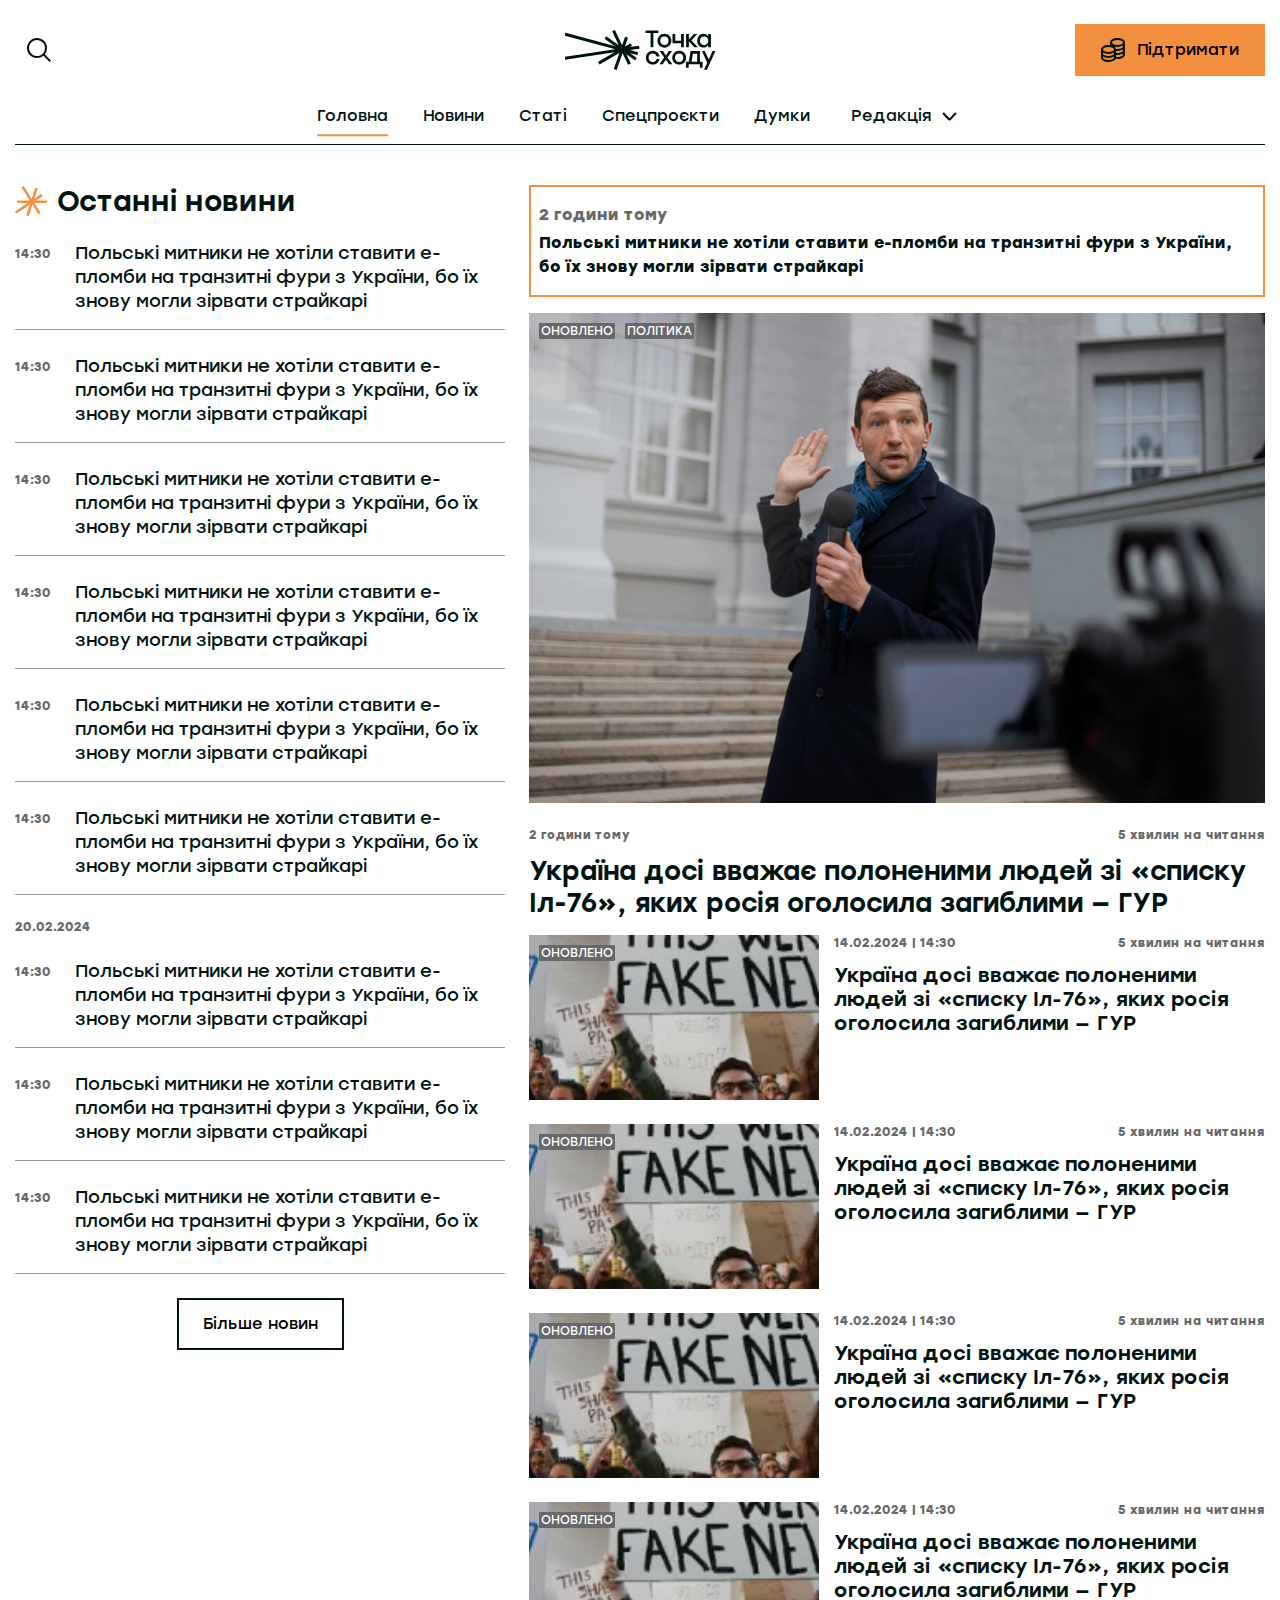
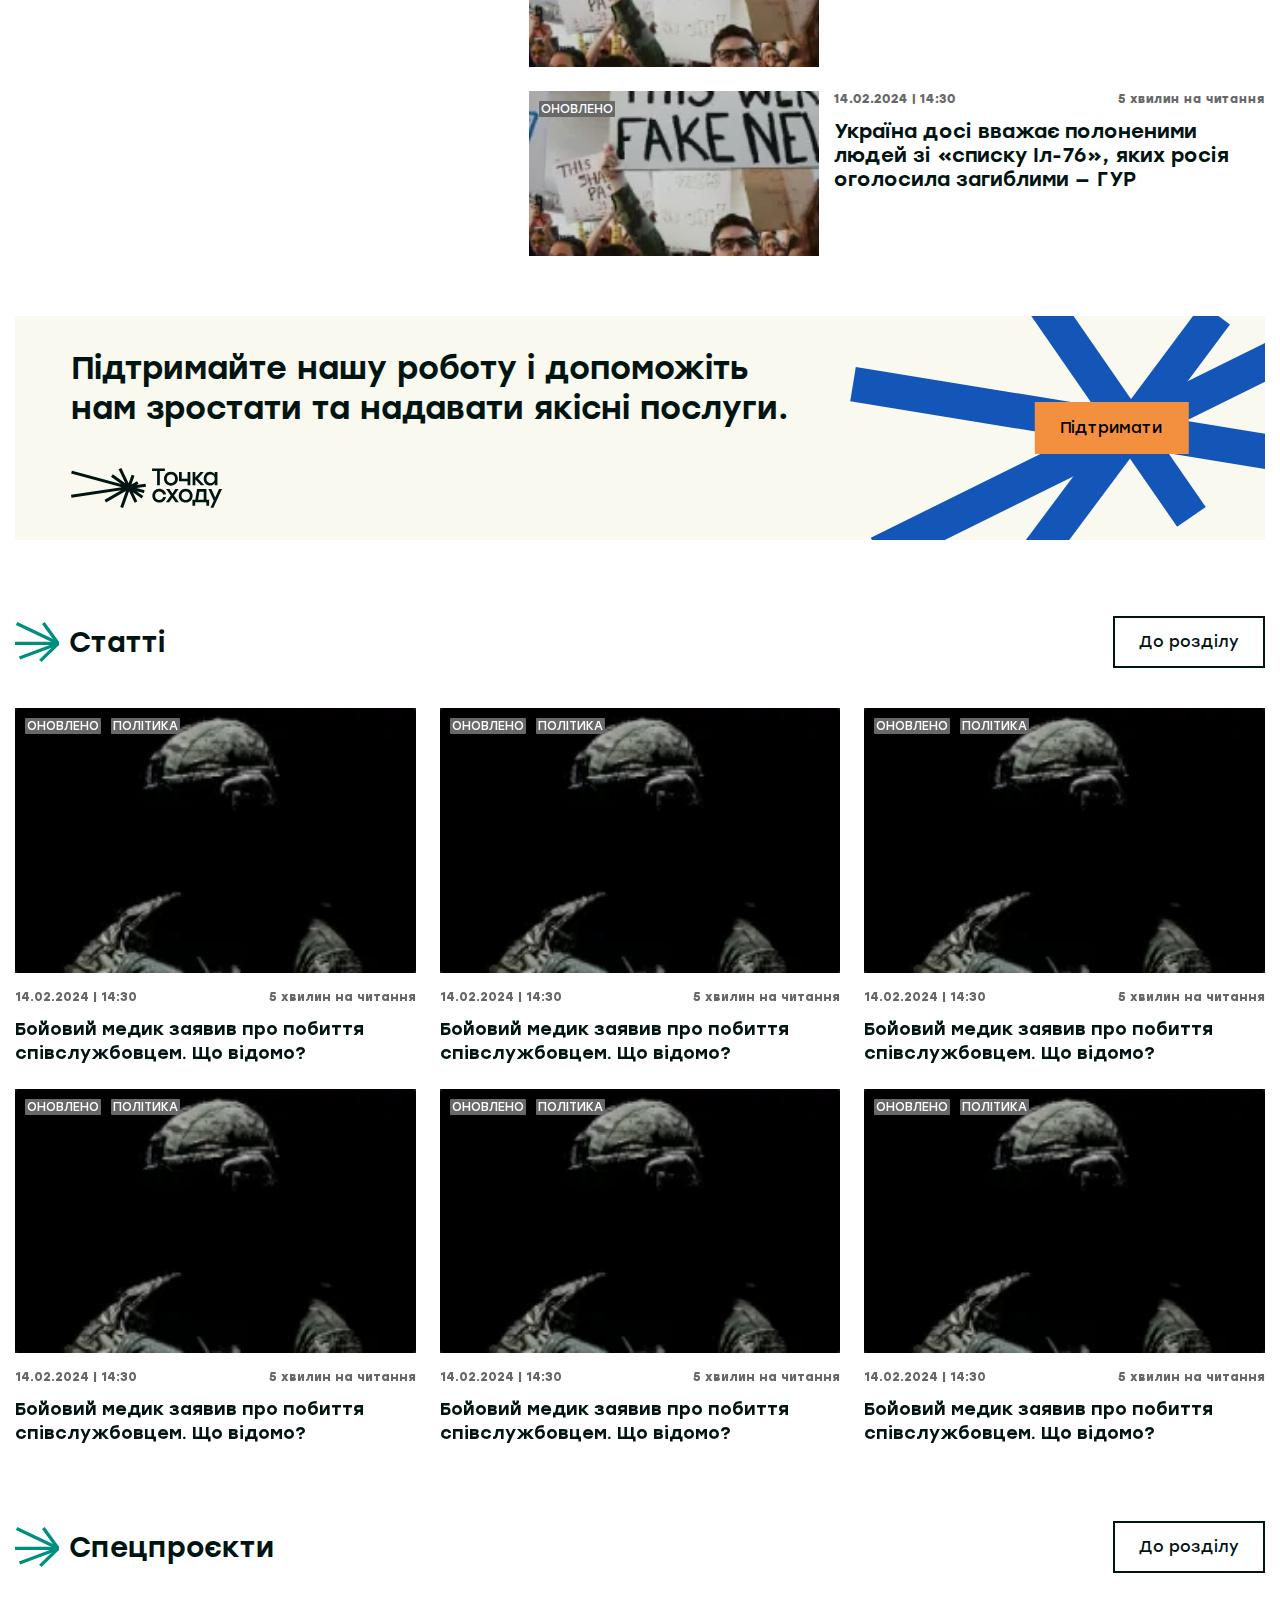
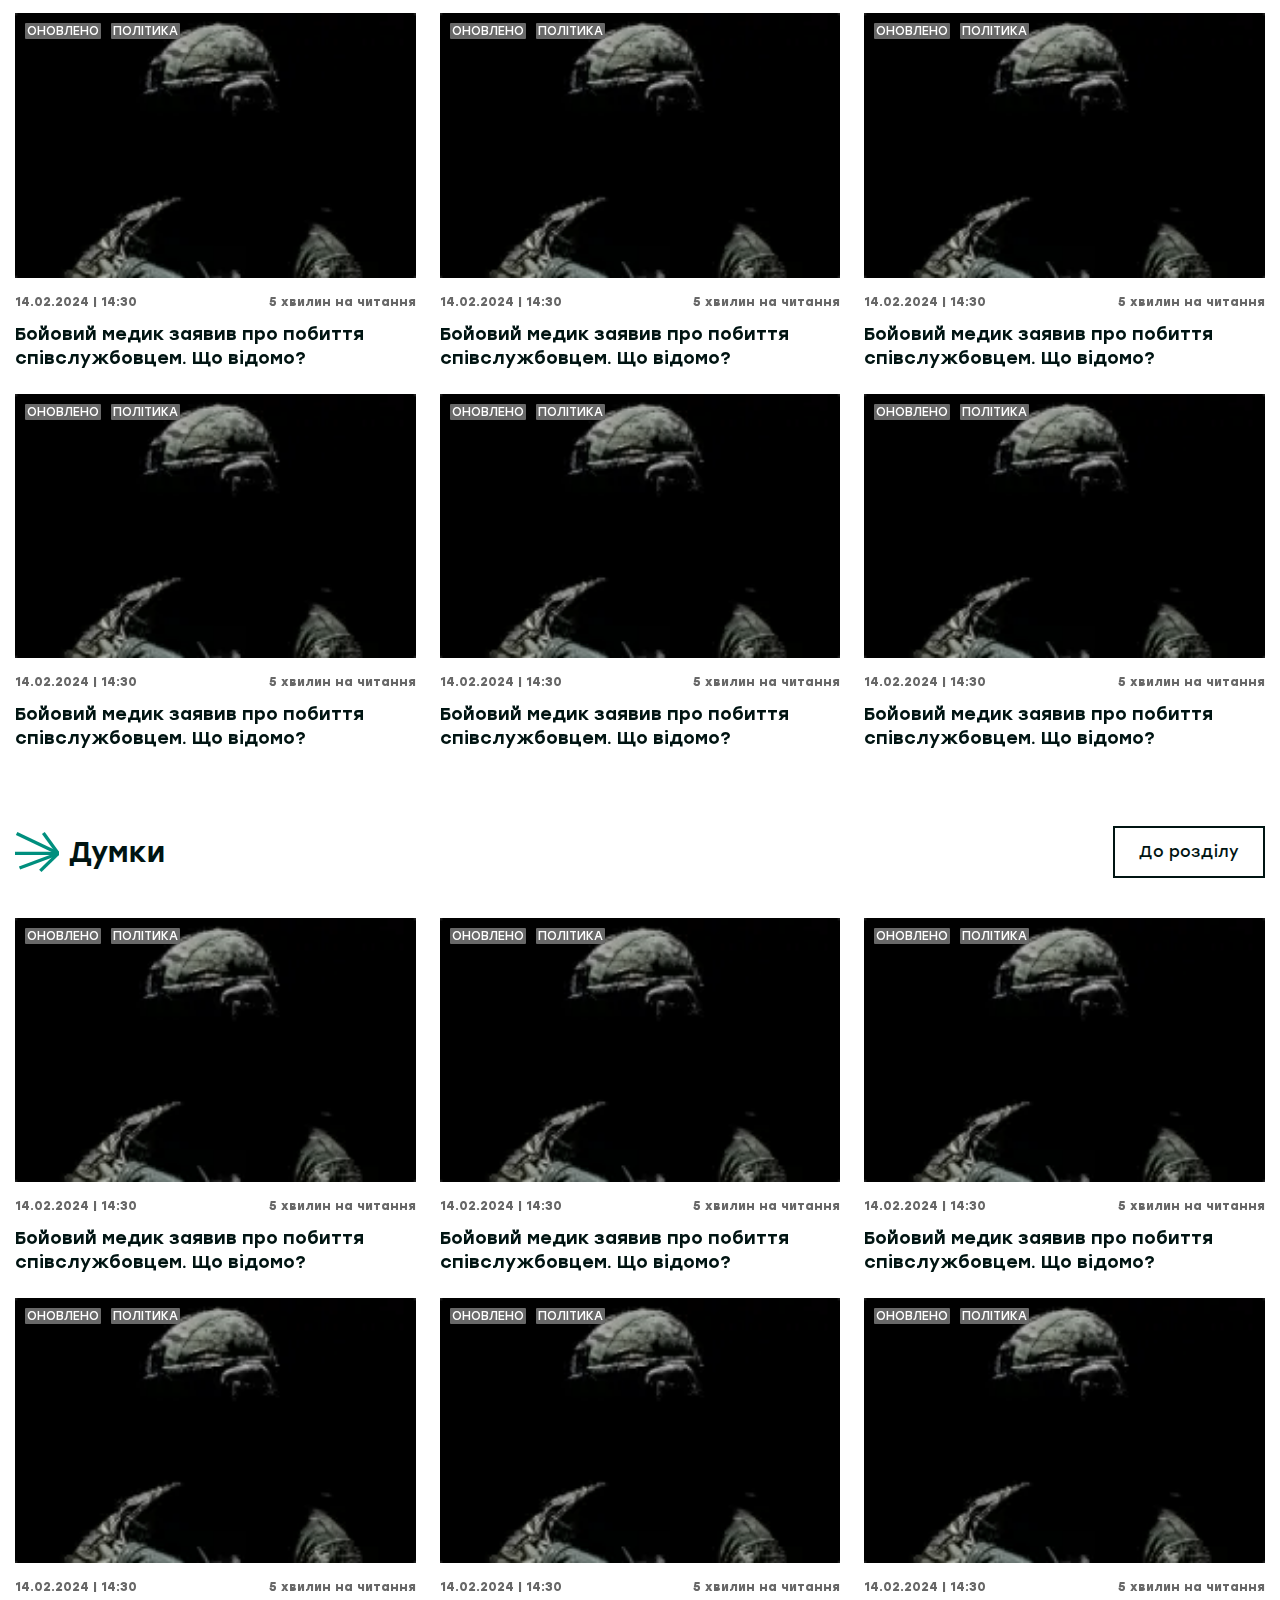
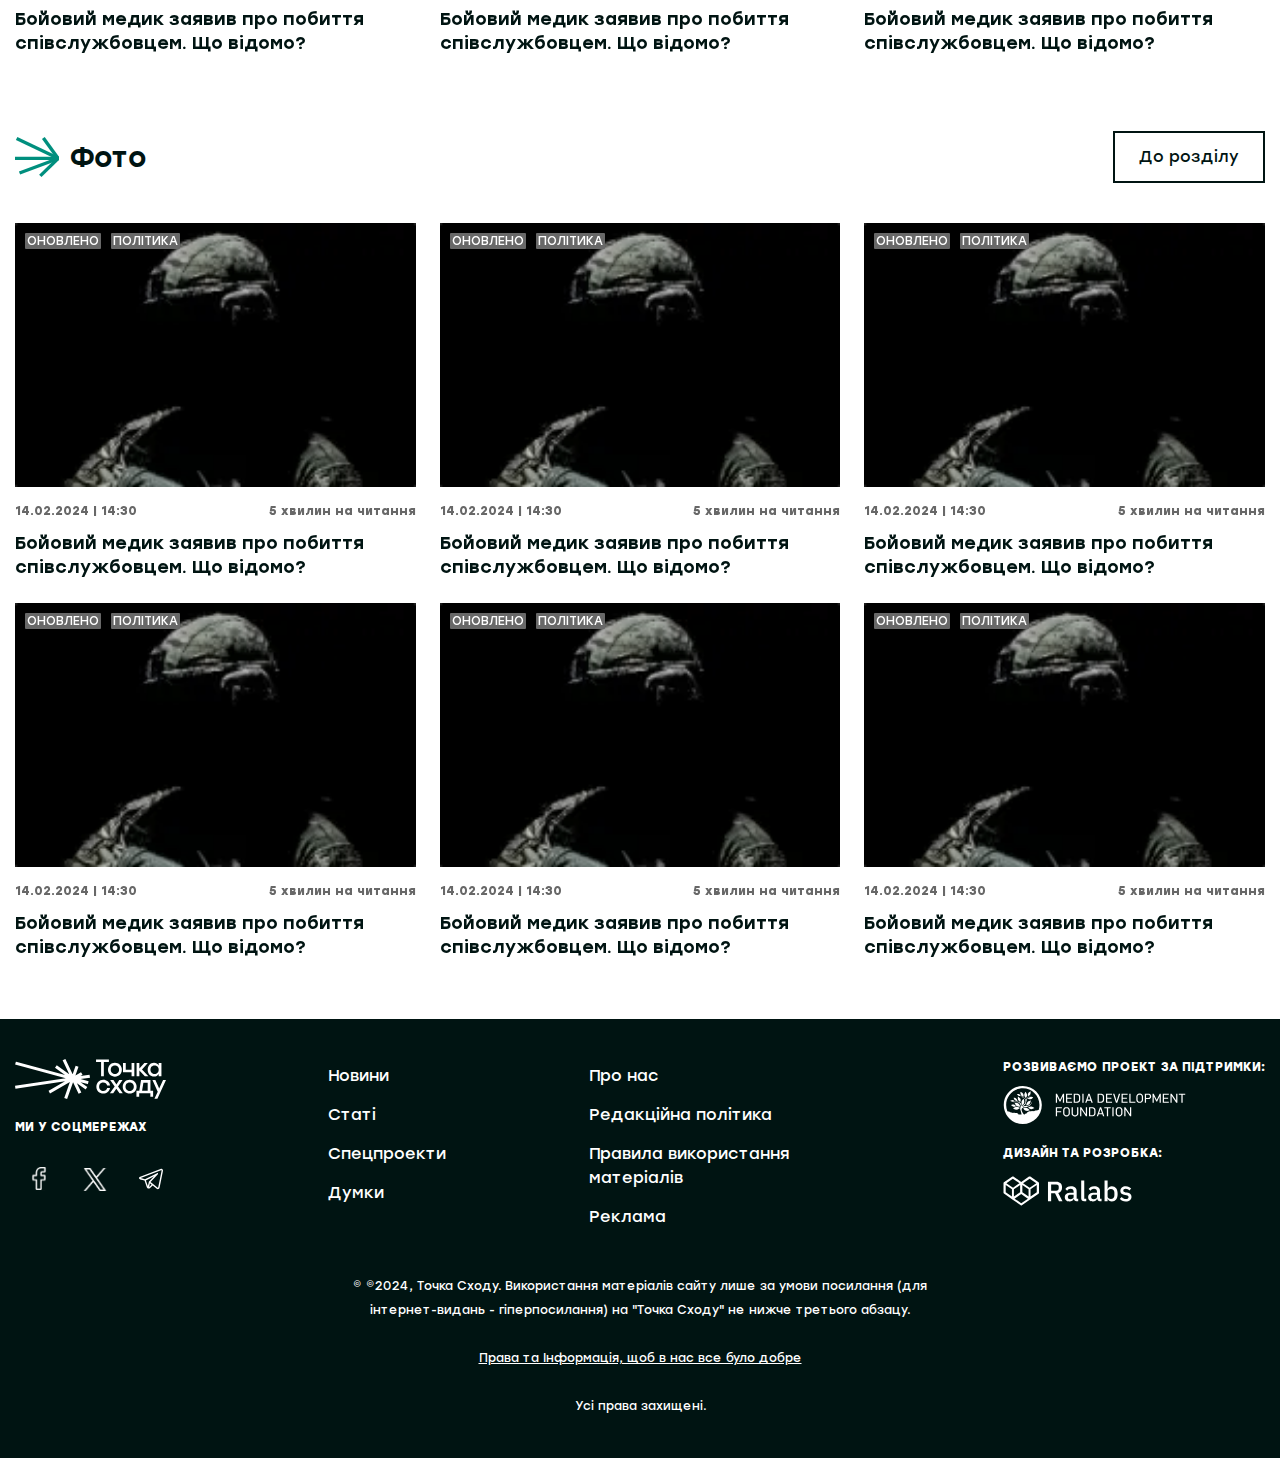
<file: index.html>
<!doctype html>
<html lang="uk">
<head>
  <style>html { opacity: 0; }</style>
  <meta charset="UTF-8">
  <meta http-equiv="X-UA-Compatible" content="IE=edge">
  <meta name="viewport" content="width=device-width,initial-scale=1">
  <title>Головна</title>

  <link rel="shortcut icon" href="favicon.ico" type="image/x-icon">
  <link rel="stylesheet" href="css/main.min.css?_v=20240411181711">

  <script defer="defer" src="js/main.min.js?_v=20240411181711"></script>
</head>

<body class="homepage">

<header class="header">
  <div class="container">
    <div class="header__row">
      <input type="checkbox" id="mobile-menu">
      <label class="menu-hamburger" for="mobile-menu">
        <span class="menu-hamburger__line"></span>
      </label>

      <div class="mobile-menu">
        <div class="mobile-menu__wrapper">
          <form class="mobile-search-bar" action="./search.html">
    <div class="mobile-search-bar__input">
        <span class="icon icon-search">
        </span>
        <label for="search" hidden="hidden">Пошук</label>
        <input type="search" name="search" id="search" placeholder="Пошук" required>
    </div>
</form>
          <nav class="mobile-navigation">
            <ul class="menu__list">
              <li class="menu__item menu__item--active">
                <a href="/" class="menu__link">Головна</a>
              </li>
              <li class="menu__item">
                <a href="./news.html" class="menu__link">Новини</a>
              </li>
              <li class="menu__item">
                <a href="./articles.html" class="menu__link">Статі</a>
              </li>
              <li class="menu__item">
                <a href="./special-projects.html" class="menu__link">Спецпроєкти</a>
              </li>
              <li class="menu__item">
                <a href="./expert-articles.html" class="menu__link">Думки</a>
              </li>
              <li class="menu__item">
                <a href="#" class="menu__link">
                  Редакція
                </a>
              </li>
              <li class="menu__item">
                <a href="./about-us.html" class="menu__link">Про Нас</a>
              </li>
              <li class="menu__item">
                <a href="./editor-policy.html" class="menu__link">Політика Редагування</a>
              </li>
              <li class="menu__item">
                <a href="./usage-policy.html" class="menu__link">Правила використання матеріалів</a>
              </li>
            </ul>
          </nav>
          <ul class="social-media">
            <li class="social-media__item">
              <a class="social-media__link" href="#" title="Facebook">
                <span class="icon icon-facebook"></span>
              </a>
            </li>
            <li class="social-media__item">
              <a class="social-media__link" href="#" title="Twitter">
                <span class="icon icon-twitter"></span>
              </a>
            </li>
            <li class="social-media__item">
              <a class="social-media__link" href="#" title="Telegram">
                <span class="icon icon-telegram"></span>
              </a>
            </li>
          </ul>
        </div>
      </div>

      <form class="search-bar" action="./search.html">
    <button type="button" class="search-bar__btn-open">
        <span class="icon icon-search">
        </span>
    </button>
    <div class="search-bar__input">
        <label for="search" hidden="hidden">Пошук</label>
        <input type="search" name="search" id="search" required>
        <button type="button" class="search-bar__btn-close">
            &#x2715;
        </button>
    </div>
</form>

      <a href="/" class="logo header__logo">
        <img src="./images/logo.svg" alt="">
      </a>

      <div class="header__buttons">
        <button id="donation-btn" class="button button--primary" title="Підтримати">
          <span class="icon icon-donation"></span>
          <span class="text">Підтримати</span>
        </button>
      </div>
    </div>

    <div class="header__row">
      <nav class="main-navigation">
    <ul class="menu__list">
        <li class="menu__item menu__item--active">
            <a href="/" class="menu__link">Головна</a>
        </li>
        <li class="menu__item">
            <a href="./news.html" class="menu__link">Новини</a>
        </li>
        <li class="menu__item">
            <a href="./articles.html" class="menu__link">Статі</a>
        </li>
        <li class="menu__item">
            <a href="./special-projects.html" class="menu__link">Спецпроєкти</a>
        </li>
        <li class="menu__item">
            <a href="./expert-articles.html" class="menu__link">Думки</a>
        </li>
        <li class="menu__item menu-dropdown">
            <a href="#" class="menu-dropdown__button menu-dropdown__button--icon-append">
                Редакція
                <span class="icon icon-arrow-down"></span>
            </a>
            <ul class="menu-dropdown__content">
                <li>
                    <a href="./about-us.html">Про Нас</a>
                </li>
                <li>
                    <a href="./editor-policy.html">Політика Редагування</a>
                </li>
                <li>
                    <a href="./usage-policy.html">Правила використання матеріалів</a>
                </li>
            </ul>
        </li>
    </ul>
</nav>
    </div>
  </div>
</header>

<main class="page">
    <div data-observ></div>
    <section class="home-articles">
        <div class="container">
            <aside class="recent-news">
    <header class="recent-news__header">
        <img src="./images/logo-yellow.svg" alt="Логотип">
        <h2 class="recent-news__heading">
            Останні новини
        </h2>
    </header>

    <div class="article-time-rows">
        
            <article class="article-time-row">
    <a href="./post-page.html" class="article-time-row__box">
        <div class="article-time-row__header">
            <time datetime="14:30">14:30</time>
        </div>
        <header class="article-time-row__wrapper">
            <h3 class="article-time-row__title" title="Title">
                Польські митники не хотіли ставити е-пломби на транзитні фури з України, бо їх знову могли зірвати страйкарі
            </h3>
        </header>
    </a>
</article>

        
            <article class="article-time-row">
    <a href="./post-page.html" class="article-time-row__box">
        <div class="article-time-row__header">
            <time datetime="14:30">14:30</time>
        </div>
        <header class="article-time-row__wrapper">
            <h3 class="article-time-row__title" title="Title">
                Польські митники не хотіли ставити е-пломби на транзитні фури з України, бо їх знову могли зірвати страйкарі
            </h3>
        </header>
    </a>
</article>

        
            <article class="article-time-row">
    <a href="./post-page.html" class="article-time-row__box">
        <div class="article-time-row__header">
            <time datetime="14:30">14:30</time>
        </div>
        <header class="article-time-row__wrapper">
            <h3 class="article-time-row__title" title="Title">
                Польські митники не хотіли ставити е-пломби на транзитні фури з України, бо їх знову могли зірвати страйкарі
            </h3>
        </header>
    </a>
</article>

        
            <article class="article-time-row">
    <a href="./post-page.html" class="article-time-row__box">
        <div class="article-time-row__header">
            <time datetime="14:30">14:30</time>
        </div>
        <header class="article-time-row__wrapper">
            <h3 class="article-time-row__title" title="Title">
                Польські митники не хотіли ставити е-пломби на транзитні фури з України, бо їх знову могли зірвати страйкарі
            </h3>
        </header>
    </a>
</article>

        
            <article class="article-time-row">
    <a href="./post-page.html" class="article-time-row__box">
        <div class="article-time-row__header">
            <time datetime="14:30">14:30</time>
        </div>
        <header class="article-time-row__wrapper">
            <h3 class="article-time-row__title" title="Title">
                Польські митники не хотіли ставити е-пломби на транзитні фури з України, бо їх знову могли зірвати страйкарі
            </h3>
        </header>
    </a>
</article>

        
            <article class="article-time-row">
    <a href="./post-page.html" class="article-time-row__box">
        <div class="article-time-row__header">
            <time datetime="14:30">14:30</time>
        </div>
        <header class="article-time-row__wrapper">
            <h3 class="article-time-row__title" title="Title">
                Польські митники не хотіли ставити е-пломби на транзитні фури з України, бо їх знову могли зірвати страйкарі
            </h3>
        </header>
    </a>
</article>

        

        <time datetime="2024-02-20">20.02.2024</time>

        
            <article class="article-time-row">
    <a href="./post-page.html" class="article-time-row__box">
        <div class="article-time-row__header">
            <time datetime="14:30">14:30</time>
        </div>
        <header class="article-time-row__wrapper">
            <h3 class="article-time-row__title" title="Title">
                Польські митники не хотіли ставити е-пломби на транзитні фури з України, бо їх знову могли зірвати страйкарі
            </h3>
        </header>
    </a>
</article>

        
            <article class="article-time-row">
    <a href="./post-page.html" class="article-time-row__box">
        <div class="article-time-row__header">
            <time datetime="14:30">14:30</time>
        </div>
        <header class="article-time-row__wrapper">
            <h3 class="article-time-row__title" title="Title">
                Польські митники не хотіли ставити е-пломби на транзитні фури з України, бо їх знову могли зірвати страйкарі
            </h3>
        </header>
    </a>
</article>

        
            <article class="article-time-row">
    <a href="./post-page.html" class="article-time-row__box">
        <div class="article-time-row__header">
            <time datetime="14:30">14:30</time>
        </div>
        <header class="article-time-row__wrapper">
            <h3 class="article-time-row__title" title="Title">
                Польські митники не хотіли ставити е-пломби на транзитні фури з України, бо їх знову могли зірвати страйкарі
            </h3>
        </header>
    </a>
</article>

        
    </div>

    <button class="button button--secondary">
        Більше новин
    </button>
</aside>
            <div class="main-articles">
                <article class="article-excerpt">
    <a class="article-excerpt__box" href="#" title="Польські митники не хотіли ставити е-пломби на транзитні фури з України, бо їх знову могли зірвати страйкарі">
        <div class="article-excerpt__header">
            <time>2 години тому</time>
        </div>
        <h3 class="article-excerpt__title">
            Польські митники не хотіли ставити е-пломби на транзитні фури з України, бо їх знову могли зірвати страйкарі
        </h3>
    </a>
</article>


                <article class="article-card article-card--featured mb-4">
                    <div class="article-card__tags">
                        <span class="article-card__tag">Оновлено</span>
                        <span class="article-card__tag">Політика</span>
                    </div>
                    <div class="article-card__image">
                        <picture><source srcset="./images/placeholders/article-card-featured.webp" type="image/webp"><img src="./images/placeholders/article-card-featured.jpeg" alt="Article Card Image Featured"></picture>
                    </div>
                    <header class="article-card__heading">
                        <div class="article-card__timestamps">
                            <time datetime="2024-02-14 14:30">2 години тому</time>
                            <span class="reading-time">
                                5 хвилин на читання
                            </span>
                        </div>
                        <a href="./post-page.html" class="article-card__title" title="Title">
                            Україна досі вважає полоненими людей зі «списку Іл-76», яких росія оголосила загиблими — ГУР
                        </a>
                    </header>
                </article>

                <div class="article-rows">
                    
                        <article>
    <a href="./post-page.html" class="article-row article-row--with-image" title="Україна досі вважає полоненими людей зі «списку Іл-76», яких росія оголосила загиблими — ГУР">
        <div class="article-row__tags">
            <span class="article-card__tag--important article-row__tag">Оновлено</span>
        </div>
        <div class="article-row__image">
            <picture><source srcset="./images/placeholders/article-row.webp" type="image/webp"><img class="" src="./images/placeholders/article-row.png" alt="Article Row"></picture>
        </div>
        <header class="article-row__wrapper">
            <div class="article-row__header">
                <time datetime="2024-02-14 14:30">14.02.2024 | 14:30</time>
                <span class="reading-time">
                    5 хвилин на читання
                </span>
            </div>
            <h3 class="article-row__title">
                Україна досі вважає полоненими людей зі «списку Іл-76», яких росія оголосила загиблими — ГУР
            </h3>
        </header>
    </a>
</article>
                    
                        <article>
    <a href="./post-page.html" class="article-row article-row--with-image" title="Україна досі вважає полоненими людей зі «списку Іл-76», яких росія оголосила загиблими — ГУР">
        <div class="article-row__tags">
            <span class="article-card__tag--important article-row__tag">Оновлено</span>
        </div>
        <div class="article-row__image">
            <picture><source srcset="./images/placeholders/article-row.webp" type="image/webp"><img class="" src="./images/placeholders/article-row.png" alt="Article Row"></picture>
        </div>
        <header class="article-row__wrapper">
            <div class="article-row__header">
                <time datetime="2024-02-14 14:30">14.02.2024 | 14:30</time>
                <span class="reading-time">
                    5 хвилин на читання
                </span>
            </div>
            <h3 class="article-row__title">
                Україна досі вважає полоненими людей зі «списку Іл-76», яких росія оголосила загиблими — ГУР
            </h3>
        </header>
    </a>
</article>
                    
                        <article>
    <a href="./post-page.html" class="article-row article-row--with-image" title="Україна досі вважає полоненими людей зі «списку Іл-76», яких росія оголосила загиблими — ГУР">
        <div class="article-row__tags">
            <span class="article-card__tag--important article-row__tag">Оновлено</span>
        </div>
        <div class="article-row__image">
            <picture><source srcset="./images/placeholders/article-row.webp" type="image/webp"><img class="" src="./images/placeholders/article-row.png" alt="Article Row"></picture>
        </div>
        <header class="article-row__wrapper">
            <div class="article-row__header">
                <time datetime="2024-02-14 14:30">14.02.2024 | 14:30</time>
                <span class="reading-time">
                    5 хвилин на читання
                </span>
            </div>
            <h3 class="article-row__title">
                Україна досі вважає полоненими людей зі «списку Іл-76», яких росія оголосила загиблими — ГУР
            </h3>
        </header>
    </a>
</article>
                    
                        <article>
    <a href="./post-page.html" class="article-row article-row--with-image" title="Україна досі вважає полоненими людей зі «списку Іл-76», яких росія оголосила загиблими — ГУР">
        <div class="article-row__tags">
            <span class="article-card__tag--important article-row__tag">Оновлено</span>
        </div>
        <div class="article-row__image">
            <picture><source srcset="./images/placeholders/article-row.webp" type="image/webp"><img class="" src="./images/placeholders/article-row.png" alt="Article Row"></picture>
        </div>
        <header class="article-row__wrapper">
            <div class="article-row__header">
                <time datetime="2024-02-14 14:30">14.02.2024 | 14:30</time>
                <span class="reading-time">
                    5 хвилин на читання
                </span>
            </div>
            <h3 class="article-row__title">
                Україна досі вважає полоненими людей зі «списку Іл-76», яких росія оголосила загиблими — ГУР
            </h3>
        </header>
    </a>
</article>
                    
                        <article>
    <a href="./post-page.html" class="article-row article-row--with-image" title="Україна досі вважає полоненими людей зі «списку Іл-76», яких росія оголосила загиблими — ГУР">
        <div class="article-row__tags">
            <span class="article-card__tag--important article-row__tag">Оновлено</span>
        </div>
        <div class="article-row__image">
            <picture><source srcset="./images/placeholders/article-row.webp" type="image/webp"><img class="" src="./images/placeholders/article-row.png" alt="Article Row"></picture>
        </div>
        <header class="article-row__wrapper">
            <div class="article-row__header">
                <time datetime="2024-02-14 14:30">14.02.2024 | 14:30</time>
                <span class="reading-time">
                    5 хвилин на читання
                </span>
            </div>
            <h3 class="article-row__title">
                Україна досі вважає полоненими людей зі «списку Іл-76», яких росія оголосила загиблими — ГУР
            </h3>
        </header>
    </a>
</article>
                    
                </div>
            </div>
        </div>
    </section>


    <section class="section adaptive-banner">
        <div class="container">
            <div class="banner">
    <h2 class="banner__heading">Підтримайте нашу роботу і допоможіть нам зростати та надавати якісні
        послуги.</h2>
    <img class="banner__logo" src="./images/logo.svg" alt="Logo">
    <button class="button button--primary banner__cta">
        Підтримати
    </button>
</div>
            <div class="side-banner">
    <h2 class="side-banner__heading">Підтримайте нашу роботу і допоможіть нам зростати та надавати якісні
        послуги.</h2>
    <img class="side-banner__logo" src="./images/logo.svg" alt="Logo">
    <button class="button button--primary side-banner__cta">
        Підтримати
    </button>
</div>
        </div>
    </section>

    <section class="section articles-category-slider" aria-labelledby="carousel-heading" data-slider="splide">
        <div class="container">
            <header class="articles-category__heading">
                <img src="./images/logo-half-green.svg" alt="Logo">
                <h2 class="articles-category__title like-h1">
                    Cтатті
                </h2>

                <a href="./articles.html" class="button button--secondary" title="Переглянути розділ">До розділу</a>
            </header>

            <div class="splide__track">
                <ul class="articles-category__grid articles-category__list splide-transform splide__list">
                    
                        <li class="splide__slide">
                            <article class="article">
    <a class="article-card" href="./post-page.html">
        <div class="article-card__tags">
            <span class="article-card__tag">Оновлено</span>
            <span class="article-card__tag">Політика</span>
        </div>
        <div class="article-card__image">
            <picture><source srcset="./images/placeholders/article-card.webp" type="image/webp"><img src="./images/placeholders/article-card.png" alt="Article Card Image"></picture>
        </div>
        <header class="article-card__heading">
            <div class="article-card__timestamps">
                <time datetime="2024-02-14 14:30">14.02.2024 | 14:30</time>
                <span class="reading-time">
                  5 хвилин на читання
                </span>
            </div>
            <h3 class="article-card__title" title="Title">
                Бойовий медик заявив про побиття співслужбовцем. Що відомо?
            </h3>
        </header>
    </a>
</article>
                        </li>
                    
                        <li class="splide__slide">
                            <article class="article">
    <a class="article-card" href="./post-page.html">
        <div class="article-card__tags">
            <span class="article-card__tag">Оновлено</span>
            <span class="article-card__tag">Політика</span>
        </div>
        <div class="article-card__image">
            <picture><source srcset="./images/placeholders/article-card.webp" type="image/webp"><img src="./images/placeholders/article-card.png" alt="Article Card Image"></picture>
        </div>
        <header class="article-card__heading">
            <div class="article-card__timestamps">
                <time datetime="2024-02-14 14:30">14.02.2024 | 14:30</time>
                <span class="reading-time">
                  5 хвилин на читання
                </span>
            </div>
            <h3 class="article-card__title" title="Title">
                Бойовий медик заявив про побиття співслужбовцем. Що відомо?
            </h3>
        </header>
    </a>
</article>
                        </li>
                    
                        <li class="splide__slide">
                            <article class="article">
    <a class="article-card" href="./post-page.html">
        <div class="article-card__tags">
            <span class="article-card__tag">Оновлено</span>
            <span class="article-card__tag">Політика</span>
        </div>
        <div class="article-card__image">
            <picture><source srcset="./images/placeholders/article-card.webp" type="image/webp"><img src="./images/placeholders/article-card.png" alt="Article Card Image"></picture>
        </div>
        <header class="article-card__heading">
            <div class="article-card__timestamps">
                <time datetime="2024-02-14 14:30">14.02.2024 | 14:30</time>
                <span class="reading-time">
                  5 хвилин на читання
                </span>
            </div>
            <h3 class="article-card__title" title="Title">
                Бойовий медик заявив про побиття співслужбовцем. Що відомо?
            </h3>
        </header>
    </a>
</article>
                        </li>
                    
                        <li class="splide__slide">
                            <article class="article">
    <a class="article-card" href="./post-page.html">
        <div class="article-card__tags">
            <span class="article-card__tag">Оновлено</span>
            <span class="article-card__tag">Політика</span>
        </div>
        <div class="article-card__image">
            <picture><source srcset="./images/placeholders/article-card.webp" type="image/webp"><img src="./images/placeholders/article-card.png" alt="Article Card Image"></picture>
        </div>
        <header class="article-card__heading">
            <div class="article-card__timestamps">
                <time datetime="2024-02-14 14:30">14.02.2024 | 14:30</time>
                <span class="reading-time">
                  5 хвилин на читання
                </span>
            </div>
            <h3 class="article-card__title" title="Title">
                Бойовий медик заявив про побиття співслужбовцем. Що відомо?
            </h3>
        </header>
    </a>
</article>
                        </li>
                    
                        <li class="splide__slide">
                            <article class="article">
    <a class="article-card" href="./post-page.html">
        <div class="article-card__tags">
            <span class="article-card__tag">Оновлено</span>
            <span class="article-card__tag">Політика</span>
        </div>
        <div class="article-card__image">
            <picture><source srcset="./images/placeholders/article-card.webp" type="image/webp"><img src="./images/placeholders/article-card.png" alt="Article Card Image"></picture>
        </div>
        <header class="article-card__heading">
            <div class="article-card__timestamps">
                <time datetime="2024-02-14 14:30">14.02.2024 | 14:30</time>
                <span class="reading-time">
                  5 хвилин на читання
                </span>
            </div>
            <h3 class="article-card__title" title="Title">
                Бойовий медик заявив про побиття співслужбовцем. Що відомо?
            </h3>
        </header>
    </a>
</article>
                        </li>
                    
                        <li class="splide__slide">
                            <article class="article">
    <a class="article-card" href="./post-page.html">
        <div class="article-card__tags">
            <span class="article-card__tag">Оновлено</span>
            <span class="article-card__tag">Політика</span>
        </div>
        <div class="article-card__image">
            <picture><source srcset="./images/placeholders/article-card.webp" type="image/webp"><img src="./images/placeholders/article-card.png" alt="Article Card Image"></picture>
        </div>
        <header class="article-card__heading">
            <div class="article-card__timestamps">
                <time datetime="2024-02-14 14:30">14.02.2024 | 14:30</time>
                <span class="reading-time">
                  5 хвилин на читання
                </span>
            </div>
            <h3 class="article-card__title" title="Title">
                Бойовий медик заявив про побиття співслужбовцем. Що відомо?
            </h3>
        </header>
    </a>
</article>
                        </li>
                    
                </ul>
            </div>

            <div class="articles-category__controls">
                <div class="splide__arrows">
                    <button class="splide__arrow splide__arrow--prev">
                        <i class="icon icon-arrow-left"></i>
                    </button>
                    <button class="splide__arrow splide__arrow--next">
                        <i class="icon icon-arrow-right"></i>
                    </button>
                </div>
            </div>
        </div>
    </section>

    <section class="section articles-category-slider" aria-labelledby="carousel-heading" data-slider="splide">
        <div class="container">
            <header class="articles-category__heading">
                <img src="./images/logo-half-green.svg" alt="Logo">

                <h2 class="articles-category__title like-h1">
                    Спецпроєкти
                </h2>

                <a href="./articles.html" class="button button--secondary" title="Переглянути розділ">До розділу</a>
            </header>

            <div class="splide__track">
                <ul class="articles-category__grid articles-category__list splide-transform splide__list">
                    
                    <li class="splide__slide">
                        <article class="article">
    <a class="article-card" href="./post-page.html">
        <div class="article-card__tags">
            <span class="article-card__tag">Оновлено</span>
            <span class="article-card__tag">Політика</span>
        </div>
        <div class="article-card__image">
            <picture><source srcset="./images/placeholders/article-card.webp" type="image/webp"><img src="./images/placeholders/article-card.png" alt="Article Card Image"></picture>
        </div>
        <header class="article-card__heading">
            <div class="article-card__timestamps">
                <time datetime="2024-02-14 14:30">14.02.2024 | 14:30</time>
                <span class="reading-time">
                  5 хвилин на читання
                </span>
            </div>
            <h3 class="article-card__title" title="Title">
                Бойовий медик заявив про побиття співслужбовцем. Що відомо?
            </h3>
        </header>
    </a>
</article>
                    </li>
                    
                    <li class="splide__slide">
                        <article class="article">
    <a class="article-card" href="./post-page.html">
        <div class="article-card__tags">
            <span class="article-card__tag">Оновлено</span>
            <span class="article-card__tag">Політика</span>
        </div>
        <div class="article-card__image">
            <picture><source srcset="./images/placeholders/article-card.webp" type="image/webp"><img src="./images/placeholders/article-card.png" alt="Article Card Image"></picture>
        </div>
        <header class="article-card__heading">
            <div class="article-card__timestamps">
                <time datetime="2024-02-14 14:30">14.02.2024 | 14:30</time>
                <span class="reading-time">
                  5 хвилин на читання
                </span>
            </div>
            <h3 class="article-card__title" title="Title">
                Бойовий медик заявив про побиття співслужбовцем. Що відомо?
            </h3>
        </header>
    </a>
</article>
                    </li>
                    
                    <li class="splide__slide">
                        <article class="article">
    <a class="article-card" href="./post-page.html">
        <div class="article-card__tags">
            <span class="article-card__tag">Оновлено</span>
            <span class="article-card__tag">Політика</span>
        </div>
        <div class="article-card__image">
            <picture><source srcset="./images/placeholders/article-card.webp" type="image/webp"><img src="./images/placeholders/article-card.png" alt="Article Card Image"></picture>
        </div>
        <header class="article-card__heading">
            <div class="article-card__timestamps">
                <time datetime="2024-02-14 14:30">14.02.2024 | 14:30</time>
                <span class="reading-time">
                  5 хвилин на читання
                </span>
            </div>
            <h3 class="article-card__title" title="Title">
                Бойовий медик заявив про побиття співслужбовцем. Що відомо?
            </h3>
        </header>
    </a>
</article>
                    </li>
                    
                    <li class="splide__slide">
                        <article class="article">
    <a class="article-card" href="./post-page.html">
        <div class="article-card__tags">
            <span class="article-card__tag">Оновлено</span>
            <span class="article-card__tag">Політика</span>
        </div>
        <div class="article-card__image">
            <picture><source srcset="./images/placeholders/article-card.webp" type="image/webp"><img src="./images/placeholders/article-card.png" alt="Article Card Image"></picture>
        </div>
        <header class="article-card__heading">
            <div class="article-card__timestamps">
                <time datetime="2024-02-14 14:30">14.02.2024 | 14:30</time>
                <span class="reading-time">
                  5 хвилин на читання
                </span>
            </div>
            <h3 class="article-card__title" title="Title">
                Бойовий медик заявив про побиття співслужбовцем. Що відомо?
            </h3>
        </header>
    </a>
</article>
                    </li>
                    
                    <li class="splide__slide">
                        <article class="article">
    <a class="article-card" href="./post-page.html">
        <div class="article-card__tags">
            <span class="article-card__tag">Оновлено</span>
            <span class="article-card__tag">Політика</span>
        </div>
        <div class="article-card__image">
            <picture><source srcset="./images/placeholders/article-card.webp" type="image/webp"><img src="./images/placeholders/article-card.png" alt="Article Card Image"></picture>
        </div>
        <header class="article-card__heading">
            <div class="article-card__timestamps">
                <time datetime="2024-02-14 14:30">14.02.2024 | 14:30</time>
                <span class="reading-time">
                  5 хвилин на читання
                </span>
            </div>
            <h3 class="article-card__title" title="Title">
                Бойовий медик заявив про побиття співслужбовцем. Що відомо?
            </h3>
        </header>
    </a>
</article>
                    </li>
                    
                    <li class="splide__slide">
                        <article class="article">
    <a class="article-card" href="./post-page.html">
        <div class="article-card__tags">
            <span class="article-card__tag">Оновлено</span>
            <span class="article-card__tag">Політика</span>
        </div>
        <div class="article-card__image">
            <picture><source srcset="./images/placeholders/article-card.webp" type="image/webp"><img src="./images/placeholders/article-card.png" alt="Article Card Image"></picture>
        </div>
        <header class="article-card__heading">
            <div class="article-card__timestamps">
                <time datetime="2024-02-14 14:30">14.02.2024 | 14:30</time>
                <span class="reading-time">
                  5 хвилин на читання
                </span>
            </div>
            <h3 class="article-card__title" title="Title">
                Бойовий медик заявив про побиття співслужбовцем. Що відомо?
            </h3>
        </header>
    </a>
</article>
                    </li>
                    
                </ul>
            </div>

            <div class="articles-category__controls">
                <div class="splide__arrows">
                    <button class="splide__arrow splide__arrow--prev">
                        <i class="icon icon-arrow-left"></i>
                    </button>
                    <button class="splide__arrow splide__arrow--next">
                        <i class="icon icon-arrow-right"></i>
                    </button>
                </div>
            </div>
        </div>
    </section>

    <section class="section articles-category-slider" aria-labelledby="carousel-heading" data-slider="splide">
        <div class="container">
            <header class="articles-category__heading">
                <img src="./images/logo-half-green.svg" alt="Logo">

                <h2 class="articles-category__title like-h1">
                    Думки
                </h2>

                <a href="./articles.html" class="button button--secondary" title="Переглянути розділ">До розділу</a>
            </header>

            <div class="splide__track">
                <ul class="articles-category__grid articles-category__list splide-transform splide__list">
                    
                        <li class="splide__slide">
                            <article class="article">
    <a class="article-card" href="./post-page.html">
        <div class="article-card__tags">
            <span class="article-card__tag">Оновлено</span>
            <span class="article-card__tag">Політика</span>
        </div>
        <div class="article-card__image">
            <picture><source srcset="./images/placeholders/article-card.webp" type="image/webp"><img src="./images/placeholders/article-card.png" alt="Article Card Image"></picture>
        </div>
        <header class="article-card__heading">
            <div class="article-card__timestamps">
                <time datetime="2024-02-14 14:30">14.02.2024 | 14:30</time>
                <span class="reading-time">
                  5 хвилин на читання
                </span>
            </div>
            <h3 class="article-card__title" title="Title">
                Бойовий медик заявив про побиття співслужбовцем. Що відомо?
            </h3>
        </header>
    </a>
</article>
                        </li>
                    
                        <li class="splide__slide">
                            <article class="article">
    <a class="article-card" href="./post-page.html">
        <div class="article-card__tags">
            <span class="article-card__tag">Оновлено</span>
            <span class="article-card__tag">Політика</span>
        </div>
        <div class="article-card__image">
            <picture><source srcset="./images/placeholders/article-card.webp" type="image/webp"><img src="./images/placeholders/article-card.png" alt="Article Card Image"></picture>
        </div>
        <header class="article-card__heading">
            <div class="article-card__timestamps">
                <time datetime="2024-02-14 14:30">14.02.2024 | 14:30</time>
                <span class="reading-time">
                  5 хвилин на читання
                </span>
            </div>
            <h3 class="article-card__title" title="Title">
                Бойовий медик заявив про побиття співслужбовцем. Що відомо?
            </h3>
        </header>
    </a>
</article>
                        </li>
                    
                        <li class="splide__slide">
                            <article class="article">
    <a class="article-card" href="./post-page.html">
        <div class="article-card__tags">
            <span class="article-card__tag">Оновлено</span>
            <span class="article-card__tag">Політика</span>
        </div>
        <div class="article-card__image">
            <picture><source srcset="./images/placeholders/article-card.webp" type="image/webp"><img src="./images/placeholders/article-card.png" alt="Article Card Image"></picture>
        </div>
        <header class="article-card__heading">
            <div class="article-card__timestamps">
                <time datetime="2024-02-14 14:30">14.02.2024 | 14:30</time>
                <span class="reading-time">
                  5 хвилин на читання
                </span>
            </div>
            <h3 class="article-card__title" title="Title">
                Бойовий медик заявив про побиття співслужбовцем. Що відомо?
            </h3>
        </header>
    </a>
</article>
                        </li>
                    
                        <li class="splide__slide">
                            <article class="article">
    <a class="article-card" href="./post-page.html">
        <div class="article-card__tags">
            <span class="article-card__tag">Оновлено</span>
            <span class="article-card__tag">Політика</span>
        </div>
        <div class="article-card__image">
            <picture><source srcset="./images/placeholders/article-card.webp" type="image/webp"><img src="./images/placeholders/article-card.png" alt="Article Card Image"></picture>
        </div>
        <header class="article-card__heading">
            <div class="article-card__timestamps">
                <time datetime="2024-02-14 14:30">14.02.2024 | 14:30</time>
                <span class="reading-time">
                  5 хвилин на читання
                </span>
            </div>
            <h3 class="article-card__title" title="Title">
                Бойовий медик заявив про побиття співслужбовцем. Що відомо?
            </h3>
        </header>
    </a>
</article>
                        </li>
                    
                        <li class="splide__slide">
                            <article class="article">
    <a class="article-card" href="./post-page.html">
        <div class="article-card__tags">
            <span class="article-card__tag">Оновлено</span>
            <span class="article-card__tag">Політика</span>
        </div>
        <div class="article-card__image">
            <picture><source srcset="./images/placeholders/article-card.webp" type="image/webp"><img src="./images/placeholders/article-card.png" alt="Article Card Image"></picture>
        </div>
        <header class="article-card__heading">
            <div class="article-card__timestamps">
                <time datetime="2024-02-14 14:30">14.02.2024 | 14:30</time>
                <span class="reading-time">
                  5 хвилин на читання
                </span>
            </div>
            <h3 class="article-card__title" title="Title">
                Бойовий медик заявив про побиття співслужбовцем. Що відомо?
            </h3>
        </header>
    </a>
</article>
                        </li>
                    
                        <li class="splide__slide">
                            <article class="article">
    <a class="article-card" href="./post-page.html">
        <div class="article-card__tags">
            <span class="article-card__tag">Оновлено</span>
            <span class="article-card__tag">Політика</span>
        </div>
        <div class="article-card__image">
            <picture><source srcset="./images/placeholders/article-card.webp" type="image/webp"><img src="./images/placeholders/article-card.png" alt="Article Card Image"></picture>
        </div>
        <header class="article-card__heading">
            <div class="article-card__timestamps">
                <time datetime="2024-02-14 14:30">14.02.2024 | 14:30</time>
                <span class="reading-time">
                  5 хвилин на читання
                </span>
            </div>
            <h3 class="article-card__title" title="Title">
                Бойовий медик заявив про побиття співслужбовцем. Що відомо?
            </h3>
        </header>
    </a>
</article>
                        </li>
                    
                </ul>
            </div>

            <div class="articles-category__controls">
                <div class="splide__arrows">
                    <button class="splide__arrow splide__arrow--prev">
                        <i class="icon icon-arrow-left"></i>
                    </button>
                    <button class="splide__arrow splide__arrow--next">
                        <i class="icon icon-arrow-right"></i>
                    </button>
                </div>
            </div>
        </div>
    </section>

    <section class="section articles-category-slider" aria-labelledby="carousel-heading" data-slider="splide">
        <div class="container">
            <header class="articles-category__heading">
                <img src="./images/logo-half-green.svg" alt="Logo">

                <h2 class="articles-category__title like-h1">
                    Фото
                </h2>

                <a href="./articles.html" class="button button--secondary" title="Переглянути розділ">До розділу</a>
            </header>

            <div class="splide__track">
                <ul class="articles-category__grid articles-category__list splide-transform splide__list">
                    
                        <li class="splide__slide">
                            <article class="article">
    <a class="article-card" href="./post-page.html">
        <div class="article-card__tags">
            <span class="article-card__tag">Оновлено</span>
            <span class="article-card__tag">Політика</span>
        </div>
        <div class="article-card__image">
            <picture><source srcset="./images/placeholders/article-card.webp" type="image/webp"><img src="./images/placeholders/article-card.png" alt="Article Card Image"></picture>
        </div>
        <header class="article-card__heading">
            <div class="article-card__timestamps">
                <time datetime="2024-02-14 14:30">14.02.2024 | 14:30</time>
                <span class="reading-time">
                  5 хвилин на читання
                </span>
            </div>
            <h3 class="article-card__title" title="Title">
                Бойовий медик заявив про побиття співслужбовцем. Що відомо?
            </h3>
        </header>
    </a>
</article>
                        </li>
                    
                        <li class="splide__slide">
                            <article class="article">
    <a class="article-card" href="./post-page.html">
        <div class="article-card__tags">
            <span class="article-card__tag">Оновлено</span>
            <span class="article-card__tag">Політика</span>
        </div>
        <div class="article-card__image">
            <picture><source srcset="./images/placeholders/article-card.webp" type="image/webp"><img src="./images/placeholders/article-card.png" alt="Article Card Image"></picture>
        </div>
        <header class="article-card__heading">
            <div class="article-card__timestamps">
                <time datetime="2024-02-14 14:30">14.02.2024 | 14:30</time>
                <span class="reading-time">
                  5 хвилин на читання
                </span>
            </div>
            <h3 class="article-card__title" title="Title">
                Бойовий медик заявив про побиття співслужбовцем. Що відомо?
            </h3>
        </header>
    </a>
</article>
                        </li>
                    
                        <li class="splide__slide">
                            <article class="article">
    <a class="article-card" href="./post-page.html">
        <div class="article-card__tags">
            <span class="article-card__tag">Оновлено</span>
            <span class="article-card__tag">Політика</span>
        </div>
        <div class="article-card__image">
            <picture><source srcset="./images/placeholders/article-card.webp" type="image/webp"><img src="./images/placeholders/article-card.png" alt="Article Card Image"></picture>
        </div>
        <header class="article-card__heading">
            <div class="article-card__timestamps">
                <time datetime="2024-02-14 14:30">14.02.2024 | 14:30</time>
                <span class="reading-time">
                  5 хвилин на читання
                </span>
            </div>
            <h3 class="article-card__title" title="Title">
                Бойовий медик заявив про побиття співслужбовцем. Що відомо?
            </h3>
        </header>
    </a>
</article>
                        </li>
                    
                        <li class="splide__slide">
                            <article class="article">
    <a class="article-card" href="./post-page.html">
        <div class="article-card__tags">
            <span class="article-card__tag">Оновлено</span>
            <span class="article-card__tag">Політика</span>
        </div>
        <div class="article-card__image">
            <picture><source srcset="./images/placeholders/article-card.webp" type="image/webp"><img src="./images/placeholders/article-card.png" alt="Article Card Image"></picture>
        </div>
        <header class="article-card__heading">
            <div class="article-card__timestamps">
                <time datetime="2024-02-14 14:30">14.02.2024 | 14:30</time>
                <span class="reading-time">
                  5 хвилин на читання
                </span>
            </div>
            <h3 class="article-card__title" title="Title">
                Бойовий медик заявив про побиття співслужбовцем. Що відомо?
            </h3>
        </header>
    </a>
</article>
                        </li>
                    
                        <li class="splide__slide">
                            <article class="article">
    <a class="article-card" href="./post-page.html">
        <div class="article-card__tags">
            <span class="article-card__tag">Оновлено</span>
            <span class="article-card__tag">Політика</span>
        </div>
        <div class="article-card__image">
            <picture><source srcset="./images/placeholders/article-card.webp" type="image/webp"><img src="./images/placeholders/article-card.png" alt="Article Card Image"></picture>
        </div>
        <header class="article-card__heading">
            <div class="article-card__timestamps">
                <time datetime="2024-02-14 14:30">14.02.2024 | 14:30</time>
                <span class="reading-time">
                  5 хвилин на читання
                </span>
            </div>
            <h3 class="article-card__title" title="Title">
                Бойовий медик заявив про побиття співслужбовцем. Що відомо?
            </h3>
        </header>
    </a>
</article>
                        </li>
                    
                        <li class="splide__slide">
                            <article class="article">
    <a class="article-card" href="./post-page.html">
        <div class="article-card__tags">
            <span class="article-card__tag">Оновлено</span>
            <span class="article-card__tag">Політика</span>
        </div>
        <div class="article-card__image">
            <picture><source srcset="./images/placeholders/article-card.webp" type="image/webp"><img src="./images/placeholders/article-card.png" alt="Article Card Image"></picture>
        </div>
        <header class="article-card__heading">
            <div class="article-card__timestamps">
                <time datetime="2024-02-14 14:30">14.02.2024 | 14:30</time>
                <span class="reading-time">
                  5 хвилин на читання
                </span>
            </div>
            <h3 class="article-card__title" title="Title">
                Бойовий медик заявив про побиття співслужбовцем. Що відомо?
            </h3>
        </header>
    </a>
</article>
                        </li>
                    
                </ul>
            </div>

            <div class="articles-category__controls">
                <div class="splide__arrows">
                    <button class="splide__arrow splide__arrow--prev">
                        <i class="icon icon-arrow-left"></i>
                    </button>
                    <button class="splide__arrow splide__arrow--next">
                        <i class="icon icon-arrow-right"></i>
                    </button>
                </div>
            </div>
        </div>
    </section>
</main>

<footer class="footer">
  <div class="container">
    <div class="footer__row">
      <div class="footer__info">
        <a href="/" class="link--with-image footer__logo logo">
          <img src="./images/footer-logo.svg" alt="Footer Logo">
        </a>
        <h6>
          <strong>Ми у соцмережах</strong>
        </h6>
        <ul class="social-media-list">
          <li class="social-media-list__item">
            <a class="social-media-list__link" href="#" title="Facebook">
              <span class="icon icon-facebook"></span>
            </a>
          </li>
          <li class="social-media-list__item">
            <a class="social-media-list__link" href="#" title="Twitter">
              <span class="icon icon-twitter"></span>
            </a>
          </li>
          <li class="social-media-list__item">
            <a class="social-media-list__link" href="#" title="Telegram">
              <span class="icon icon-telegram"></span>
            </a>
          </li>
        </ul>
      </div>
      <nav class="footer__navigation">
        <ul class="menu__list">
          <li class="menu__item">
            <a href="./news.html" class="menu__link">
              Новини
            </a>
          </li>
          <li class="menu__item">
            <a href="./articles.html" class="menu__link">
              Статі
            </a>
          </li>
          <li class="menu__item">
            <a href="./special-projects.html" class="menu__link">
              Спецпроекти
            </a>
          </li>
          <li class="menu__item">
            <a href="./expert-articles.html" class="menu__link">
              Думки
            </a>
          </li>
        </ul>

        <ul class="menu__list">
          <li class="menu__item">
            <a href="./about-us.html" class="menu__link">
              Про нас
            </a>
          </li>
          <li class="menu__item">
            <a href="./editor-policy.html" class="menu__link">
              Редакційна політика
            </a>
          </li>
          <li class="menu__item">
            <a href="./usage-policy.html" class="menu__link">
              Правила використання матеріалів
            </a>
          </li>
          <li class="menu__item">
            <a href="./advertising.html" class="menu__link">
              Реклама
            </a>
          </li>
        </ul>
      </nav>
      <div class="footer__info">
        <div class="footer__info-wrapper">
          <h6>
            <strong>Розвиваємо проект за підтримки:</strong>
          </h6>
          <a class="link--with-image" href="https://mediadevelopmentfoundation.org/">
            <img src="./images/media-dev-logo.svg" alt="Media Development Foundation">
          </a>
        </div>
        <div class="footer__info-wrapper creator--desktop">
          <h6>
            <strong>Дизайн та розробка:</strong>
          </h6>
          <a class="link--with-image" href="#">
            <img src="./images/ralabs-logo.svg" alt="Ralabs Logo">
          </a>
        </div>
      </div>
    </div>
    <div class="footer__rights">
      <p>
        &copy; ©2024, Точка Сходу. Використання матеріалів сайту лише за умови посилання (для інтернет-видань - гіперпосилання) на "Точка Сходу" не нижче третього абзацу.
        <br>
        <br>
        <a class="text-underline" href="#">
          Права та Інформація, щоб в нас все було добре
        </a>
        <br>
        <br>
        Усі права захищені.
      </p>
    </div>
    <div class="creator--mobile">
      <h6>
        <strong>Дизайн та розробка:</strong>
      </h6>
      <a class="link--with-image" href="#">
        <img src="./images/ralabs-logo.svg" alt="Ralabs Logo">
      </a>
    </div>
    </div>
  
</footer>

</body>
</html>
</file>
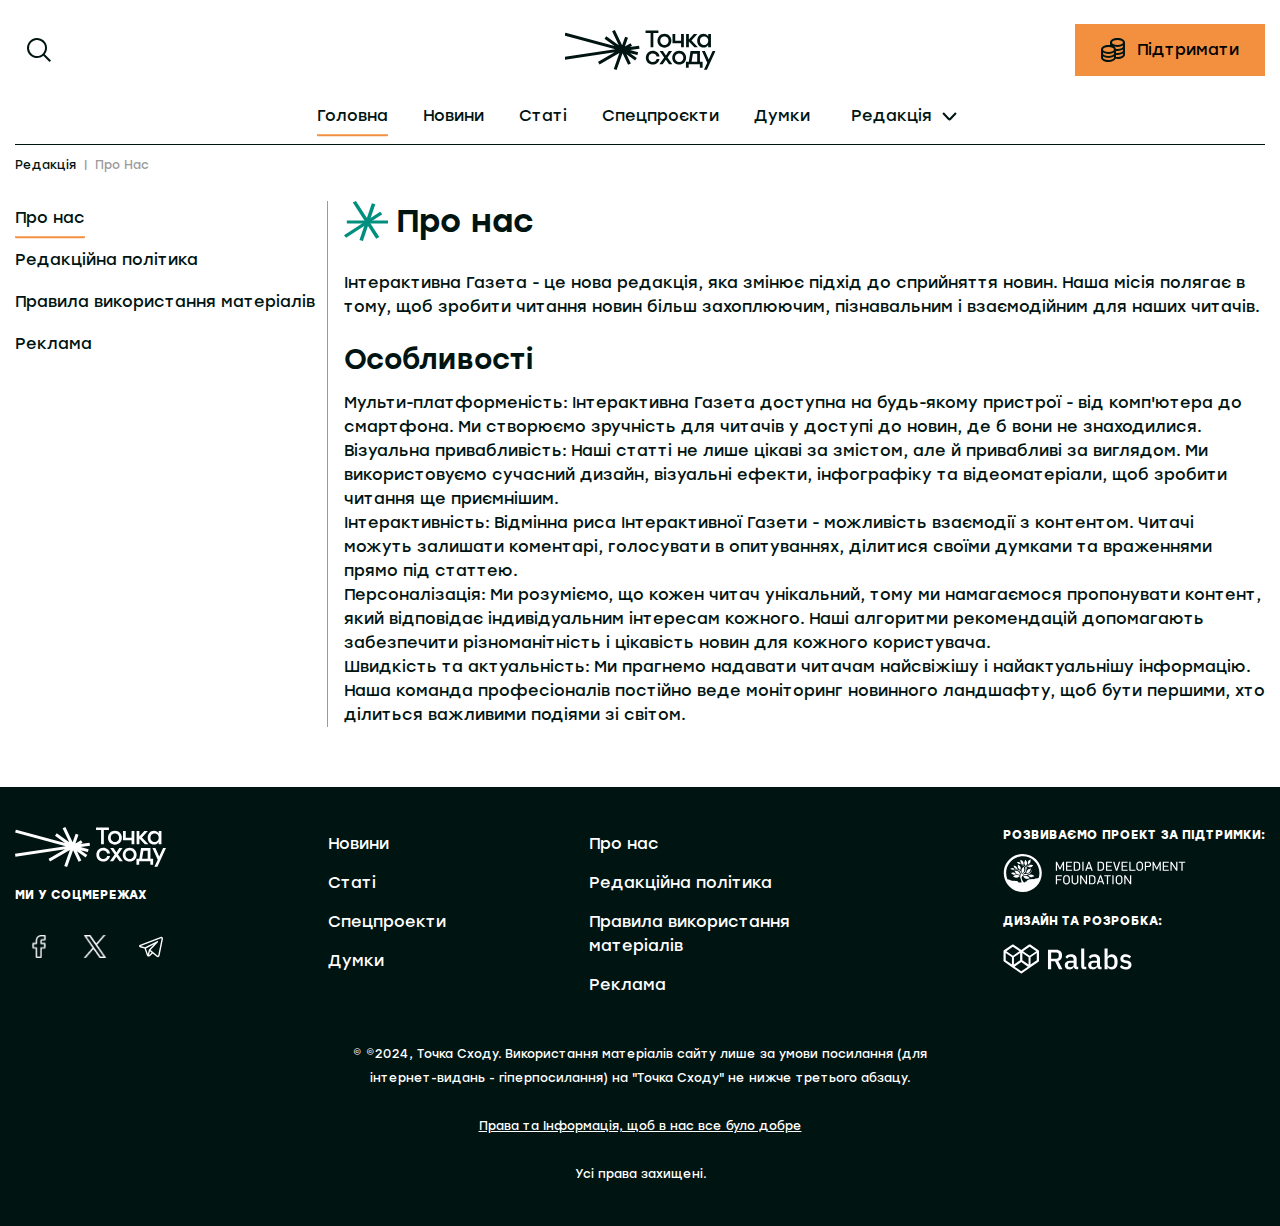
<file: about-us.html>
<!doctype html>
<html lang="uk">
<head>
  <style>html { opacity: 0; }</style>
  <meta charset="UTF-8">
  <meta http-equiv="X-UA-Compatible" content="IE=edge">
  <meta name="viewport" content="width=device-width,initial-scale=1">
  <title>Про нас</title>

  <link rel="shortcut icon" href="favicon.ico" type="image/x-icon">
  <link rel="stylesheet" href="css/main.min.css?_v=20240411181711">

  <script defer="defer" src="js/main.min.js?_v=20240411181711"></script>
</head>

<body>

<header class="header">
  <div class="container">
    <div class="header__row">
      <input type="checkbox" id="mobile-menu">
      <label class="menu-hamburger" for="mobile-menu">
        <span class="menu-hamburger__line"></span>
      </label>

      <div class="mobile-menu">
        <div class="mobile-menu__wrapper">
          <form class="mobile-search-bar" action="./search.html">
    <div class="mobile-search-bar__input">
        <span class="icon icon-search">
        </span>
        <label for="search" hidden="hidden">Пошук</label>
        <input type="search" name="search" id="search" placeholder="Пошук" required>
    </div>
</form>
          <nav class="mobile-navigation">
            <ul class="menu__list">
              <li class="menu__item menu__item--active">
                <a href="/" class="menu__link">Головна</a>
              </li>
              <li class="menu__item">
                <a href="./news.html" class="menu__link">Новини</a>
              </li>
              <li class="menu__item">
                <a href="./articles.html" class="menu__link">Статі</a>
              </li>
              <li class="menu__item">
                <a href="./special-projects.html" class="menu__link">Спецпроєкти</a>
              </li>
              <li class="menu__item">
                <a href="./expert-articles.html" class="menu__link">Думки</a>
              </li>
              <li class="menu__item">
                <a href="#" class="menu__link">
                  Редакція
                </a>
              </li>
              <li class="menu__item">
                <a href="./about-us.html" class="menu__link">Про Нас</a>
              </li>
              <li class="menu__item">
                <a href="./editor-policy.html" class="menu__link">Політика Редагування</a>
              </li>
              <li class="menu__item">
                <a href="./usage-policy.html" class="menu__link">Правила використання матеріалів</a>
              </li>
            </ul>
          </nav>
          <ul class="social-media">
            <li class="social-media__item">
              <a class="social-media__link" href="#" title="Facebook">
                <span class="icon icon-facebook"></span>
              </a>
            </li>
            <li class="social-media__item">
              <a class="social-media__link" href="#" title="Twitter">
                <span class="icon icon-twitter"></span>
              </a>
            </li>
            <li class="social-media__item">
              <a class="social-media__link" href="#" title="Telegram">
                <span class="icon icon-telegram"></span>
              </a>
            </li>
          </ul>
        </div>
      </div>

      <form class="search-bar" action="./search.html">
    <button type="button" class="search-bar__btn-open">
        <span class="icon icon-search">
        </span>
    </button>
    <div class="search-bar__input">
        <label for="search" hidden="hidden">Пошук</label>
        <input type="search" name="search" id="search" required>
        <button type="button" class="search-bar__btn-close">
            &#x2715;
        </button>
    </div>
</form>

      <a href="/" class="logo header__logo">
        <img src="./images/logo.svg" alt="">
      </a>

      <div class="header__buttons">
        <button id="donation-btn" class="button button--primary" title="Підтримати">
          <span class="icon icon-donation"></span>
          <span class="text">Підтримати</span>
        </button>
      </div>
    </div>

    <div class="header__row">
      <nav class="main-navigation">
    <ul class="menu__list">
        <li class="menu__item menu__item--active">
            <a href="/" class="menu__link">Головна</a>
        </li>
        <li class="menu__item">
            <a href="./news.html" class="menu__link">Новини</a>
        </li>
        <li class="menu__item">
            <a href="./articles.html" class="menu__link">Статі</a>
        </li>
        <li class="menu__item">
            <a href="./special-projects.html" class="menu__link">Спецпроєкти</a>
        </li>
        <li class="menu__item">
            <a href="./expert-articles.html" class="menu__link">Думки</a>
        </li>
        <li class="menu__item menu-dropdown">
            <a href="#" class="menu-dropdown__button menu-dropdown__button--icon-append">
                Редакція
                <span class="icon icon-arrow-down"></span>
            </a>
            <ul class="menu-dropdown__content">
                <li>
                    <a href="./about-us.html">Про Нас</a>
                </li>
                <li>
                    <a href="./editor-policy.html">Політика Редагування</a>
                </li>
                <li>
                    <a href="./usage-policy.html">Правила використання матеріалів</a>
                </li>
            </ul>
        </li>
    </ul>
</nav>
    </div>
  </div>
</header>

<main class="page simple-page">
    <div data-observ></div>
    <div class="container">
        <nav aria-label="breadcrumb">
            <ol class="breadcrumb">
                <li class="breadcrumb-item"><a href="#">Редакція</a></li>
                <li class="breadcrumb-item active" aria-current="page">Про Нас</li>
            </ol>
        </nav>
    </div>

    <div class="container simple-page__content">
        <aside class="sidebar-navigation">
    <nav>
        <ul class="sidebar-navigation__list">
            <li class="sidebar-navigation__item sidebar-navigation__item--active">
                <a class="sidebar-navigation__link" href="./about-us.html">Про нас</a>
            </li>
            <li class="sidebar-navigation__item">
                <a class="sidebar-navigation__link" href="./editor-policy.html">Редакційна політика</a>
            </li>
            <li class="sidebar-navigation__item">
                <a class="sidebar-navigation__link" href="./usage-policy.html">Правила використання матеріалів</a>
            </li>
            <li class="sidebar-navigation__item">
                <a class="sidebar-navigation__link" href="./advertising.html">Реклама</a>
            </li>
        </ul>
    </nav>
</aside>

        <section class="page__wrapper">
            <header class="page__header">
                <img src="./images/logo-green.svg" alt="Logo">
                <h1 class="page__heading">
                    Про нас
                </h1>
            </header>
            <div class="page__content">
                <p>
                    Інтерактивна Газета - це нова редакція, яка змінює підхід до сприйняття новин. Наша місія полягає в тому, щоб зробити читання новин більш захоплюючим, пізнавальним і взаємодійним для наших читачів.
                </p>

                <br>

                <h2>Особливості</h2>

                <ol type="1">
                    <li>
                        Мульти-платформеність: Інтерактивна Газета доступна на будь-якому пристрої - від комп'ютера до смартфона. Ми створюємо зручність для читачів у доступі до новин, де б вони не знаходилися.
                    </li>
                    <li>
                        Візуальна привабливість: Наші статті не лише цікаві за змістом, але й привабливі за виглядом. Ми використовуємо сучасний дизайн, візуальні ефекти, інфографіку та відеоматеріали, щоб зробити читання ще приємнішим.
                    </li>
                    <li>
                        Інтерактивність: Відмінна риса Інтерактивної Газети - можливість взаємодії з контентом. Читачі можуть залишати коментарі, голосувати в опитуваннях, ділитися своїми думками та враженнями прямо під статтею.
                    </li>
                    <li>
                        Персоналізація: Ми розуміємо, що кожен читач унікальний, тому ми намагаємося пропонувати контент, який відповідає індивідуальним інтересам кожного. Наші алгоритми рекомендацій допомагають забезпечити різноманітність і цікавість новин для кожного користувача.
                    </li>
                    <li>
                        Швидкість та актуальність: Ми прагнемо надавати читачам найсвіжішу і найактуальнішу інформацію. Наша команда професіоналів постійно веде моніторинг новинного ландшафту, щоб бути першими, хто ділиться важливими подіями зі світом.
                    </li>
                </ol>
            </div>
        </section>
    </div>
</main>

<footer class="footer">
  <div class="container">
    <div class="footer__row">
      <div class="footer__info">
        <a href="/" class="link--with-image footer__logo logo">
          <img src="./images/footer-logo.svg" alt="Footer Logo">
        </a>
        <h6>
          <strong>Ми у соцмережах</strong>
        </h6>
        <ul class="social-media-list">
          <li class="social-media-list__item">
            <a class="social-media-list__link" href="#" title="Facebook">
              <span class="icon icon-facebook"></span>
            </a>
          </li>
          <li class="social-media-list__item">
            <a class="social-media-list__link" href="#" title="Twitter">
              <span class="icon icon-twitter"></span>
            </a>
          </li>
          <li class="social-media-list__item">
            <a class="social-media-list__link" href="#" title="Telegram">
              <span class="icon icon-telegram"></span>
            </a>
          </li>
        </ul>
      </div>
      <nav class="footer__navigation">
        <ul class="menu__list">
          <li class="menu__item">
            <a href="./news.html" class="menu__link">
              Новини
            </a>
          </li>
          <li class="menu__item">
            <a href="./articles.html" class="menu__link">
              Статі
            </a>
          </li>
          <li class="menu__item">
            <a href="./special-projects.html" class="menu__link">
              Спецпроекти
            </a>
          </li>
          <li class="menu__item">
            <a href="./expert-articles.html" class="menu__link">
              Думки
            </a>
          </li>
        </ul>

        <ul class="menu__list">
          <li class="menu__item">
            <a href="./about-us.html" class="menu__link">
              Про нас
            </a>
          </li>
          <li class="menu__item">
            <a href="./editor-policy.html" class="menu__link">
              Редакційна політика
            </a>
          </li>
          <li class="menu__item">
            <a href="./usage-policy.html" class="menu__link">
              Правила використання матеріалів
            </a>
          </li>
          <li class="menu__item">
            <a href="./advertising.html" class="menu__link">
              Реклама
            </a>
          </li>
        </ul>
      </nav>
      <div class="footer__info">
        <div class="footer__info-wrapper">
          <h6>
            <strong>Розвиваємо проект за підтримки:</strong>
          </h6>
          <a class="link--with-image" href="https://mediadevelopmentfoundation.org/">
            <img src="./images/media-dev-logo.svg" alt="Media Development Foundation">
          </a>
        </div>
        <div class="footer__info-wrapper creator--desktop">
          <h6>
            <strong>Дизайн та розробка:</strong>
          </h6>
          <a class="link--with-image" href="#">
            <img src="./images/ralabs-logo.svg" alt="Ralabs Logo">
          </a>
        </div>
      </div>
    </div>
    <div class="footer__rights">
      <p>
        &copy; ©2024, Точка Сходу. Використання матеріалів сайту лише за умови посилання (для інтернет-видань - гіперпосилання) на "Точка Сходу" не нижче третього абзацу.
        <br>
        <br>
        <a class="text-underline" href="#">
          Права та Інформація, щоб в нас все було добре
        </a>
        <br>
        <br>
        Усі права захищені.
      </p>
    </div>
    <div class="creator--mobile">
      <h6>
        <strong>Дизайн та розробка:</strong>
      </h6>
      <a class="link--with-image" href="#">
        <img src="./images/ralabs-logo.svg" alt="Ralabs Logo">
      </a>
    </div>
    </div>
  
</footer>

</body>
</html>
</file>
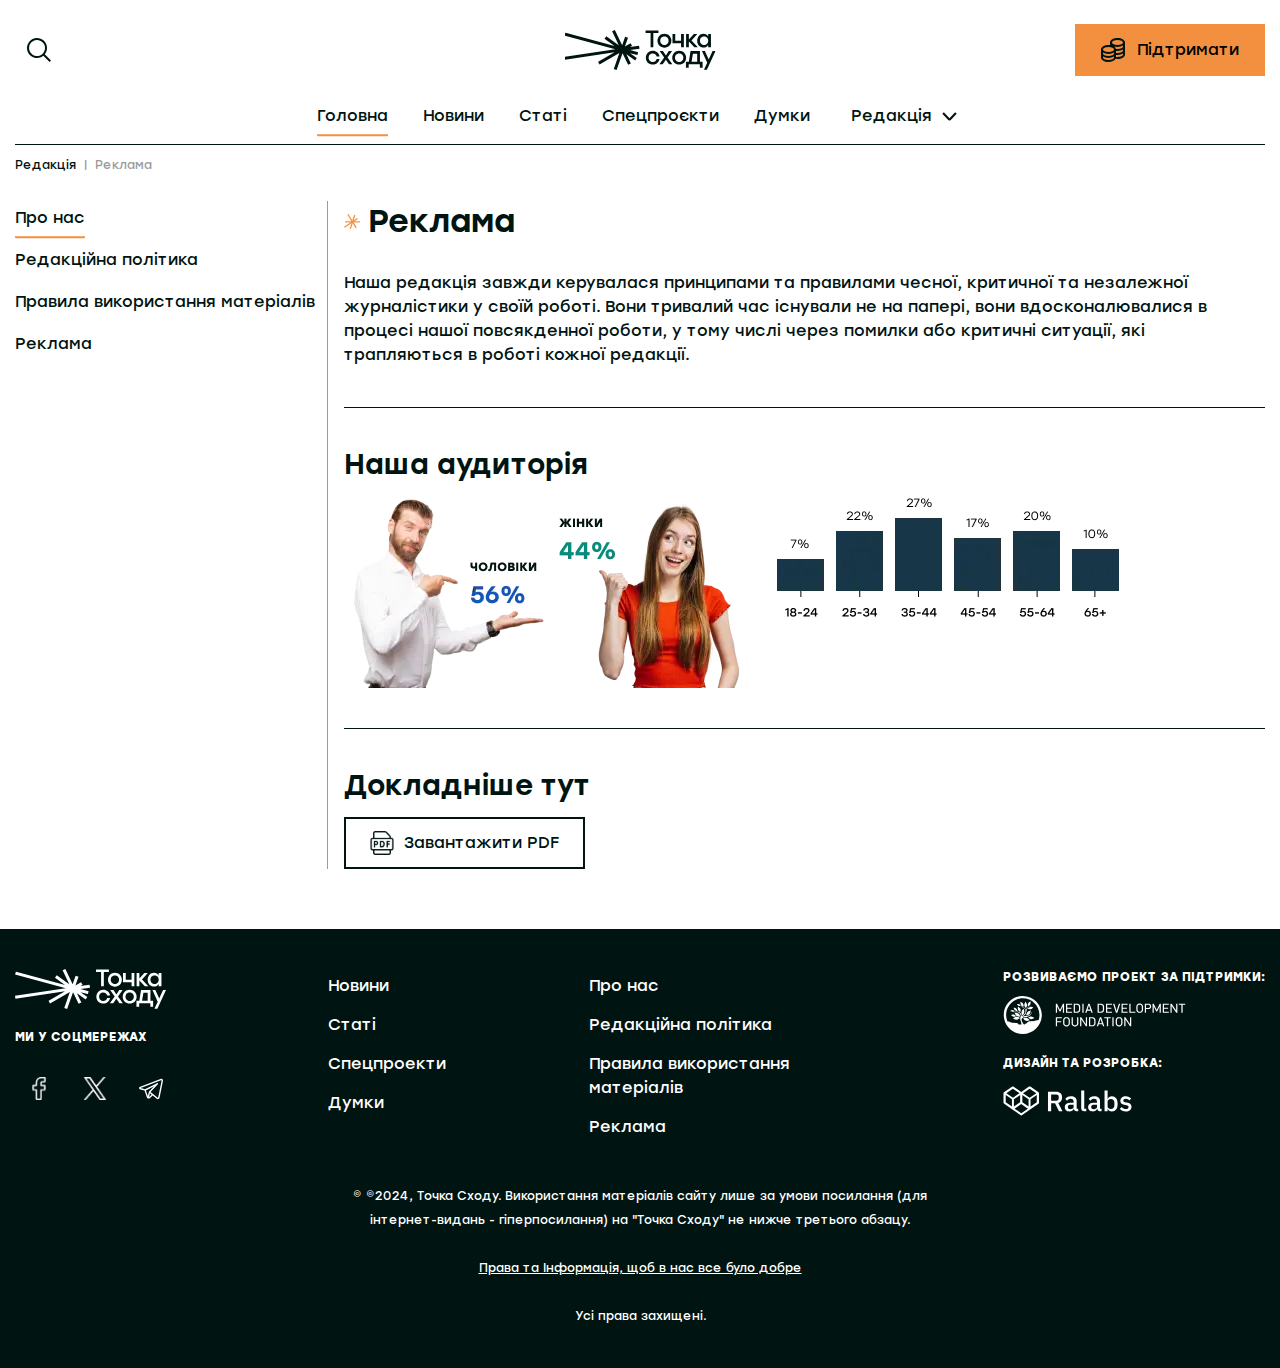
<file: advertising.html>
<!doctype html>
<html lang="uk">
<head>
  <style>html { opacity: 0; }</style>
  <meta charset="UTF-8">
  <meta http-equiv="X-UA-Compatible" content="IE=edge">
  <meta name="viewport" content="width=device-width,initial-scale=1">
  <title>Реклама</title>

  <link rel="shortcut icon" href="favicon.ico" type="image/x-icon">
  <link rel="stylesheet" href="css/main.min.css?_v=20240411181711">

  <script defer="defer" src="js/main.min.js?_v=20240411181711"></script>
</head>

<body>

<header class="header">
  <div class="container">
    <div class="header__row">
      <input type="checkbox" id="mobile-menu">
      <label class="menu-hamburger" for="mobile-menu">
        <span class="menu-hamburger__line"></span>
      </label>

      <div class="mobile-menu">
        <div class="mobile-menu__wrapper">
          <form class="mobile-search-bar" action="./search.html">
    <div class="mobile-search-bar__input">
        <span class="icon icon-search">
        </span>
        <label for="search" hidden="hidden">Пошук</label>
        <input type="search" name="search" id="search" placeholder="Пошук" required>
    </div>
</form>
          <nav class="mobile-navigation">
            <ul class="menu__list">
              <li class="menu__item menu__item--active">
                <a href="/" class="menu__link">Головна</a>
              </li>
              <li class="menu__item">
                <a href="./news.html" class="menu__link">Новини</a>
              </li>
              <li class="menu__item">
                <a href="./articles.html" class="menu__link">Статі</a>
              </li>
              <li class="menu__item">
                <a href="./special-projects.html" class="menu__link">Спецпроєкти</a>
              </li>
              <li class="menu__item">
                <a href="./expert-articles.html" class="menu__link">Думки</a>
              </li>
              <li class="menu__item">
                <a href="#" class="menu__link">
                  Редакція
                </a>
              </li>
              <li class="menu__item">
                <a href="./about-us.html" class="menu__link">Про Нас</a>
              </li>
              <li class="menu__item">
                <a href="./editor-policy.html" class="menu__link">Політика Редагування</a>
              </li>
              <li class="menu__item">
                <a href="./usage-policy.html" class="menu__link">Правила використання матеріалів</a>
              </li>
            </ul>
          </nav>
          <ul class="social-media">
            <li class="social-media__item">
              <a class="social-media__link" href="#" title="Facebook">
                <span class="icon icon-facebook"></span>
              </a>
            </li>
            <li class="social-media__item">
              <a class="social-media__link" href="#" title="Twitter">
                <span class="icon icon-twitter"></span>
              </a>
            </li>
            <li class="social-media__item">
              <a class="social-media__link" href="#" title="Telegram">
                <span class="icon icon-telegram"></span>
              </a>
            </li>
          </ul>
        </div>
      </div>

      <form class="search-bar" action="./search.html">
    <button type="button" class="search-bar__btn-open">
        <span class="icon icon-search">
        </span>
    </button>
    <div class="search-bar__input">
        <label for="search" hidden="hidden">Пошук</label>
        <input type="search" name="search" id="search" required>
        <button type="button" class="search-bar__btn-close">
            &#x2715;
        </button>
    </div>
</form>

      <a href="/" class="logo header__logo">
        <img src="./images/logo.svg" alt="">
      </a>

      <div class="header__buttons">
        <button id="donation-btn" class="button button--primary" title="Підтримати">
          <span class="icon icon-donation"></span>
          <span class="text">Підтримати</span>
        </button>
      </div>
    </div>

    <div class="header__row">
      <nav class="main-navigation">
    <ul class="menu__list">
        <li class="menu__item menu__item--active">
            <a href="/" class="menu__link">Головна</a>
        </li>
        <li class="menu__item">
            <a href="./news.html" class="menu__link">Новини</a>
        </li>
        <li class="menu__item">
            <a href="./articles.html" class="menu__link">Статі</a>
        </li>
        <li class="menu__item">
            <a href="./special-projects.html" class="menu__link">Спецпроєкти</a>
        </li>
        <li class="menu__item">
            <a href="./expert-articles.html" class="menu__link">Думки</a>
        </li>
        <li class="menu__item menu-dropdown">
            <a href="#" class="menu-dropdown__button menu-dropdown__button--icon-append">
                Редакція
                <span class="icon icon-arrow-down"></span>
            </a>
            <ul class="menu-dropdown__content">
                <li>
                    <a href="./about-us.html">Про Нас</a>
                </li>
                <li>
                    <a href="./editor-policy.html">Політика Редагування</a>
                </li>
                <li>
                    <a href="./usage-policy.html">Правила використання матеріалів</a>
                </li>
            </ul>
        </li>
    </ul>
</nav>
    </div>
  </div>
</header>

<main class="page simple-page">
    <div data-observ></div>
    <div class="container">
        <nav aria-label="breadcrumb">
            <ol class="breadcrumb">
                <li class="breadcrumb-item"><a href="#">Редакція</a></li>
                <li class="breadcrumb-item active" aria-current="page">Реклама</li>
            </ol>
        </nav>
    </div>
    <div class="container simple-page__content">
        <aside class="sidebar-navigation">
    <nav>
        <ul class="sidebar-navigation__list">
            <li class="sidebar-navigation__item sidebar-navigation__item--active">
                <a class="sidebar-navigation__link" href="./about-us.html">Про нас</a>
            </li>
            <li class="sidebar-navigation__item">
                <a class="sidebar-navigation__link" href="./editor-policy.html">Редакційна політика</a>
            </li>
            <li class="sidebar-navigation__item">
                <a class="sidebar-navigation__link" href="./usage-policy.html">Правила використання матеріалів</a>
            </li>
            <li class="sidebar-navigation__item">
                <a class="sidebar-navigation__link" href="./advertising.html">Реклама</a>
            </li>
        </ul>
    </nav>
</aside>

        <section class="page__wrapper">
            <header class="page__header">
                <img src="./images/logo-yellow.svg" alt="Logo">
                <h1 class="page__heading">
                    Реклама
                </h1>
            </header>
            <div class="page__content">
                <p>
                    Наша редакція завжди керувалася принципами та правилами чесної, критичної та незалежної журналістики у своїй роботі. Вони тривалий час існували не на папері, вони вдосконалювалися в процесі нашої повсякденної роботи, у тому числі через помилки або критичні ситуації, які трапляються в роботі кожної редакції.
                </p>

                <hr>

                <section class="page__content__section">
                    <h2>
                        Наша аудиторія
                    </h2>
                    <div class="align-items-end d-flex">
                        <picture><source srcset="./images/placeholders/our-public-1.webp" type="image/webp"><img src="./images/placeholders/our-public-1.png" alt="Public 1"></picture>
                        <picture><source srcset="./images/placeholders/our-public-2.webp" type="image/webp"><img src="./images/placeholders/our-public-2.png" alt="Public 2"></picture>
                        <picture><source srcset="./images/placeholders/our-public-3.webp" type="image/webp"><img src="./images/placeholders/our-public-3.png" alt="Public 3"></picture>
                    </div>
                </section>

                <hr>

























































                <section class="page__content__section">
                    <h2>
                        Докладніше тут
                    </h2>
                    <a class="button button--icon-prepend button--secondary" href="./images/placeholders/article-card-large.png" download="filename">
                        <span class="icon icon-pdf"></span> Завантажити PDF
                    </a>
                </section>
            </div>
        </section>
    </div>
</main>

<footer class="footer">
  <div class="container">
    <div class="footer__row">
      <div class="footer__info">
        <a href="/" class="link--with-image footer__logo logo">
          <img src="./images/footer-logo.svg" alt="Footer Logo">
        </a>
        <h6>
          <strong>Ми у соцмережах</strong>
        </h6>
        <ul class="social-media-list">
          <li class="social-media-list__item">
            <a class="social-media-list__link" href="#" title="Facebook">
              <span class="icon icon-facebook"></span>
            </a>
          </li>
          <li class="social-media-list__item">
            <a class="social-media-list__link" href="#" title="Twitter">
              <span class="icon icon-twitter"></span>
            </a>
          </li>
          <li class="social-media-list__item">
            <a class="social-media-list__link" href="#" title="Telegram">
              <span class="icon icon-telegram"></span>
            </a>
          </li>
        </ul>
      </div>
      <nav class="footer__navigation">
        <ul class="menu__list">
          <li class="menu__item">
            <a href="./news.html" class="menu__link">
              Новини
            </a>
          </li>
          <li class="menu__item">
            <a href="./articles.html" class="menu__link">
              Статі
            </a>
          </li>
          <li class="menu__item">
            <a href="./special-projects.html" class="menu__link">
              Спецпроекти
            </a>
          </li>
          <li class="menu__item">
            <a href="./expert-articles.html" class="menu__link">
              Думки
            </a>
          </li>
        </ul>

        <ul class="menu__list">
          <li class="menu__item">
            <a href="./about-us.html" class="menu__link">
              Про нас
            </a>
          </li>
          <li class="menu__item">
            <a href="./editor-policy.html" class="menu__link">
              Редакційна політика
            </a>
          </li>
          <li class="menu__item">
            <a href="./usage-policy.html" class="menu__link">
              Правила використання матеріалів
            </a>
          </li>
          <li class="menu__item">
            <a href="./advertising.html" class="menu__link">
              Реклама
            </a>
          </li>
        </ul>
      </nav>
      <div class="footer__info">
        <div class="footer__info-wrapper">
          <h6>
            <strong>Розвиваємо проект за підтримки:</strong>
          </h6>
          <a class="link--with-image" href="https://mediadevelopmentfoundation.org/">
            <img src="./images/media-dev-logo.svg" alt="Media Development Foundation">
          </a>
        </div>
        <div class="footer__info-wrapper creator--desktop">
          <h6>
            <strong>Дизайн та розробка:</strong>
          </h6>
          <a class="link--with-image" href="#">
            <img src="./images/ralabs-logo.svg" alt="Ralabs Logo">
          </a>
        </div>
      </div>
    </div>
    <div class="footer__rights">
      <p>
        &copy; ©2024, Точка Сходу. Використання матеріалів сайту лише за умови посилання (для інтернет-видань - гіперпосилання) на "Точка Сходу" не нижче третього абзацу.
        <br>
        <br>
        <a class="text-underline" href="#">
          Права та Інформація, щоб в нас все було добре
        </a>
        <br>
        <br>
        Усі права захищені.
      </p>
    </div>
    <div class="creator--mobile">
      <h6>
        <strong>Дизайн та розробка:</strong>
      </h6>
      <a class="link--with-image" href="#">
        <img src="./images/ralabs-logo.svg" alt="Ralabs Logo">
      </a>
    </div>
    </div>
  
</footer>

</body>
</html>
</file>
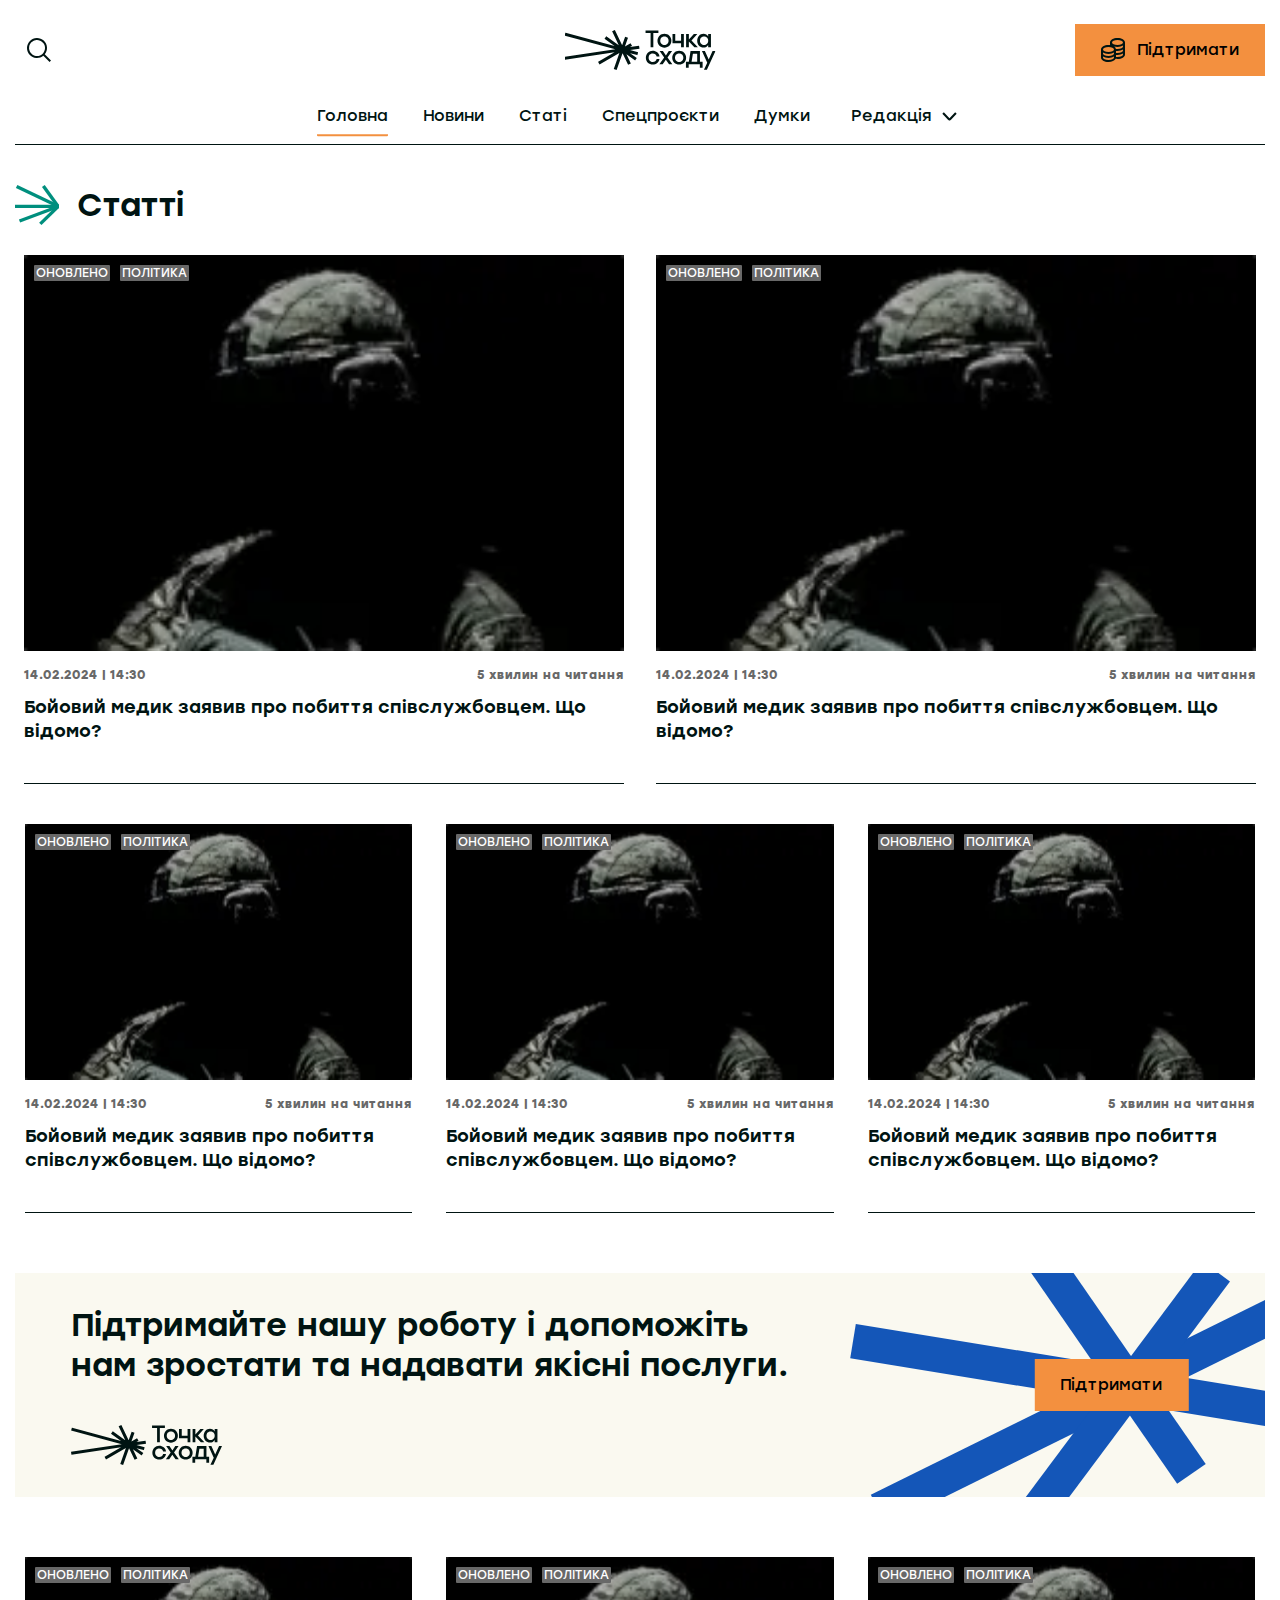
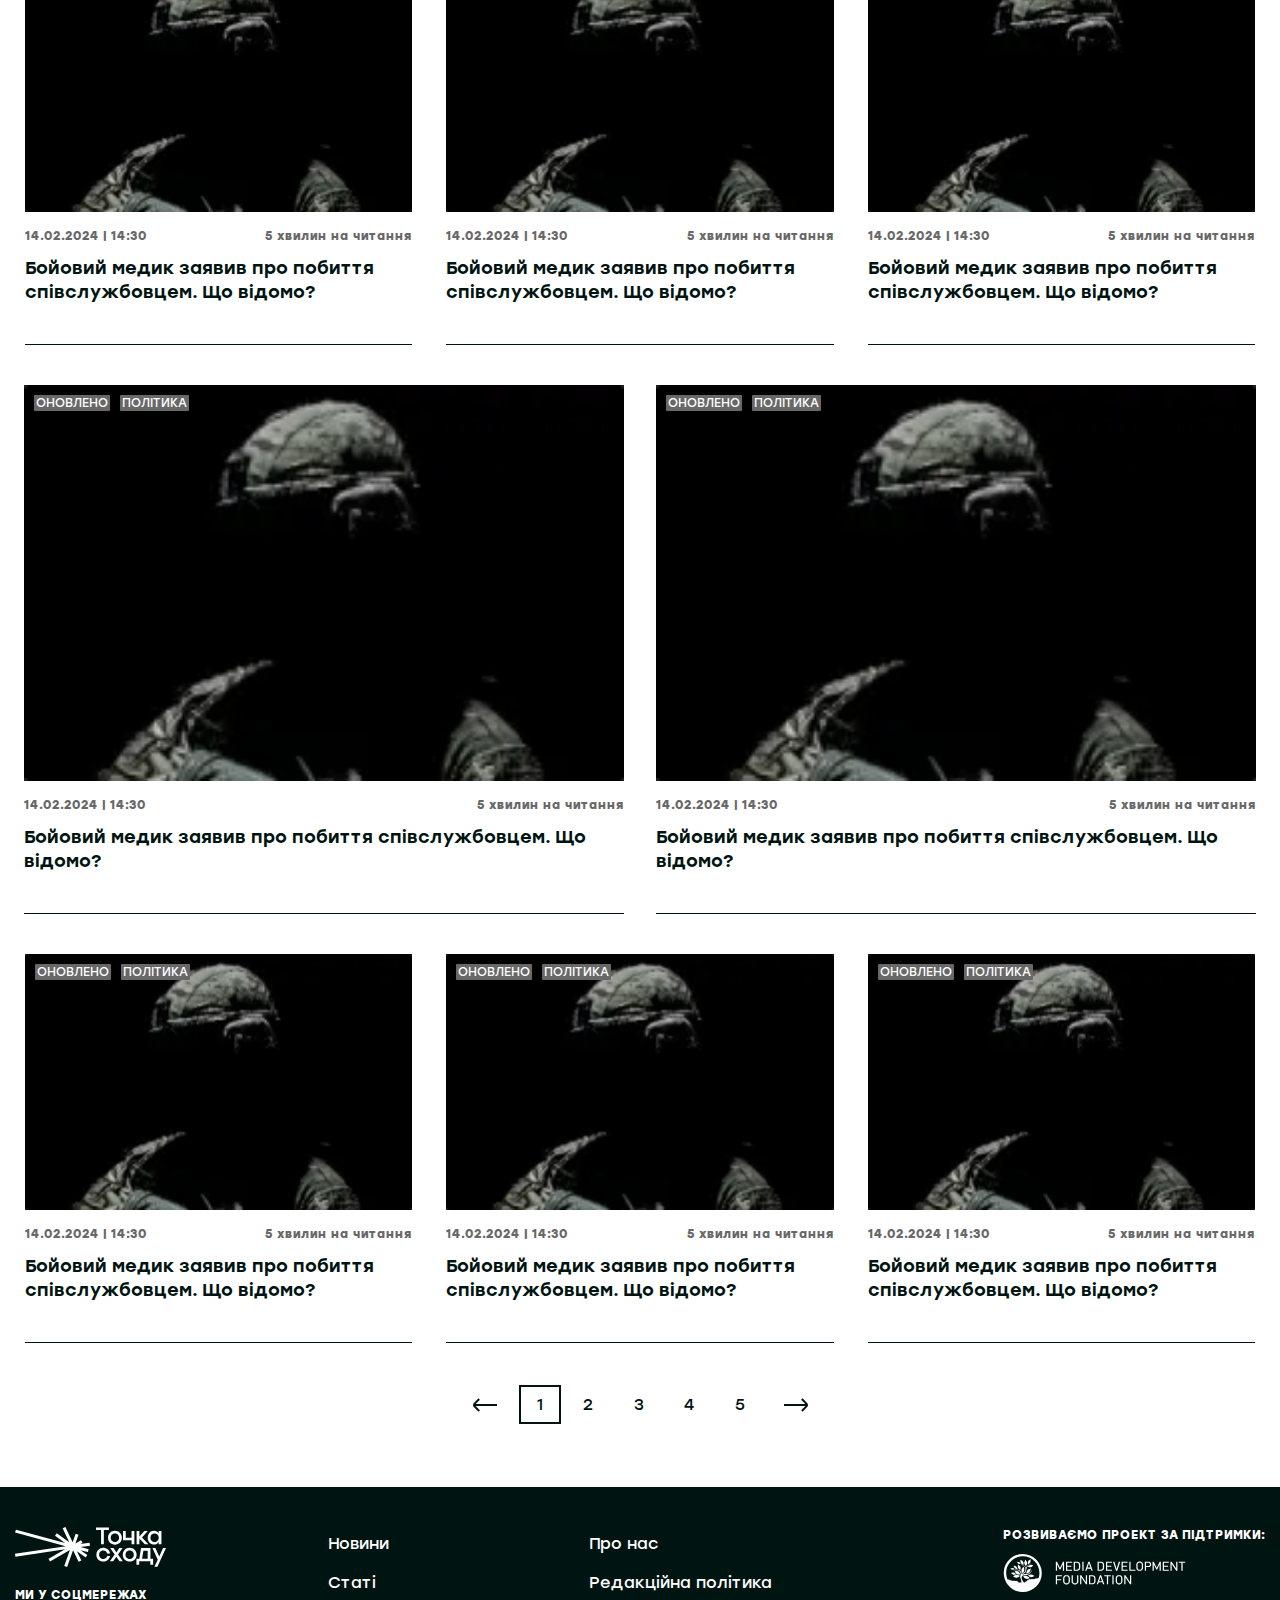
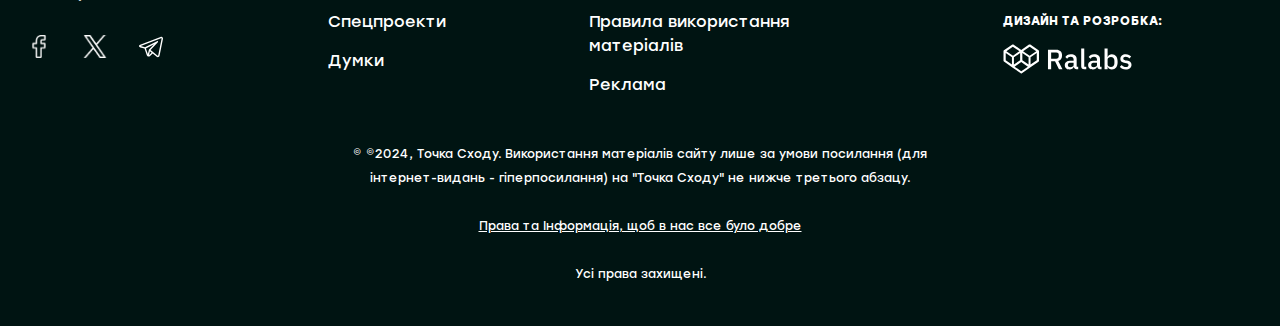
<file: articles.html>
<!doctype html>
<html lang="uk">
<head>
  <style>html { opacity: 0; }</style>
  <meta charset="UTF-8">
  <meta http-equiv="X-UA-Compatible" content="IE=edge">
  <meta name="viewport" content="width=device-width,initial-scale=1">
  <title>Статі</title>

  <link rel="shortcut icon" href="favicon.ico" type="image/x-icon">
  <link rel="stylesheet" href="css/main.min.css?_v=20240411181711">

  <script defer="defer" src="js/main.min.js?_v=20240411181711"></script>
</head>

<body>

<header class="header">
  <div class="container">
    <div class="header__row">
      <input type="checkbox" id="mobile-menu">
      <label class="menu-hamburger" for="mobile-menu">
        <span class="menu-hamburger__line"></span>
      </label>

      <div class="mobile-menu">
        <div class="mobile-menu__wrapper">
          <form class="mobile-search-bar" action="./search.html">
    <div class="mobile-search-bar__input">
        <span class="icon icon-search">
        </span>
        <label for="search" hidden="hidden">Пошук</label>
        <input type="search" name="search" id="search" placeholder="Пошук" required>
    </div>
</form>
          <nav class="mobile-navigation">
            <ul class="menu__list">
              <li class="menu__item menu__item--active">
                <a href="/" class="menu__link">Головна</a>
              </li>
              <li class="menu__item">
                <a href="./news.html" class="menu__link">Новини</a>
              </li>
              <li class="menu__item">
                <a href="./articles.html" class="menu__link">Статі</a>
              </li>
              <li class="menu__item">
                <a href="./special-projects.html" class="menu__link">Спецпроєкти</a>
              </li>
              <li class="menu__item">
                <a href="./expert-articles.html" class="menu__link">Думки</a>
              </li>
              <li class="menu__item">
                <a href="#" class="menu__link">
                  Редакція
                </a>
              </li>
              <li class="menu__item">
                <a href="./about-us.html" class="menu__link">Про Нас</a>
              </li>
              <li class="menu__item">
                <a href="./editor-policy.html" class="menu__link">Політика Редагування</a>
              </li>
              <li class="menu__item">
                <a href="./usage-policy.html" class="menu__link">Правила використання матеріалів</a>
              </li>
            </ul>
          </nav>
          <ul class="social-media">
            <li class="social-media__item">
              <a class="social-media__link" href="#" title="Facebook">
                <span class="icon icon-facebook"></span>
              </a>
            </li>
            <li class="social-media__item">
              <a class="social-media__link" href="#" title="Twitter">
                <span class="icon icon-twitter"></span>
              </a>
            </li>
            <li class="social-media__item">
              <a class="social-media__link" href="#" title="Telegram">
                <span class="icon icon-telegram"></span>
              </a>
            </li>
          </ul>
        </div>
      </div>

      <form class="search-bar" action="./search.html">
    <button type="button" class="search-bar__btn-open">
        <span class="icon icon-search">
        </span>
    </button>
    <div class="search-bar__input">
        <label for="search" hidden="hidden">Пошук</label>
        <input type="search" name="search" id="search" required>
        <button type="button" class="search-bar__btn-close">
            &#x2715;
        </button>
    </div>
</form>

      <a href="/" class="logo header__logo">
        <img src="./images/logo.svg" alt="">
      </a>

      <div class="header__buttons">
        <button id="donation-btn" class="button button--primary" title="Підтримати">
          <span class="icon icon-donation"></span>
          <span class="text">Підтримати</span>
        </button>
      </div>
    </div>

    <div class="header__row">
      <nav class="main-navigation">
    <ul class="menu__list">
        <li class="menu__item menu__item--active">
            <a href="/" class="menu__link">Головна</a>
        </li>
        <li class="menu__item">
            <a href="./news.html" class="menu__link">Новини</a>
        </li>
        <li class="menu__item">
            <a href="./articles.html" class="menu__link">Статі</a>
        </li>
        <li class="menu__item">
            <a href="./special-projects.html" class="menu__link">Спецпроєкти</a>
        </li>
        <li class="menu__item">
            <a href="./expert-articles.html" class="menu__link">Думки</a>
        </li>
        <li class="menu__item menu-dropdown">
            <a href="#" class="menu-dropdown__button menu-dropdown__button--icon-append">
                Редакція
                <span class="icon icon-arrow-down"></span>
            </a>
            <ul class="menu-dropdown__content">
                <li>
                    <a href="./about-us.html">Про Нас</a>
                </li>
                <li>
                    <a href="./editor-policy.html">Політика Редагування</a>
                </li>
                <li>
                    <a href="./usage-policy.html">Правила використання матеріалів</a>
                </li>
            </ul>
        </li>
    </ul>
</nav>
    </div>
  </div>
</header>

<main class="page">
    <div data-observ></div>
    <section class="articles">
        <div class="container">
            <header class="page__header">
                <h1>
                    <img src="./images/logo-half-green.svg" alt="Logo">
                    Статті
                </h1>
            </header>

            <div class="article-cards article-cards--flex-2-3">
                
                    <article class="article">
    <a class="article-card" href="./post-page.html">
        <div class="article-card__tags">
            <span class="article-card__tag">Оновлено</span>
            <span class="article-card__tag">Політика</span>
        </div>
        <div class="article-card__image">
            <picture><source srcset="./images/placeholders/article-card.webp" type="image/webp"><img src="./images/placeholders/article-card.png" alt="Article Card Image"></picture>
        </div>
        <header class="article-card__heading">
            <div class="article-card__timestamps">
                <time datetime="2024-02-14 14:30">14.02.2024 | 14:30</time>
                <span class="reading-time">
                  5 хвилин на читання
                </span>
            </div>
            <h3 class="article-card__title" title="Title">
                Бойовий медик заявив про побиття співслужбовцем. Що відомо?
            </h3>
        </header>
    </a>
</article>
                
                    <article class="article">
    <a class="article-card" href="./post-page.html">
        <div class="article-card__tags">
            <span class="article-card__tag">Оновлено</span>
            <span class="article-card__tag">Політика</span>
        </div>
        <div class="article-card__image">
            <picture><source srcset="./images/placeholders/article-card.webp" type="image/webp"><img src="./images/placeholders/article-card.png" alt="Article Card Image"></picture>
        </div>
        <header class="article-card__heading">
            <div class="article-card__timestamps">
                <time datetime="2024-02-14 14:30">14.02.2024 | 14:30</time>
                <span class="reading-time">
                  5 хвилин на читання
                </span>
            </div>
            <h3 class="article-card__title" title="Title">
                Бойовий медик заявив про побиття співслужбовцем. Що відомо?
            </h3>
        </header>
    </a>
</article>
                
                    <article class="article">
    <a class="article-card" href="./post-page.html">
        <div class="article-card__tags">
            <span class="article-card__tag">Оновлено</span>
            <span class="article-card__tag">Політика</span>
        </div>
        <div class="article-card__image">
            <picture><source srcset="./images/placeholders/article-card.webp" type="image/webp"><img src="./images/placeholders/article-card.png" alt="Article Card Image"></picture>
        </div>
        <header class="article-card__heading">
            <div class="article-card__timestamps">
                <time datetime="2024-02-14 14:30">14.02.2024 | 14:30</time>
                <span class="reading-time">
                  5 хвилин на читання
                </span>
            </div>
            <h3 class="article-card__title" title="Title">
                Бойовий медик заявив про побиття співслужбовцем. Що відомо?
            </h3>
        </header>
    </a>
</article>
                
                    <article class="article">
    <a class="article-card" href="./post-page.html">
        <div class="article-card__tags">
            <span class="article-card__tag">Оновлено</span>
            <span class="article-card__tag">Політика</span>
        </div>
        <div class="article-card__image">
            <picture><source srcset="./images/placeholders/article-card.webp" type="image/webp"><img src="./images/placeholders/article-card.png" alt="Article Card Image"></picture>
        </div>
        <header class="article-card__heading">
            <div class="article-card__timestamps">
                <time datetime="2024-02-14 14:30">14.02.2024 | 14:30</time>
                <span class="reading-time">
                  5 хвилин на читання
                </span>
            </div>
            <h3 class="article-card__title" title="Title">
                Бойовий медик заявив про побиття співслужбовцем. Що відомо?
            </h3>
        </header>
    </a>
</article>
                
                    <article class="article">
    <a class="article-card" href="./post-page.html">
        <div class="article-card__tags">
            <span class="article-card__tag">Оновлено</span>
            <span class="article-card__tag">Політика</span>
        </div>
        <div class="article-card__image">
            <picture><source srcset="./images/placeholders/article-card.webp" type="image/webp"><img src="./images/placeholders/article-card.png" alt="Article Card Image"></picture>
        </div>
        <header class="article-card__heading">
            <div class="article-card__timestamps">
                <time datetime="2024-02-14 14:30">14.02.2024 | 14:30</time>
                <span class="reading-time">
                  5 хвилин на читання
                </span>
            </div>
            <h3 class="article-card__title" title="Title">
                Бойовий медик заявив про побиття співслужбовцем. Що відомо?
            </h3>
        </header>
    </a>
</article>
                
            </div>
        </div>
    </section>

    <section class="adaptive-banner section">
        <div class="container">
            <div class="banner">
    <h2 class="banner__heading">Підтримайте нашу роботу і допоможіть нам зростати та надавати якісні
        послуги.</h2>
    <img class="banner__logo" src="./images/logo.svg" alt="Logo">
    <button class="button button--primary banner__cta">
        Підтримати
    </button>
</div>
            <div class="side-banner">
    <h2 class="side-banner__heading">Підтримайте нашу роботу і допоможіть нам зростати та надавати якісні
        послуги.</h2>
    <img class="side-banner__logo" src="./images/logo.svg" alt="Logo">
    <button class="button button--primary side-banner__cta">
        Підтримати
    </button>
</div>
        </div>
    </section>

    <section class="articles">
        <div class="container">
            <div class="article-cards article-cards--flex-3-2-3">
                
                    <article class="article">
    <a class="article-card" href="./post-page.html">
        <div class="article-card__tags">
            <span class="article-card__tag">Оновлено</span>
            <span class="article-card__tag">Політика</span>
        </div>
        <div class="article-card__image">
            <picture><source srcset="./images/placeholders/article-card.webp" type="image/webp"><img src="./images/placeholders/article-card.png" alt="Article Card Image"></picture>
        </div>
        <header class="article-card__heading">
            <div class="article-card__timestamps">
                <time datetime="2024-02-14 14:30">14.02.2024 | 14:30</time>
                <span class="reading-time">
                  5 хвилин на читання
                </span>
            </div>
            <h3 class="article-card__title" title="Title">
                Бойовий медик заявив про побиття співслужбовцем. Що відомо?
            </h3>
        </header>
    </a>
</article>
                
                    <article class="article">
    <a class="article-card" href="./post-page.html">
        <div class="article-card__tags">
            <span class="article-card__tag">Оновлено</span>
            <span class="article-card__tag">Політика</span>
        </div>
        <div class="article-card__image">
            <picture><source srcset="./images/placeholders/article-card.webp" type="image/webp"><img src="./images/placeholders/article-card.png" alt="Article Card Image"></picture>
        </div>
        <header class="article-card__heading">
            <div class="article-card__timestamps">
                <time datetime="2024-02-14 14:30">14.02.2024 | 14:30</time>
                <span class="reading-time">
                  5 хвилин на читання
                </span>
            </div>
            <h3 class="article-card__title" title="Title">
                Бойовий медик заявив про побиття співслужбовцем. Що відомо?
            </h3>
        </header>
    </a>
</article>
                
                    <article class="article">
    <a class="article-card" href="./post-page.html">
        <div class="article-card__tags">
            <span class="article-card__tag">Оновлено</span>
            <span class="article-card__tag">Політика</span>
        </div>
        <div class="article-card__image">
            <picture><source srcset="./images/placeholders/article-card.webp" type="image/webp"><img src="./images/placeholders/article-card.png" alt="Article Card Image"></picture>
        </div>
        <header class="article-card__heading">
            <div class="article-card__timestamps">
                <time datetime="2024-02-14 14:30">14.02.2024 | 14:30</time>
                <span class="reading-time">
                  5 хвилин на читання
                </span>
            </div>
            <h3 class="article-card__title" title="Title">
                Бойовий медик заявив про побиття співслужбовцем. Що відомо?
            </h3>
        </header>
    </a>
</article>
                
                    <article class="article">
    <a class="article-card" href="./post-page.html">
        <div class="article-card__tags">
            <span class="article-card__tag">Оновлено</span>
            <span class="article-card__tag">Політика</span>
        </div>
        <div class="article-card__image">
            <picture><source srcset="./images/placeholders/article-card.webp" type="image/webp"><img src="./images/placeholders/article-card.png" alt="Article Card Image"></picture>
        </div>
        <header class="article-card__heading">
            <div class="article-card__timestamps">
                <time datetime="2024-02-14 14:30">14.02.2024 | 14:30</time>
                <span class="reading-time">
                  5 хвилин на читання
                </span>
            </div>
            <h3 class="article-card__title" title="Title">
                Бойовий медик заявив про побиття співслужбовцем. Що відомо?
            </h3>
        </header>
    </a>
</article>
                
                    <article class="article">
    <a class="article-card" href="./post-page.html">
        <div class="article-card__tags">
            <span class="article-card__tag">Оновлено</span>
            <span class="article-card__tag">Політика</span>
        </div>
        <div class="article-card__image">
            <picture><source srcset="./images/placeholders/article-card.webp" type="image/webp"><img src="./images/placeholders/article-card.png" alt="Article Card Image"></picture>
        </div>
        <header class="article-card__heading">
            <div class="article-card__timestamps">
                <time datetime="2024-02-14 14:30">14.02.2024 | 14:30</time>
                <span class="reading-time">
                  5 хвилин на читання
                </span>
            </div>
            <h3 class="article-card__title" title="Title">
                Бойовий медик заявив про побиття співслужбовцем. Що відомо?
            </h3>
        </header>
    </a>
</article>
                
                    <article class="article">
    <a class="article-card" href="./post-page.html">
        <div class="article-card__tags">
            <span class="article-card__tag">Оновлено</span>
            <span class="article-card__tag">Політика</span>
        </div>
        <div class="article-card__image">
            <picture><source srcset="./images/placeholders/article-card.webp" type="image/webp"><img src="./images/placeholders/article-card.png" alt="Article Card Image"></picture>
        </div>
        <header class="article-card__heading">
            <div class="article-card__timestamps">
                <time datetime="2024-02-14 14:30">14.02.2024 | 14:30</time>
                <span class="reading-time">
                  5 хвилин на читання
                </span>
            </div>
            <h3 class="article-card__title" title="Title">
                Бойовий медик заявив про побиття співслужбовцем. Що відомо?
            </h3>
        </header>
    </a>
</article>
                
                    <article class="article">
    <a class="article-card" href="./post-page.html">
        <div class="article-card__tags">
            <span class="article-card__tag">Оновлено</span>
            <span class="article-card__tag">Політика</span>
        </div>
        <div class="article-card__image">
            <picture><source srcset="./images/placeholders/article-card.webp" type="image/webp"><img src="./images/placeholders/article-card.png" alt="Article Card Image"></picture>
        </div>
        <header class="article-card__heading">
            <div class="article-card__timestamps">
                <time datetime="2024-02-14 14:30">14.02.2024 | 14:30</time>
                <span class="reading-time">
                  5 хвилин на читання
                </span>
            </div>
            <h3 class="article-card__title" title="Title">
                Бойовий медик заявив про побиття співслужбовцем. Що відомо?
            </h3>
        </header>
    </a>
</article>
                
                    <article class="article">
    <a class="article-card" href="./post-page.html">
        <div class="article-card__tags">
            <span class="article-card__tag">Оновлено</span>
            <span class="article-card__tag">Політика</span>
        </div>
        <div class="article-card__image">
            <picture><source srcset="./images/placeholders/article-card.webp" type="image/webp"><img src="./images/placeholders/article-card.png" alt="Article Card Image"></picture>
        </div>
        <header class="article-card__heading">
            <div class="article-card__timestamps">
                <time datetime="2024-02-14 14:30">14.02.2024 | 14:30</time>
                <span class="reading-time">
                  5 хвилин на читання
                </span>
            </div>
            <h3 class="article-card__title" title="Title">
                Бойовий медик заявив про побиття співслужбовцем. Що відомо?
            </h3>
        </header>
    </a>
</article>
                
            </div>

            <nav class="pagination" aria-label="articles navigation">
    <ul class="pagination__list">
        <li class="pagination__item pagination__item--disabled">
            <a class="pagination__link pagination__link--prev" href="?page=2" rel="prev" title="Previous">
                <span class="icon icon-arrow-left"></span>
            </a>
        </li>

        <li class="pagination__item pagination__item--active">
            <a class="pagination__link" href="?page=1" title="Page 1">1</a>
        </li>
        <li class="pagination__item">
            <a class="pagination__link" href="?page=2" title="Page 2">2</a>
        </li>
        <li class="pagination__item">
            <a class="pagination__link" href="?page=3" title="Page 3">3</a>
        </li>
        <li class="pagination__item pagination__item--huge">
            <a class="pagination__link" href="?page=4" title="Page 4">4</a>
        </li>
        <li class="pagination__item pagination__item--huge">
            <a class="pagination__link" href="?page=5" title="Page 5">5</a>
        </li>

        <li class="pagination__item">
            <a class="pagination__link pagination__link--next" href="?page=4" rel="next" title="Next">
                <span class="icon icon-arrow-right"></span>
            </a>
        </li>
    </ul>
</nav>
        </div>
    </section>
</main>

<footer class="footer">
  <div class="container">
    <div class="footer__row">
      <div class="footer__info">
        <a href="/" class="link--with-image footer__logo logo">
          <img src="./images/footer-logo.svg" alt="Footer Logo">
        </a>
        <h6>
          <strong>Ми у соцмережах</strong>
        </h6>
        <ul class="social-media-list">
          <li class="social-media-list__item">
            <a class="social-media-list__link" href="#" title="Facebook">
              <span class="icon icon-facebook"></span>
            </a>
          </li>
          <li class="social-media-list__item">
            <a class="social-media-list__link" href="#" title="Twitter">
              <span class="icon icon-twitter"></span>
            </a>
          </li>
          <li class="social-media-list__item">
            <a class="social-media-list__link" href="#" title="Telegram">
              <span class="icon icon-telegram"></span>
            </a>
          </li>
        </ul>
      </div>
      <nav class="footer__navigation">
        <ul class="menu__list">
          <li class="menu__item">
            <a href="./news.html" class="menu__link">
              Новини
            </a>
          </li>
          <li class="menu__item">
            <a href="./articles.html" class="menu__link">
              Статі
            </a>
          </li>
          <li class="menu__item">
            <a href="./special-projects.html" class="menu__link">
              Спецпроекти
            </a>
          </li>
          <li class="menu__item">
            <a href="./expert-articles.html" class="menu__link">
              Думки
            </a>
          </li>
        </ul>

        <ul class="menu__list">
          <li class="menu__item">
            <a href="./about-us.html" class="menu__link">
              Про нас
            </a>
          </li>
          <li class="menu__item">
            <a href="./editor-policy.html" class="menu__link">
              Редакційна політика
            </a>
          </li>
          <li class="menu__item">
            <a href="./usage-policy.html" class="menu__link">
              Правила використання матеріалів
            </a>
          </li>
          <li class="menu__item">
            <a href="./advertising.html" class="menu__link">
              Реклама
            </a>
          </li>
        </ul>
      </nav>
      <div class="footer__info">
        <div class="footer__info-wrapper">
          <h6>
            <strong>Розвиваємо проект за підтримки:</strong>
          </h6>
          <a class="link--with-image" href="https://mediadevelopmentfoundation.org/">
            <img src="./images/media-dev-logo.svg" alt="Media Development Foundation">
          </a>
        </div>
        <div class="footer__info-wrapper creator--desktop">
          <h6>
            <strong>Дизайн та розробка:</strong>
          </h6>
          <a class="link--with-image" href="#">
            <img src="./images/ralabs-logo.svg" alt="Ralabs Logo">
          </a>
        </div>
      </div>
    </div>
    <div class="footer__rights">
      <p>
        &copy; ©2024, Точка Сходу. Використання матеріалів сайту лише за умови посилання (для інтернет-видань - гіперпосилання) на "Точка Сходу" не нижче третього абзацу.
        <br>
        <br>
        <a class="text-underline" href="#">
          Права та Інформація, щоб в нас все було добре
        </a>
        <br>
        <br>
        Усі права захищені.
      </p>
    </div>
    <div class="creator--mobile">
      <h6>
        <strong>Дизайн та розробка:</strong>
      </h6>
      <a class="link--with-image" href="#">
        <img src="./images/ralabs-logo.svg" alt="Ralabs Logo">
      </a>
    </div>
    </div>
  
</footer>

</body>
</html>
</file>
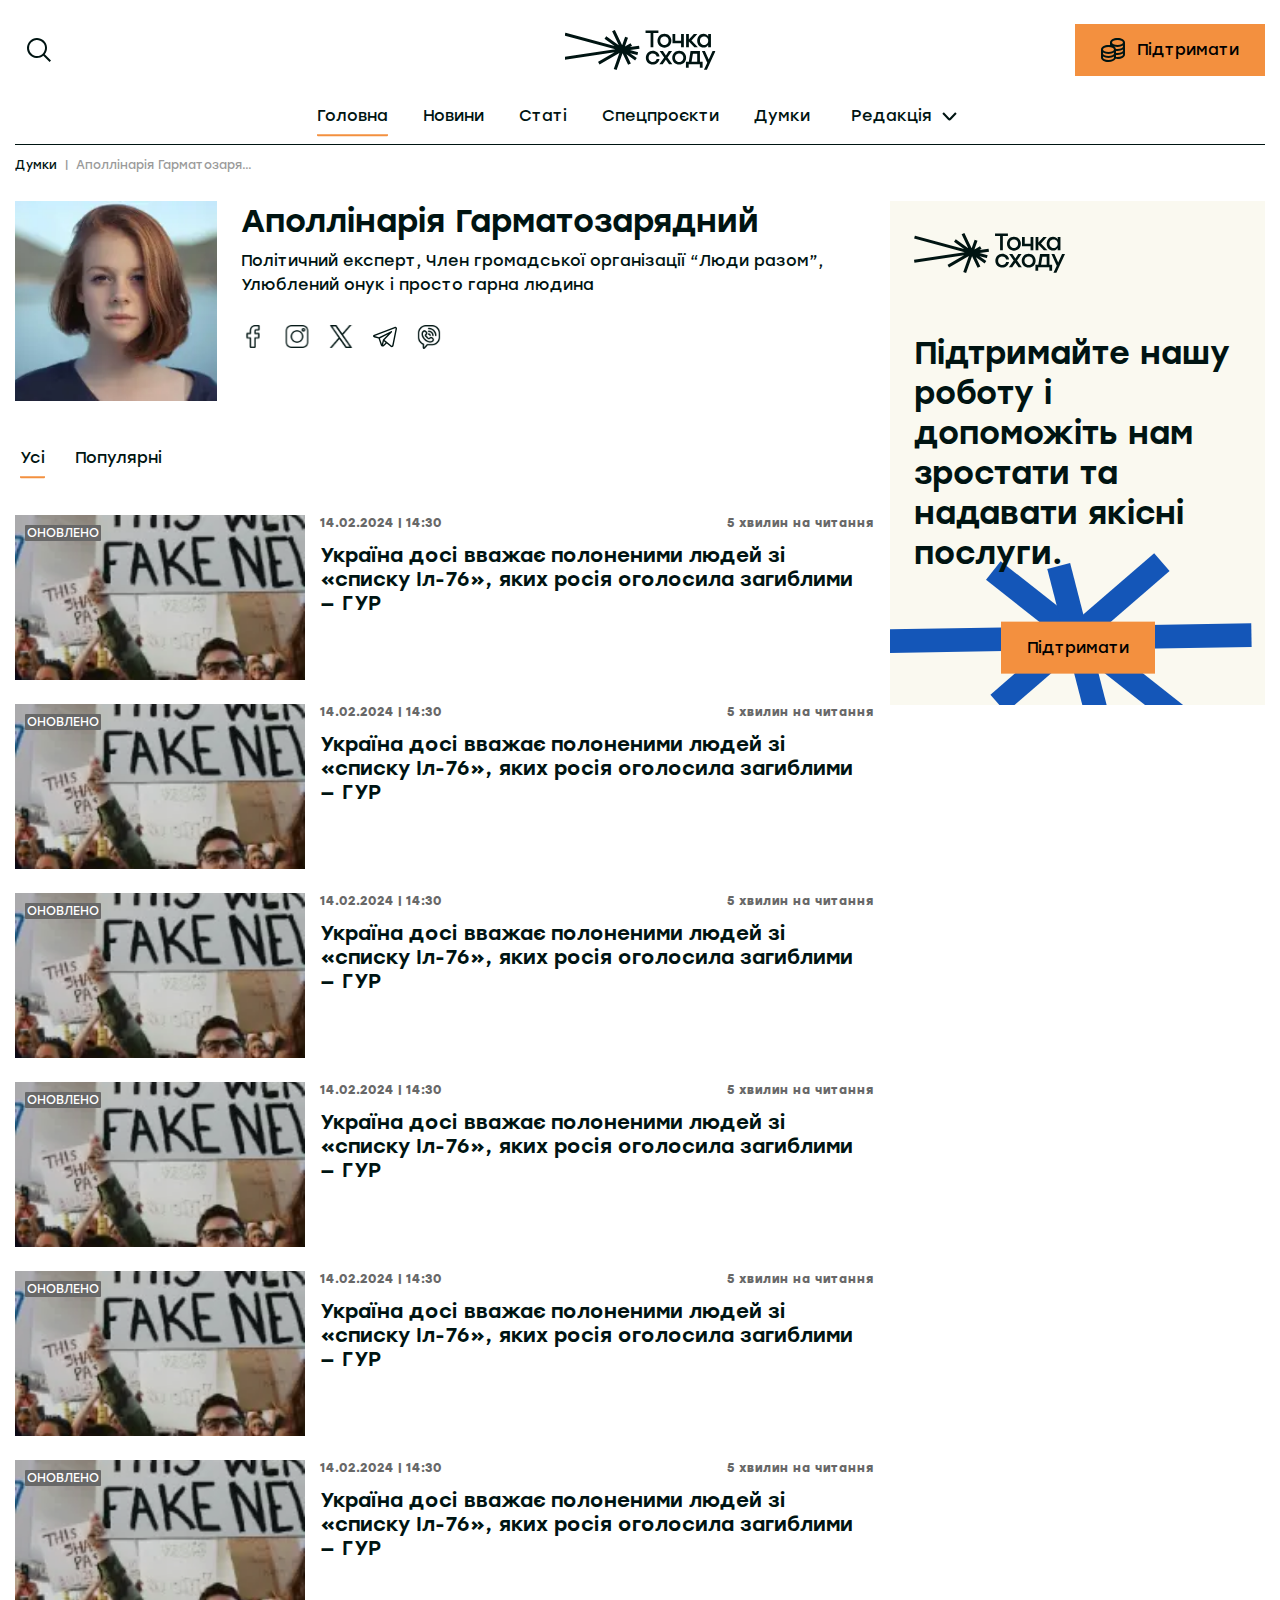
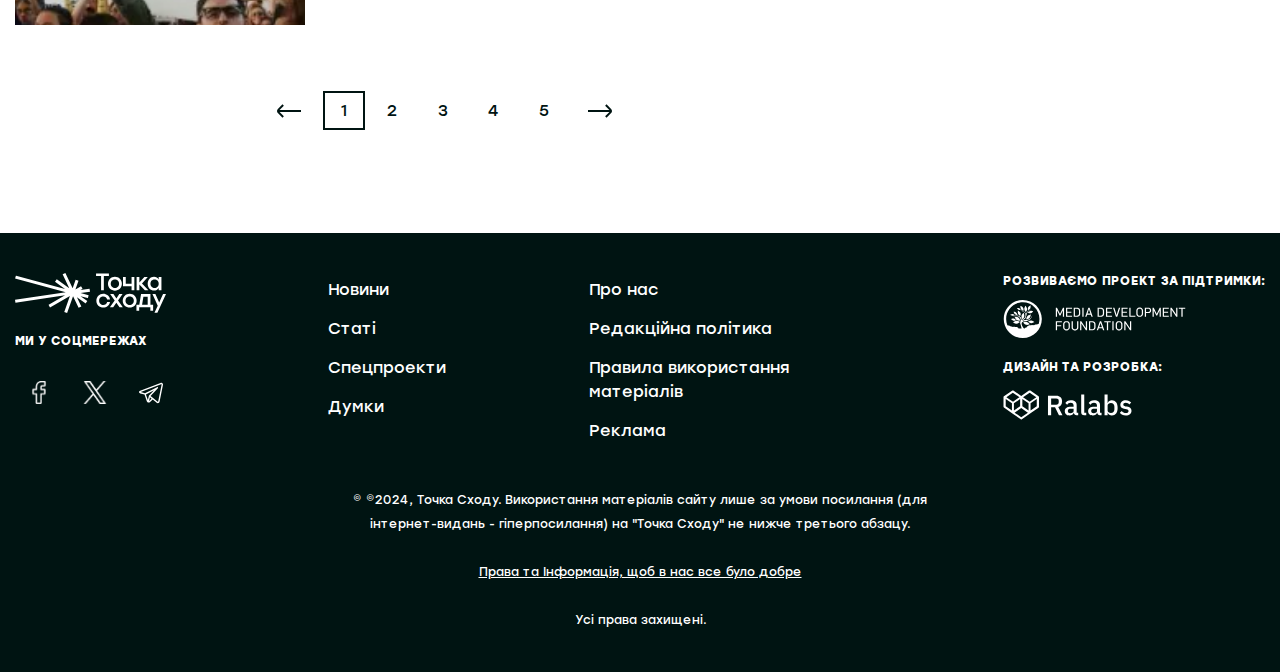
<file: author.html>
<!doctype html>
<html lang="uk">
<head>
  <style>html { opacity: 0; }</style>
  <meta charset="UTF-8">
  <meta http-equiv="X-UA-Compatible" content="IE=edge">
  <meta name="viewport" content="width=device-width,initial-scale=1">
  <title>Автор</title>

  <link rel="shortcut icon" href="favicon.ico" type="image/x-icon">
  <link rel="stylesheet" href="css/main.min.css?_v=20240411181711">

  <script defer="defer" src="js/main.min.js?_v=20240411181711"></script>
</head>

<body>

<header class="header">
  <div class="container">
    <div class="header__row">
      <input type="checkbox" id="mobile-menu">
      <label class="menu-hamburger" for="mobile-menu">
        <span class="menu-hamburger__line"></span>
      </label>

      <div class="mobile-menu">
        <div class="mobile-menu__wrapper">
          <form class="mobile-search-bar" action="./search.html">
    <div class="mobile-search-bar__input">
        <span class="icon icon-search">
        </span>
        <label for="search" hidden="hidden">Пошук</label>
        <input type="search" name="search" id="search" placeholder="Пошук" required>
    </div>
</form>
          <nav class="mobile-navigation">
            <ul class="menu__list">
              <li class="menu__item menu__item--active">
                <a href="/" class="menu__link">Головна</a>
              </li>
              <li class="menu__item">
                <a href="./news.html" class="menu__link">Новини</a>
              </li>
              <li class="menu__item">
                <a href="./articles.html" class="menu__link">Статі</a>
              </li>
              <li class="menu__item">
                <a href="./special-projects.html" class="menu__link">Спецпроєкти</a>
              </li>
              <li class="menu__item">
                <a href="./expert-articles.html" class="menu__link">Думки</a>
              </li>
              <li class="menu__item">
                <a href="#" class="menu__link">
                  Редакція
                </a>
              </li>
              <li class="menu__item">
                <a href="./about-us.html" class="menu__link">Про Нас</a>
              </li>
              <li class="menu__item">
                <a href="./editor-policy.html" class="menu__link">Політика Редагування</a>
              </li>
              <li class="menu__item">
                <a href="./usage-policy.html" class="menu__link">Правила використання матеріалів</a>
              </li>
            </ul>
          </nav>
          <ul class="social-media">
            <li class="social-media__item">
              <a class="social-media__link" href="#" title="Facebook">
                <span class="icon icon-facebook"></span>
              </a>
            </li>
            <li class="social-media__item">
              <a class="social-media__link" href="#" title="Twitter">
                <span class="icon icon-twitter"></span>
              </a>
            </li>
            <li class="social-media__item">
              <a class="social-media__link" href="#" title="Telegram">
                <span class="icon icon-telegram"></span>
              </a>
            </li>
          </ul>
        </div>
      </div>

      <form class="search-bar" action="./search.html">
    <button type="button" class="search-bar__btn-open">
        <span class="icon icon-search">
        </span>
    </button>
    <div class="search-bar__input">
        <label for="search" hidden="hidden">Пошук</label>
        <input type="search" name="search" id="search" required>
        <button type="button" class="search-bar__btn-close">
            &#x2715;
        </button>
    </div>
</form>

      <a href="/" class="logo header__logo">
        <img src="./images/logo.svg" alt="">
      </a>

      <div class="header__buttons">
        <button id="donation-btn" class="button button--primary" title="Підтримати">
          <span class="icon icon-donation"></span>
          <span class="text">Підтримати</span>
        </button>
      </div>
    </div>

    <div class="header__row">
      <nav class="main-navigation">
    <ul class="menu__list">
        <li class="menu__item menu__item--active">
            <a href="/" class="menu__link">Головна</a>
        </li>
        <li class="menu__item">
            <a href="./news.html" class="menu__link">Новини</a>
        </li>
        <li class="menu__item">
            <a href="./articles.html" class="menu__link">Статі</a>
        </li>
        <li class="menu__item">
            <a href="./special-projects.html" class="menu__link">Спецпроєкти</a>
        </li>
        <li class="menu__item">
            <a href="./expert-articles.html" class="menu__link">Думки</a>
        </li>
        <li class="menu__item menu-dropdown">
            <a href="#" class="menu-dropdown__button menu-dropdown__button--icon-append">
                Редакція
                <span class="icon icon-arrow-down"></span>
            </a>
            <ul class="menu-dropdown__content">
                <li>
                    <a href="./about-us.html">Про Нас</a>
                </li>
                <li>
                    <a href="./editor-policy.html">Політика Редагування</a>
                </li>
                <li>
                    <a href="./usage-policy.html">Правила використання матеріалів</a>
                </li>
            </ul>
        </li>
    </ul>
</nav>
    </div>
  </div>
</header>

<main class="author-page page">
    <div data-observ></div>
    <div class="container">
        <nav aria-label="breadcrumb">
            <ol class="breadcrumb">
                <li class="breadcrumb-item"><a href="#">Думки</a></li>
                <li class="breadcrumb-item active" aria-current="page">Аполлінарія Гарматозарядний</li>
            </ol>
        </nav>
    </div>

    <div class="container author-page__content">
        <div class="page__wrapper">
            <article class="author-card">
                <div class="author-card__image">
                    <picture><source srcset="./images/placeholders/expert-article-card.webp" type="image/webp"><img src="./images/placeholders/expert-article-card.png" alt="Author Image"></picture>
                </div>
                <div class="author-card__wrapper">
                    <h1 class="author-card__name">
                        Аполлінарія Гарматозарядний
                    </h1>
                    <div class="author-card__bio">
                        Політичний експерт, Член громадської організації “Люди разом”, Улюблений онук і просто гарна людина
                    </div>
                    <ul class="author-card__socials">
                        <li class="author-card__socials__item">
                            <a class="author-card__socials__link" href="#" title="Facebook">
                                <span class="icon icon-facebook"></span>
                            </a>
                        </li>
                        <li class="author-card__socials__item">
                            <a class="author-card__socials__link" href="#" title="Instagram">
                                <span class="icon icon-instagram"></span>
                            </a>
                        </li>
                        <li class="author-card__socials__item">
                            <a class="author-card__socials__link" href="#" title="Twitter">
                                <span class="icon icon-twitter"></span>
                            </a>
                        </li>
                        <li class="author-card__socials__item">
                            <a class="author-card__socials__link" href="#" title="Telegram">
                                <span class="icon icon-telegram"></span>
                            </a>
                        </li>
                        <li class="author-card__socials__item">
                            <a class="author-card__socials__link" href="#" title="Viber">
                                <span class="icon icon-viber"></span>
                            </a>
                        </li>
                    </ul>
                </div>
            </article>
            <div class="navigation-tabs">
                <nav class="navigation-tabs__tabs" role="tablist">
                    <button class="navigation-tabs__tab navigation-tabs__tab--active" role="tab">Усі</button>
                    <button class="navigation-tabs__tab" role="tab">Популярні</button>
                </nav>
            </div>
            <section class="article-rows">
                <div class="article-rows">
                    
                        <article>
    <a href="./post-page.html" class="article-row article-row--with-image" title="Україна досі вважає полоненими людей зі «списку Іл-76», яких росія оголосила загиблими — ГУР">
        <div class="article-row__tags">
            <span class="article-card__tag--important article-row__tag">Оновлено</span>
        </div>
        <div class="article-row__image">
            <picture><source srcset="./images/placeholders/article-row.webp" type="image/webp"><img class="" src="./images/placeholders/article-row.png" alt="Article Row"></picture>
        </div>
        <header class="article-row__wrapper">
            <div class="article-row__header">
                <time datetime="2024-02-14 14:30">14.02.2024 | 14:30</time>
                <span class="reading-time">
                    5 хвилин на читання
                </span>
            </div>
            <h3 class="article-row__title">
                Україна досі вважає полоненими людей зі «списку Іл-76», яких росія оголосила загиблими — ГУР
            </h3>
        </header>
    </a>
</article>
                    
                        <article>
    <a href="./post-page.html" class="article-row article-row--with-image" title="Україна досі вважає полоненими людей зі «списку Іл-76», яких росія оголосила загиблими — ГУР">
        <div class="article-row__tags">
            <span class="article-card__tag--important article-row__tag">Оновлено</span>
        </div>
        <div class="article-row__image">
            <picture><source srcset="./images/placeholders/article-row.webp" type="image/webp"><img class="" src="./images/placeholders/article-row.png" alt="Article Row"></picture>
        </div>
        <header class="article-row__wrapper">
            <div class="article-row__header">
                <time datetime="2024-02-14 14:30">14.02.2024 | 14:30</time>
                <span class="reading-time">
                    5 хвилин на читання
                </span>
            </div>
            <h3 class="article-row__title">
                Україна досі вважає полоненими людей зі «списку Іл-76», яких росія оголосила загиблими — ГУР
            </h3>
        </header>
    </a>
</article>
                    
                        <article>
    <a href="./post-page.html" class="article-row article-row--with-image" title="Україна досі вважає полоненими людей зі «списку Іл-76», яких росія оголосила загиблими — ГУР">
        <div class="article-row__tags">
            <span class="article-card__tag--important article-row__tag">Оновлено</span>
        </div>
        <div class="article-row__image">
            <picture><source srcset="./images/placeholders/article-row.webp" type="image/webp"><img class="" src="./images/placeholders/article-row.png" alt="Article Row"></picture>
        </div>
        <header class="article-row__wrapper">
            <div class="article-row__header">
                <time datetime="2024-02-14 14:30">14.02.2024 | 14:30</time>
                <span class="reading-time">
                    5 хвилин на читання
                </span>
            </div>
            <h3 class="article-row__title">
                Україна досі вважає полоненими людей зі «списку Іл-76», яких росія оголосила загиблими — ГУР
            </h3>
        </header>
    </a>
</article>
                    
                        <article>
    <a href="./post-page.html" class="article-row article-row--with-image" title="Україна досі вважає полоненими людей зі «списку Іл-76», яких росія оголосила загиблими — ГУР">
        <div class="article-row__tags">
            <span class="article-card__tag--important article-row__tag">Оновлено</span>
        </div>
        <div class="article-row__image">
            <picture><source srcset="./images/placeholders/article-row.webp" type="image/webp"><img class="" src="./images/placeholders/article-row.png" alt="Article Row"></picture>
        </div>
        <header class="article-row__wrapper">
            <div class="article-row__header">
                <time datetime="2024-02-14 14:30">14.02.2024 | 14:30</time>
                <span class="reading-time">
                    5 хвилин на читання
                </span>
            </div>
            <h3 class="article-row__title">
                Україна досі вважає полоненими людей зі «списку Іл-76», яких росія оголосила загиблими — ГУР
            </h3>
        </header>
    </a>
</article>
                    
                        <article>
    <a href="./post-page.html" class="article-row article-row--with-image" title="Україна досі вважає полоненими людей зі «списку Іл-76», яких росія оголосила загиблими — ГУР">
        <div class="article-row__tags">
            <span class="article-card__tag--important article-row__tag">Оновлено</span>
        </div>
        <div class="article-row__image">
            <picture><source srcset="./images/placeholders/article-row.webp" type="image/webp"><img class="" src="./images/placeholders/article-row.png" alt="Article Row"></picture>
        </div>
        <header class="article-row__wrapper">
            <div class="article-row__header">
                <time datetime="2024-02-14 14:30">14.02.2024 | 14:30</time>
                <span class="reading-time">
                    5 хвилин на читання
                </span>
            </div>
            <h3 class="article-row__title">
                Україна досі вважає полоненими людей зі «списку Іл-76», яких росія оголосила загиблими — ГУР
            </h3>
        </header>
    </a>
</article>
                    
                        <article>
    <a href="./post-page.html" class="article-row article-row--with-image" title="Україна досі вважає полоненими людей зі «списку Іл-76», яких росія оголосила загиблими — ГУР">
        <div class="article-row__tags">
            <span class="article-card__tag--important article-row__tag">Оновлено</span>
        </div>
        <div class="article-row__image">
            <picture><source srcset="./images/placeholders/article-row.webp" type="image/webp"><img class="" src="./images/placeholders/article-row.png" alt="Article Row"></picture>
        </div>
        <header class="article-row__wrapper">
            <div class="article-row__header">
                <time datetime="2024-02-14 14:30">14.02.2024 | 14:30</time>
                <span class="reading-time">
                    5 хвилин на читання
                </span>
            </div>
            <h3 class="article-row__title">
                Україна досі вважає полоненими людей зі «списку Іл-76», яких росія оголосила загиблими — ГУР
            </h3>
        </header>
    </a>
</article>
                    
                </div>
                <nav class="pagination" aria-label="articles navigation">
    <ul class="pagination__list">
        <li class="pagination__item pagination__item--disabled">
            <a class="pagination__link pagination__link--prev" href="?page=2" rel="prev" title="Previous">
                <span class="icon icon-arrow-left"></span>
            </a>
        </li>

        <li class="pagination__item pagination__item--active">
            <a class="pagination__link" href="?page=1" title="Page 1">1</a>
        </li>
        <li class="pagination__item">
            <a class="pagination__link" href="?page=2" title="Page 2">2</a>
        </li>
        <li class="pagination__item">
            <a class="pagination__link" href="?page=3" title="Page 3">3</a>
        </li>
        <li class="pagination__item pagination__item--huge">
            <a class="pagination__link" href="?page=4" title="Page 4">4</a>
        </li>
        <li class="pagination__item pagination__item--huge">
            <a class="pagination__link" href="?page=5" title="Page 5">5</a>
        </li>

        <li class="pagination__item">
            <a class="pagination__link pagination__link--next" href="?page=4" rel="next" title="Next">
                <span class="icon icon-arrow-right"></span>
            </a>
        </li>
    </ul>
</nav>
            </section>
        </div>
        <aside class="default-sidebar">
            <div class="side-banner">
    <h2 class="side-banner__heading">Підтримайте нашу роботу і допоможіть нам зростати та надавати якісні
        послуги.</h2>
    <img class="side-banner__logo" src="./images/logo.svg" alt="Logo">
    <button class="button button--primary side-banner__cta">
        Підтримати
    </button>
</div>
        </aside>
    </div>
</main>

<footer class="footer">
  <div class="container">
    <div class="footer__row">
      <div class="footer__info">
        <a href="/" class="link--with-image footer__logo logo">
          <img src="./images/footer-logo.svg" alt="Footer Logo">
        </a>
        <h6>
          <strong>Ми у соцмережах</strong>
        </h6>
        <ul class="social-media-list">
          <li class="social-media-list__item">
            <a class="social-media-list__link" href="#" title="Facebook">
              <span class="icon icon-facebook"></span>
            </a>
          </li>
          <li class="social-media-list__item">
            <a class="social-media-list__link" href="#" title="Twitter">
              <span class="icon icon-twitter"></span>
            </a>
          </li>
          <li class="social-media-list__item">
            <a class="social-media-list__link" href="#" title="Telegram">
              <span class="icon icon-telegram"></span>
            </a>
          </li>
        </ul>
      </div>
      <nav class="footer__navigation">
        <ul class="menu__list">
          <li class="menu__item">
            <a href="./news.html" class="menu__link">
              Новини
            </a>
          </li>
          <li class="menu__item">
            <a href="./articles.html" class="menu__link">
              Статі
            </a>
          </li>
          <li class="menu__item">
            <a href="./special-projects.html" class="menu__link">
              Спецпроекти
            </a>
          </li>
          <li class="menu__item">
            <a href="./expert-articles.html" class="menu__link">
              Думки
            </a>
          </li>
        </ul>

        <ul class="menu__list">
          <li class="menu__item">
            <a href="./about-us.html" class="menu__link">
              Про нас
            </a>
          </li>
          <li class="menu__item">
            <a href="./editor-policy.html" class="menu__link">
              Редакційна політика
            </a>
          </li>
          <li class="menu__item">
            <a href="./usage-policy.html" class="menu__link">
              Правила використання матеріалів
            </a>
          </li>
          <li class="menu__item">
            <a href="./advertising.html" class="menu__link">
              Реклама
            </a>
          </li>
        </ul>
      </nav>
      <div class="footer__info">
        <div class="footer__info-wrapper">
          <h6>
            <strong>Розвиваємо проект за підтримки:</strong>
          </h6>
          <a class="link--with-image" href="https://mediadevelopmentfoundation.org/">
            <img src="./images/media-dev-logo.svg" alt="Media Development Foundation">
          </a>
        </div>
        <div class="footer__info-wrapper creator--desktop">
          <h6>
            <strong>Дизайн та розробка:</strong>
          </h6>
          <a class="link--with-image" href="#">
            <img src="./images/ralabs-logo.svg" alt="Ralabs Logo">
          </a>
        </div>
      </div>
    </div>
    <div class="footer__rights">
      <p>
        &copy; ©2024, Точка Сходу. Використання матеріалів сайту лише за умови посилання (для інтернет-видань - гіперпосилання) на "Точка Сходу" не нижче третього абзацу.
        <br>
        <br>
        <a class="text-underline" href="#">
          Права та Інформація, щоб в нас все було добре
        </a>
        <br>
        <br>
        Усі права захищені.
      </p>
    </div>
    <div class="creator--mobile">
      <h6>
        <strong>Дизайн та розробка:</strong>
      </h6>
      <a class="link--with-image" href="#">
        <img src="./images/ralabs-logo.svg" alt="Ralabs Logo">
      </a>
    </div>
    </div>
  
</footer>

</body>
</html>
</file>
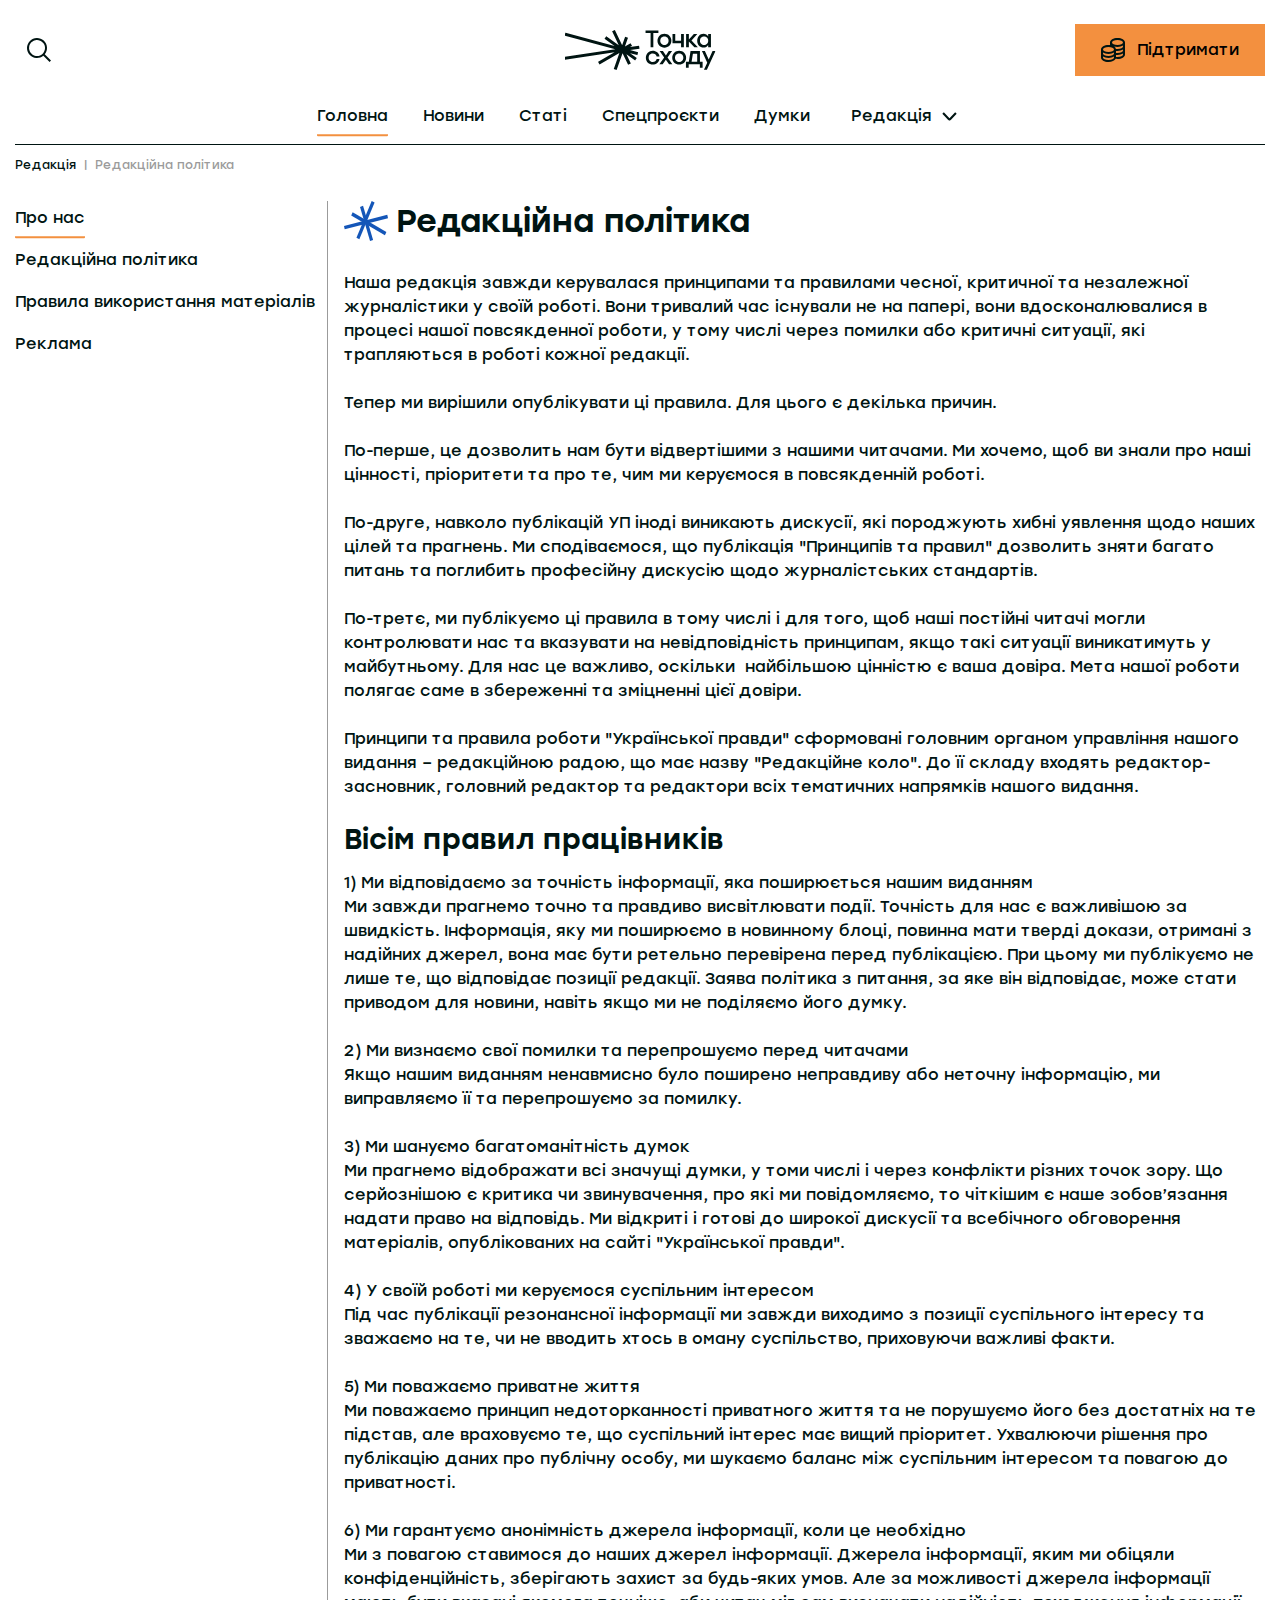
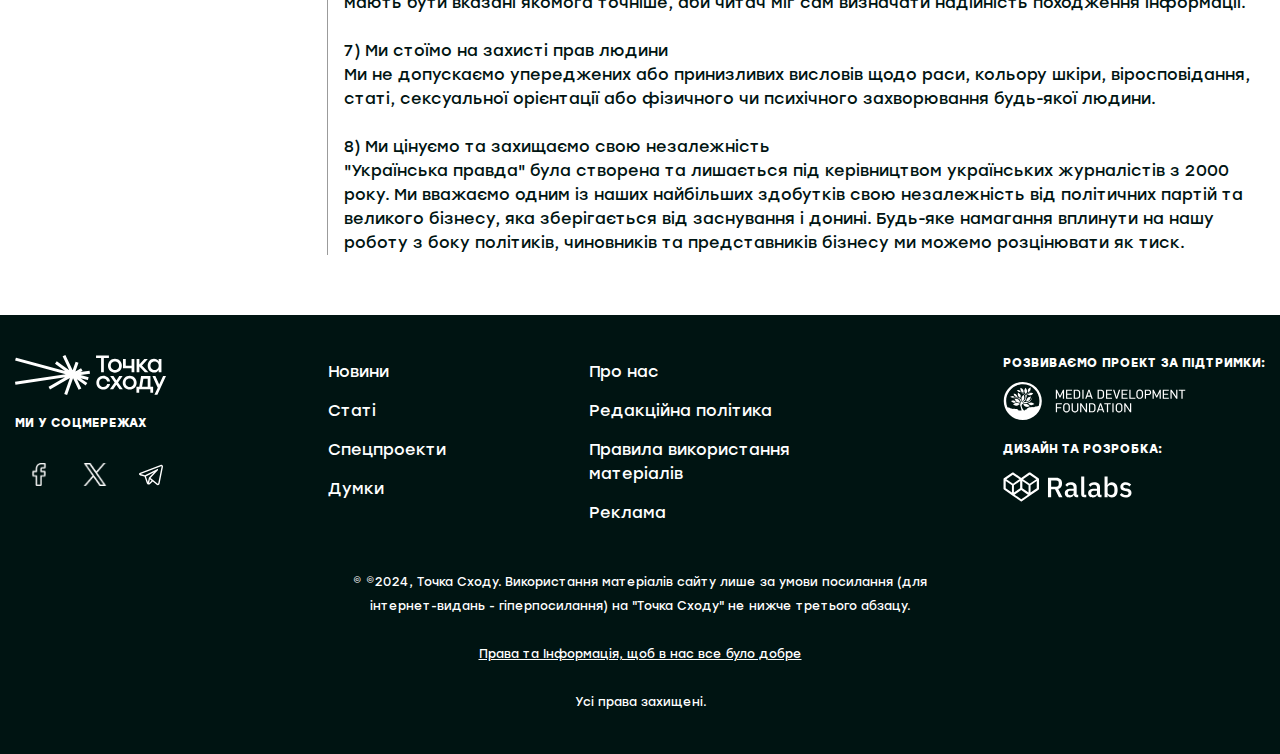
<file: editor-policy.html>
<!doctype html>
<html lang="uk">
<head>
  <style>html { opacity: 0; }</style>
  <meta charset="UTF-8">
  <meta http-equiv="X-UA-Compatible" content="IE=edge">
  <meta name="viewport" content="width=device-width,initial-scale=1">
  <title>Політика редагування</title>

  <link rel="shortcut icon" href="favicon.ico" type="image/x-icon">
  <link rel="stylesheet" href="css/main.min.css?_v=20240411181711">

  <script defer="defer" src="js/main.min.js?_v=20240411181711"></script>
</head>

<body>

<header class="header">
  <div class="container">
    <div class="header__row">
      <input type="checkbox" id="mobile-menu">
      <label class="menu-hamburger" for="mobile-menu">
        <span class="menu-hamburger__line"></span>
      </label>

      <div class="mobile-menu">
        <div class="mobile-menu__wrapper">
          <form class="mobile-search-bar" action="./search.html">
    <div class="mobile-search-bar__input">
        <span class="icon icon-search">
        </span>
        <label for="search" hidden="hidden">Пошук</label>
        <input type="search" name="search" id="search" placeholder="Пошук" required>
    </div>
</form>
          <nav class="mobile-navigation">
            <ul class="menu__list">
              <li class="menu__item menu__item--active">
                <a href="/" class="menu__link">Головна</a>
              </li>
              <li class="menu__item">
                <a href="./news.html" class="menu__link">Новини</a>
              </li>
              <li class="menu__item">
                <a href="./articles.html" class="menu__link">Статі</a>
              </li>
              <li class="menu__item">
                <a href="./special-projects.html" class="menu__link">Спецпроєкти</a>
              </li>
              <li class="menu__item">
                <a href="./expert-articles.html" class="menu__link">Думки</a>
              </li>
              <li class="menu__item">
                <a href="#" class="menu__link">
                  Редакція
                </a>
              </li>
              <li class="menu__item">
                <a href="./about-us.html" class="menu__link">Про Нас</a>
              </li>
              <li class="menu__item">
                <a href="./editor-policy.html" class="menu__link">Політика Редагування</a>
              </li>
              <li class="menu__item">
                <a href="./usage-policy.html" class="menu__link">Правила використання матеріалів</a>
              </li>
            </ul>
          </nav>
          <ul class="social-media">
            <li class="social-media__item">
              <a class="social-media__link" href="#" title="Facebook">
                <span class="icon icon-facebook"></span>
              </a>
            </li>
            <li class="social-media__item">
              <a class="social-media__link" href="#" title="Twitter">
                <span class="icon icon-twitter"></span>
              </a>
            </li>
            <li class="social-media__item">
              <a class="social-media__link" href="#" title="Telegram">
                <span class="icon icon-telegram"></span>
              </a>
            </li>
          </ul>
        </div>
      </div>

      <form class="search-bar" action="./search.html">
    <button type="button" class="search-bar__btn-open">
        <span class="icon icon-search">
        </span>
    </button>
    <div class="search-bar__input">
        <label for="search" hidden="hidden">Пошук</label>
        <input type="search" name="search" id="search" required>
        <button type="button" class="search-bar__btn-close">
            &#x2715;
        </button>
    </div>
</form>

      <a href="/" class="logo header__logo">
        <img src="./images/logo.svg" alt="">
      </a>

      <div class="header__buttons">
        <button id="donation-btn" class="button button--primary" title="Підтримати">
          <span class="icon icon-donation"></span>
          <span class="text">Підтримати</span>
        </button>
      </div>
    </div>

    <div class="header__row">
      <nav class="main-navigation">
    <ul class="menu__list">
        <li class="menu__item menu__item--active">
            <a href="/" class="menu__link">Головна</a>
        </li>
        <li class="menu__item">
            <a href="./news.html" class="menu__link">Новини</a>
        </li>
        <li class="menu__item">
            <a href="./articles.html" class="menu__link">Статі</a>
        </li>
        <li class="menu__item">
            <a href="./special-projects.html" class="menu__link">Спецпроєкти</a>
        </li>
        <li class="menu__item">
            <a href="./expert-articles.html" class="menu__link">Думки</a>
        </li>
        <li class="menu__item menu-dropdown">
            <a href="#" class="menu-dropdown__button menu-dropdown__button--icon-append">
                Редакція
                <span class="icon icon-arrow-down"></span>
            </a>
            <ul class="menu-dropdown__content">
                <li>
                    <a href="./about-us.html">Про Нас</a>
                </li>
                <li>
                    <a href="./editor-policy.html">Політика Редагування</a>
                </li>
                <li>
                    <a href="./usage-policy.html">Правила використання матеріалів</a>
                </li>
            </ul>
        </li>
    </ul>
</nav>
    </div>
  </div>
</header>

<main class="page simple-page">
    <div data-observ></div>
    <div class="container">
        <nav aria-label="breadcrumb">
            <ol class="breadcrumb">
                <li class="breadcrumb-item"><a href="#">Редакція</a></li>
                <li class="breadcrumb-item active" aria-current="page">Редакційна політика</li>
            </ol>
        </nav>
    </div>

    <div class="container simple-page__content">
        <aside class="sidebar-navigation">
    <nav>
        <ul class="sidebar-navigation__list">
            <li class="sidebar-navigation__item sidebar-navigation__item--active">
                <a class="sidebar-navigation__link" href="./about-us.html">Про нас</a>
            </li>
            <li class="sidebar-navigation__item">
                <a class="sidebar-navigation__link" href="./editor-policy.html">Редакційна політика</a>
            </li>
            <li class="sidebar-navigation__item">
                <a class="sidebar-navigation__link" href="./usage-policy.html">Правила використання матеріалів</a>
            </li>
            <li class="sidebar-navigation__item">
                <a class="sidebar-navigation__link" href="./advertising.html">Реклама</a>
            </li>
        </ul>
    </nav>
</aside>

        <section class="page__wrapper">
            <header class="page__header">
                <img src="./images/logo-blue.svg" alt="Logo">
                <h1 class="page__heading">
                    Редакційна політика
                </h1>
            </header>
            <div class="page__content">
                <p>
                    Наша редакція завжди керувалася принципами та правилами чесної, критичної та незалежної журналістики у своїй роботі. Вони тривалий час існували не на папері, вони вдосконалювалися в процесі нашої повсякденної роботи, у тому числі через помилки або критичні ситуації, які трапляються в роботі кожної редакції.
                    <br>
                    <br>
                    Тепер ми вирішили опублікувати ці правила. Для цього є декілька причин.
                    <br>
                    <br>
                    По-перше, це дозволить нам бути відвертішими з нашими читачами. Ми хочемо, щоб ви знали про наші цінності, пріоритети та про те, чим ми керуємося в повсякденній роботі.
                    <br>
                    <br>
                    По-друге, навколо публікацій УП іноді виникають дискусії, які породжують хибні уявлення щодо наших цілей та прагнень. Ми сподіваємося, що публікація "Принципів та правил" дозволить зняти багато питань та поглибить професійну дискусію щодо журналістських стандартів.
                    <br>
                    <br>
                    По-третє, ми публікуємо ці правила в тому числі і для того, щоб наші постійні читачі могли контролювати нас та вказувати на невідповідність принципам, якщо такі ситуації виникатимуть у майбутньому. Для нас це важливо, оскільки  найбільшою цінністю є ваша довіра. Мета нашої роботи полягає саме в збереженні та зміцненні цієї довіри.
                    <br>
                    <br>
                    Принципи та правила роботи "Української правди" сформовані головним органом управління нашого видання – редакційною радою, що має назву "Редакційне коло". До її складу входять редактор-засновник, головний редактор та редактори всіх тематичних напрямків нашого видання.
                </p>

                <br>

                <h2>Вісім правил працівників</h2>

                <p>
                    1) Ми відповідаємо за точність інформації, яка поширюється нашим виданням
                    <br>
                    Ми завжди прагнемо точно та правдиво висвітлювати події. Точність для нас є важливішою за швидкість. Інформація, яку ми поширюємо в новинному блоці, повинна мати тверді докази, отримані з надійних джерел, вона має бути ретельно перевірена перед публікацією.
                    При цьому ми публікуємо не лише те, що відповідає позиції редакції. Заява політика з питання, за яке він відповідає, може стати приводом для новини, навіть якщо ми не поділяємо його думку.
                    <br>
                    <br>
                    2) Ми визнаємо свої помилки та перепрошуємо перед читачами
                    <br>
                    Якщо нашим виданням ненавмисно було поширено неправдиву або неточну інформацію, ми виправляємо її та перепрошуємо за помилку.
                    <br>
                    <br>
                    3) Ми шануємо багатоманітність думок
                    <br>
                    Ми прагнемо відображати всі значущі думки, у томи числі і через конфлікти різних точок зору. Що серйознішою є критика чи звинувачення, про які ми повідомляємо, то чіткішим є наше зобов’язання надати право на відповідь. Ми відкриті і готові до широкої дискусії та всебічного обговорення матеріалів, опублікованих на сайті "Української правди".
                    <br>
                    <br>
                    4) У своїй роботі ми керуємося суспільним інтересом
                    <br>
                    Під час публікації резонансної інформації ми завжди виходимо з позиції суспільного інтересу та зважаємо на те, чи не вводить хтось в оману суспільство, приховуючи важливі факти.
                    <br>
                    <br>
                    5) Ми поважаємо приватне життя
                    <br>
                    Ми поважаємо принцип недоторканності приватного життя та не порушуємо його без достатніх на те підстав, але враховуємо те, що суспільний інтерес має вищий пріоритет. Ухвалюючи рішення про публікацію даних про публічну особу, ми шукаємо баланс між суспільним інтересом та повагою до приватності.
                    <br>
                    <br>
                    6) Ми гарантуємо анонімність джерела інформації, коли це необхідно
                    <br>
                    Ми з повагою ставимося до наших джерел інформації. Джерела інформації, яким ми обіцяли конфіденційність, зберігають захист за будь-яких умов. Але за можливості джерела інформації мають бути вказані якомога точніше, аби читач міг сам визначати надійність походження інформації.
                    <br>
                    <br>
                    7) Ми стоїмо на захисті прав людини
                    <br>
                    Ми не допускаємо упереджених або принизливих висловів щодо раси, кольору шкіри, віросповідання, статі, сексуальної орієнтації або фізичного чи психічного захворювання будь-якої людини.
                    <br>
                    <br>
                    8) Ми цінуємо та захищаємо свою незалежність
                    <br>
                    "Українська правда" була створена та лишається під керівництвом українських журналістів з 2000 року. Ми вважаємо одним із наших найбільших здобутків свою незалежність від політичних партій та великого бізнесу, яка зберігається від заснування і донині. Будь-яке намагання вплинути на нашу роботу з боку політиків, чиновників та представників бізнесу ми можемо розцінювати як тиск.
                </p>
            </div>
        </section>
    </div>
</main>

<footer class="footer">
  <div class="container">
    <div class="footer__row">
      <div class="footer__info">
        <a href="/" class="link--with-image footer__logo logo">
          <img src="./images/footer-logo.svg" alt="Footer Logo">
        </a>
        <h6>
          <strong>Ми у соцмережах</strong>
        </h6>
        <ul class="social-media-list">
          <li class="social-media-list__item">
            <a class="social-media-list__link" href="#" title="Facebook">
              <span class="icon icon-facebook"></span>
            </a>
          </li>
          <li class="social-media-list__item">
            <a class="social-media-list__link" href="#" title="Twitter">
              <span class="icon icon-twitter"></span>
            </a>
          </li>
          <li class="social-media-list__item">
            <a class="social-media-list__link" href="#" title="Telegram">
              <span class="icon icon-telegram"></span>
            </a>
          </li>
        </ul>
      </div>
      <nav class="footer__navigation">
        <ul class="menu__list">
          <li class="menu__item">
            <a href="./news.html" class="menu__link">
              Новини
            </a>
          </li>
          <li class="menu__item">
            <a href="./articles.html" class="menu__link">
              Статі
            </a>
          </li>
          <li class="menu__item">
            <a href="./special-projects.html" class="menu__link">
              Спецпроекти
            </a>
          </li>
          <li class="menu__item">
            <a href="./expert-articles.html" class="menu__link">
              Думки
            </a>
          </li>
        </ul>

        <ul class="menu__list">
          <li class="menu__item">
            <a href="./about-us.html" class="menu__link">
              Про нас
            </a>
          </li>
          <li class="menu__item">
            <a href="./editor-policy.html" class="menu__link">
              Редакційна політика
            </a>
          </li>
          <li class="menu__item">
            <a href="./usage-policy.html" class="menu__link">
              Правила використання матеріалів
            </a>
          </li>
          <li class="menu__item">
            <a href="./advertising.html" class="menu__link">
              Реклама
            </a>
          </li>
        </ul>
      </nav>
      <div class="footer__info">
        <div class="footer__info-wrapper">
          <h6>
            <strong>Розвиваємо проект за підтримки:</strong>
          </h6>
          <a class="link--with-image" href="https://mediadevelopmentfoundation.org/">
            <img src="./images/media-dev-logo.svg" alt="Media Development Foundation">
          </a>
        </div>
        <div class="footer__info-wrapper creator--desktop">
          <h6>
            <strong>Дизайн та розробка:</strong>
          </h6>
          <a class="link--with-image" href="#">
            <img src="./images/ralabs-logo.svg" alt="Ralabs Logo">
          </a>
        </div>
      </div>
    </div>
    <div class="footer__rights">
      <p>
        &copy; ©2024, Точка Сходу. Використання матеріалів сайту лише за умови посилання (для інтернет-видань - гіперпосилання) на "Точка Сходу" не нижче третього абзацу.
        <br>
        <br>
        <a class="text-underline" href="#">
          Права та Інформація, щоб в нас все було добре
        </a>
        <br>
        <br>
        Усі права захищені.
      </p>
    </div>
    <div class="creator--mobile">
      <h6>
        <strong>Дизайн та розробка:</strong>
      </h6>
      <a class="link--with-image" href="#">
        <img src="./images/ralabs-logo.svg" alt="Ralabs Logo">
      </a>
    </div>
    </div>
  
</footer>

</body>
</html>
</file>
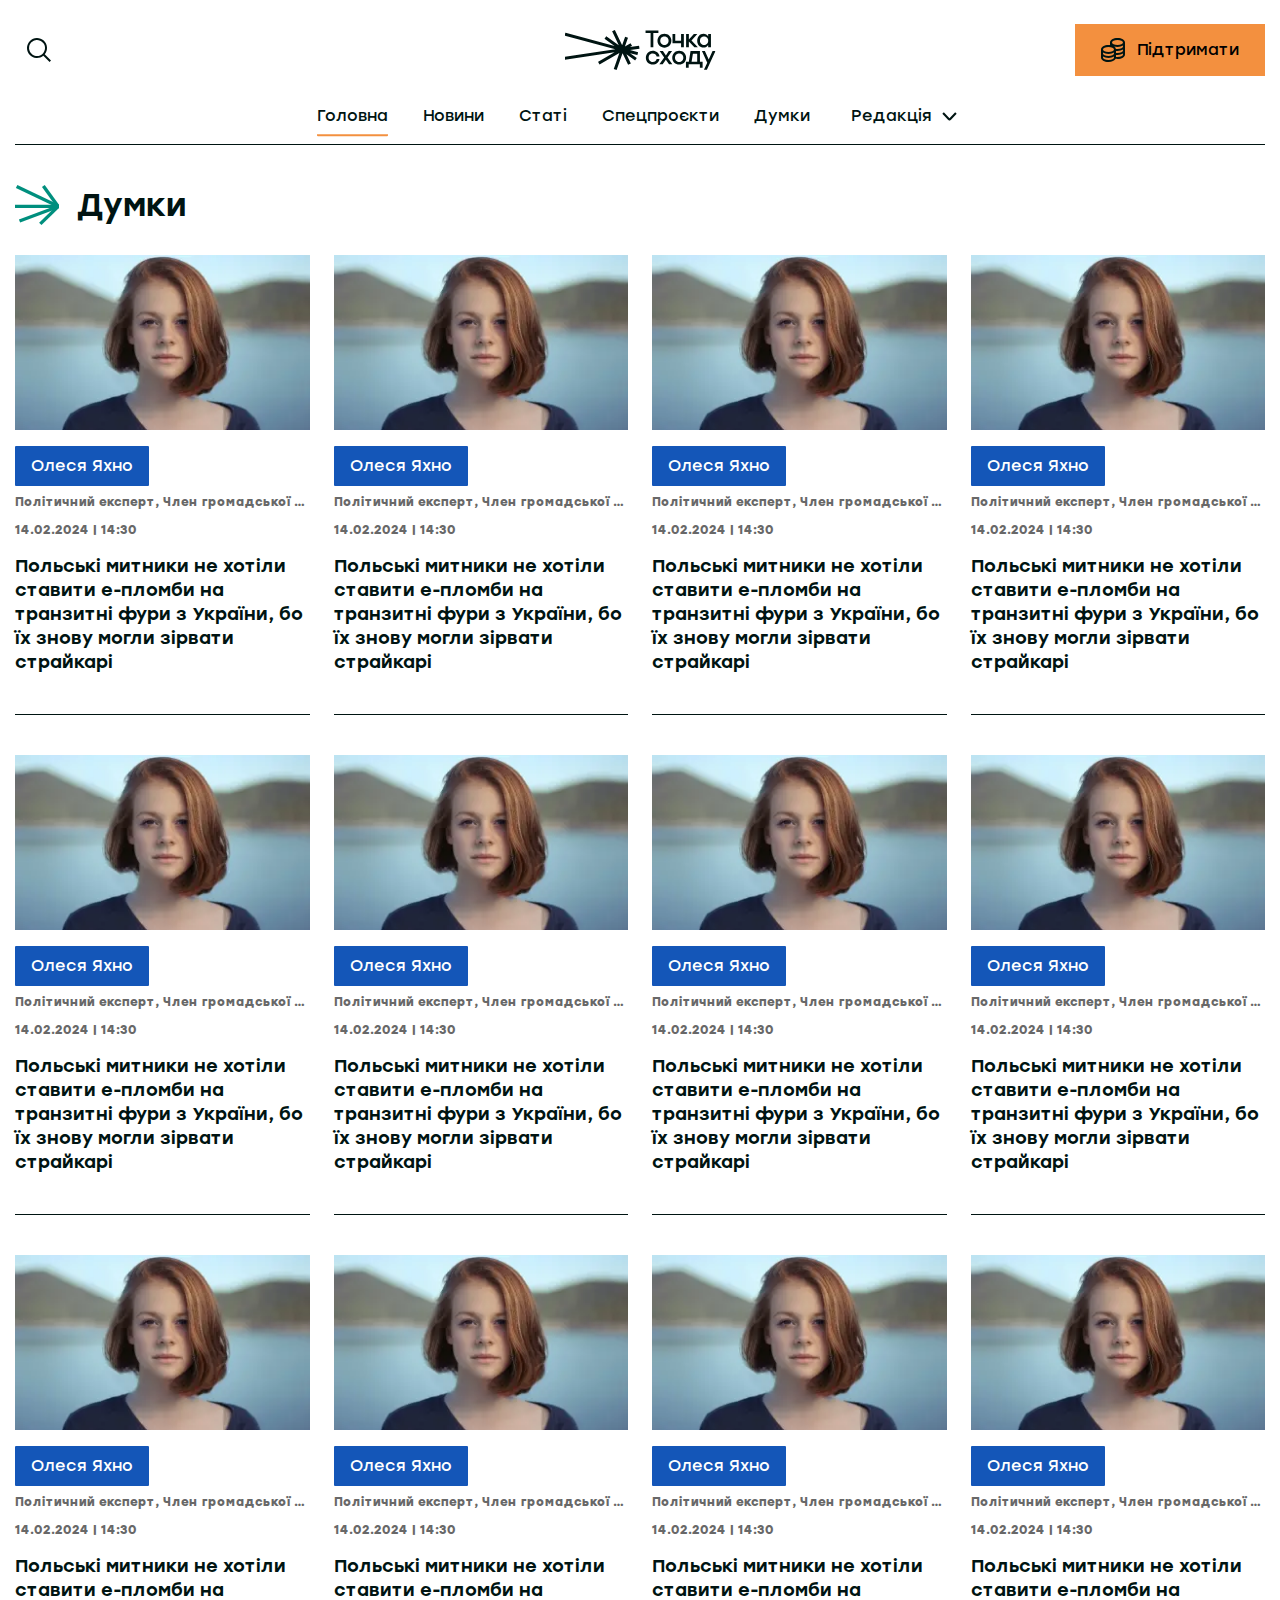
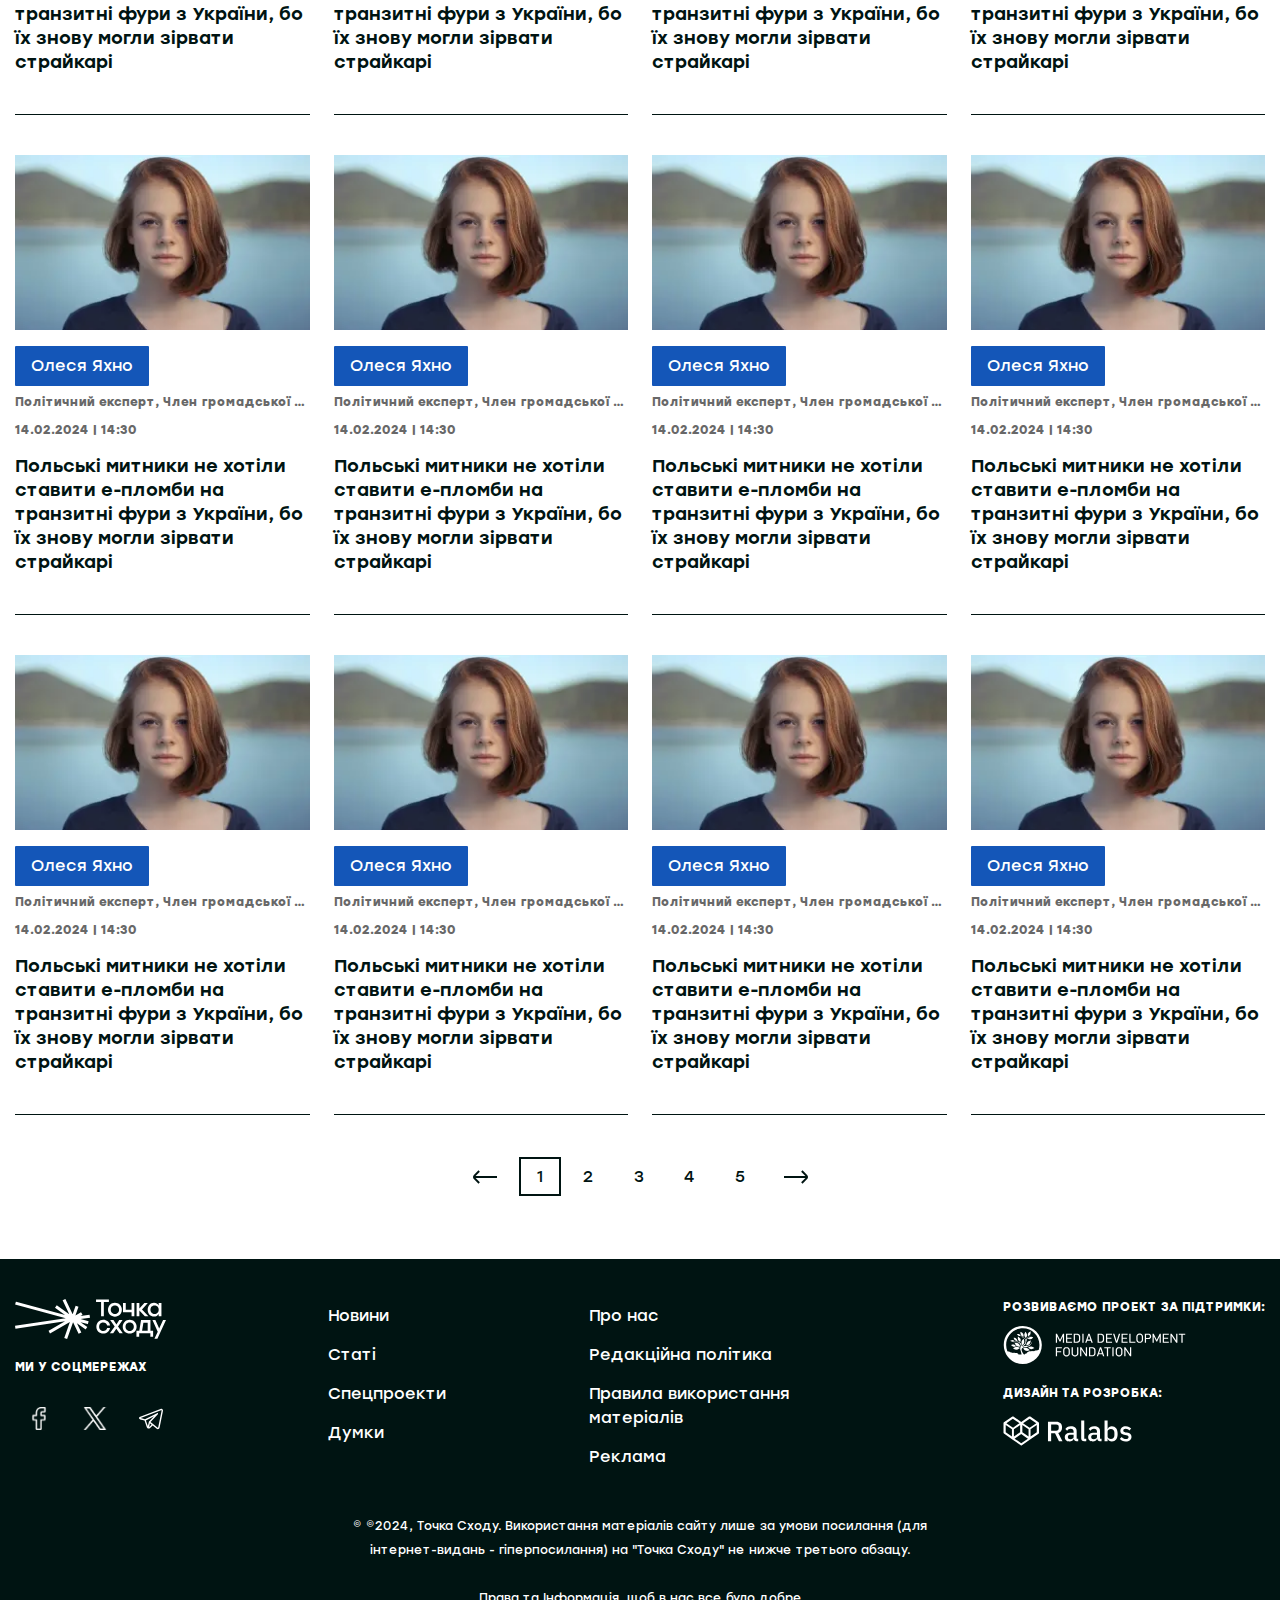
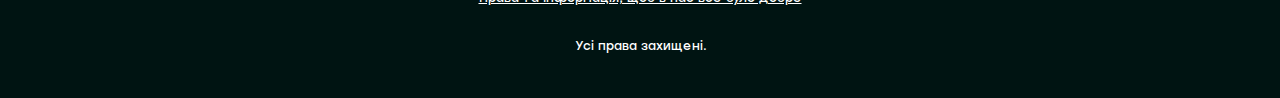
<file: expert-articles.html>
<!doctype html>
<html lang="uk">
<head>
  <style>html { opacity: 0; }</style>
  <meta charset="UTF-8">
  <meta http-equiv="X-UA-Compatible" content="IE=edge">
  <meta name="viewport" content="width=device-width,initial-scale=1">
  <title>Експерти</title>

  <link rel="shortcut icon" href="favicon.ico" type="image/x-icon">
  <link rel="stylesheet" href="css/main.min.css?_v=20240411181711">

  <script defer="defer" src="js/main.min.js?_v=20240411181711"></script>
</head>

<body>

<header class="header">
  <div class="container">
    <div class="header__row">
      <input type="checkbox" id="mobile-menu">
      <label class="menu-hamburger" for="mobile-menu">
        <span class="menu-hamburger__line"></span>
      </label>

      <div class="mobile-menu">
        <div class="mobile-menu__wrapper">
          <form class="mobile-search-bar" action="./search.html">
    <div class="mobile-search-bar__input">
        <span class="icon icon-search">
        </span>
        <label for="search" hidden="hidden">Пошук</label>
        <input type="search" name="search" id="search" placeholder="Пошук" required>
    </div>
</form>
          <nav class="mobile-navigation">
            <ul class="menu__list">
              <li class="menu__item menu__item--active">
                <a href="/" class="menu__link">Головна</a>
              </li>
              <li class="menu__item">
                <a href="./news.html" class="menu__link">Новини</a>
              </li>
              <li class="menu__item">
                <a href="./articles.html" class="menu__link">Статі</a>
              </li>
              <li class="menu__item">
                <a href="./special-projects.html" class="menu__link">Спецпроєкти</a>
              </li>
              <li class="menu__item">
                <a href="./expert-articles.html" class="menu__link">Думки</a>
              </li>
              <li class="menu__item">
                <a href="#" class="menu__link">
                  Редакція
                </a>
              </li>
              <li class="menu__item">
                <a href="./about-us.html" class="menu__link">Про Нас</a>
              </li>
              <li class="menu__item">
                <a href="./editor-policy.html" class="menu__link">Політика Редагування</a>
              </li>
              <li class="menu__item">
                <a href="./usage-policy.html" class="menu__link">Правила використання матеріалів</a>
              </li>
            </ul>
          </nav>
          <ul class="social-media">
            <li class="social-media__item">
              <a class="social-media__link" href="#" title="Facebook">
                <span class="icon icon-facebook"></span>
              </a>
            </li>
            <li class="social-media__item">
              <a class="social-media__link" href="#" title="Twitter">
                <span class="icon icon-twitter"></span>
              </a>
            </li>
            <li class="social-media__item">
              <a class="social-media__link" href="#" title="Telegram">
                <span class="icon icon-telegram"></span>
              </a>
            </li>
          </ul>
        </div>
      </div>

      <form class="search-bar" action="./search.html">
    <button type="button" class="search-bar__btn-open">
        <span class="icon icon-search">
        </span>
    </button>
    <div class="search-bar__input">
        <label for="search" hidden="hidden">Пошук</label>
        <input type="search" name="search" id="search" required>
        <button type="button" class="search-bar__btn-close">
            &#x2715;
        </button>
    </div>
</form>

      <a href="/" class="logo header__logo">
        <img src="./images/logo.svg" alt="">
      </a>

      <div class="header__buttons">
        <button id="donation-btn" class="button button--primary" title="Підтримати">
          <span class="icon icon-donation"></span>
          <span class="text">Підтримати</span>
        </button>
      </div>
    </div>

    <div class="header__row">
      <nav class="main-navigation">
    <ul class="menu__list">
        <li class="menu__item menu__item--active">
            <a href="/" class="menu__link">Головна</a>
        </li>
        <li class="menu__item">
            <a href="./news.html" class="menu__link">Новини</a>
        </li>
        <li class="menu__item">
            <a href="./articles.html" class="menu__link">Статі</a>
        </li>
        <li class="menu__item">
            <a href="./special-projects.html" class="menu__link">Спецпроєкти</a>
        </li>
        <li class="menu__item">
            <a href="./expert-articles.html" class="menu__link">Думки</a>
        </li>
        <li class="menu__item menu-dropdown">
            <a href="#" class="menu-dropdown__button menu-dropdown__button--icon-append">
                Редакція
                <span class="icon icon-arrow-down"></span>
            </a>
            <ul class="menu-dropdown__content">
                <li>
                    <a href="./about-us.html">Про Нас</a>
                </li>
                <li>
                    <a href="./editor-policy.html">Політика Редагування</a>
                </li>
                <li>
                    <a href="./usage-policy.html">Правила використання матеріалів</a>
                </li>
            </ul>
        </li>
    </ul>
</nav>
    </div>
  </div>
</header>

<main class="page">
  <div data-observ></div>
    <section class="experts">
      <div class="container">
        <header class="page__header">
          <h1 class="page__heading">
            <img src="./images/logo-half-green.svg" alt="Logo">
            Думки
          </h1>
        </header>

        <div class="expert-articles-cards expert-articles-cards--grid expert-articles-cards--grid-col-4">
          
            <article class="expert-article-card">
    <a href="./author.html" class="expert-article-card__link" title="experts page">
        <div class="expert-article-card__image">
            <picture><source srcset="./images/placeholders/expert-article-card.webp" type="image/webp"><img src="./images/placeholders/expert-article-card.png" alt="Expert Article Card"></picture>
        </div>
        <span class="expert-article-card__author">
            Олеся Яхно
        </span>
        <header class="article-card__heading">
            <div class="text-truncate" title="Політичний експерт, Член громадської організації “Люди разом”, Улюблений онук і просто гарна людина">
                Політичний експерт, Член громадської організації “Люди разом”, Улюблений онук і просто гарна людина
            </div>
        </header>
    </a>

    <a href="/post-page.html" class="expert-article-card__latest-article" title="last article title">
        <div class="expert-article-card__timestamps">
            <time datetime="2024-02-14 14:30">14.02.2024 | 14:30</time>
        </div>
        <p class="expert-article-card__title">
            Польські митники не хотіли ставити е-пломби на транзитні фури з України, бо їх знову могли зірвати страйкарі
        </p>
    </a>
</article>
          
            <article class="expert-article-card">
    <a href="./author.html" class="expert-article-card__link" title="experts page">
        <div class="expert-article-card__image">
            <picture><source srcset="./images/placeholders/expert-article-card.webp" type="image/webp"><img src="./images/placeholders/expert-article-card.png" alt="Expert Article Card"></picture>
        </div>
        <span class="expert-article-card__author">
            Олеся Яхно
        </span>
        <header class="article-card__heading">
            <div class="text-truncate" title="Політичний експерт, Член громадської організації “Люди разом”, Улюблений онук і просто гарна людина">
                Політичний експерт, Член громадської організації “Люди разом”, Улюблений онук і просто гарна людина
            </div>
        </header>
    </a>

    <a href="/post-page.html" class="expert-article-card__latest-article" title="last article title">
        <div class="expert-article-card__timestamps">
            <time datetime="2024-02-14 14:30">14.02.2024 | 14:30</time>
        </div>
        <p class="expert-article-card__title">
            Польські митники не хотіли ставити е-пломби на транзитні фури з України, бо їх знову могли зірвати страйкарі
        </p>
    </a>
</article>
          
            <article class="expert-article-card">
    <a href="./author.html" class="expert-article-card__link" title="experts page">
        <div class="expert-article-card__image">
            <picture><source srcset="./images/placeholders/expert-article-card.webp" type="image/webp"><img src="./images/placeholders/expert-article-card.png" alt="Expert Article Card"></picture>
        </div>
        <span class="expert-article-card__author">
            Олеся Яхно
        </span>
        <header class="article-card__heading">
            <div class="text-truncate" title="Політичний експерт, Член громадської організації “Люди разом”, Улюблений онук і просто гарна людина">
                Політичний експерт, Член громадської організації “Люди разом”, Улюблений онук і просто гарна людина
            </div>
        </header>
    </a>

    <a href="/post-page.html" class="expert-article-card__latest-article" title="last article title">
        <div class="expert-article-card__timestamps">
            <time datetime="2024-02-14 14:30">14.02.2024 | 14:30</time>
        </div>
        <p class="expert-article-card__title">
            Польські митники не хотіли ставити е-пломби на транзитні фури з України, бо їх знову могли зірвати страйкарі
        </p>
    </a>
</article>
          
            <article class="expert-article-card">
    <a href="./author.html" class="expert-article-card__link" title="experts page">
        <div class="expert-article-card__image">
            <picture><source srcset="./images/placeholders/expert-article-card.webp" type="image/webp"><img src="./images/placeholders/expert-article-card.png" alt="Expert Article Card"></picture>
        </div>
        <span class="expert-article-card__author">
            Олеся Яхно
        </span>
        <header class="article-card__heading">
            <div class="text-truncate" title="Політичний експерт, Член громадської організації “Люди разом”, Улюблений онук і просто гарна людина">
                Політичний експерт, Член громадської організації “Люди разом”, Улюблений онук і просто гарна людина
            </div>
        </header>
    </a>

    <a href="/post-page.html" class="expert-article-card__latest-article" title="last article title">
        <div class="expert-article-card__timestamps">
            <time datetime="2024-02-14 14:30">14.02.2024 | 14:30</time>
        </div>
        <p class="expert-article-card__title">
            Польські митники не хотіли ставити е-пломби на транзитні фури з України, бо їх знову могли зірвати страйкарі
        </p>
    </a>
</article>
          
            <article class="expert-article-card">
    <a href="./author.html" class="expert-article-card__link" title="experts page">
        <div class="expert-article-card__image">
            <picture><source srcset="./images/placeholders/expert-article-card.webp" type="image/webp"><img src="./images/placeholders/expert-article-card.png" alt="Expert Article Card"></picture>
        </div>
        <span class="expert-article-card__author">
            Олеся Яхно
        </span>
        <header class="article-card__heading">
            <div class="text-truncate" title="Політичний експерт, Член громадської організації “Люди разом”, Улюблений онук і просто гарна людина">
                Політичний експерт, Член громадської організації “Люди разом”, Улюблений онук і просто гарна людина
            </div>
        </header>
    </a>

    <a href="/post-page.html" class="expert-article-card__latest-article" title="last article title">
        <div class="expert-article-card__timestamps">
            <time datetime="2024-02-14 14:30">14.02.2024 | 14:30</time>
        </div>
        <p class="expert-article-card__title">
            Польські митники не хотіли ставити е-пломби на транзитні фури з України, бо їх знову могли зірвати страйкарі
        </p>
    </a>
</article>
          
            <article class="expert-article-card">
    <a href="./author.html" class="expert-article-card__link" title="experts page">
        <div class="expert-article-card__image">
            <picture><source srcset="./images/placeholders/expert-article-card.webp" type="image/webp"><img src="./images/placeholders/expert-article-card.png" alt="Expert Article Card"></picture>
        </div>
        <span class="expert-article-card__author">
            Олеся Яхно
        </span>
        <header class="article-card__heading">
            <div class="text-truncate" title="Політичний експерт, Член громадської організації “Люди разом”, Улюблений онук і просто гарна людина">
                Політичний експерт, Член громадської організації “Люди разом”, Улюблений онук і просто гарна людина
            </div>
        </header>
    </a>

    <a href="/post-page.html" class="expert-article-card__latest-article" title="last article title">
        <div class="expert-article-card__timestamps">
            <time datetime="2024-02-14 14:30">14.02.2024 | 14:30</time>
        </div>
        <p class="expert-article-card__title">
            Польські митники не хотіли ставити е-пломби на транзитні фури з України, бо їх знову могли зірвати страйкарі
        </p>
    </a>
</article>
          
            <article class="expert-article-card">
    <a href="./author.html" class="expert-article-card__link" title="experts page">
        <div class="expert-article-card__image">
            <picture><source srcset="./images/placeholders/expert-article-card.webp" type="image/webp"><img src="./images/placeholders/expert-article-card.png" alt="Expert Article Card"></picture>
        </div>
        <span class="expert-article-card__author">
            Олеся Яхно
        </span>
        <header class="article-card__heading">
            <div class="text-truncate" title="Політичний експерт, Член громадської організації “Люди разом”, Улюблений онук і просто гарна людина">
                Політичний експерт, Член громадської організації “Люди разом”, Улюблений онук і просто гарна людина
            </div>
        </header>
    </a>

    <a href="/post-page.html" class="expert-article-card__latest-article" title="last article title">
        <div class="expert-article-card__timestamps">
            <time datetime="2024-02-14 14:30">14.02.2024 | 14:30</time>
        </div>
        <p class="expert-article-card__title">
            Польські митники не хотіли ставити е-пломби на транзитні фури з України, бо їх знову могли зірвати страйкарі
        </p>
    </a>
</article>
          
            <article class="expert-article-card">
    <a href="./author.html" class="expert-article-card__link" title="experts page">
        <div class="expert-article-card__image">
            <picture><source srcset="./images/placeholders/expert-article-card.webp" type="image/webp"><img src="./images/placeholders/expert-article-card.png" alt="Expert Article Card"></picture>
        </div>
        <span class="expert-article-card__author">
            Олеся Яхно
        </span>
        <header class="article-card__heading">
            <div class="text-truncate" title="Політичний експерт, Член громадської організації “Люди разом”, Улюблений онук і просто гарна людина">
                Політичний експерт, Член громадської організації “Люди разом”, Улюблений онук і просто гарна людина
            </div>
        </header>
    </a>

    <a href="/post-page.html" class="expert-article-card__latest-article" title="last article title">
        <div class="expert-article-card__timestamps">
            <time datetime="2024-02-14 14:30">14.02.2024 | 14:30</time>
        </div>
        <p class="expert-article-card__title">
            Польські митники не хотіли ставити е-пломби на транзитні фури з України, бо їх знову могли зірвати страйкарі
        </p>
    </a>
</article>
          
            <article class="expert-article-card">
    <a href="./author.html" class="expert-article-card__link" title="experts page">
        <div class="expert-article-card__image">
            <picture><source srcset="./images/placeholders/expert-article-card.webp" type="image/webp"><img src="./images/placeholders/expert-article-card.png" alt="Expert Article Card"></picture>
        </div>
        <span class="expert-article-card__author">
            Олеся Яхно
        </span>
        <header class="article-card__heading">
            <div class="text-truncate" title="Політичний експерт, Член громадської організації “Люди разом”, Улюблений онук і просто гарна людина">
                Політичний експерт, Член громадської організації “Люди разом”, Улюблений онук і просто гарна людина
            </div>
        </header>
    </a>

    <a href="/post-page.html" class="expert-article-card__latest-article" title="last article title">
        <div class="expert-article-card__timestamps">
            <time datetime="2024-02-14 14:30">14.02.2024 | 14:30</time>
        </div>
        <p class="expert-article-card__title">
            Польські митники не хотіли ставити е-пломби на транзитні фури з України, бо їх знову могли зірвати страйкарі
        </p>
    </a>
</article>
          
            <article class="expert-article-card">
    <a href="./author.html" class="expert-article-card__link" title="experts page">
        <div class="expert-article-card__image">
            <picture><source srcset="./images/placeholders/expert-article-card.webp" type="image/webp"><img src="./images/placeholders/expert-article-card.png" alt="Expert Article Card"></picture>
        </div>
        <span class="expert-article-card__author">
            Олеся Яхно
        </span>
        <header class="article-card__heading">
            <div class="text-truncate" title="Політичний експерт, Член громадської організації “Люди разом”, Улюблений онук і просто гарна людина">
                Політичний експерт, Член громадської організації “Люди разом”, Улюблений онук і просто гарна людина
            </div>
        </header>
    </a>

    <a href="/post-page.html" class="expert-article-card__latest-article" title="last article title">
        <div class="expert-article-card__timestamps">
            <time datetime="2024-02-14 14:30">14.02.2024 | 14:30</time>
        </div>
        <p class="expert-article-card__title">
            Польські митники не хотіли ставити е-пломби на транзитні фури з України, бо їх знову могли зірвати страйкарі
        </p>
    </a>
</article>
          
            <article class="expert-article-card">
    <a href="./author.html" class="expert-article-card__link" title="experts page">
        <div class="expert-article-card__image">
            <picture><source srcset="./images/placeholders/expert-article-card.webp" type="image/webp"><img src="./images/placeholders/expert-article-card.png" alt="Expert Article Card"></picture>
        </div>
        <span class="expert-article-card__author">
            Олеся Яхно
        </span>
        <header class="article-card__heading">
            <div class="text-truncate" title="Політичний експерт, Член громадської організації “Люди разом”, Улюблений онук і просто гарна людина">
                Політичний експерт, Член громадської організації “Люди разом”, Улюблений онук і просто гарна людина
            </div>
        </header>
    </a>

    <a href="/post-page.html" class="expert-article-card__latest-article" title="last article title">
        <div class="expert-article-card__timestamps">
            <time datetime="2024-02-14 14:30">14.02.2024 | 14:30</time>
        </div>
        <p class="expert-article-card__title">
            Польські митники не хотіли ставити е-пломби на транзитні фури з України, бо їх знову могли зірвати страйкарі
        </p>
    </a>
</article>
          
            <article class="expert-article-card">
    <a href="./author.html" class="expert-article-card__link" title="experts page">
        <div class="expert-article-card__image">
            <picture><source srcset="./images/placeholders/expert-article-card.webp" type="image/webp"><img src="./images/placeholders/expert-article-card.png" alt="Expert Article Card"></picture>
        </div>
        <span class="expert-article-card__author">
            Олеся Яхно
        </span>
        <header class="article-card__heading">
            <div class="text-truncate" title="Політичний експерт, Член громадської організації “Люди разом”, Улюблений онук і просто гарна людина">
                Політичний експерт, Член громадської організації “Люди разом”, Улюблений онук і просто гарна людина
            </div>
        </header>
    </a>

    <a href="/post-page.html" class="expert-article-card__latest-article" title="last article title">
        <div class="expert-article-card__timestamps">
            <time datetime="2024-02-14 14:30">14.02.2024 | 14:30</time>
        </div>
        <p class="expert-article-card__title">
            Польські митники не хотіли ставити е-пломби на транзитні фури з України, бо їх знову могли зірвати страйкарі
        </p>
    </a>
</article>
          
            <article class="expert-article-card">
    <a href="./author.html" class="expert-article-card__link" title="experts page">
        <div class="expert-article-card__image">
            <picture><source srcset="./images/placeholders/expert-article-card.webp" type="image/webp"><img src="./images/placeholders/expert-article-card.png" alt="Expert Article Card"></picture>
        </div>
        <span class="expert-article-card__author">
            Олеся Яхно
        </span>
        <header class="article-card__heading">
            <div class="text-truncate" title="Політичний експерт, Член громадської організації “Люди разом”, Улюблений онук і просто гарна людина">
                Політичний експерт, Член громадської організації “Люди разом”, Улюблений онук і просто гарна людина
            </div>
        </header>
    </a>

    <a href="/post-page.html" class="expert-article-card__latest-article" title="last article title">
        <div class="expert-article-card__timestamps">
            <time datetime="2024-02-14 14:30">14.02.2024 | 14:30</time>
        </div>
        <p class="expert-article-card__title">
            Польські митники не хотіли ставити е-пломби на транзитні фури з України, бо їх знову могли зірвати страйкарі
        </p>
    </a>
</article>
          
            <article class="expert-article-card">
    <a href="./author.html" class="expert-article-card__link" title="experts page">
        <div class="expert-article-card__image">
            <picture><source srcset="./images/placeholders/expert-article-card.webp" type="image/webp"><img src="./images/placeholders/expert-article-card.png" alt="Expert Article Card"></picture>
        </div>
        <span class="expert-article-card__author">
            Олеся Яхно
        </span>
        <header class="article-card__heading">
            <div class="text-truncate" title="Політичний експерт, Член громадської організації “Люди разом”, Улюблений онук і просто гарна людина">
                Політичний експерт, Член громадської організації “Люди разом”, Улюблений онук і просто гарна людина
            </div>
        </header>
    </a>

    <a href="/post-page.html" class="expert-article-card__latest-article" title="last article title">
        <div class="expert-article-card__timestamps">
            <time datetime="2024-02-14 14:30">14.02.2024 | 14:30</time>
        </div>
        <p class="expert-article-card__title">
            Польські митники не хотіли ставити е-пломби на транзитні фури з України, бо їх знову могли зірвати страйкарі
        </p>
    </a>
</article>
          
            <article class="expert-article-card">
    <a href="./author.html" class="expert-article-card__link" title="experts page">
        <div class="expert-article-card__image">
            <picture><source srcset="./images/placeholders/expert-article-card.webp" type="image/webp"><img src="./images/placeholders/expert-article-card.png" alt="Expert Article Card"></picture>
        </div>
        <span class="expert-article-card__author">
            Олеся Яхно
        </span>
        <header class="article-card__heading">
            <div class="text-truncate" title="Політичний експерт, Член громадської організації “Люди разом”, Улюблений онук і просто гарна людина">
                Політичний експерт, Член громадської організації “Люди разом”, Улюблений онук і просто гарна людина
            </div>
        </header>
    </a>

    <a href="/post-page.html" class="expert-article-card__latest-article" title="last article title">
        <div class="expert-article-card__timestamps">
            <time datetime="2024-02-14 14:30">14.02.2024 | 14:30</time>
        </div>
        <p class="expert-article-card__title">
            Польські митники не хотіли ставити е-пломби на транзитні фури з України, бо їх знову могли зірвати страйкарі
        </p>
    </a>
</article>
          
            <article class="expert-article-card">
    <a href="./author.html" class="expert-article-card__link" title="experts page">
        <div class="expert-article-card__image">
            <picture><source srcset="./images/placeholders/expert-article-card.webp" type="image/webp"><img src="./images/placeholders/expert-article-card.png" alt="Expert Article Card"></picture>
        </div>
        <span class="expert-article-card__author">
            Олеся Яхно
        </span>
        <header class="article-card__heading">
            <div class="text-truncate" title="Політичний експерт, Член громадської організації “Люди разом”, Улюблений онук і просто гарна людина">
                Політичний експерт, Член громадської організації “Люди разом”, Улюблений онук і просто гарна людина
            </div>
        </header>
    </a>

    <a href="/post-page.html" class="expert-article-card__latest-article" title="last article title">
        <div class="expert-article-card__timestamps">
            <time datetime="2024-02-14 14:30">14.02.2024 | 14:30</time>
        </div>
        <p class="expert-article-card__title">
            Польські митники не хотіли ставити е-пломби на транзитні фури з України, бо їх знову могли зірвати страйкарі
        </p>
    </a>
</article>
          
            <article class="expert-article-card">
    <a href="./author.html" class="expert-article-card__link" title="experts page">
        <div class="expert-article-card__image">
            <picture><source srcset="./images/placeholders/expert-article-card.webp" type="image/webp"><img src="./images/placeholders/expert-article-card.png" alt="Expert Article Card"></picture>
        </div>
        <span class="expert-article-card__author">
            Олеся Яхно
        </span>
        <header class="article-card__heading">
            <div class="text-truncate" title="Політичний експерт, Член громадської організації “Люди разом”, Улюблений онук і просто гарна людина">
                Політичний експерт, Член громадської організації “Люди разом”, Улюблений онук і просто гарна людина
            </div>
        </header>
    </a>

    <a href="/post-page.html" class="expert-article-card__latest-article" title="last article title">
        <div class="expert-article-card__timestamps">
            <time datetime="2024-02-14 14:30">14.02.2024 | 14:30</time>
        </div>
        <p class="expert-article-card__title">
            Польські митники не хотіли ставити е-пломби на транзитні фури з України, бо їх знову могли зірвати страйкарі
        </p>
    </a>
</article>
          
            <article class="expert-article-card">
    <a href="./author.html" class="expert-article-card__link" title="experts page">
        <div class="expert-article-card__image">
            <picture><source srcset="./images/placeholders/expert-article-card.webp" type="image/webp"><img src="./images/placeholders/expert-article-card.png" alt="Expert Article Card"></picture>
        </div>
        <span class="expert-article-card__author">
            Олеся Яхно
        </span>
        <header class="article-card__heading">
            <div class="text-truncate" title="Політичний експерт, Член громадської організації “Люди разом”, Улюблений онук і просто гарна людина">
                Політичний експерт, Член громадської організації “Люди разом”, Улюблений онук і просто гарна людина
            </div>
        </header>
    </a>

    <a href="/post-page.html" class="expert-article-card__latest-article" title="last article title">
        <div class="expert-article-card__timestamps">
            <time datetime="2024-02-14 14:30">14.02.2024 | 14:30</time>
        </div>
        <p class="expert-article-card__title">
            Польські митники не хотіли ставити е-пломби на транзитні фури з України, бо їх знову могли зірвати страйкарі
        </p>
    </a>
</article>
          
            <article class="expert-article-card">
    <a href="./author.html" class="expert-article-card__link" title="experts page">
        <div class="expert-article-card__image">
            <picture><source srcset="./images/placeholders/expert-article-card.webp" type="image/webp"><img src="./images/placeholders/expert-article-card.png" alt="Expert Article Card"></picture>
        </div>
        <span class="expert-article-card__author">
            Олеся Яхно
        </span>
        <header class="article-card__heading">
            <div class="text-truncate" title="Політичний експерт, Член громадської організації “Люди разом”, Улюблений онук і просто гарна людина">
                Політичний експерт, Член громадської організації “Люди разом”, Улюблений онук і просто гарна людина
            </div>
        </header>
    </a>

    <a href="/post-page.html" class="expert-article-card__latest-article" title="last article title">
        <div class="expert-article-card__timestamps">
            <time datetime="2024-02-14 14:30">14.02.2024 | 14:30</time>
        </div>
        <p class="expert-article-card__title">
            Польські митники не хотіли ставити е-пломби на транзитні фури з України, бо їх знову могли зірвати страйкарі
        </p>
    </a>
</article>
          
            <article class="expert-article-card">
    <a href="./author.html" class="expert-article-card__link" title="experts page">
        <div class="expert-article-card__image">
            <picture><source srcset="./images/placeholders/expert-article-card.webp" type="image/webp"><img src="./images/placeholders/expert-article-card.png" alt="Expert Article Card"></picture>
        </div>
        <span class="expert-article-card__author">
            Олеся Яхно
        </span>
        <header class="article-card__heading">
            <div class="text-truncate" title="Політичний експерт, Член громадської організації “Люди разом”, Улюблений онук і просто гарна людина">
                Політичний експерт, Член громадської організації “Люди разом”, Улюблений онук і просто гарна людина
            </div>
        </header>
    </a>

    <a href="/post-page.html" class="expert-article-card__latest-article" title="last article title">
        <div class="expert-article-card__timestamps">
            <time datetime="2024-02-14 14:30">14.02.2024 | 14:30</time>
        </div>
        <p class="expert-article-card__title">
            Польські митники не хотіли ставити е-пломби на транзитні фури з України, бо їх знову могли зірвати страйкарі
        </p>
    </a>
</article>
          
        </div>

        <nav class="pagination" aria-label="articles navigation">
    <ul class="pagination__list">
        <li class="pagination__item pagination__item--disabled">
            <a class="pagination__link pagination__link--prev" href="?page=2" rel="prev" title="Previous">
                <span class="icon icon-arrow-left"></span>
            </a>
        </li>

        <li class="pagination__item pagination__item--active">
            <a class="pagination__link" href="?page=1" title="Page 1">1</a>
        </li>
        <li class="pagination__item">
            <a class="pagination__link" href="?page=2" title="Page 2">2</a>
        </li>
        <li class="pagination__item">
            <a class="pagination__link" href="?page=3" title="Page 3">3</a>
        </li>
        <li class="pagination__item pagination__item--huge">
            <a class="pagination__link" href="?page=4" title="Page 4">4</a>
        </li>
        <li class="pagination__item pagination__item--huge">
            <a class="pagination__link" href="?page=5" title="Page 5">5</a>
        </li>

        <li class="pagination__item">
            <a class="pagination__link pagination__link--next" href="?page=4" rel="next" title="Next">
                <span class="icon icon-arrow-right"></span>
            </a>
        </li>
    </ul>
</nav>
      </div>
    </section>
</main>

<footer class="footer">
  <div class="container">
    <div class="footer__row">
      <div class="footer__info">
        <a href="/" class="link--with-image footer__logo logo">
          <img src="./images/footer-logo.svg" alt="Footer Logo">
        </a>
        <h6>
          <strong>Ми у соцмережах</strong>
        </h6>
        <ul class="social-media-list">
          <li class="social-media-list__item">
            <a class="social-media-list__link" href="#" title="Facebook">
              <span class="icon icon-facebook"></span>
            </a>
          </li>
          <li class="social-media-list__item">
            <a class="social-media-list__link" href="#" title="Twitter">
              <span class="icon icon-twitter"></span>
            </a>
          </li>
          <li class="social-media-list__item">
            <a class="social-media-list__link" href="#" title="Telegram">
              <span class="icon icon-telegram"></span>
            </a>
          </li>
        </ul>
      </div>
      <nav class="footer__navigation">
        <ul class="menu__list">
          <li class="menu__item">
            <a href="./news.html" class="menu__link">
              Новини
            </a>
          </li>
          <li class="menu__item">
            <a href="./articles.html" class="menu__link">
              Статі
            </a>
          </li>
          <li class="menu__item">
            <a href="./special-projects.html" class="menu__link">
              Спецпроекти
            </a>
          </li>
          <li class="menu__item">
            <a href="./expert-articles.html" class="menu__link">
              Думки
            </a>
          </li>
        </ul>

        <ul class="menu__list">
          <li class="menu__item">
            <a href="./about-us.html" class="menu__link">
              Про нас
            </a>
          </li>
          <li class="menu__item">
            <a href="./editor-policy.html" class="menu__link">
              Редакційна політика
            </a>
          </li>
          <li class="menu__item">
            <a href="./usage-policy.html" class="menu__link">
              Правила використання матеріалів
            </a>
          </li>
          <li class="menu__item">
            <a href="./advertising.html" class="menu__link">
              Реклама
            </a>
          </li>
        </ul>
      </nav>
      <div class="footer__info">
        <div class="footer__info-wrapper">
          <h6>
            <strong>Розвиваємо проект за підтримки:</strong>
          </h6>
          <a class="link--with-image" href="https://mediadevelopmentfoundation.org/">
            <img src="./images/media-dev-logo.svg" alt="Media Development Foundation">
          </a>
        </div>
        <div class="footer__info-wrapper creator--desktop">
          <h6>
            <strong>Дизайн та розробка:</strong>
          </h6>
          <a class="link--with-image" href="#">
            <img src="./images/ralabs-logo.svg" alt="Ralabs Logo">
          </a>
        </div>
      </div>
    </div>
    <div class="footer__rights">
      <p>
        &copy; ©2024, Точка Сходу. Використання матеріалів сайту лише за умови посилання (для інтернет-видань - гіперпосилання) на "Точка Сходу" не нижче третього абзацу.
        <br>
        <br>
        <a class="text-underline" href="#">
          Права та Інформація, щоб в нас все було добре
        </a>
        <br>
        <br>
        Усі права захищені.
      </p>
    </div>
    <div class="creator--mobile">
      <h6>
        <strong>Дизайн та розробка:</strong>
      </h6>
      <a class="link--with-image" href="#">
        <img src="./images/ralabs-logo.svg" alt="Ralabs Logo">
      </a>
    </div>
    </div>
  
</footer>

</body>
</html>
</file>
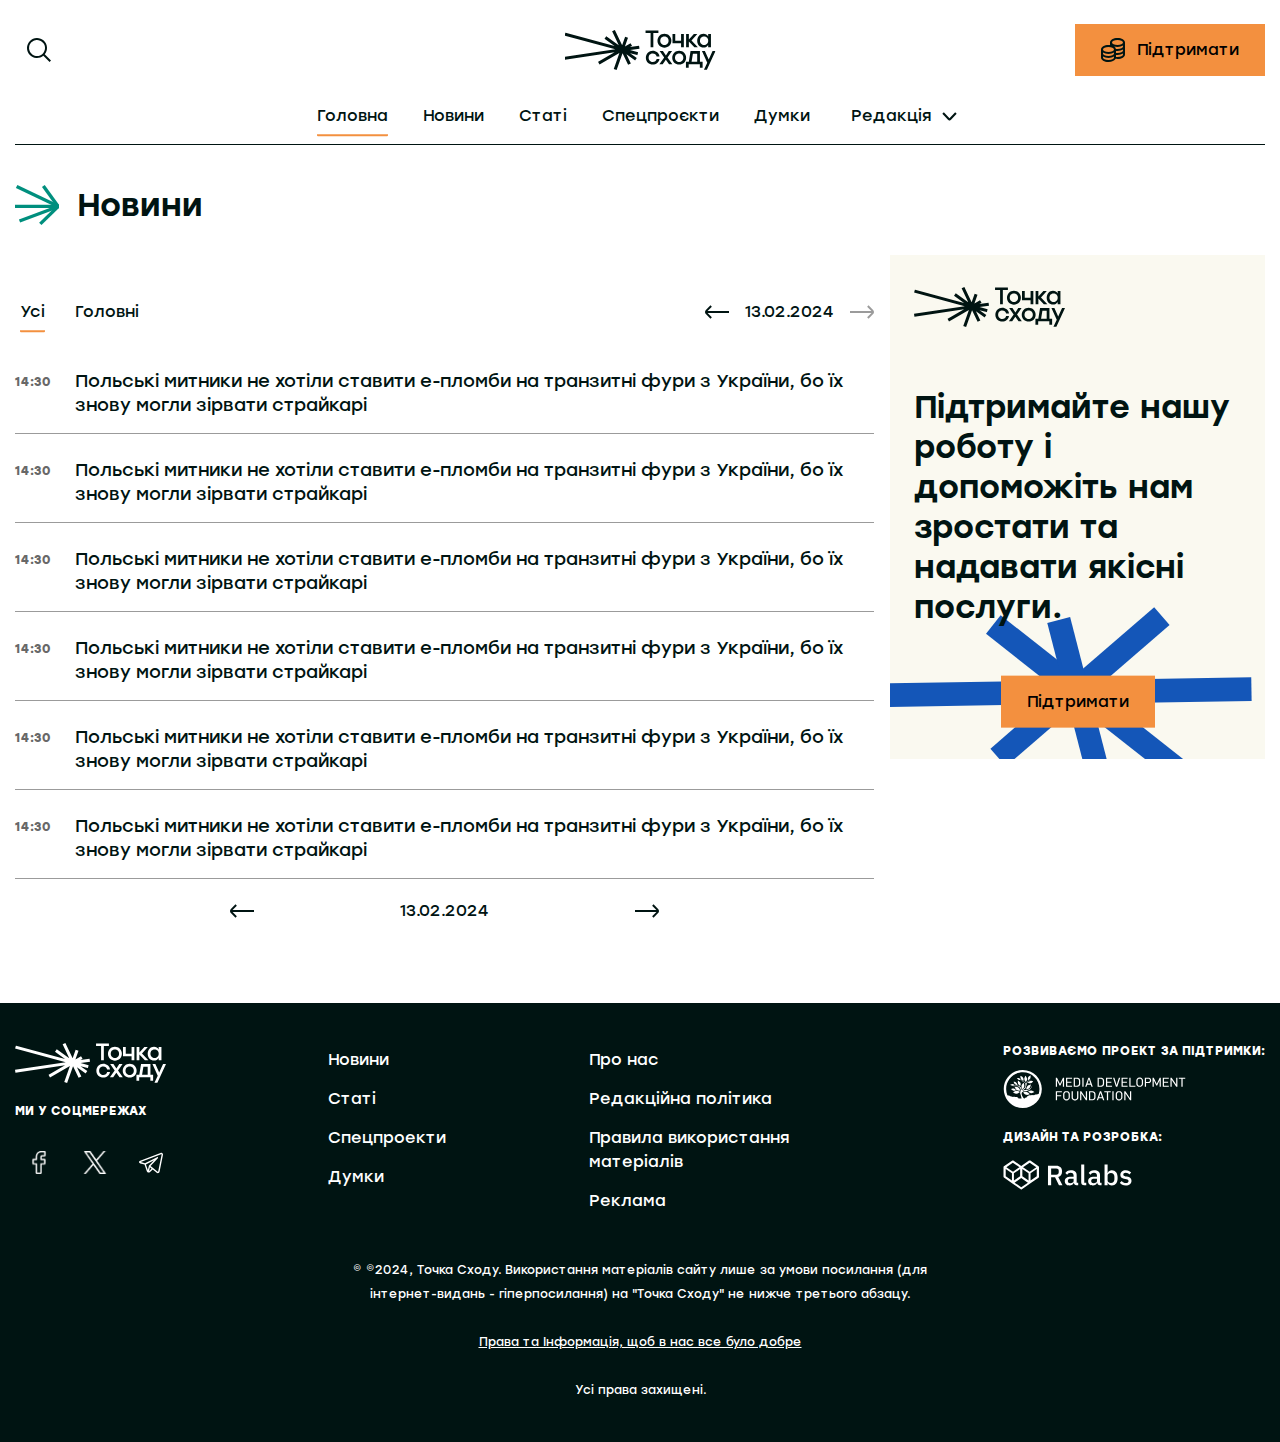
<file: news.html>
<!doctype html>
<html lang="uk">
<head>
  <style>html { opacity: 0; }</style>
  <meta charset="UTF-8">
  <meta http-equiv="X-UA-Compatible" content="IE=edge">
  <meta name="viewport" content="width=device-width,initial-scale=1">
  <title>Новини</title>

  <link rel="shortcut icon" href="favicon.ico" type="image/x-icon">
  <link rel="stylesheet" href="css/main.min.css?_v=20240411181711">

  <script defer="defer" src="js/main.min.js?_v=20240411181711"></script>
</head>

<body>

<header class="header">
  <div class="container">
    <div class="header__row">
      <input type="checkbox" id="mobile-menu">
      <label class="menu-hamburger" for="mobile-menu">
        <span class="menu-hamburger__line"></span>
      </label>

      <div class="mobile-menu">
        <div class="mobile-menu__wrapper">
          <form class="mobile-search-bar" action="./search.html">
    <div class="mobile-search-bar__input">
        <span class="icon icon-search">
        </span>
        <label for="search" hidden="hidden">Пошук</label>
        <input type="search" name="search" id="search" placeholder="Пошук" required>
    </div>
</form>
          <nav class="mobile-navigation">
            <ul class="menu__list">
              <li class="menu__item menu__item--active">
                <a href="/" class="menu__link">Головна</a>
              </li>
              <li class="menu__item">
                <a href="./news.html" class="menu__link">Новини</a>
              </li>
              <li class="menu__item">
                <a href="./articles.html" class="menu__link">Статі</a>
              </li>
              <li class="menu__item">
                <a href="./special-projects.html" class="menu__link">Спецпроєкти</a>
              </li>
              <li class="menu__item">
                <a href="./expert-articles.html" class="menu__link">Думки</a>
              </li>
              <li class="menu__item">
                <a href="#" class="menu__link">
                  Редакція
                </a>
              </li>
              <li class="menu__item">
                <a href="./about-us.html" class="menu__link">Про Нас</a>
              </li>
              <li class="menu__item">
                <a href="./editor-policy.html" class="menu__link">Політика Редагування</a>
              </li>
              <li class="menu__item">
                <a href="./usage-policy.html" class="menu__link">Правила використання матеріалів</a>
              </li>
            </ul>
          </nav>
          <ul class="social-media">
            <li class="social-media__item">
              <a class="social-media__link" href="#" title="Facebook">
                <span class="icon icon-facebook"></span>
              </a>
            </li>
            <li class="social-media__item">
              <a class="social-media__link" href="#" title="Twitter">
                <span class="icon icon-twitter"></span>
              </a>
            </li>
            <li class="social-media__item">
              <a class="social-media__link" href="#" title="Telegram">
                <span class="icon icon-telegram"></span>
              </a>
            </li>
          </ul>
        </div>
      </div>

      <form class="search-bar" action="./search.html">
    <button type="button" class="search-bar__btn-open">
        <span class="icon icon-search">
        </span>
    </button>
    <div class="search-bar__input">
        <label for="search" hidden="hidden">Пошук</label>
        <input type="search" name="search" id="search" required>
        <button type="button" class="search-bar__btn-close">
            &#x2715;
        </button>
    </div>
</form>

      <a href="/" class="logo header__logo">
        <img src="./images/logo.svg" alt="">
      </a>

      <div class="header__buttons">
        <button id="donation-btn" class="button button--primary" title="Підтримати">
          <span class="icon icon-donation"></span>
          <span class="text">Підтримати</span>
        </button>
      </div>
    </div>

    <div class="header__row">
      <nav class="main-navigation">
    <ul class="menu__list">
        <li class="menu__item menu__item--active">
            <a href="/" class="menu__link">Головна</a>
        </li>
        <li class="menu__item">
            <a href="./news.html" class="menu__link">Новини</a>
        </li>
        <li class="menu__item">
            <a href="./articles.html" class="menu__link">Статі</a>
        </li>
        <li class="menu__item">
            <a href="./special-projects.html" class="menu__link">Спецпроєкти</a>
        </li>
        <li class="menu__item">
            <a href="./expert-articles.html" class="menu__link">Думки</a>
        </li>
        <li class="menu__item menu-dropdown">
            <a href="#" class="menu-dropdown__button menu-dropdown__button--icon-append">
                Редакція
                <span class="icon icon-arrow-down"></span>
            </a>
            <ul class="menu-dropdown__content">
                <li>
                    <a href="./about-us.html">Про Нас</a>
                </li>
                <li>
                    <a href="./editor-policy.html">Політика Редагування</a>
                </li>
                <li>
                    <a href="./usage-policy.html">Правила використання матеріалів</a>
                </li>
            </ul>
        </li>
    </ul>
</nav>
    </div>
  </div>
</header>

<main class="page">
    <div data-observ></div>
    <section class="news">
        <div class="container">
            <header class="page__header">
                <h1 class="page__heading">
                    <img src="./images/logo-half-green.svg" alt="Logo">
                    Новини
                </h1>
            </header>
        </div>
        <div class="container container-flex">
            <div class="news__container">
                <div class="navigation-tabs">
                    <div class="navigation-tabs__tabs">
                        <button class="navigation-tabs__tab navigation-tabs__tab--active">Усі</button>
                        <button class="navigation-tabs__tab">Головні</button>
                    </div>
                    <nav class="navigation-tabs__list">
                        <ul>
                            <li>
                                <button class="navigation-tabs__item--prev">
                                    <span class="icon icon-arrow-left"></span>
                                </button>
                            </li>
                            <li>
                                <time class="navigation-tabs__item--current" datetime="2024-02-13">13.02.2024</time>
                            </li>
                            <li>
                                <button class="navigation-tabs__item--disabled navigation-tabs__item--next">
                                    <span class="icon icon-arrow-right"></span>
                                </button>
                            </li>
                        </ul>
                    </nav>
                </div>
                <div class="article-time-rows">
                    
                        <article class="article-time-row">
    <a href="./post-page.html" class="article-time-row__box">
        <div class="article-time-row__header">
            <time datetime="14:30">14:30</time>
        </div>
        <header class="article-time-row__wrapper">
            <h3 class="article-time-row__title" title="Title">
                Польські митники не хотіли ставити е-пломби на транзитні фури з України, бо їх знову могли зірвати страйкарі
            </h3>
        </header>
    </a>
</article>

                    
                        <article class="article-time-row">
    <a href="./post-page.html" class="article-time-row__box">
        <div class="article-time-row__header">
            <time datetime="14:30">14:30</time>
        </div>
        <header class="article-time-row__wrapper">
            <h3 class="article-time-row__title" title="Title">
                Польські митники не хотіли ставити е-пломби на транзитні фури з України, бо їх знову могли зірвати страйкарі
            </h3>
        </header>
    </a>
</article>

                    
                        <article class="article-time-row">
    <a href="./post-page.html" class="article-time-row__box">
        <div class="article-time-row__header">
            <time datetime="14:30">14:30</time>
        </div>
        <header class="article-time-row__wrapper">
            <h3 class="article-time-row__title" title="Title">
                Польські митники не хотіли ставити е-пломби на транзитні фури з України, бо їх знову могли зірвати страйкарі
            </h3>
        </header>
    </a>
</article>

                    
                        <article class="article-time-row">
    <a href="./post-page.html" class="article-time-row__box">
        <div class="article-time-row__header">
            <time datetime="14:30">14:30</time>
        </div>
        <header class="article-time-row__wrapper">
            <h3 class="article-time-row__title" title="Title">
                Польські митники не хотіли ставити е-пломби на транзитні фури з України, бо їх знову могли зірвати страйкарі
            </h3>
        </header>
    </a>
</article>

                    
                        <article class="article-time-row">
    <a href="./post-page.html" class="article-time-row__box">
        <div class="article-time-row__header">
            <time datetime="14:30">14:30</time>
        </div>
        <header class="article-time-row__wrapper">
            <h3 class="article-time-row__title" title="Title">
                Польські митники не хотіли ставити е-пломби на транзитні фури з України, бо їх знову могли зірвати страйкарі
            </h3>
        </header>
    </a>
</article>

                    
                        <article class="article-time-row">
    <a href="./post-page.html" class="article-time-row__box">
        <div class="article-time-row__header">
            <time datetime="14:30">14:30</time>
        </div>
        <header class="article-time-row__wrapper">
            <h3 class="article-time-row__title" title="Title">
                Польські митники не хотіли ставити е-пломби на транзитні фури з України, бо їх знову могли зірвати страйкарі
            </h3>
        </header>
    </a>
</article>

                    
                </div>
                
                <nav class="date-pagination" aria-label="date pagination">
    <ul class="date-pagination__list">
        <li class="date-pagination__item date-pagination__item--prev">
            <a class="date-pagination__link" href="#" title="">
                <i class="icon icon-arrow-left"></i>
            </a>
        </li>
        <li class="date-pagination__item date-pagination__item--current">
            <time datetime="2024-02-13">13.02.2024</time>
        </li>
        <li class="date-pagination__item date-pagination__item--next">
            <a class="date-pagination__link" href="#" title="">
                <i class="icon icon-arrow-right"></i>
            </a>
        </li>
    </ul>
</nav>
            </div>
            <aside class="default-sidebar">
                <div class="side-banner">
    <h2 class="side-banner__heading">Підтримайте нашу роботу і допоможіть нам зростати та надавати якісні
        послуги.</h2>
    <img class="side-banner__logo" src="./images/logo.svg" alt="Logo">
    <button class="button button--primary side-banner__cta">
        Підтримати
    </button>
</div>
            </aside>
        </div>
    </section>
</main>

<footer class="footer">
  <div class="container">
    <div class="footer__row">
      <div class="footer__info">
        <a href="/" class="link--with-image footer__logo logo">
          <img src="./images/footer-logo.svg" alt="Footer Logo">
        </a>
        <h6>
          <strong>Ми у соцмережах</strong>
        </h6>
        <ul class="social-media-list">
          <li class="social-media-list__item">
            <a class="social-media-list__link" href="#" title="Facebook">
              <span class="icon icon-facebook"></span>
            </a>
          </li>
          <li class="social-media-list__item">
            <a class="social-media-list__link" href="#" title="Twitter">
              <span class="icon icon-twitter"></span>
            </a>
          </li>
          <li class="social-media-list__item">
            <a class="social-media-list__link" href="#" title="Telegram">
              <span class="icon icon-telegram"></span>
            </a>
          </li>
        </ul>
      </div>
      <nav class="footer__navigation">
        <ul class="menu__list">
          <li class="menu__item">
            <a href="./news.html" class="menu__link">
              Новини
            </a>
          </li>
          <li class="menu__item">
            <a href="./articles.html" class="menu__link">
              Статі
            </a>
          </li>
          <li class="menu__item">
            <a href="./special-projects.html" class="menu__link">
              Спецпроекти
            </a>
          </li>
          <li class="menu__item">
            <a href="./expert-articles.html" class="menu__link">
              Думки
            </a>
          </li>
        </ul>

        <ul class="menu__list">
          <li class="menu__item">
            <a href="./about-us.html" class="menu__link">
              Про нас
            </a>
          </li>
          <li class="menu__item">
            <a href="./editor-policy.html" class="menu__link">
              Редакційна політика
            </a>
          </li>
          <li class="menu__item">
            <a href="./usage-policy.html" class="menu__link">
              Правила використання матеріалів
            </a>
          </li>
          <li class="menu__item">
            <a href="./advertising.html" class="menu__link">
              Реклама
            </a>
          </li>
        </ul>
      </nav>
      <div class="footer__info">
        <div class="footer__info-wrapper">
          <h6>
            <strong>Розвиваємо проект за підтримки:</strong>
          </h6>
          <a class="link--with-image" href="https://mediadevelopmentfoundation.org/">
            <img src="./images/media-dev-logo.svg" alt="Media Development Foundation">
          </a>
        </div>
        <div class="footer__info-wrapper creator--desktop">
          <h6>
            <strong>Дизайн та розробка:</strong>
          </h6>
          <a class="link--with-image" href="#">
            <img src="./images/ralabs-logo.svg" alt="Ralabs Logo">
          </a>
        </div>
      </div>
    </div>
    <div class="footer__rights">
      <p>
        &copy; ©2024, Точка Сходу. Використання матеріалів сайту лише за умови посилання (для інтернет-видань - гіперпосилання) на "Точка Сходу" не нижче третього абзацу.
        <br>
        <br>
        <a class="text-underline" href="#">
          Права та Інформація, щоб в нас все було добре
        </a>
        <br>
        <br>
        Усі права захищені.
      </p>
    </div>
    <div class="creator--mobile">
      <h6>
        <strong>Дизайн та розробка:</strong>
      </h6>
      <a class="link--with-image" href="#">
        <img src="./images/ralabs-logo.svg" alt="Ralabs Logo">
      </a>
    </div>
    </div>
  
</footer>

</body>
</html>
</file>
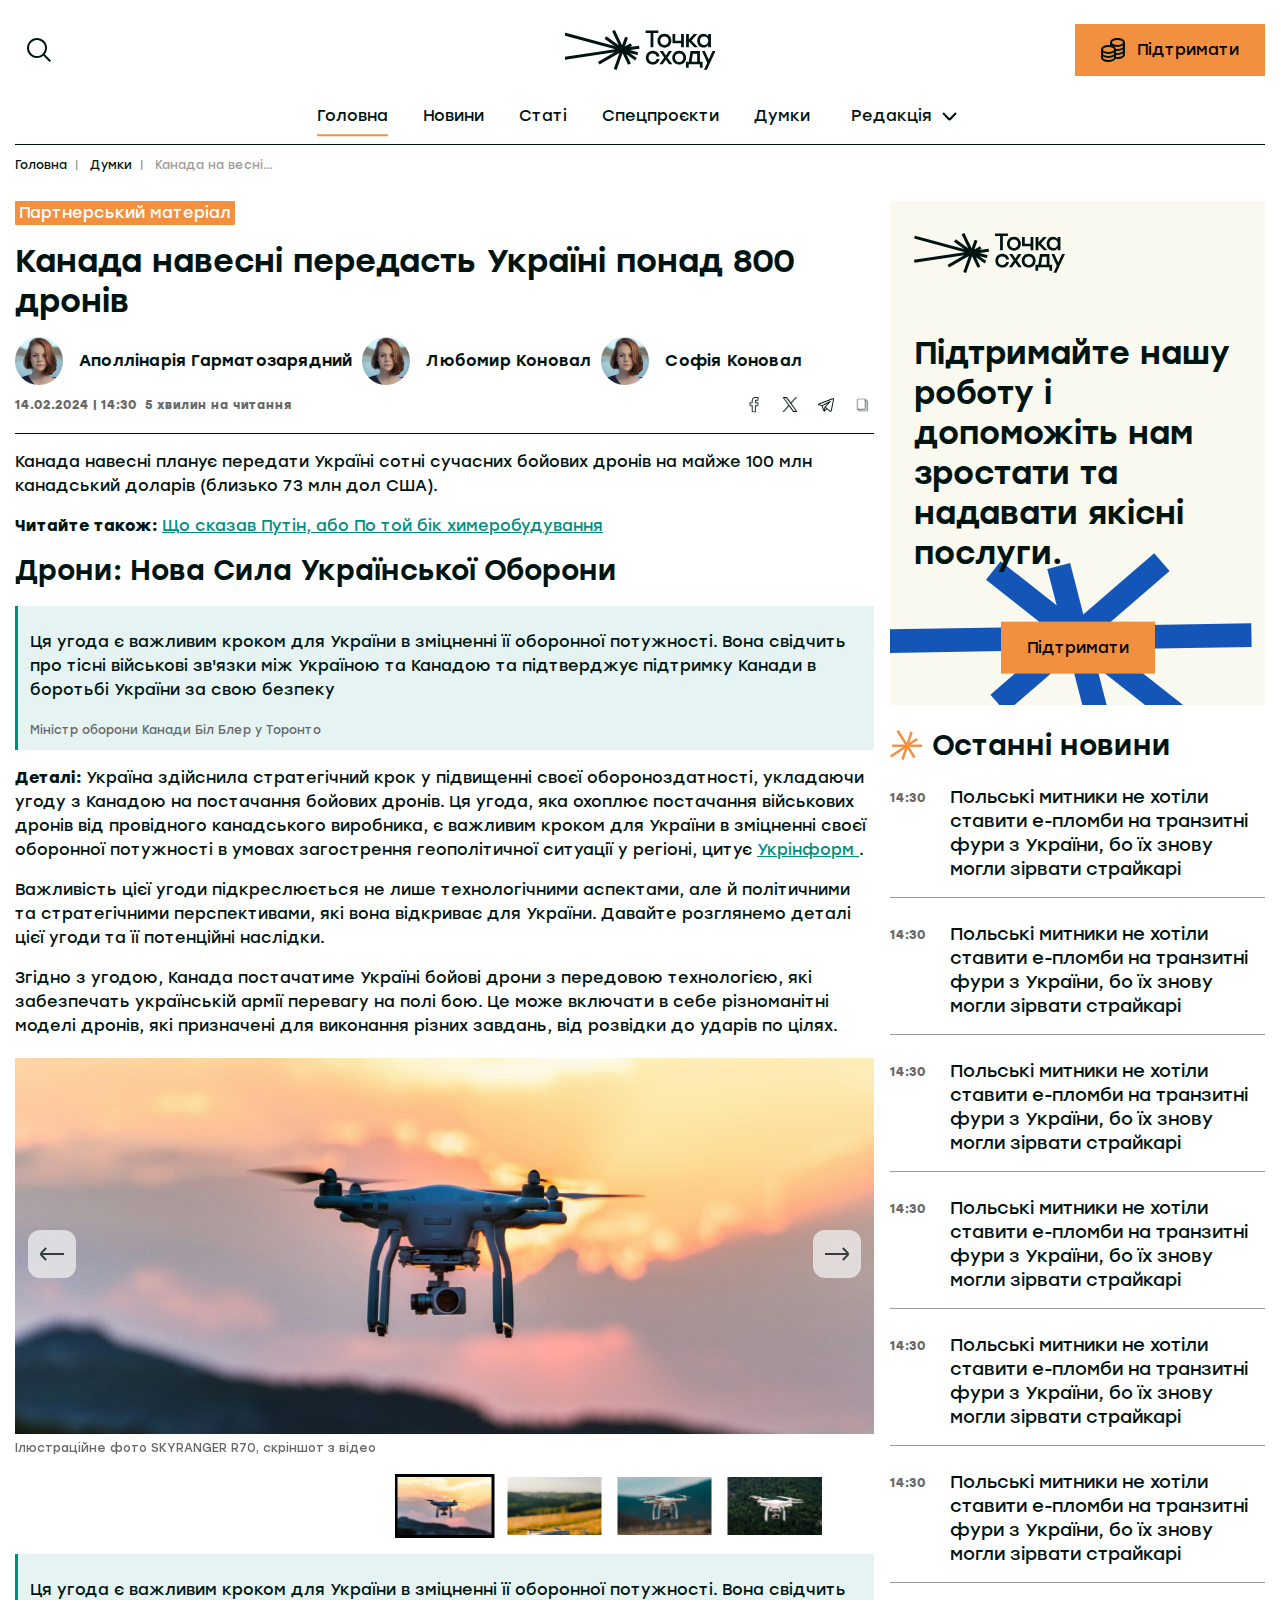
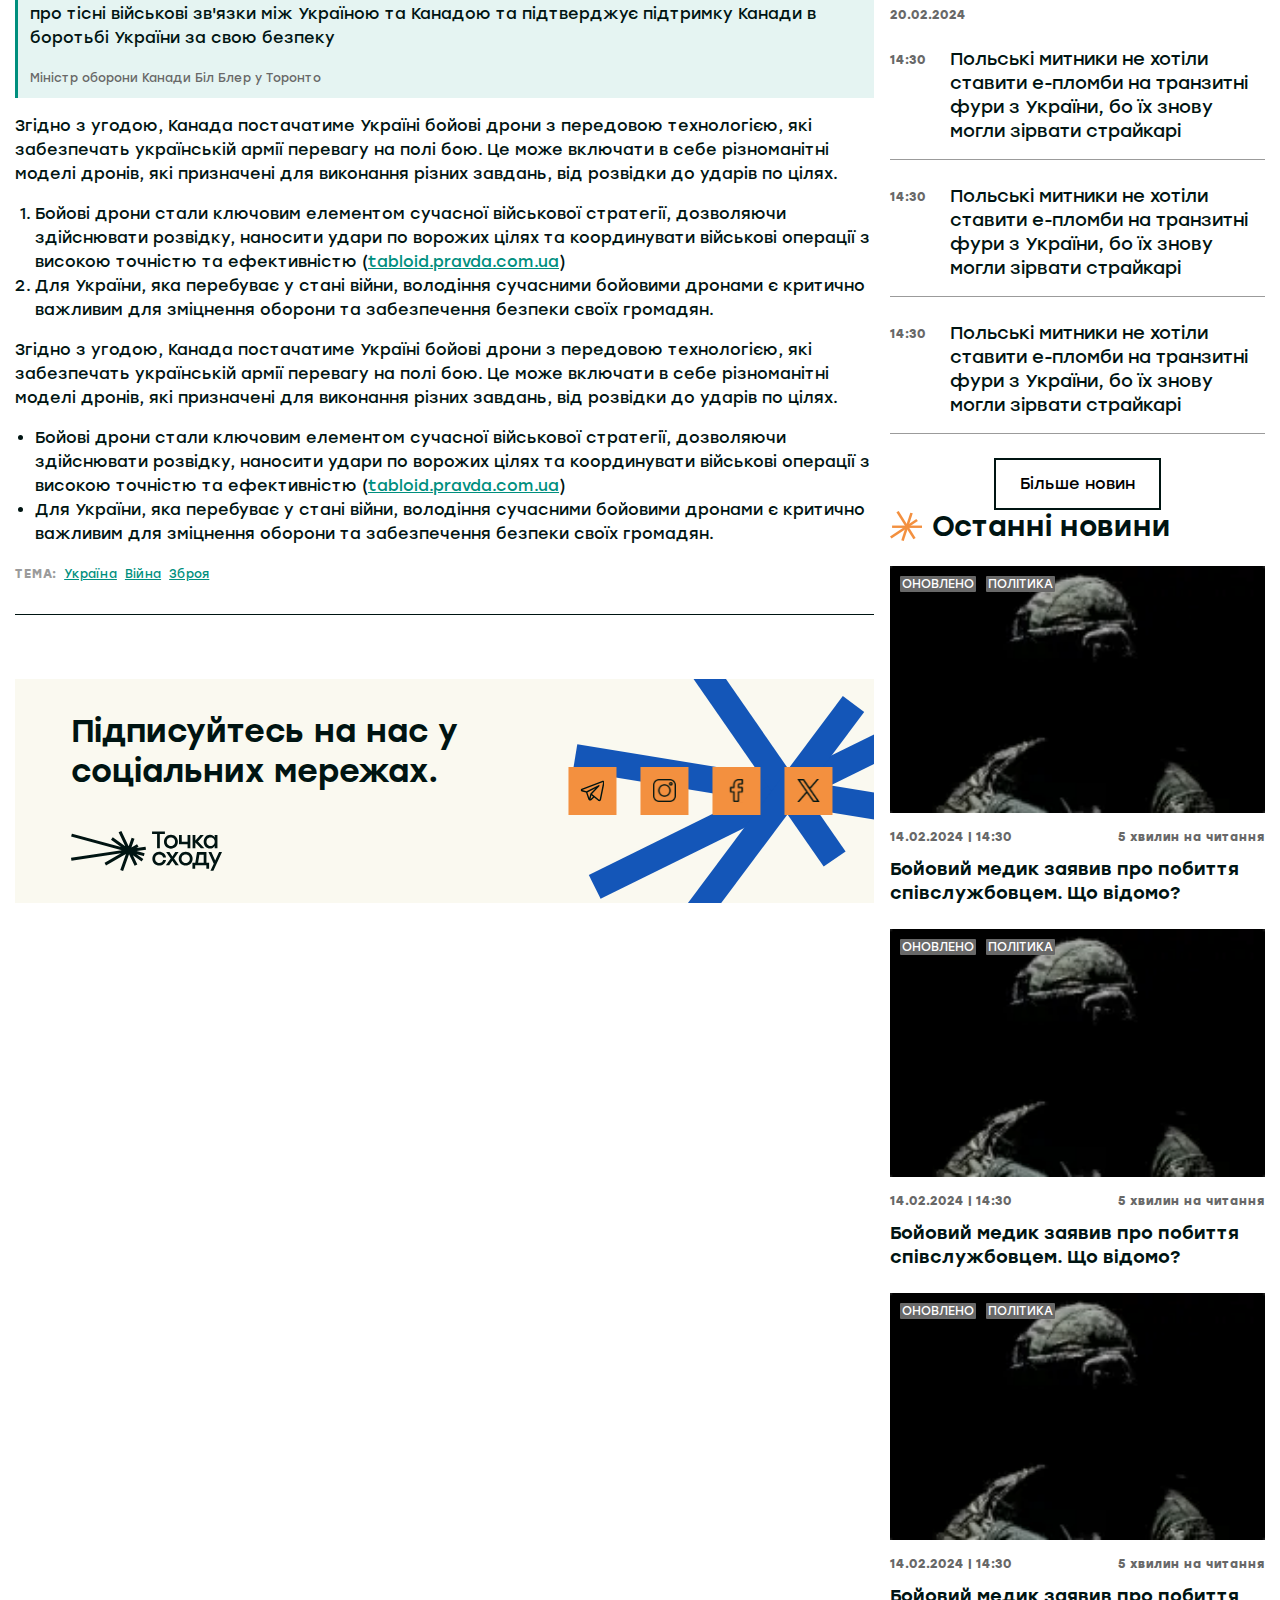
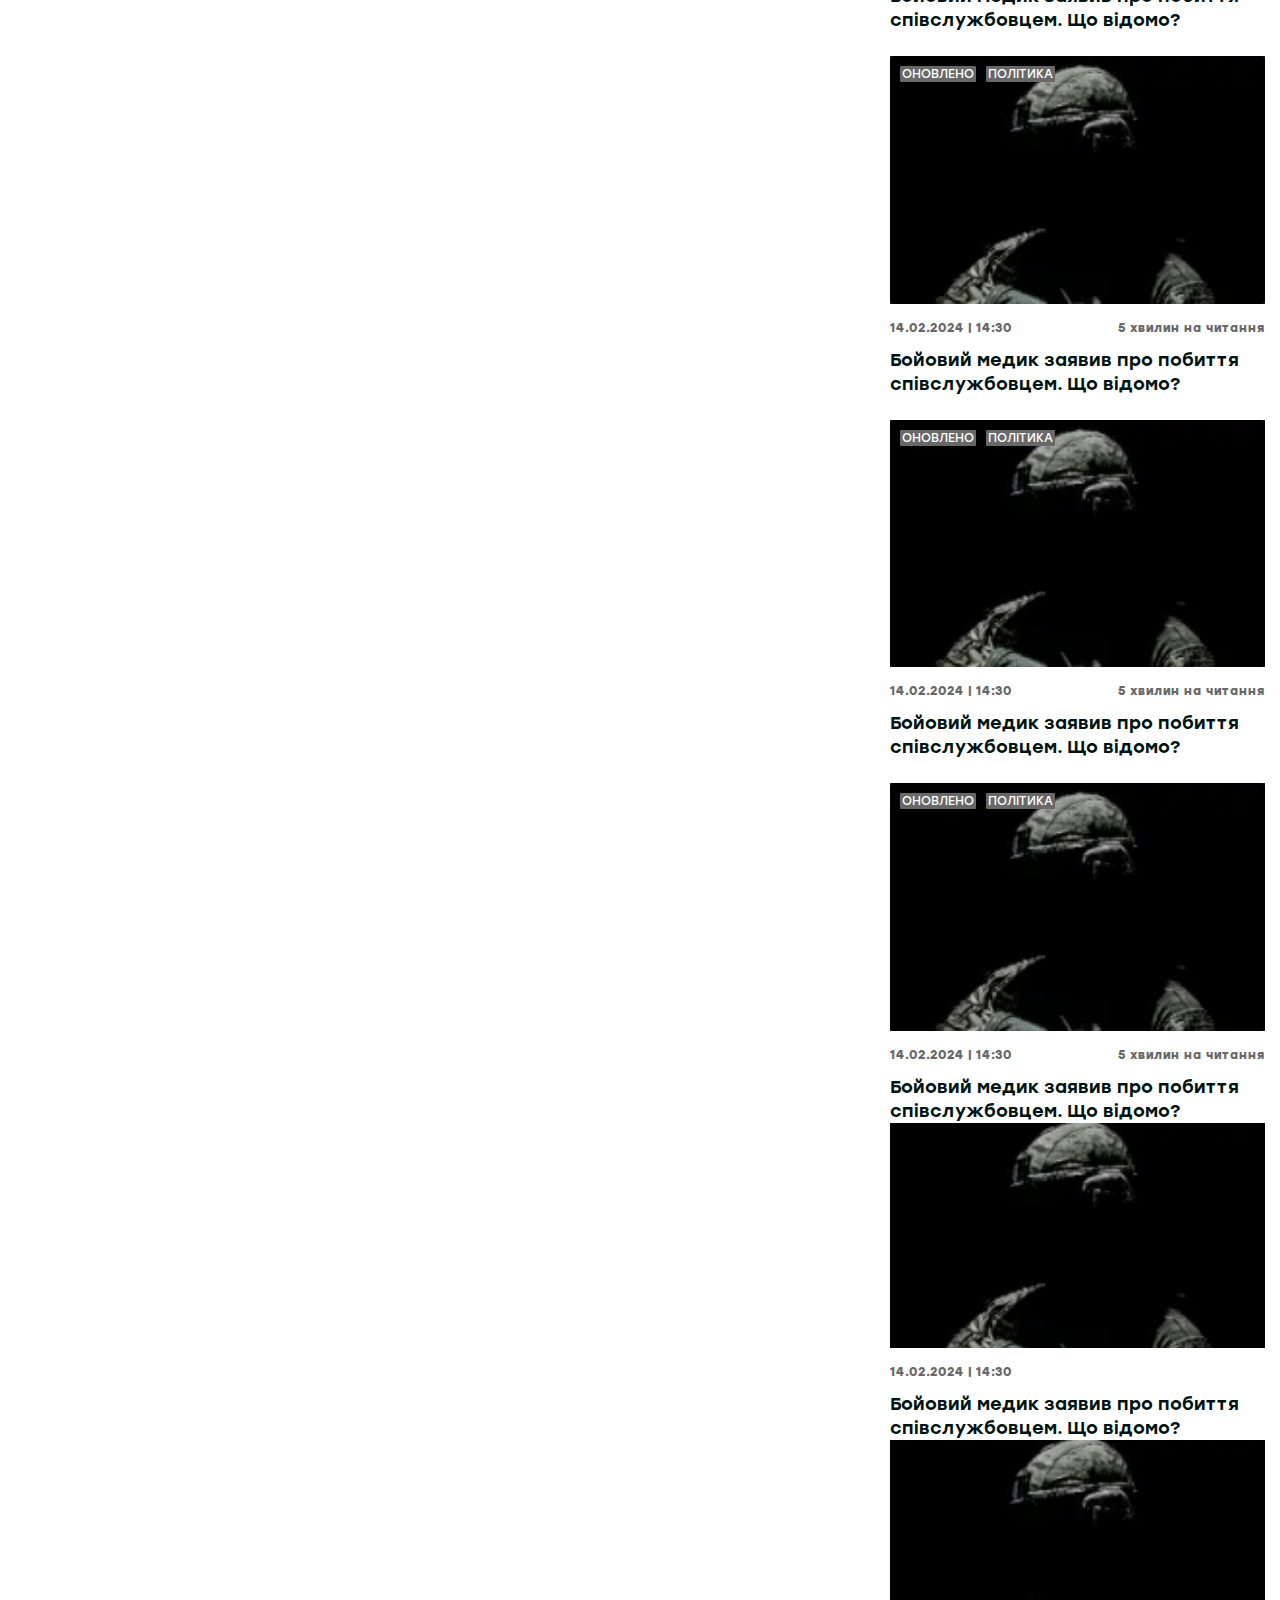
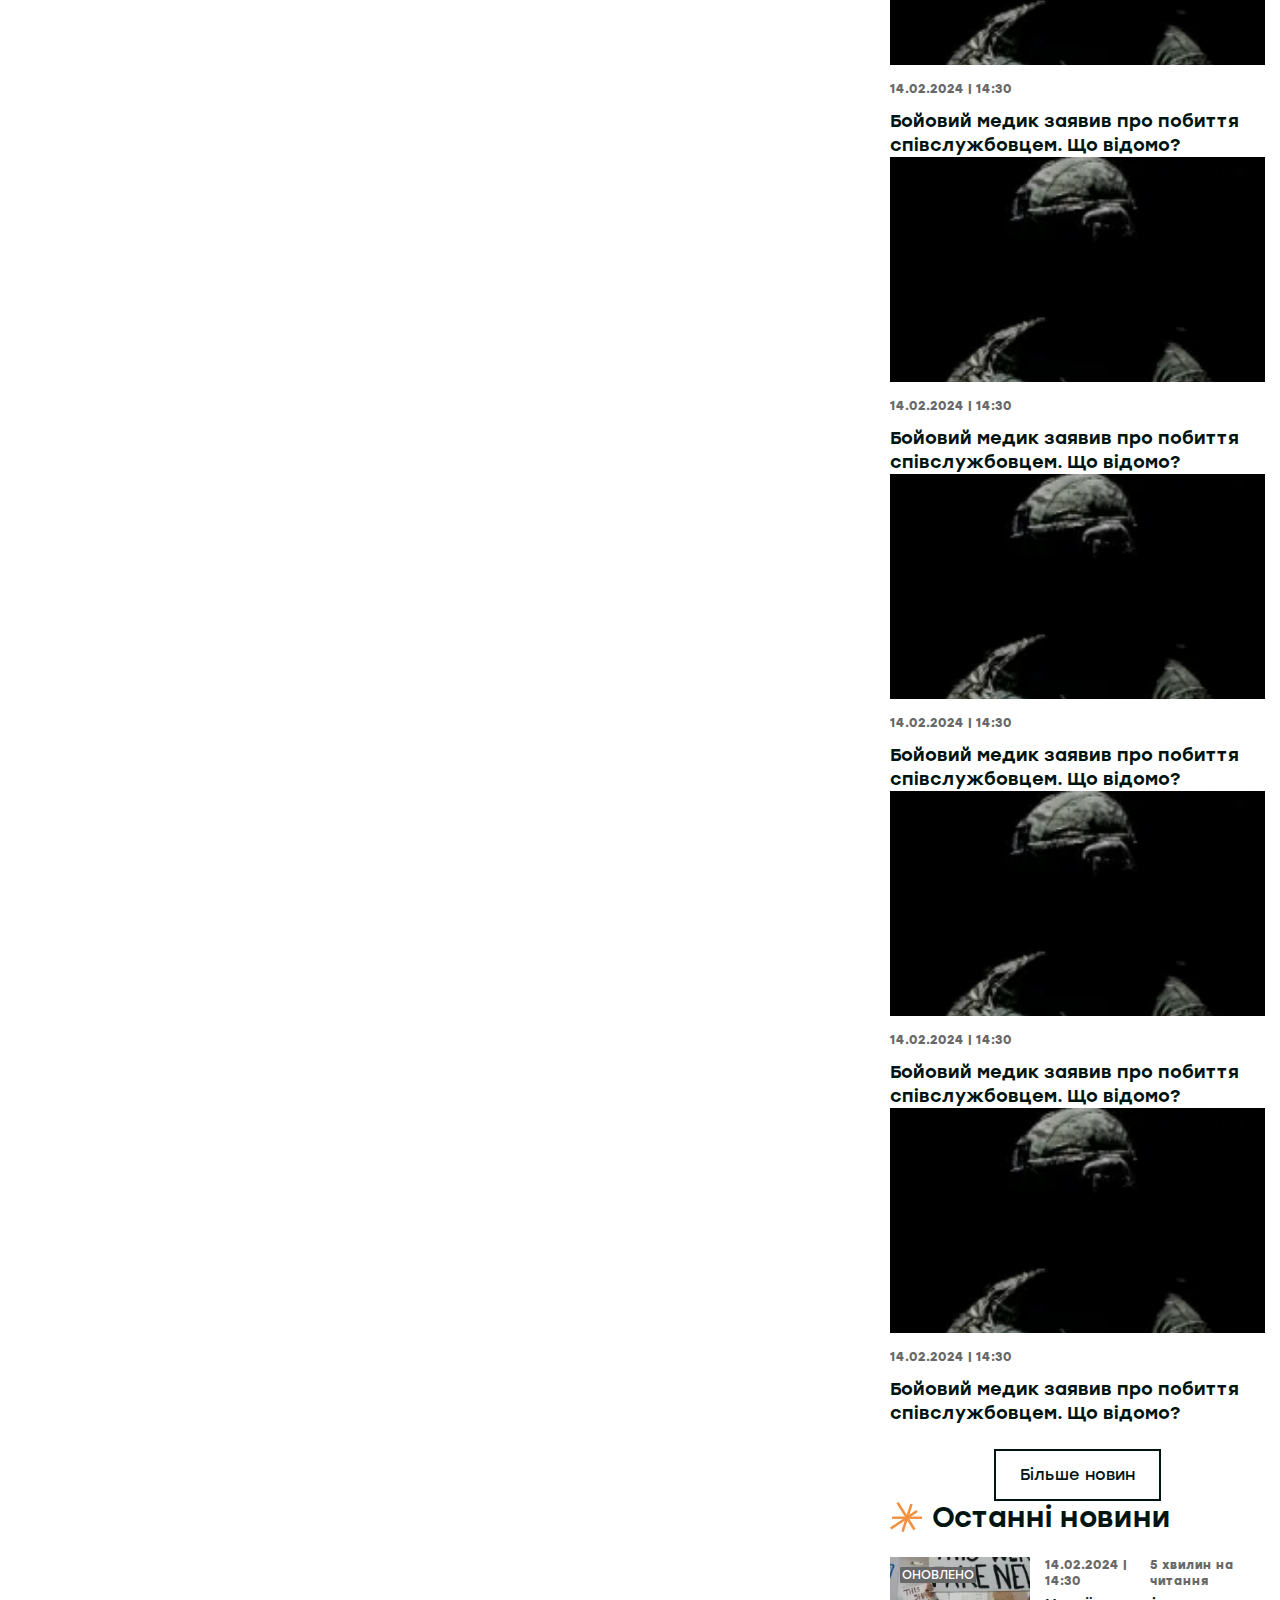
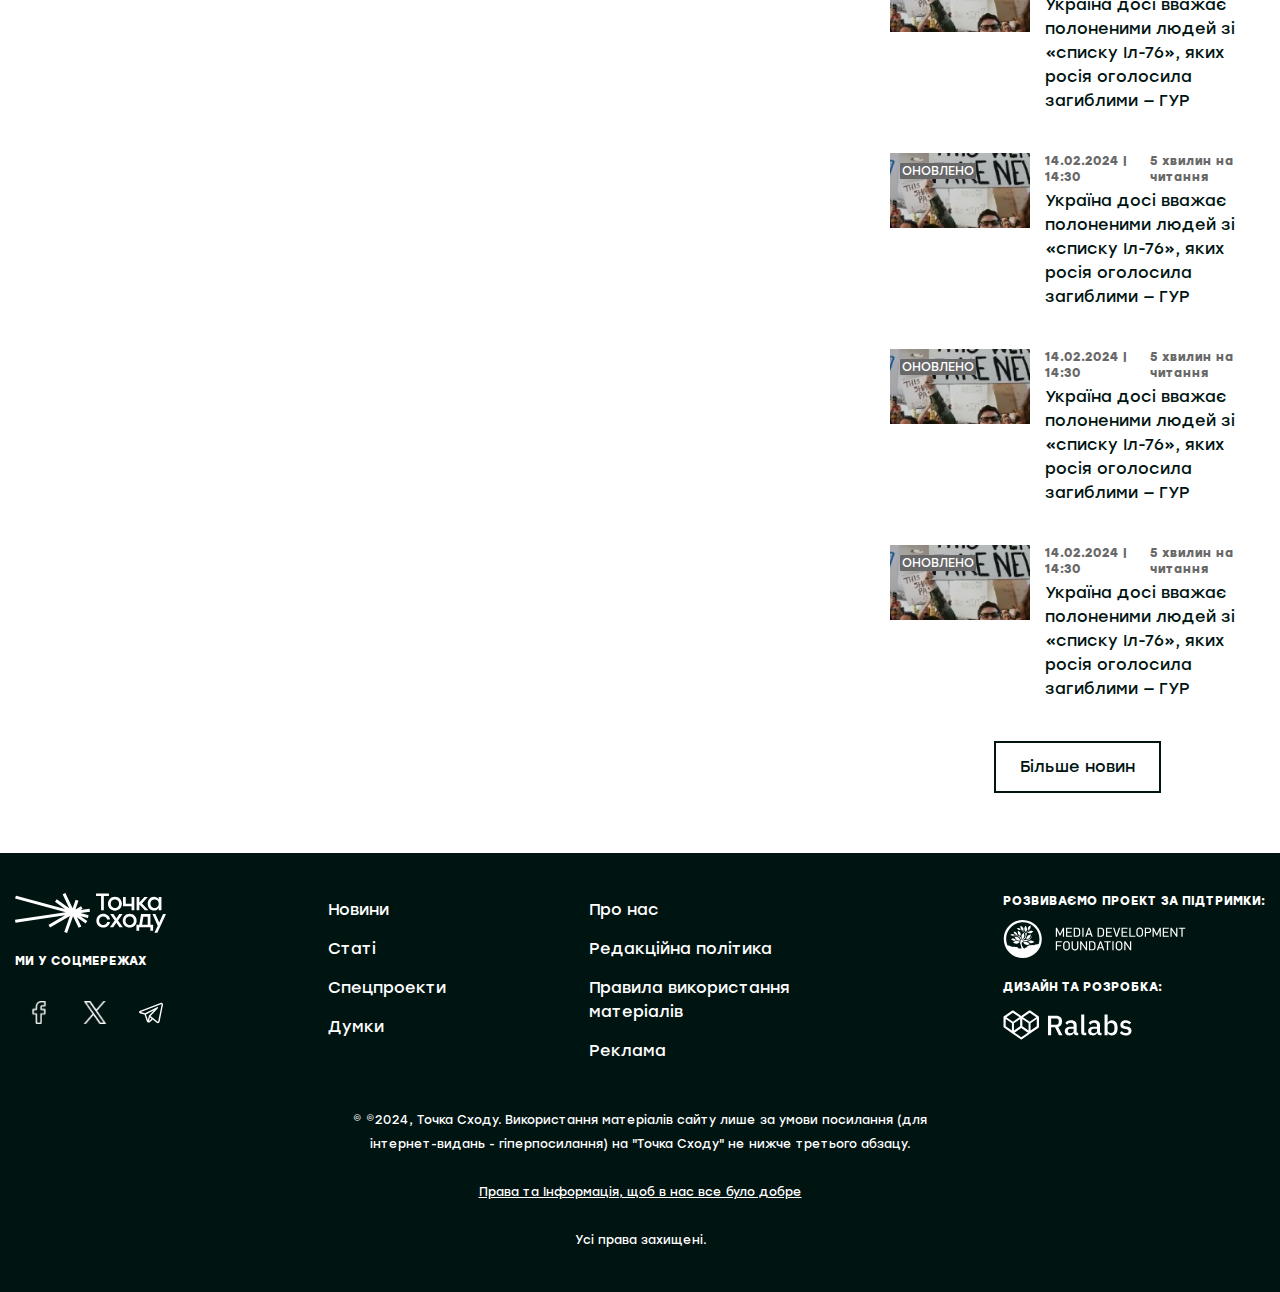
<file: post-page-2.html>
<!doctype html>
<html lang="uk">
<head>
  <style>html { opacity: 0; }</style>
  <meta charset="UTF-8">
  <meta http-equiv="X-UA-Compatible" content="IE=edge">
  <meta name="viewport" content="width=device-width,initial-scale=1">
  <title>Стаття</title>

  <link rel="shortcut icon" href="favicon.ico" type="image/x-icon">
  <link rel="stylesheet" href="css/main.min.css?_v=20240411181711">

  <script defer="defer" src="js/main.min.js?_v=20240411181711"></script>
</head>

<body>

<header class="header">
  <div class="container">
    <div class="header__row">
      <input type="checkbox" id="mobile-menu">
      <label class="menu-hamburger" for="mobile-menu">
        <span class="menu-hamburger__line"></span>
      </label>

      <div class="mobile-menu">
        <div class="mobile-menu__wrapper">
          <form class="mobile-search-bar" action="./search.html">
    <div class="mobile-search-bar__input">
        <span class="icon icon-search">
        </span>
        <label for="search" hidden="hidden">Пошук</label>
        <input type="search" name="search" id="search" placeholder="Пошук" required>
    </div>
</form>
          <nav class="mobile-navigation">
            <ul class="menu__list">
              <li class="menu__item menu__item--active">
                <a href="/" class="menu__link">Головна</a>
              </li>
              <li class="menu__item">
                <a href="./news.html" class="menu__link">Новини</a>
              </li>
              <li class="menu__item">
                <a href="./articles.html" class="menu__link">Статі</a>
              </li>
              <li class="menu__item">
                <a href="./special-projects.html" class="menu__link">Спецпроєкти</a>
              </li>
              <li class="menu__item">
                <a href="./expert-articles.html" class="menu__link">Думки</a>
              </li>
              <li class="menu__item">
                <a href="#" class="menu__link">
                  Редакція
                </a>
              </li>
              <li class="menu__item">
                <a href="./about-us.html" class="menu__link">Про Нас</a>
              </li>
              <li class="menu__item">
                <a href="./editor-policy.html" class="menu__link">Політика Редагування</a>
              </li>
              <li class="menu__item">
                <a href="./usage-policy.html" class="menu__link">Правила використання матеріалів</a>
              </li>
            </ul>
          </nav>
          <ul class="social-media">
            <li class="social-media__item">
              <a class="social-media__link" href="#" title="Facebook">
                <span class="icon icon-facebook"></span>
              </a>
            </li>
            <li class="social-media__item">
              <a class="social-media__link" href="#" title="Twitter">
                <span class="icon icon-twitter"></span>
              </a>
            </li>
            <li class="social-media__item">
              <a class="social-media__link" href="#" title="Telegram">
                <span class="icon icon-telegram"></span>
              </a>
            </li>
          </ul>
        </div>
      </div>

      <form class="search-bar" action="./search.html">
    <button type="button" class="search-bar__btn-open">
        <span class="icon icon-search">
        </span>
    </button>
    <div class="search-bar__input">
        <label for="search" hidden="hidden">Пошук</label>
        <input type="search" name="search" id="search" required>
        <button type="button" class="search-bar__btn-close">
            &#x2715;
        </button>
    </div>
</form>

      <a href="/" class="logo header__logo">
        <img src="./images/logo.svg" alt="">
      </a>

      <div class="header__buttons">
        <button id="donation-btn" class="button button--primary" title="Підтримати">
          <span class="icon icon-donation"></span>
          <span class="text">Підтримати</span>
        </button>
      </div>
    </div>

    <div class="header__row">
      <nav class="main-navigation">
    <ul class="menu__list">
        <li class="menu__item menu__item--active">
            <a href="/" class="menu__link">Головна</a>
        </li>
        <li class="menu__item">
            <a href="./news.html" class="menu__link">Новини</a>
        </li>
        <li class="menu__item">
            <a href="./articles.html" class="menu__link">Статі</a>
        </li>
        <li class="menu__item">
            <a href="./special-projects.html" class="menu__link">Спецпроєкти</a>
        </li>
        <li class="menu__item">
            <a href="./expert-articles.html" class="menu__link">Думки</a>
        </li>
        <li class="menu__item menu-dropdown">
            <a href="#" class="menu-dropdown__button menu-dropdown__button--icon-append">
                Редакція
                <span class="icon icon-arrow-down"></span>
            </a>
            <ul class="menu-dropdown__content">
                <li>
                    <a href="./about-us.html">Про Нас</a>
                </li>
                <li>
                    <a href="./editor-policy.html">Політика Редагування</a>
                </li>
                <li>
                    <a href="./usage-policy.html">Правила використання матеріалів</a>
                </li>
            </ul>
        </li>
    </ul>
</nav>
    </div>
  </div>
</header>

<main class="page post-page">
    <div data-observ></div>
    <div class="container">
        <nav aria-label="breadcrumb">
            <ol class="breadcrumb">
                <li class="breadcrumb-item">
                    <a href="#">
                        Головна
                    </a>
                </li>
                <li class="breadcrumb-item">
                    <a href="#">
                        Думки
                    </a>
                </li>
                <li class="breadcrumb-item active" aria-current="page">
                    Канада на весні...
                </li>
            </ol>
        </nav>
    </div>

    <div class="container container-flex">
        <div class="post-page__wrapper">
            <section>
                <header class="post-page__header">
                    <ul class="post-page__tags">
                        <li class="post-page__tag post-page__tag--important">
                            Партнерський матеріал
                        </li>
                    </ul>
                    <h1 class="post-page__heading">
                        Канада навесні передасть Україні понад 800 дронів
                    </h1>
                    <div class="post-page__authors">
                        <div class="post-author-card">
                            <div class="post-author-card__image">
                                <picture><source srcset="./images/placeholders/expert-article-card.webp" type="image/webp"><img src="./images/placeholders/expert-article-card.png" alt="Expert Author"></picture>
                            </div>
                            <div class="post-author-card__wrapper">
                                <a class="post-author-card__name" href="./author.html">
                                    Аполлінарія Гарматозарядний
                                </a>
                            </div>
                        </div>
                        <div class="post-author-card">
                            <div class="post-author-card__image">
                                <picture><source srcset="./images/placeholders/expert-article-card.webp" type="image/webp"><img src="./images/placeholders/expert-article-card.png" alt="Expert Author"></picture>
                            </div>
                            <div class="post-author-card__wrapper">
                                <a class="post-author-card__name" href="./author.html">
                                    Любомир Коновал
                                </a>
                            </div>
                        </div>
                        <div class="post-author-card">
                            <div class="post-author-card__image">
                                <picture><source srcset="./images/placeholders/expert-article-card.webp" type="image/webp"><img src="./images/placeholders/expert-article-card.png" alt="Expert Author"></picture>
                            </div>
                            <div class="post-author-card__wrapper">
                                <a class="post-author-card__name" href="./author.html">
                                    Софія Коновал
                                </a>
                            </div>
                        </div>
                    </div>
                    <div class="post-page__info">
                        <div class="post-page__datetime">
                            <time datetime="2024-02-14 14:30">14.02.2024 | 14:30</time>
                            <span class="reading-time">
                                5 хвилин на читання
                            </span>
                        </div>

                        <div class="social-share">
                            <ul class="social-share__list">
                                <li class="social-share__item">
                                    <a href="#" class="social-share__link" title="Facebook">
                                        <span class="icon icon-facebook"></span>
                                    </a>
                                </li>
                                <li class="social-share__item">
                                    <a href="#" class="social-share__link" title="Twitter">
                                        <span class="icon icon-twitter"></span>
                                    </a>
                                </li>
                                <li class="social-share__item">
                                    <a href="#" class="social-share__link" title="Telegram">
                                        <span class="icon icon-telegram"></span>
                                    </a>
                                </li>
                                <li class="social-share__item">
                                    <a href="#" class="social-share__link" title="Copy Link">
                                        <span class="icon icon-copy"></span>
                                    </a>
                                </li>
                            </ul>
                        </div>
                    </div>
                </header>
                <div class="post-page__content">
                    <p>
                        Канада навесні планує передати Україні сотні сучасних бойових дронів на майже 100 млн канадський доларів (близько 73 млн дол США).
                    </p>
                    <p>
                        <strong>Читайте також:</strong> <a href="#">Що сказав Путін, або По той бік химеробудування</a>
                    </p>
                    <h2>
                        Дрони: Нова Сила Української Оборони
                    </h2>
                    <blockquote>
                        <p>Ця угода є важливим кроком для України в зміцненні її оборонної потужності. Вона свідчить про тісні військові зв'язки між Україною та Канадою та підтверджує підтримку Канади в боротьбі України за свою безпеку</p>
                        <footer>Міністр оборони Канади Біл Блер у Торонто</footer>
                    </blockquote>
                    <p>
                        <strong>Деталі:</strong> Україна здійснила стратегічний крок у підвищенні своєї обороноздатності, укладаючи угоду з Канадою на постачання бойових дронів. Ця угода, яка охоплює постачання військових дронів від провідного канадського виробника, є важливим кроком для України в зміцненні своєї оборонної потужності в умовах загострення геополітичної ситуації у регіоні, цитує
                        <a class="tooltip" href="#">
                            Укрінформ
                            <span class="tooltip__content">
                                    <picture><source srcset="./images/placeholders/tooltip-image.webp" type="image/webp"><img src="./images/placeholders/tooltip-image.jpeg" alt=""></picture>
                                    Канада навесні планує передати Україні сотні сучасних бойових дронів на майже 100 млн канадський доларів (близько 73 млн дол США).
                                </span>
                        </a>.
                    </p>
                    <p>
                        Важливість цієї угоди підкреслюється не лише технологічними аспектами, але й політичними та стратегічними перспективами, які вона відкриває для України. Давайте розглянемо деталі цієї угоди та її потенційні наслідки.
                    </p>
                    <p>
                        Згідно з угодою, Канада постачатиме Україні бойові дрони з передовою технологією, які забезпечать українській армії перевагу на полі бою. Це може включати в себе різноманітні моделі дронів, які призначені для виконання різних завдань, від розвідки до ударів по цілях.
                    </p>

                    <div class="image-slider-with-thumbnails">
    <div class="splide primary-slider" role="group" aria-label="Main Image Slider">
        <div class="splide__arrows">
            <button class="splide__arrow splide__arrow--prev">
                <i class="icon icon-arrow-left"></i>
            </button>
            <button class="splide__arrow splide__arrow--next">
                <i class="icon icon-arrow-right"></i>
            </button>
        </div>

        <div class="splide__track">
            <ul class="splide__list">
                <li class="splide__slide">
                    <picture>
                        <img src="./images/slides/image-slide-1.jpeg" alt="Image Slide 1">
                    </picture>
                    <span class="caption">Ілюстраційне фото SKYRANGER R70, скріншот з відео</span>
                </li>
                <li class="splide__slide">
                    <picture>
                        <img src="./images/slides/image-slide-2.jpeg" alt="Image Slide 2">
                    </picture>
                    <span class="caption">Ілюстраційне фото SKYRANGER R70, скріншот з відео</span>
                </li>
                <li class="splide__slide">
                    <picture>
                        <img src="./images/slides/image-slide-3.jpeg" alt="Image Slide 3">
                    </picture>
                    <span class="caption">Ілюстраційне фото SKYRANGER R70, скріншот з відео</span>
                </li>
                <li class="splide__slide">
                    <picture>
                        <img src="./images/slides/image-slide-4.jpeg" alt="Image Slide 4">
                    </picture>
                    <span class="caption">Ілюстраційне фото SKYRANGER R70, скріншот з відео</span>
                </li>
            </ul>
        </div>
    </div>

    <div class="splide secondary-slider" role="group" aria-label="Secondary Image Slider">
        <div class="splide__track">
            <ul class="splide__list">
                <li class="splide__slide">
                    <picture>
                        <img src="./images/slides/image-slide-1.jpeg" alt="Image Slide 1">
                    </picture>
                </li>
                <li class="splide__slide">
                    <picture>
                        <img src="./images/slides/image-slide-2.jpeg" alt="Image Slide 2">
                    </picture>
                </li>
                <li class="splide__slide">
                    <picture>
                        <img src="./images/slides/image-slide-3.jpeg" alt="Image Slide 3">
                    </picture>
                </li>
                <li class="splide__slide">
                    <picture>
                        <img src="./images/slides/image-slide-4.jpeg" alt="Image Slide 4">
                    </picture>
                </li>
            </ul>
        </div>
    </div>
</div>

                    <blockquote>
                        <p>Ця угода є важливим кроком для України в зміцненні її оборонної потужності. Вона свідчить про тісні військові зв'язки між Україною та Канадою та підтверджує підтримку Канади в боротьбі України за свою безпеку</p>
                        <footer>Міністр оборони Канади Біл Блер у Торонто</footer>
                    </blockquote>

                    <p>
                        Згідно з угодою, Канада постачатиме Україні бойові дрони з передовою технологією, які забезпечать українській армії перевагу на полі бою. Це може включати в себе різноманітні моделі дронів, які призначені для виконання різних завдань, від розвідки до ударів по цілях.
                    </p>

                    <ol>
                        <li>
                            Бойові дрони стали ключовим елементом сучасної військової стратегії, дозволяючи здійснювати розвідку, наносити удари по ворожих цілях та координувати військові операції з високою точністю та ефективністю  (<a href="https://tabloid.pravda.com.ua">tabloid.pravda.com.ua</a>)
                        </li>
                        <li>
                            Для України, яка перебуває у стані війни, володіння сучасними бойовими дронами є критично важливим для зміцнення оборони та забезпечення безпеки своїх громадян.
                        </li>
                    </ol>

                    <p>
                        Згідно з угодою, Канада постачатиме Україні бойові дрони з передовою технологією, які забезпечать українській армії перевагу на полі бою. Це може включати в себе різноманітні моделі дронів, які призначені для виконання різних завдань, від розвідки до ударів по цілях.
                    </p>

                    <ul>
                        <li>
                            Бойові дрони стали ключовим елементом сучасної військової стратегії, дозволяючи здійснювати розвідку, наносити удари по ворожих цілях та координувати військові операції з високою точністю та ефективністю  (<a href="https://tabloid.pravda.com.ua">tabloid.pravda.com.ua</a>)
                        </li>
                        <li>
                            Для України, яка перебуває у стані війни, володіння сучасними бойовими дронами є критично важливим для зміцнення оборони та забезпечення безпеки своїх громадян.
                        </li>
                    </ul>

                    <div class="post-tags">
                        <strong>Тема:</strong>
                        <ul class="post-tags__list">
                            <li class="post-tags__item">
                                <a class="post-tags__link" href="#">
                                    Україна
                                </a>
                            </li>
                            <li class="post-tags__item">
                                <a class="post-tags__link" href="#">
                                    Війна
                                </a>
                            </li>
                            <li class="post-tags__item">
                                <a class="post-tags__link" href="#">
                                    Зброя
                                </a>
                            </li>
                        </ul>
                    </div>

                    <hr>
                </div>
            </section>

            <section class="adaptive-banner banners section">
                <div class="post-banner">
    <h2 class="post-banner__heading">Підписуйтесь на нас у соціальних мережах.</h2>
    <img class="post-banner__logo" src="./images/logo.svg" alt="Logo">
    <div class="post-banner__buttons">
        <a class="button button--primary" href="#">
            <i class="icon icon-telegram"></i>
        </a>
        <a class="button button--primary" href="#">
            <i class="icon icon-instagram"></i>
        </a>
        <a class="button button--primary" href="#">
            <i class="icon icon-facebook"></i>
        </a>
        <a class="button button--primary" href="#">
            <i class="icon icon-twitter"></i>
        </a>
    </div>
</div>
                <div class="side-banner">
    <h2 class="side-banner__heading">Підтримайте нашу роботу і допоможіть нам зростати та надавати якісні
        послуги.</h2>
    <img class="side-banner__logo" src="./images/logo.svg" alt="Logo">
    <button class="button button--primary side-banner__cta">
        Підтримати
    </button>
</div>
            </section>
        </div>
        <aside class="default-sidebar">
            <div class="side-banner">
    <h2 class="side-banner__heading">Підтримайте нашу роботу і допоможіть нам зростати та надавати якісні
        послуги.</h2>
    <img class="side-banner__logo" src="./images/logo.svg" alt="Logo">
    <button class="button button--primary side-banner__cta">
        Підтримати
    </button>
</div>
            <aside class="recent-news">
    <header class="recent-news__header">
        <img src="./images/logo-yellow.svg" alt="Логотип">
        <h2 class="recent-news__heading">
            Останні новини
        </h2>
    </header>

    <div class="article-time-rows">
        
            <article class="article-time-row">
    <a href="./post-page.html" class="article-time-row__box">
        <div class="article-time-row__header">
            <time datetime="14:30">14:30</time>
        </div>
        <header class="article-time-row__wrapper">
            <h3 class="article-time-row__title" title="Title">
                Польські митники не хотіли ставити е-пломби на транзитні фури з України, бо їх знову могли зірвати страйкарі
            </h3>
        </header>
    </a>
</article>

        
            <article class="article-time-row">
    <a href="./post-page.html" class="article-time-row__box">
        <div class="article-time-row__header">
            <time datetime="14:30">14:30</time>
        </div>
        <header class="article-time-row__wrapper">
            <h3 class="article-time-row__title" title="Title">
                Польські митники не хотіли ставити е-пломби на транзитні фури з України, бо їх знову могли зірвати страйкарі
            </h3>
        </header>
    </a>
</article>

        
            <article class="article-time-row">
    <a href="./post-page.html" class="article-time-row__box">
        <div class="article-time-row__header">
            <time datetime="14:30">14:30</time>
        </div>
        <header class="article-time-row__wrapper">
            <h3 class="article-time-row__title" title="Title">
                Польські митники не хотіли ставити е-пломби на транзитні фури з України, бо їх знову могли зірвати страйкарі
            </h3>
        </header>
    </a>
</article>

        
            <article class="article-time-row">
    <a href="./post-page.html" class="article-time-row__box">
        <div class="article-time-row__header">
            <time datetime="14:30">14:30</time>
        </div>
        <header class="article-time-row__wrapper">
            <h3 class="article-time-row__title" title="Title">
                Польські митники не хотіли ставити е-пломби на транзитні фури з України, бо їх знову могли зірвати страйкарі
            </h3>
        </header>
    </a>
</article>

        
            <article class="article-time-row">
    <a href="./post-page.html" class="article-time-row__box">
        <div class="article-time-row__header">
            <time datetime="14:30">14:30</time>
        </div>
        <header class="article-time-row__wrapper">
            <h3 class="article-time-row__title" title="Title">
                Польські митники не хотіли ставити е-пломби на транзитні фури з України, бо їх знову могли зірвати страйкарі
            </h3>
        </header>
    </a>
</article>

        
            <article class="article-time-row">
    <a href="./post-page.html" class="article-time-row__box">
        <div class="article-time-row__header">
            <time datetime="14:30">14:30</time>
        </div>
        <header class="article-time-row__wrapper">
            <h3 class="article-time-row__title" title="Title">
                Польські митники не хотіли ставити е-пломби на транзитні фури з України, бо їх знову могли зірвати страйкарі
            </h3>
        </header>
    </a>
</article>

        

        <time datetime="2024-02-20">20.02.2024</time>

        
            <article class="article-time-row">
    <a href="./post-page.html" class="article-time-row__box">
        <div class="article-time-row__header">
            <time datetime="14:30">14:30</time>
        </div>
        <header class="article-time-row__wrapper">
            <h3 class="article-time-row__title" title="Title">
                Польські митники не хотіли ставити е-пломби на транзитні фури з України, бо їх знову могли зірвати страйкарі
            </h3>
        </header>
    </a>
</article>

        
            <article class="article-time-row">
    <a href="./post-page.html" class="article-time-row__box">
        <div class="article-time-row__header">
            <time datetime="14:30">14:30</time>
        </div>
        <header class="article-time-row__wrapper">
            <h3 class="article-time-row__title" title="Title">
                Польські митники не хотіли ставити е-пломби на транзитні фури з України, бо їх знову могли зірвати страйкарі
            </h3>
        </header>
    </a>
</article>

        
            <article class="article-time-row">
    <a href="./post-page.html" class="article-time-row__box">
        <div class="article-time-row__header">
            <time datetime="14:30">14:30</time>
        </div>
        <header class="article-time-row__wrapper">
            <h3 class="article-time-row__title" title="Title">
                Польські митники не хотіли ставити е-пломби на транзитні фури з України, бо їх знову могли зірвати страйкарі
            </h3>
        </header>
    </a>
</article>

        
    </div>

    <button class="button button--secondary">
        Більше новин
    </button>
</aside>
            <aside class="recent-news">
    <header class="recent-news__header">
        <img src="./images/logo-yellow.svg" alt="Логотип">
        <h2 class="recent-news__heading">
            Останні новини
        </h2>
    </header>

    <div class="article-cards article-cards--grid article-cards--grid-col-2">
        
            <article class="article">
    <a class="article-card" href="./post-page.html">
        <div class="article-card__tags">
            <span class="article-card__tag">Оновлено</span>
            <span class="article-card__tag">Політика</span>
        </div>
        <div class="article-card__image">
            <picture><source srcset="./images/placeholders/article-card.webp" type="image/webp"><img src="./images/placeholders/article-card.png" alt="Article Card Image"></picture>
        </div>
        <header class="article-card__heading">
            <div class="article-card__timestamps">
                <time datetime="2024-02-14 14:30">14.02.2024 | 14:30</time>
                <span class="reading-time">
                  5 хвилин на читання
                </span>
            </div>
            <h3 class="article-card__title" title="Title">
                Бойовий медик заявив про побиття співслужбовцем. Що відомо?
            </h3>
        </header>
    </a>
</article>
        
            <article class="article">
    <a class="article-card" href="./post-page.html">
        <div class="article-card__tags">
            <span class="article-card__tag">Оновлено</span>
            <span class="article-card__tag">Політика</span>
        </div>
        <div class="article-card__image">
            <picture><source srcset="./images/placeholders/article-card.webp" type="image/webp"><img src="./images/placeholders/article-card.png" alt="Article Card Image"></picture>
        </div>
        <header class="article-card__heading">
            <div class="article-card__timestamps">
                <time datetime="2024-02-14 14:30">14.02.2024 | 14:30</time>
                <span class="reading-time">
                  5 хвилин на читання
                </span>
            </div>
            <h3 class="article-card__title" title="Title">
                Бойовий медик заявив про побиття співслужбовцем. Що відомо?
            </h3>
        </header>
    </a>
</article>
        
            <article class="article">
    <a class="article-card" href="./post-page.html">
        <div class="article-card__tags">
            <span class="article-card__tag">Оновлено</span>
            <span class="article-card__tag">Політика</span>
        </div>
        <div class="article-card__image">
            <picture><source srcset="./images/placeholders/article-card.webp" type="image/webp"><img src="./images/placeholders/article-card.png" alt="Article Card Image"></picture>
        </div>
        <header class="article-card__heading">
            <div class="article-card__timestamps">
                <time datetime="2024-02-14 14:30">14.02.2024 | 14:30</time>
                <span class="reading-time">
                  5 хвилин на читання
                </span>
            </div>
            <h3 class="article-card__title" title="Title">
                Бойовий медик заявив про побиття співслужбовцем. Що відомо?
            </h3>
        </header>
    </a>
</article>
        
            <article class="article">
    <a class="article-card" href="./post-page.html">
        <div class="article-card__tags">
            <span class="article-card__tag">Оновлено</span>
            <span class="article-card__tag">Політика</span>
        </div>
        <div class="article-card__image">
            <picture><source srcset="./images/placeholders/article-card.webp" type="image/webp"><img src="./images/placeholders/article-card.png" alt="Article Card Image"></picture>
        </div>
        <header class="article-card__heading">
            <div class="article-card__timestamps">
                <time datetime="2024-02-14 14:30">14.02.2024 | 14:30</time>
                <span class="reading-time">
                  5 хвилин на читання
                </span>
            </div>
            <h3 class="article-card__title" title="Title">
                Бойовий медик заявив про побиття співслужбовцем. Що відомо?
            </h3>
        </header>
    </a>
</article>
        
            <article class="article">
    <a class="article-card" href="./post-page.html">
        <div class="article-card__tags">
            <span class="article-card__tag">Оновлено</span>
            <span class="article-card__tag">Політика</span>
        </div>
        <div class="article-card__image">
            <picture><source srcset="./images/placeholders/article-card.webp" type="image/webp"><img src="./images/placeholders/article-card.png" alt="Article Card Image"></picture>
        </div>
        <header class="article-card__heading">
            <div class="article-card__timestamps">
                <time datetime="2024-02-14 14:30">14.02.2024 | 14:30</time>
                <span class="reading-time">
                  5 хвилин на читання
                </span>
            </div>
            <h3 class="article-card__title" title="Title">
                Бойовий медик заявив про побиття співслужбовцем. Що відомо?
            </h3>
        </header>
    </a>
</article>
        
            <article class="article">
    <a class="article-card" href="./post-page.html">
        <div class="article-card__tags">
            <span class="article-card__tag">Оновлено</span>
            <span class="article-card__tag">Політика</span>
        </div>
        <div class="article-card__image">
            <picture><source srcset="./images/placeholders/article-card.webp" type="image/webp"><img src="./images/placeholders/article-card.png" alt="Article Card Image"></picture>
        </div>
        <header class="article-card__heading">
            <div class="article-card__timestamps">
                <time datetime="2024-02-14 14:30">14.02.2024 | 14:30</time>
                <span class="reading-time">
                  5 хвилин на читання
                </span>
            </div>
            <h3 class="article-card__title" title="Title">
                Бойовий медик заявив про побиття співслужбовцем. Що відомо?
            </h3>
        </header>
    </a>
</article>
        
    </div>

    <div class="article-small-cards">
        
            <article>
    <a href="./post-page.html" class="article-small-card" title="Бойовий медик заявив про побиття співслужбовцем. Що відомо?">
        <div class="article-small-card__image">
            <picture><source srcset="./images/placeholders/article-card.webp" type="image/webp"><img src="./images/placeholders/article-card.png" alt="Article Card Image"></picture>
        </div>
        <div class="article-small-card__header">
            <time datetime="2024-02-14 14:30">14.02.2024 | 14:30</time>
        </div>
        <h3 class="article-small-card__title">
            Бойовий медик заявив про побиття співслужбовцем. Що відомо?
        </h3>
    </a>
</article>

        
            <article>
    <a href="./post-page.html" class="article-small-card" title="Бойовий медик заявив про побиття співслужбовцем. Що відомо?">
        <div class="article-small-card__image">
            <picture><source srcset="./images/placeholders/article-card.webp" type="image/webp"><img src="./images/placeholders/article-card.png" alt="Article Card Image"></picture>
        </div>
        <div class="article-small-card__header">
            <time datetime="2024-02-14 14:30">14.02.2024 | 14:30</time>
        </div>
        <h3 class="article-small-card__title">
            Бойовий медик заявив про побиття співслужбовцем. Що відомо?
        </h3>
    </a>
</article>

        
            <article>
    <a href="./post-page.html" class="article-small-card" title="Бойовий медик заявив про побиття співслужбовцем. Що відомо?">
        <div class="article-small-card__image">
            <picture><source srcset="./images/placeholders/article-card.webp" type="image/webp"><img src="./images/placeholders/article-card.png" alt="Article Card Image"></picture>
        </div>
        <div class="article-small-card__header">
            <time datetime="2024-02-14 14:30">14.02.2024 | 14:30</time>
        </div>
        <h3 class="article-small-card__title">
            Бойовий медик заявив про побиття співслужбовцем. Що відомо?
        </h3>
    </a>
</article>

        
            <article>
    <a href="./post-page.html" class="article-small-card" title="Бойовий медик заявив про побиття співслужбовцем. Що відомо?">
        <div class="article-small-card__image">
            <picture><source srcset="./images/placeholders/article-card.webp" type="image/webp"><img src="./images/placeholders/article-card.png" alt="Article Card Image"></picture>
        </div>
        <div class="article-small-card__header">
            <time datetime="2024-02-14 14:30">14.02.2024 | 14:30</time>
        </div>
        <h3 class="article-small-card__title">
            Бойовий медик заявив про побиття співслужбовцем. Що відомо?
        </h3>
    </a>
</article>

        
            <article>
    <a href="./post-page.html" class="article-small-card" title="Бойовий медик заявив про побиття співслужбовцем. Що відомо?">
        <div class="article-small-card__image">
            <picture><source srcset="./images/placeholders/article-card.webp" type="image/webp"><img src="./images/placeholders/article-card.png" alt="Article Card Image"></picture>
        </div>
        <div class="article-small-card__header">
            <time datetime="2024-02-14 14:30">14.02.2024 | 14:30</time>
        </div>
        <h3 class="article-small-card__title">
            Бойовий медик заявив про побиття співслужбовцем. Що відомо?
        </h3>
    </a>
</article>

        
            <article>
    <a href="./post-page.html" class="article-small-card" title="Бойовий медик заявив про побиття співслужбовцем. Що відомо?">
        <div class="article-small-card__image">
            <picture><source srcset="./images/placeholders/article-card.webp" type="image/webp"><img src="./images/placeholders/article-card.png" alt="Article Card Image"></picture>
        </div>
        <div class="article-small-card__header">
            <time datetime="2024-02-14 14:30">14.02.2024 | 14:30</time>
        </div>
        <h3 class="article-small-card__title">
            Бойовий медик заявив про побиття співслужбовцем. Що відомо?
        </h3>
    </a>
</article>

        
    </div>

    <a href="#" class="button button--secondary">
        Більше новин
    </a>
</aside>
            <aside class="recent-news">
    <header class="recent-news__header">
        <img src="./images/logo-yellow.svg" alt="Логотип">
        <h2 class="recent-news__heading">
            Останні новини
        </h2>
    </header>

    <div class="article-rows">
        
            <article>
    <a href="./post-page.html" class="article-row article-row--with-image" title="Україна досі вважає полоненими людей зі «списку Іл-76», яких росія оголосила загиблими — ГУР">
        <div class="article-row__tags">
            <span class="article-card__tag--important article-row__tag">Оновлено</span>
        </div>
        <div class="article-row__image">
            <picture><source srcset="./images/placeholders/article-row.webp" type="image/webp"><img class="" src="./images/placeholders/article-row.png" alt="Article Row"></picture>
        </div>
        <header class="article-row__wrapper">
            <div class="article-row__header">
                <time datetime="2024-02-14 14:30">14.02.2024 | 14:30</time>
                <span class="reading-time">
                    5 хвилин на читання
                </span>
            </div>
            <h3 class="article-row__title">
                Україна досі вважає полоненими людей зі «списку Іл-76», яких росія оголосила загиблими — ГУР
            </h3>
        </header>
    </a>
</article>
        
            <article>
    <a href="./post-page.html" class="article-row article-row--with-image" title="Україна досі вважає полоненими людей зі «списку Іл-76», яких росія оголосила загиблими — ГУР">
        <div class="article-row__tags">
            <span class="article-card__tag--important article-row__tag">Оновлено</span>
        </div>
        <div class="article-row__image">
            <picture><source srcset="./images/placeholders/article-row.webp" type="image/webp"><img class="" src="./images/placeholders/article-row.png" alt="Article Row"></picture>
        </div>
        <header class="article-row__wrapper">
            <div class="article-row__header">
                <time datetime="2024-02-14 14:30">14.02.2024 | 14:30</time>
                <span class="reading-time">
                    5 хвилин на читання
                </span>
            </div>
            <h3 class="article-row__title">
                Україна досі вважає полоненими людей зі «списку Іл-76», яких росія оголосила загиблими — ГУР
            </h3>
        </header>
    </a>
</article>
        
            <article>
    <a href="./post-page.html" class="article-row article-row--with-image" title="Україна досі вважає полоненими людей зі «списку Іл-76», яких росія оголосила загиблими — ГУР">
        <div class="article-row__tags">
            <span class="article-card__tag--important article-row__tag">Оновлено</span>
        </div>
        <div class="article-row__image">
            <picture><source srcset="./images/placeholders/article-row.webp" type="image/webp"><img class="" src="./images/placeholders/article-row.png" alt="Article Row"></picture>
        </div>
        <header class="article-row__wrapper">
            <div class="article-row__header">
                <time datetime="2024-02-14 14:30">14.02.2024 | 14:30</time>
                <span class="reading-time">
                    5 хвилин на читання
                </span>
            </div>
            <h3 class="article-row__title">
                Україна досі вважає полоненими людей зі «списку Іл-76», яких росія оголосила загиблими — ГУР
            </h3>
        </header>
    </a>
</article>
        
            <article>
    <a href="./post-page.html" class="article-row article-row--with-image" title="Україна досі вважає полоненими людей зі «списку Іл-76», яких росія оголосила загиблими — ГУР">
        <div class="article-row__tags">
            <span class="article-card__tag--important article-row__tag">Оновлено</span>
        </div>
        <div class="article-row__image">
            <picture><source srcset="./images/placeholders/article-row.webp" type="image/webp"><img class="" src="./images/placeholders/article-row.png" alt="Article Row"></picture>
        </div>
        <header class="article-row__wrapper">
            <div class="article-row__header">
                <time datetime="2024-02-14 14:30">14.02.2024 | 14:30</time>
                <span class="reading-time">
                    5 хвилин на читання
                </span>
            </div>
            <h3 class="article-row__title">
                Україна досі вважає полоненими людей зі «списку Іл-76», яких росія оголосила загиблими — ГУР
            </h3>
        </header>
    </a>
</article>
        
    </div>

    <a href="#" class="button button--secondary">
        Більше новин
    </a>
</aside>
        </aside>
    </div>
</main>

<footer class="footer">
  <div class="container">
    <div class="footer__row">
      <div class="footer__info">
        <a href="/" class="link--with-image footer__logo logo">
          <img src="./images/footer-logo.svg" alt="Footer Logo">
        </a>
        <h6>
          <strong>Ми у соцмережах</strong>
        </h6>
        <ul class="social-media-list">
          <li class="social-media-list__item">
            <a class="social-media-list__link" href="#" title="Facebook">
              <span class="icon icon-facebook"></span>
            </a>
          </li>
          <li class="social-media-list__item">
            <a class="social-media-list__link" href="#" title="Twitter">
              <span class="icon icon-twitter"></span>
            </a>
          </li>
          <li class="social-media-list__item">
            <a class="social-media-list__link" href="#" title="Telegram">
              <span class="icon icon-telegram"></span>
            </a>
          </li>
        </ul>
      </div>
      <nav class="footer__navigation">
        <ul class="menu__list">
          <li class="menu__item">
            <a href="./news.html" class="menu__link">
              Новини
            </a>
          </li>
          <li class="menu__item">
            <a href="./articles.html" class="menu__link">
              Статі
            </a>
          </li>
          <li class="menu__item">
            <a href="./special-projects.html" class="menu__link">
              Спецпроекти
            </a>
          </li>
          <li class="menu__item">
            <a href="./expert-articles.html" class="menu__link">
              Думки
            </a>
          </li>
        </ul>

        <ul class="menu__list">
          <li class="menu__item">
            <a href="./about-us.html" class="menu__link">
              Про нас
            </a>
          </li>
          <li class="menu__item">
            <a href="./editor-policy.html" class="menu__link">
              Редакційна політика
            </a>
          </li>
          <li class="menu__item">
            <a href="./usage-policy.html" class="menu__link">
              Правила використання матеріалів
            </a>
          </li>
          <li class="menu__item">
            <a href="./advertising.html" class="menu__link">
              Реклама
            </a>
          </li>
        </ul>
      </nav>
      <div class="footer__info">
        <div class="footer__info-wrapper">
          <h6>
            <strong>Розвиваємо проект за підтримки:</strong>
          </h6>
          <a class="link--with-image" href="https://mediadevelopmentfoundation.org/">
            <img src="./images/media-dev-logo.svg" alt="Media Development Foundation">
          </a>
        </div>
        <div class="footer__info-wrapper creator--desktop">
          <h6>
            <strong>Дизайн та розробка:</strong>
          </h6>
          <a class="link--with-image" href="#">
            <img src="./images/ralabs-logo.svg" alt="Ralabs Logo">
          </a>
        </div>
      </div>
    </div>
    <div class="footer__rights">
      <p>
        &copy; ©2024, Точка Сходу. Використання матеріалів сайту лише за умови посилання (для інтернет-видань - гіперпосилання) на "Точка Сходу" не нижче третього абзацу.
        <br>
        <br>
        <a class="text-underline" href="#">
          Права та Інформація, щоб в нас все було добре
        </a>
        <br>
        <br>
        Усі права захищені.
      </p>
    </div>
    <div class="creator--mobile">
      <h6>
        <strong>Дизайн та розробка:</strong>
      </h6>
      <a class="link--with-image" href="#">
        <img src="./images/ralabs-logo.svg" alt="Ralabs Logo">
      </a>
    </div>
    </div>
  
</footer>

</body>
</html>
</file>
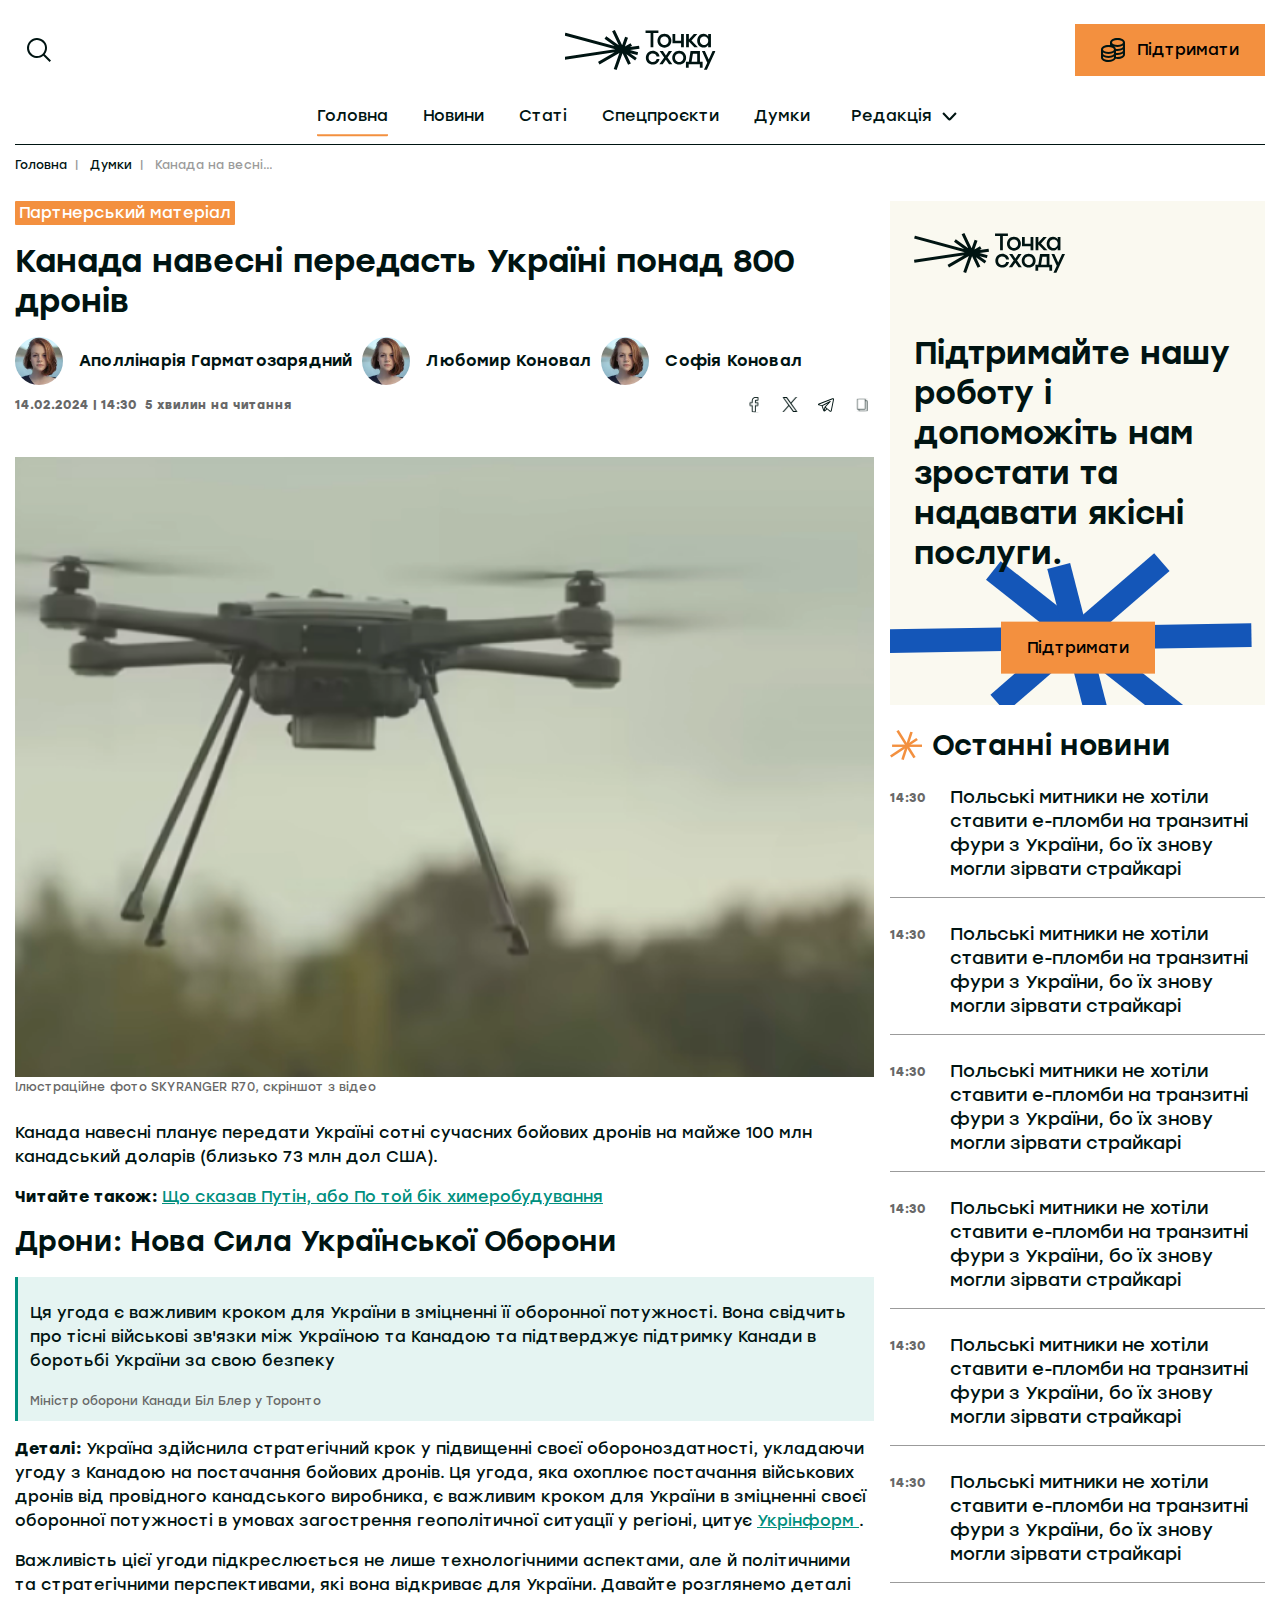
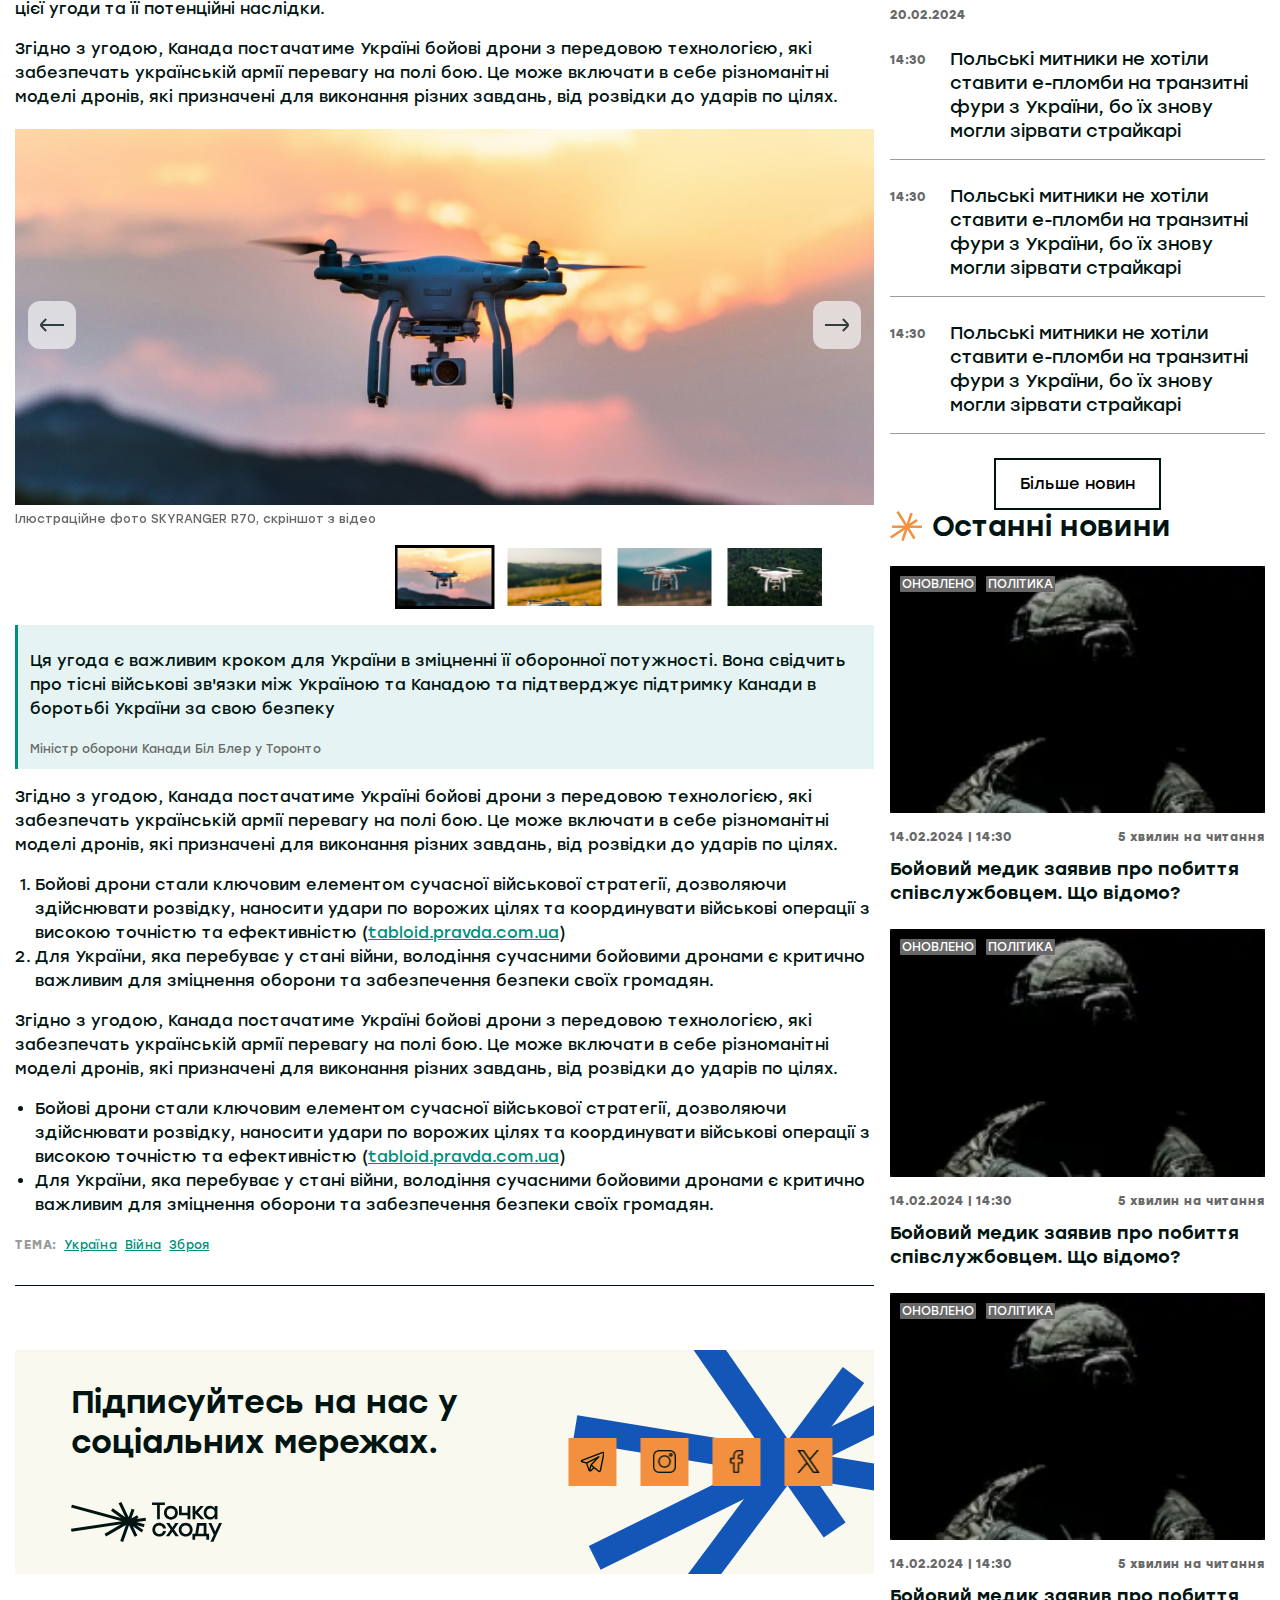
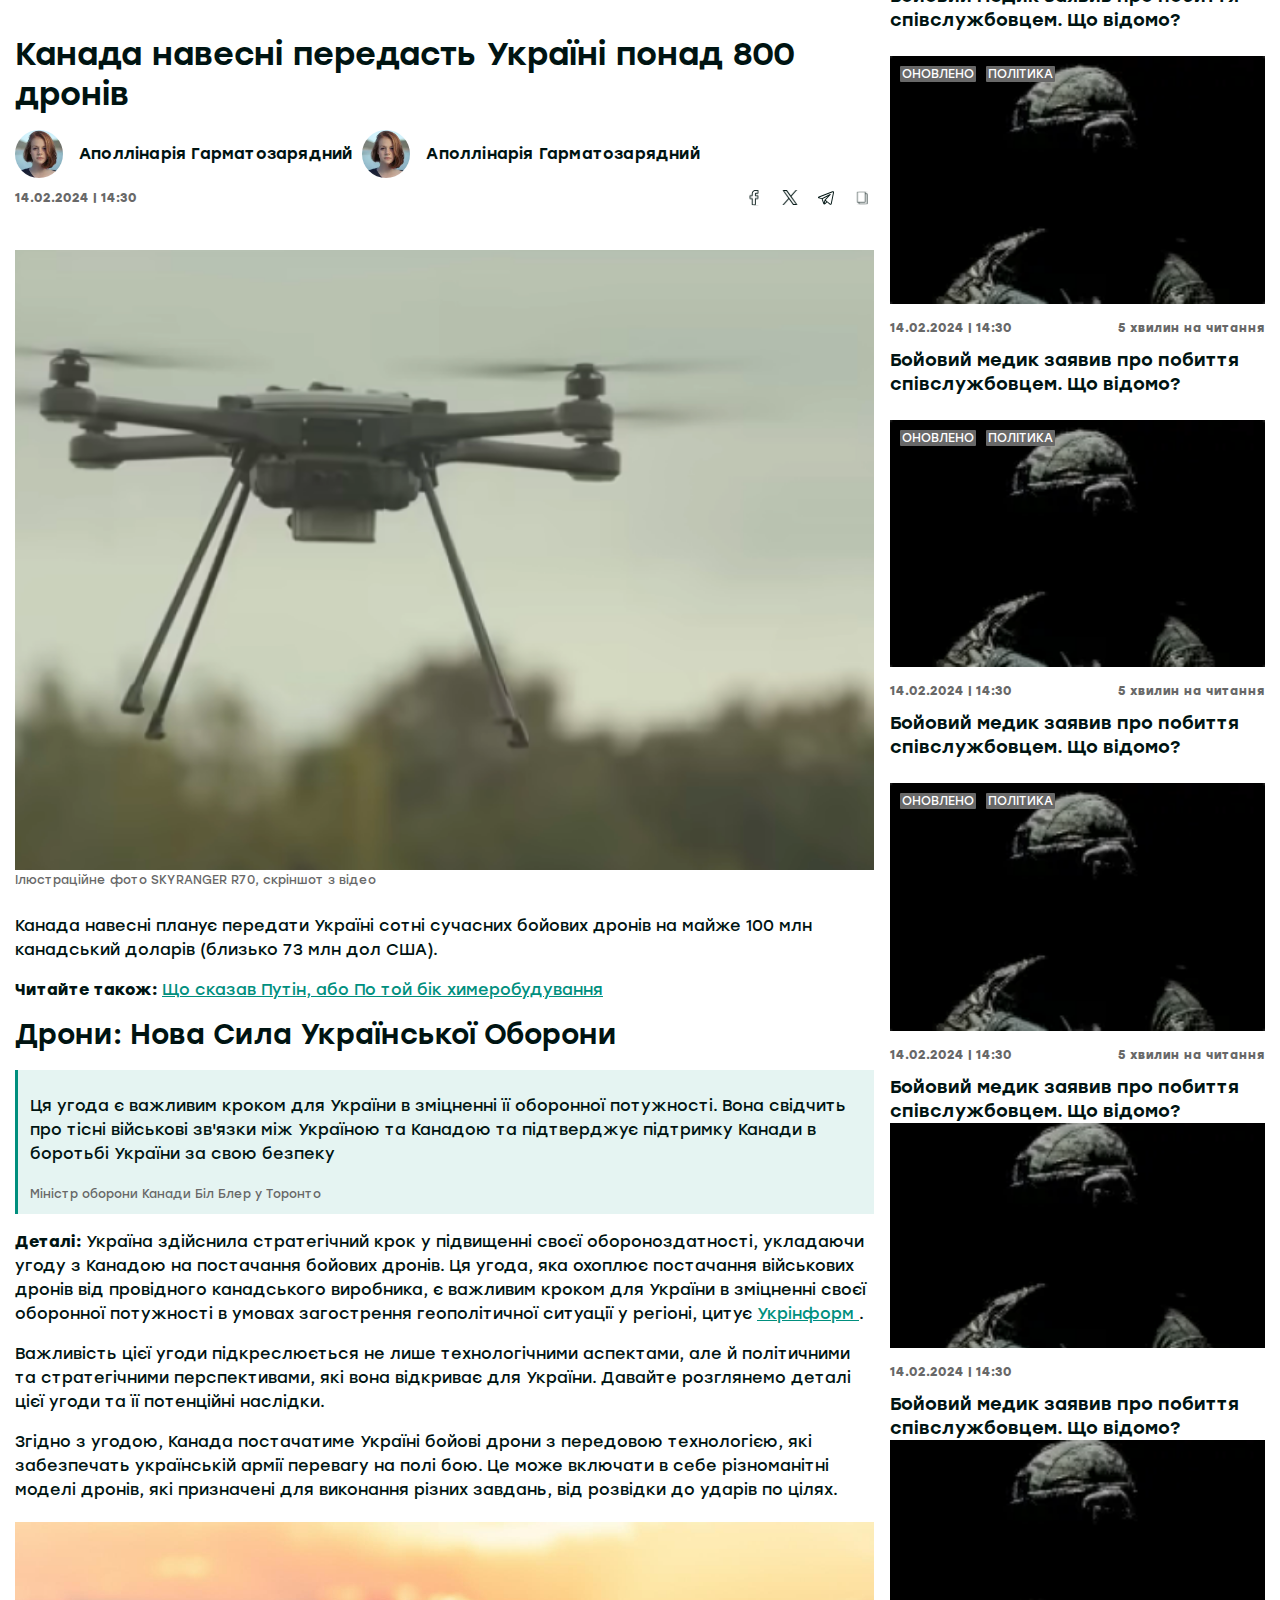
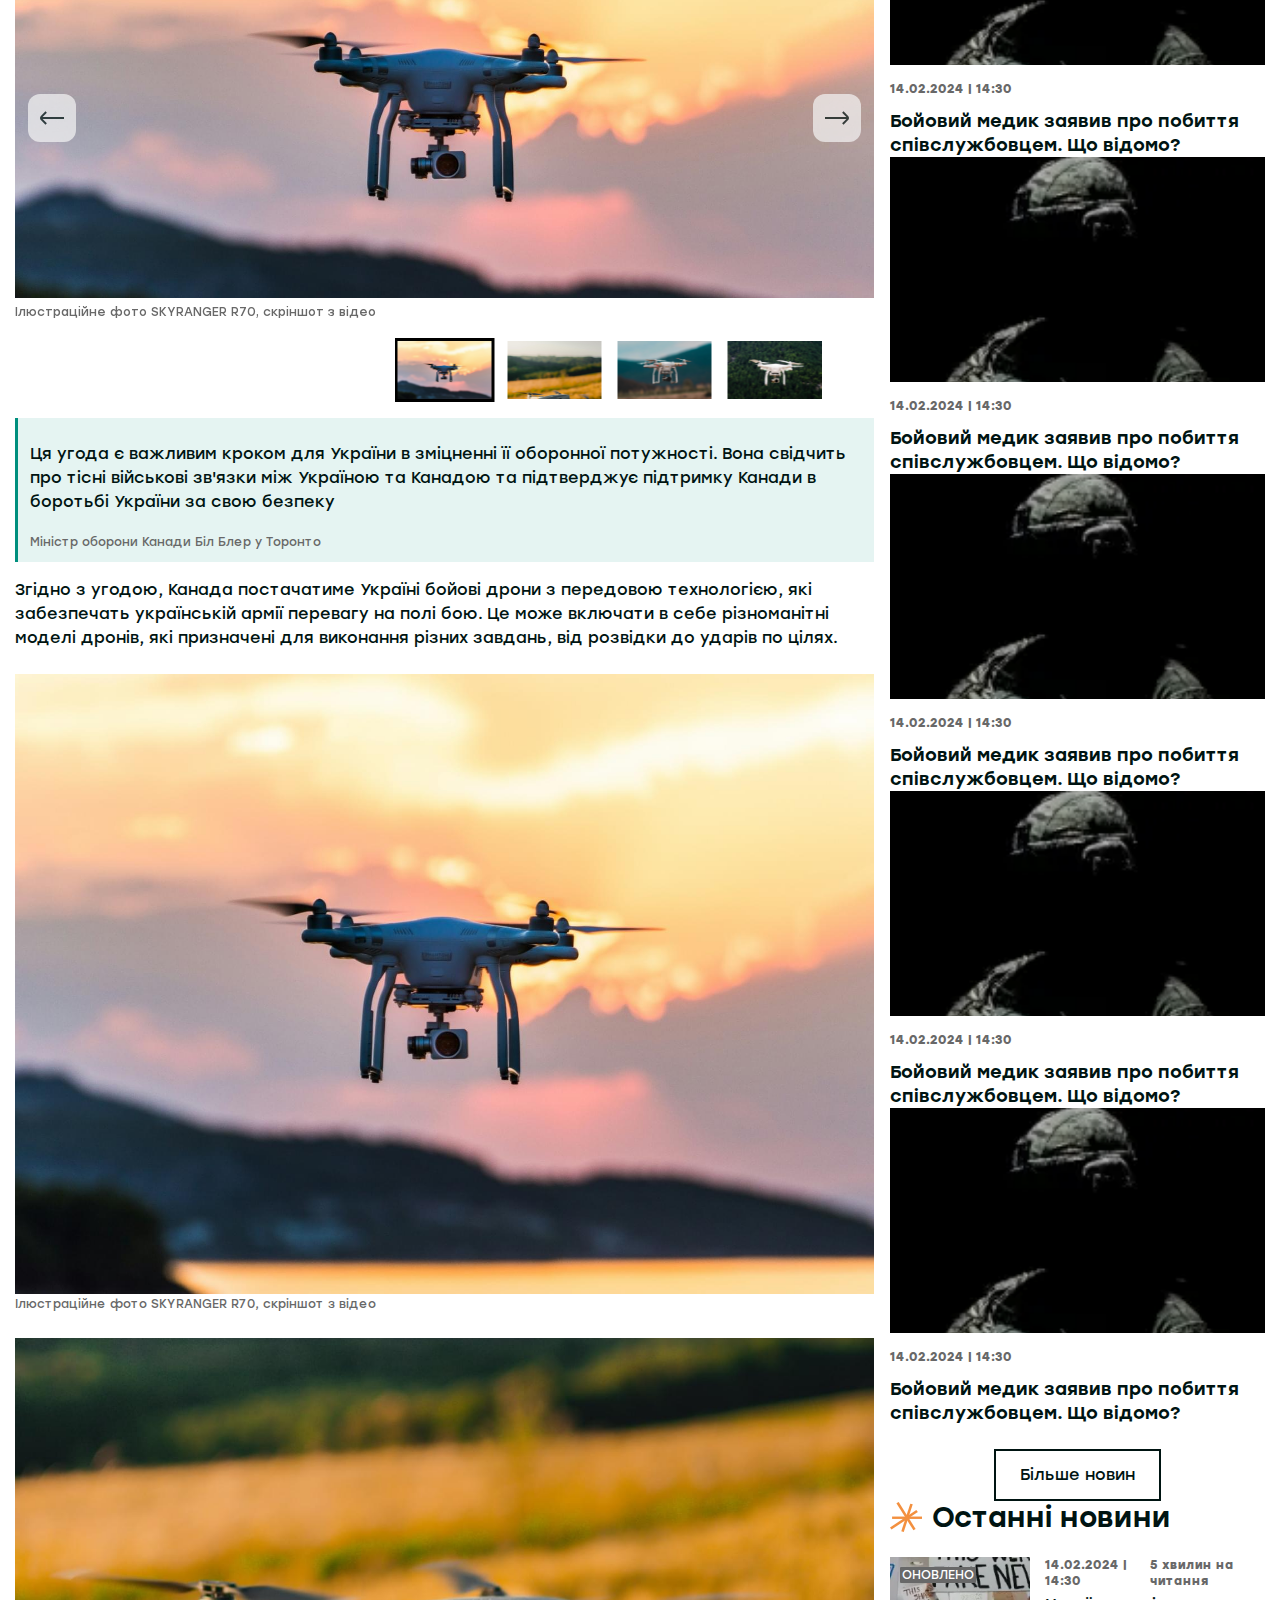
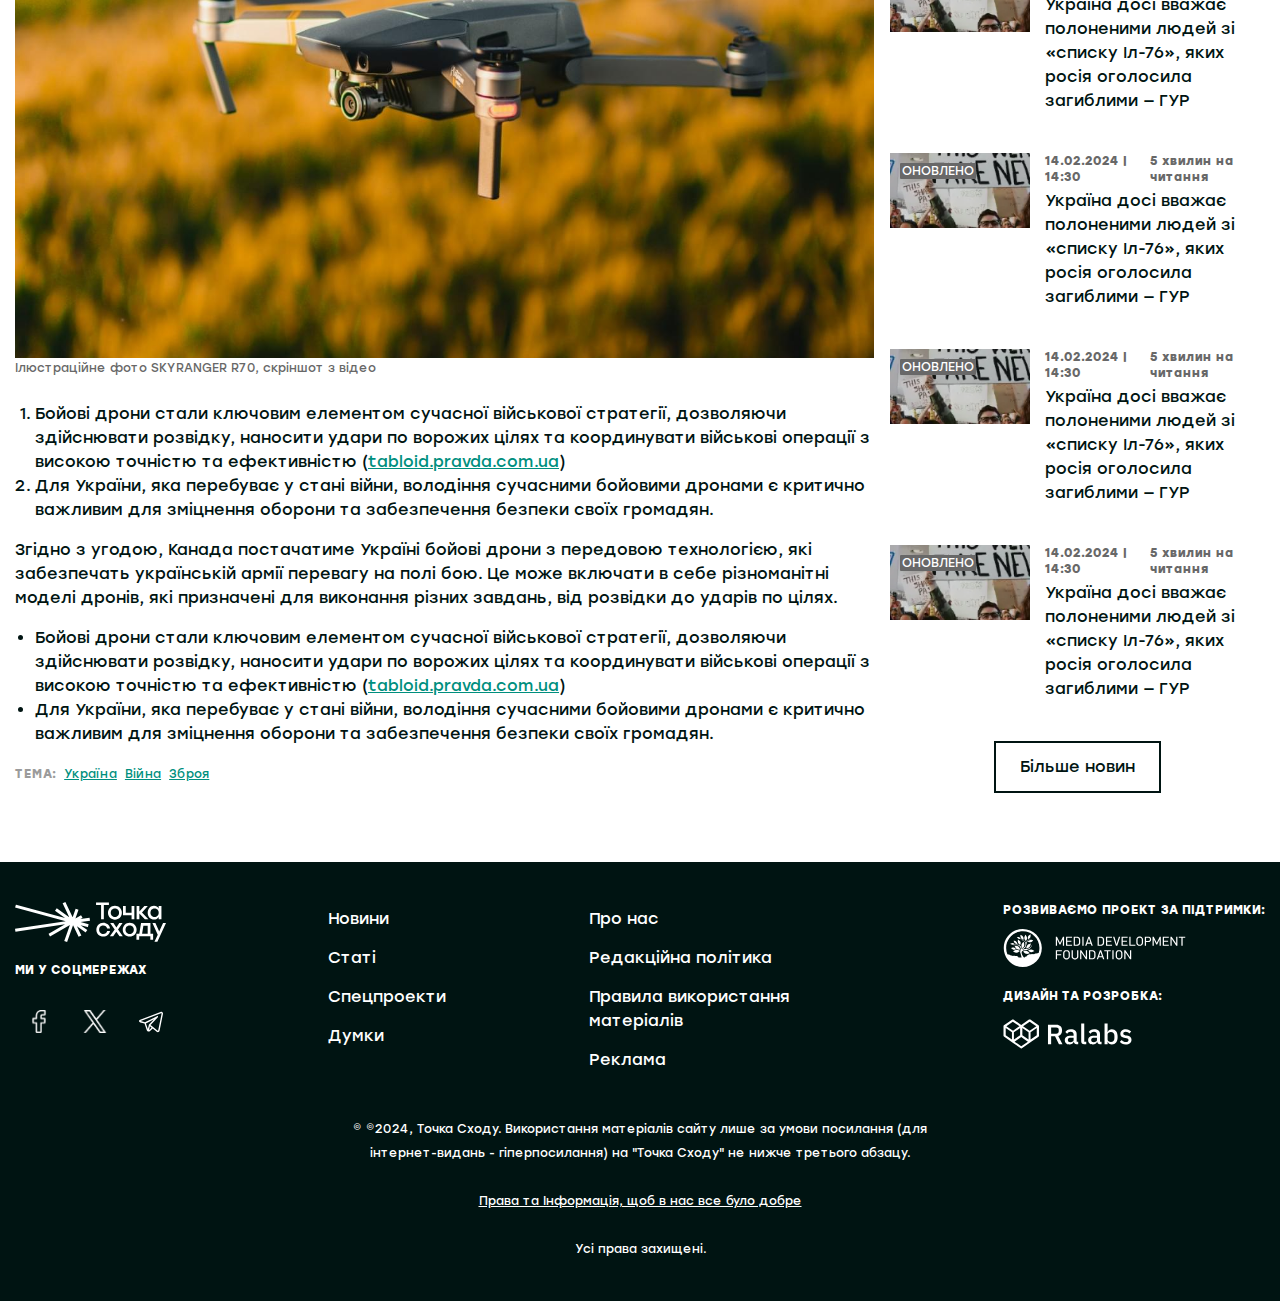
<file: post-page.html>
<!doctype html>
<html lang="uk">
<head>
  <style>html { opacity: 0; }</style>
  <meta charset="UTF-8">
  <meta http-equiv="X-UA-Compatible" content="IE=edge">
  <meta name="viewport" content="width=device-width,initial-scale=1">
  <title>Стаття</title>

  <link rel="shortcut icon" href="favicon.ico" type="image/x-icon">
  <link rel="stylesheet" href="css/main.min.css?_v=20240411181711">

  <script defer="defer" src="js/main.min.js?_v=20240411181711"></script>
</head>

<body>

<header class="header">
  <div class="container">
    <div class="header__row">
      <input type="checkbox" id="mobile-menu">
      <label class="menu-hamburger" for="mobile-menu">
        <span class="menu-hamburger__line"></span>
      </label>

      <div class="mobile-menu">
        <div class="mobile-menu__wrapper">
          <form class="mobile-search-bar" action="./search.html">
    <div class="mobile-search-bar__input">
        <span class="icon icon-search">
        </span>
        <label for="search" hidden="hidden">Пошук</label>
        <input type="search" name="search" id="search" placeholder="Пошук" required>
    </div>
</form>
          <nav class="mobile-navigation">
            <ul class="menu__list">
              <li class="menu__item menu__item--active">
                <a href="/" class="menu__link">Головна</a>
              </li>
              <li class="menu__item">
                <a href="./news.html" class="menu__link">Новини</a>
              </li>
              <li class="menu__item">
                <a href="./articles.html" class="menu__link">Статі</a>
              </li>
              <li class="menu__item">
                <a href="./special-projects.html" class="menu__link">Спецпроєкти</a>
              </li>
              <li class="menu__item">
                <a href="./expert-articles.html" class="menu__link">Думки</a>
              </li>
              <li class="menu__item">
                <a href="#" class="menu__link">
                  Редакція
                </a>
              </li>
              <li class="menu__item">
                <a href="./about-us.html" class="menu__link">Про Нас</a>
              </li>
              <li class="menu__item">
                <a href="./editor-policy.html" class="menu__link">Політика Редагування</a>
              </li>
              <li class="menu__item">
                <a href="./usage-policy.html" class="menu__link">Правила використання матеріалів</a>
              </li>
            </ul>
          </nav>
          <ul class="social-media">
            <li class="social-media__item">
              <a class="social-media__link" href="#" title="Facebook">
                <span class="icon icon-facebook"></span>
              </a>
            </li>
            <li class="social-media__item">
              <a class="social-media__link" href="#" title="Twitter">
                <span class="icon icon-twitter"></span>
              </a>
            </li>
            <li class="social-media__item">
              <a class="social-media__link" href="#" title="Telegram">
                <span class="icon icon-telegram"></span>
              </a>
            </li>
          </ul>
        </div>
      </div>

      <form class="search-bar" action="./search.html">
    <button type="button" class="search-bar__btn-open">
        <span class="icon icon-search">
        </span>
    </button>
    <div class="search-bar__input">
        <label for="search" hidden="hidden">Пошук</label>
        <input type="search" name="search" id="search" required>
        <button type="button" class="search-bar__btn-close">
            &#x2715;
        </button>
    </div>
</form>

      <a href="/" class="logo header__logo">
        <img src="./images/logo.svg" alt="">
      </a>

      <div class="header__buttons">
        <button id="donation-btn" class="button button--primary" title="Підтримати">
          <span class="icon icon-donation"></span>
          <span class="text">Підтримати</span>
        </button>
      </div>
    </div>

    <div class="header__row">
      <nav class="main-navigation">
    <ul class="menu__list">
        <li class="menu__item menu__item--active">
            <a href="/" class="menu__link">Головна</a>
        </li>
        <li class="menu__item">
            <a href="./news.html" class="menu__link">Новини</a>
        </li>
        <li class="menu__item">
            <a href="./articles.html" class="menu__link">Статі</a>
        </li>
        <li class="menu__item">
            <a href="./special-projects.html" class="menu__link">Спецпроєкти</a>
        </li>
        <li class="menu__item">
            <a href="./expert-articles.html" class="menu__link">Думки</a>
        </li>
        <li class="menu__item menu-dropdown">
            <a href="#" class="menu-dropdown__button menu-dropdown__button--icon-append">
                Редакція
                <span class="icon icon-arrow-down"></span>
            </a>
            <ul class="menu-dropdown__content">
                <li>
                    <a href="./about-us.html">Про Нас</a>
                </li>
                <li>
                    <a href="./editor-policy.html">Політика Редагування</a>
                </li>
                <li>
                    <a href="./usage-policy.html">Правила використання матеріалів</a>
                </li>
            </ul>
        </li>
    </ul>
</nav>
    </div>
  </div>
</header>

<main class="page post-page post-page--with-cover">
    <div data-observ></div>
    <div class="container">
        <nav aria-label="breadcrumb">
            <ol class="breadcrumb">
                <li class="breadcrumb-item">
                    <a href="#">
                        Головна
                    </a>
                </li>
                <li class="breadcrumb-item">
                    <a href="#">
                        Думки
                    </a>
                </li>
                <li class="breadcrumb-item active" aria-current="page">
                    Канада на весні...
                </li>
            </ol>
        </nav>
    </div>

    <div class="container container-flex">
        <div class="post-page__wrapper">
            <section>
                <header class="post-page__header">
                    <ul class="post-page__tags">
                        <li class="post-page__tag post-page__tag--important">
                            Партнерський матеріал
                        </li>
                    </ul>
                    <h1 class="post-page__heading">
                        Канада навесні передасть Україні понад 800 дронів
                    </h1>
                    <div class="post-page__authors">
                        <div class="post-author-card">
                            <div class="post-author-card__image">
                                <picture><source srcset="./images/placeholders/expert-article-card.webp" type="image/webp"><img src="./images/placeholders/expert-article-card.png" alt="Expert Author"></picture>
                            </div>
                            <div class="post-author-card__wrapper">
                                <a class="post-author-card__name" href="./author.html">
                                    Аполлінарія Гарматозарядний
                                </a>
                            </div>
                        </div>
                        <div class="post-author-card">
                            <div class="post-author-card__image">
                                <picture><source srcset="./images/placeholders/expert-article-card.webp" type="image/webp"><img src="./images/placeholders/expert-article-card.png" alt="Expert Author"></picture>
                            </div>
                            <div class="post-author-card__wrapper">
                                <a class="post-author-card__name" href="./author.html">
                                    Любомир Коновал
                                </a>
                            </div>
                        </div>
                        <div class="post-author-card">
                            <div class="post-author-card__image">
                                <picture><source srcset="./images/placeholders/expert-article-card.webp" type="image/webp"><img src="./images/placeholders/expert-article-card.png" alt="Expert Author"></picture>
                            </div>
                            <div class="post-author-card__wrapper">
                                <a class="post-author-card__name" href="./author.html">
                                    Софія Коновал
                                </a>
                            </div>
                        </div>
                    </div>
                    <div class="post-page__info">
                        <div class="post-page__datetime">
                            <time datetime="2024-02-14 14:30">14.02.2024 | 14:30</time>
                            <span class="reading-time">
                                5 хвилин на читання
                            </span>
                        </div>

                        <div class="social-share">
                            <ul class="social-share__list">
                                <li class="social-share__item">
                                    <a href="#" class="social-share__link" title="Facebook">
                                        <span class="icon icon-facebook"></span>
                                    </a>
                                </li>
                                <li class="social-share__item">
                                    <a href="#" class="social-share__link" title="Twitter">
                                        <span class="icon icon-twitter"></span>
                                    </a>
                                </li>
                                <li class="social-share__item">
                                    <a href="#" class="social-share__link" title="Telegram">
                                        <span class="icon icon-telegram"></span>
                                    </a>
                                </li>
                                <li class="social-share__item">
                                    <a href="#" class="social-share__link" title="Copy Link">
                                        <span class="icon icon-copy"></span>
                                    </a>
                                </li>
                            </ul>
                        </div>
                    </div>
                </header>
                <div class="post-page__content">
                    <figure>
                        <picture>
                            <img src="./images/placeholders/content-image-placeholder.png" alt="Content Image Placeholder">
                        </picture>
                        <figcaption>Ілюстраційне фото SKYRANGER R70, скріншот з відео</figcaption>
                    </figure>
                    <p>
                        Канада навесні планує передати Україні сотні сучасних бойових дронів на майже 100 млн канадський доларів (близько 73 млн дол США).
                    </p>
                    <p>
                        <strong>Читайте також:</strong> <a href="#">Що сказав Путін, або По той бік химеробудування</a>
                    </p>
                    <h2>
                        Дрони: Нова Сила Української Оборони
                    </h2>
                    <blockquote>
                        <p>Ця угода є важливим кроком для України в зміцненні її оборонної потужності. Вона свідчить про тісні військові зв'язки між Україною та Канадою та підтверджує підтримку Канади в боротьбі України за свою безпеку</p>
                        <footer>Міністр оборони Канади Біл Блер у Торонто</footer>
                    </blockquote>
                    <p>
                        <strong>Деталі:</strong> Україна здійснила стратегічний крок у підвищенні своєї обороноздатності, укладаючи угоду з Канадою на постачання бойових дронів. Ця угода, яка охоплює постачання військових дронів від провідного канадського виробника, є важливим кроком для України в зміцненні своєї оборонної потужності в умовах загострення геополітичної ситуації у регіоні, цитує
                        <a class="tooltip" href="#">
                            Укрінформ
                            <span class="tooltip__content">
                                    <picture><source srcset="./images/placeholders/tooltip-image.webp" type="image/webp"><img src="./images/placeholders/tooltip-image.jpeg" alt=""></picture>
                                    Канада навесні планує передати Україні сотні сучасних бойових дронів на майже 100 млн канадський доларів (близько 73 млн дол США).
                                </span>
                        </a>.
                    </p>
                    <p>
                        Важливість цієї угоди підкреслюється не лише технологічними аспектами, але й політичними та стратегічними перспективами, які вона відкриває для України. Давайте розглянемо деталі цієї угоди та її потенційні наслідки.
                    </p>
                    <p>
                        Згідно з угодою, Канада постачатиме Україні бойові дрони з передовою технологією, які забезпечать українській армії перевагу на полі бою. Це може включати в себе різноманітні моделі дронів, які призначені для виконання різних завдань, від розвідки до ударів по цілях.
                    </p>

                    <div class="image-slider-with-thumbnails">
    <div class="splide primary-slider" role="group" aria-label="Main Image Slider">
        <div class="splide__arrows">
            <button class="splide__arrow splide__arrow--prev">
                <i class="icon icon-arrow-left"></i>
            </button>
            <button class="splide__arrow splide__arrow--next">
                <i class="icon icon-arrow-right"></i>
            </button>
        </div>

        <div class="splide__track">
            <ul class="splide__list">
                <li class="splide__slide">
                    <picture>
                        <img src="./images/slides/image-slide-1.jpeg" alt="Image Slide 1">
                    </picture>
                    <span class="caption">Ілюстраційне фото SKYRANGER R70, скріншот з відео</span>
                </li>
                <li class="splide__slide">
                    <picture>
                        <img src="./images/slides/image-slide-2.jpeg" alt="Image Slide 2">
                    </picture>
                    <span class="caption">Ілюстраційне фото SKYRANGER R70, скріншот з відео</span>
                </li>
                <li class="splide__slide">
                    <picture>
                        <img src="./images/slides/image-slide-3.jpeg" alt="Image Slide 3">
                    </picture>
                    <span class="caption">Ілюстраційне фото SKYRANGER R70, скріншот з відео</span>
                </li>
                <li class="splide__slide">
                    <picture>
                        <img src="./images/slides/image-slide-4.jpeg" alt="Image Slide 4">
                    </picture>
                    <span class="caption">Ілюстраційне фото SKYRANGER R70, скріншот з відео</span>
                </li>
            </ul>
        </div>
    </div>

    <div class="splide secondary-slider" role="group" aria-label="Secondary Image Slider">
        <div class="splide__track">
            <ul class="splide__list">
                <li class="splide__slide">
                    <picture>
                        <img src="./images/slides/image-slide-1.jpeg" alt="Image Slide 1">
                    </picture>
                </li>
                <li class="splide__slide">
                    <picture>
                        <img src="./images/slides/image-slide-2.jpeg" alt="Image Slide 2">
                    </picture>
                </li>
                <li class="splide__slide">
                    <picture>
                        <img src="./images/slides/image-slide-3.jpeg" alt="Image Slide 3">
                    </picture>
                </li>
                <li class="splide__slide">
                    <picture>
                        <img src="./images/slides/image-slide-4.jpeg" alt="Image Slide 4">
                    </picture>
                </li>
            </ul>
        </div>
    </div>
</div>

                    <blockquote>
                        <p>Ця угода є важливим кроком для України в зміцненні її оборонної потужності. Вона свідчить про тісні військові зв'язки між Україною та Канадою та підтверджує підтримку Канади в боротьбі України за свою безпеку</p>
                        <footer>Міністр оборони Канади Біл Блер у Торонто</footer>
                    </blockquote>

                    <p>
                        Згідно з угодою, Канада постачатиме Україні бойові дрони з передовою технологією, які забезпечать українській армії перевагу на полі бою. Це може включати в себе різноманітні моделі дронів, які призначені для виконання різних завдань, від розвідки до ударів по цілях.
                    </p>

                    <ol>
                        <li>
                            Бойові дрони стали ключовим елементом сучасної військової стратегії, дозволяючи здійснювати розвідку, наносити удари по ворожих цілях та координувати військові операції з високою точністю та ефективністю  (<a href="https://tabloid.pravda.com.ua">tabloid.pravda.com.ua</a>)
                        </li>
                        <li>
                            Для України, яка перебуває у стані війни, володіння сучасними бойовими дронами є критично важливим для зміцнення оборони та забезпечення безпеки своїх громадян.
                        </li>
                    </ol>

                    <p>
                        Згідно з угодою, Канада постачатиме Україні бойові дрони з передовою технологією, які забезпечать українській армії перевагу на полі бою. Це може включати в себе різноманітні моделі дронів, які призначені для виконання різних завдань, від розвідки до ударів по цілях.
                    </p>

                    <ul>
                        <li>
                            Бойові дрони стали ключовим елементом сучасної військової стратегії, дозволяючи здійснювати розвідку, наносити удари по ворожих цілях та координувати військові операції з високою точністю та ефективністю  (<a href="https://tabloid.pravda.com.ua">tabloid.pravda.com.ua</a>)
                        </li>
                        <li>
                            Для України, яка перебуває у стані війни, володіння сучасними бойовими дронами є критично важливим для зміцнення оборони та забезпечення безпеки своїх громадян.
                        </li>
                    </ul>

                    <div class="post-tags">
                        <strong>Тема:</strong>
                        <ul class="post-tags__list">
                            <li class="post-tags__item">
                                <a class="post-tags__link" href="#">
                                    Україна
                                </a>
                            </li>
                            <li class="post-tags__item">
                                <a class="post-tags__link" href="#">
                                    Війна
                                </a>
                            </li>
                            <li class="post-tags__item">
                                <a class="post-tags__link" href="#">
                                    Зброя
                                </a>
                            </li>
                        </ul>
                    </div>

                    <hr>
                </div>
            </section>

            <section class="adaptive-banner banners section">
                <div class="post-banner">
    <h2 class="post-banner__heading">Підписуйтесь на нас у соціальних мережах.</h2>
    <img class="post-banner__logo" src="./images/logo.svg" alt="Logo">
    <div class="post-banner__buttons">
        <a class="button button--primary" href="#">
            <i class="icon icon-telegram"></i>
        </a>
        <a class="button button--primary" href="#">
            <i class="icon icon-instagram"></i>
        </a>
        <a class="button button--primary" href="#">
            <i class="icon icon-facebook"></i>
        </a>
        <a class="button button--primary" href="#">
            <i class="icon icon-twitter"></i>
        </a>
    </div>
</div>
                <div class="side-banner">
    <h2 class="side-banner__heading">Підтримайте нашу роботу і допоможіть нам зростати та надавати якісні
        послуги.</h2>
    <img class="side-banner__logo" src="./images/logo.svg" alt="Logo">
    <button class="button button--primary side-banner__cta">
        Підтримати
    </button>
</div>
            </section>

            <section>
                <header class="post-page__header">
                    <h1 class="post-page__heading">
                        Канада навесні передасть Україні понад 800 дронів
                    </h1>
                    <div class="post-page__authors">
                        <div class="post-author-card">
                            <div class="post-author-card__image">
                                <picture><source srcset="./images/placeholders/expert-article-card.webp" type="image/webp"><img src="./images/placeholders/expert-article-card.png" alt="Expert Author"></picture>
                            </div>
                            <div class="post-author-card__wrapper">
                                <a class="post-author-card__name" href="./author.html">
                                    Аполлінарія Гарматозарядний
                                </a>
                            </div>
                        </div>
                        <div class="post-author-card">
                            <div class="post-author-card__image">
                                <picture><source srcset="./images/placeholders/expert-article-card.webp" type="image/webp"><img src="./images/placeholders/expert-article-card.png" alt="Expert Author"></picture>
                            </div>
                            <div class="post-author-card__wrapper">
                                <a class="post-author-card__name" href="./author.html">
                                    Аполлінарія Гарматозарядний
                                </a>
                            </div>
                        </div>
                    </div>
                    <div class="post-page__info">
                        <div class="post-page__datetime">
                            <time datetime="2024-02-14 14:30">14.02.2024 | 14:30</time>
                        </div>
                        <div class="social-share">
                            <ul class="social-share__list">
                                <li class="social-share__item">
                                    <a href="#" class="social-share__link" title="Facebook">
                                        <span class="icon icon-facebook"></span>
                                    </a>
                                </li>
                                <li class="social-share__item">
                                    <a href="#" class="social-share__link" title="Twitter">
                                        <span class="icon icon-twitter"></span>
                                    </a>
                                </li>
                                <li class="social-share__item">
                                    <a href="#" class="social-share__link" title="Telegram">
                                        <span class="icon icon-telegram"></span>
                                    </a>
                                </li>
                                <li class="social-share__item">
                                    <a href="#" class="social-share__link" title="Copy Link">
                                        <span class="icon icon-copy"></span>
                                    </a>
                                </li>
                            </ul>
                        </div>
                    </div>
                </header>
                <div class="post-page__content">
                    <figure>
                        <picture>
                            <img src="./images/placeholders/content-image-placeholder.png" alt="Content Image Placeholder">
                        </picture>
                        <figcaption>Ілюстраційне фото SKYRANGER R70, скріншот з відео</figcaption>
                    </figure>
                    <p>
                        Канада навесні планує передати Україні сотні сучасних бойових дронів на майже 100 млн канадський доларів (близько 73 млн дол США).
                    </p>
                    <p class="my-4">
                        <strong>Читайте також:</strong> <a href="#">Що сказав Путін, або По той бік химеробудування</a>
                    </p>
                    <h2>
                        Дрони: Нова Сила Української Оборони
                    </h2>
                    <blockquote>
                        <p>Ця угода є важливим кроком для України в зміцненні її оборонної потужності. Вона свідчить про тісні військові зв'язки між Україною та Канадою та підтверджує підтримку Канади в боротьбі України за свою безпеку</p>
                        <footer>Міністр оборони Канади Біл Блер у Торонто</footer>
                    </blockquote>
                    <p>
                        <strong>Деталі:</strong> Україна здійснила стратегічний крок у підвищенні своєї обороноздатності, укладаючи угоду з Канадою на постачання бойових дронів. Ця угода, яка охоплює постачання військових дронів від провідного канадського виробника, є важливим кроком для України в зміцненні своєї оборонної потужності в умовах загострення геополітичної ситуації у регіоні, цитує
                        <a class="tooltip" href="#">
                            Укрінформ
                            <span class="tooltip__content">
                                <picture><source srcset="./images/placeholders/tooltip-image.webp" type="image/webp"><img src="./images/placeholders/tooltip-image.jpeg" alt=""></picture>
                                Канада навесні планує передати Україні сотні сучасних бойових дронів на майже 100 млн канадський доларів (близько 73 млн дол США).
                            </span>
                        </a>.
                    </p>
                    <p>
                        Важливість цієї угоди підкреслюється не лише технологічними аспектами, але й політичними та стратегічними перспективами, які вона відкриває для України. Давайте розглянемо деталі цієї угоди та її потенційні наслідки.
                    </p>
                    <p>
                        Згідно з угодою, Канада постачатиме Україні бойові дрони з передовою технологією, які забезпечать українській армії перевагу на полі бою. Це може включати в себе різноманітні моделі дронів, які призначені для виконання різних завдань, від розвідки до ударів по цілях.
                    </p>

                    <div class="image-slider-with-thumbnails">
    <div class="splide primary-slider" role="group" aria-label="Main Image Slider">
        <div class="splide__arrows">
            <button class="splide__arrow splide__arrow--prev">
                <i class="icon icon-arrow-left"></i>
            </button>
            <button class="splide__arrow splide__arrow--next">
                <i class="icon icon-arrow-right"></i>
            </button>
        </div>

        <div class="splide__track">
            <ul class="splide__list">
                <li class="splide__slide">
                    <picture>
                        <img src="./images/slides/image-slide-1.jpeg" alt="Image Slide 1">
                    </picture>
                    <span class="caption">Ілюстраційне фото SKYRANGER R70, скріншот з відео</span>
                </li>
                <li class="splide__slide">
                    <picture>
                        <img src="./images/slides/image-slide-2.jpeg" alt="Image Slide 2">
                    </picture>
                    <span class="caption">Ілюстраційне фото SKYRANGER R70, скріншот з відео</span>
                </li>
                <li class="splide__slide">
                    <picture>
                        <img src="./images/slides/image-slide-3.jpeg" alt="Image Slide 3">
                    </picture>
                    <span class="caption">Ілюстраційне фото SKYRANGER R70, скріншот з відео</span>
                </li>
                <li class="splide__slide">
                    <picture>
                        <img src="./images/slides/image-slide-4.jpeg" alt="Image Slide 4">
                    </picture>
                    <span class="caption">Ілюстраційне фото SKYRANGER R70, скріншот з відео</span>
                </li>
            </ul>
        </div>
    </div>

    <div class="splide secondary-slider" role="group" aria-label="Secondary Image Slider">
        <div class="splide__track">
            <ul class="splide__list">
                <li class="splide__slide">
                    <picture>
                        <img src="./images/slides/image-slide-1.jpeg" alt="Image Slide 1">
                    </picture>
                </li>
                <li class="splide__slide">
                    <picture>
                        <img src="./images/slides/image-slide-2.jpeg" alt="Image Slide 2">
                    </picture>
                </li>
                <li class="splide__slide">
                    <picture>
                        <img src="./images/slides/image-slide-3.jpeg" alt="Image Slide 3">
                    </picture>
                </li>
                <li class="splide__slide">
                    <picture>
                        <img src="./images/slides/image-slide-4.jpeg" alt="Image Slide 4">
                    </picture>
                </li>
            </ul>
        </div>
    </div>
</div>

                    <blockquote>
                        <p>Ця угода є важливим кроком для України в зміцненні її оборонної потужності. Вона свідчить про тісні військові зв'язки між Україною та Канадою та підтверджує підтримку Канади в боротьбі України за свою безпеку</p>
                        <footer>Міністр оборони Канади Біл Блер у Торонто</footer>
                    </blockquote>

                    <p>
                        Згідно з угодою, Канада постачатиме Україні бойові дрони з передовою технологією, які забезпечать українській армії перевагу на полі бою. Це може включати в себе різноманітні моделі дронів, які призначені для виконання різних завдань, від розвідки до ударів по цілях.
                    </p>
                    <figure>
                        <picture>
                            <img src="./images/slides/image-slide-1.jpeg" alt="Content Image Placeholder">
                        </picture>
                        <figcaption>Ілюстраційне фото SKYRANGER R70, скріншот з відео</figcaption>
                    </figure>
                    <figure>
                        <picture>
                            <img src="./images/slides/image-slide-2.jpeg" alt="Content Image Placeholder">
                        </picture>
                        <figcaption>Ілюстраційне фото SKYRANGER R70, скріншот з відео</figcaption>
                    </figure>
                    <ol>
                        <li>
                            Бойові дрони стали ключовим елементом сучасної військової стратегії, дозволяючи здійснювати розвідку, наносити удари по ворожих цілях та координувати військові операції з високою точністю та ефективністю  (<a href="https://tabloid.pravda.com.ua">tabloid.pravda.com.ua</a>)
                        </li>
                        <li>
                            Для України, яка перебуває у стані війни, володіння сучасними бойовими дронами є критично важливим для зміцнення оборони та забезпечення безпеки своїх громадян.
                        </li>
                    </ol>

                    <p>
                        Згідно з угодою, Канада постачатиме Україні бойові дрони з передовою технологією, які забезпечать українській армії перевагу на полі бою. Це може включати в себе різноманітні моделі дронів, які призначені для виконання різних завдань, від розвідки до ударів по цілях.
                    </p>

                    <ul>
                        <li>
                            Бойові дрони стали ключовим елементом сучасної військової стратегії, дозволяючи здійснювати розвідку, наносити удари по ворожих цілях та координувати військові операції з високою точністю та ефективністю  (<a href="https://tabloid.pravda.com.ua">tabloid.pravda.com.ua</a>)
                        </li>
                        <li>
                            Для України, яка перебуває у стані війни, володіння сучасними бойовими дронами є критично важливим для зміцнення оборони та забезпечення безпеки своїх громадян.
                        </li>
                    </ul>

                    <div class="post-tags">
                        <strong>Тема:</strong>
                        <ul class="post-tags__list">
                            <li class="post-tags__item">
                                <a class="post-tags__link" href="#">
                                    Україна
                                </a>
                            </li>
                            <li class="post-tags__item">
                                <a class="post-tags__link" href="#">
                                    Війна
                                </a>
                            </li>
                            <li class="post-tags__item">
                                <a class="post-tags__link" href="#">
                                    Зброя
                                </a>
                            </li>
                        </ul>
                    </div>
                </div>
            </section>
        </div>
        <aside class="default-sidebar">
            <div class="side-banner">
    <h2 class="side-banner__heading">Підтримайте нашу роботу і допоможіть нам зростати та надавати якісні
        послуги.</h2>
    <img class="side-banner__logo" src="./images/logo.svg" alt="Logo">
    <button class="button button--primary side-banner__cta">
        Підтримати
    </button>
</div>
            <aside class="recent-news">
    <header class="recent-news__header">
        <img src="./images/logo-yellow.svg" alt="Логотип">
        <h2 class="recent-news__heading">
            Останні новини
        </h2>
    </header>

    <div class="article-time-rows">
        
            <article class="article-time-row">
    <a href="./post-page.html" class="article-time-row__box">
        <div class="article-time-row__header">
            <time datetime="14:30">14:30</time>
        </div>
        <header class="article-time-row__wrapper">
            <h3 class="article-time-row__title" title="Title">
                Польські митники не хотіли ставити е-пломби на транзитні фури з України, бо їх знову могли зірвати страйкарі
            </h3>
        </header>
    </a>
</article>

        
            <article class="article-time-row">
    <a href="./post-page.html" class="article-time-row__box">
        <div class="article-time-row__header">
            <time datetime="14:30">14:30</time>
        </div>
        <header class="article-time-row__wrapper">
            <h3 class="article-time-row__title" title="Title">
                Польські митники не хотіли ставити е-пломби на транзитні фури з України, бо їх знову могли зірвати страйкарі
            </h3>
        </header>
    </a>
</article>

        
            <article class="article-time-row">
    <a href="./post-page.html" class="article-time-row__box">
        <div class="article-time-row__header">
            <time datetime="14:30">14:30</time>
        </div>
        <header class="article-time-row__wrapper">
            <h3 class="article-time-row__title" title="Title">
                Польські митники не хотіли ставити е-пломби на транзитні фури з України, бо їх знову могли зірвати страйкарі
            </h3>
        </header>
    </a>
</article>

        
            <article class="article-time-row">
    <a href="./post-page.html" class="article-time-row__box">
        <div class="article-time-row__header">
            <time datetime="14:30">14:30</time>
        </div>
        <header class="article-time-row__wrapper">
            <h3 class="article-time-row__title" title="Title">
                Польські митники не хотіли ставити е-пломби на транзитні фури з України, бо їх знову могли зірвати страйкарі
            </h3>
        </header>
    </a>
</article>

        
            <article class="article-time-row">
    <a href="./post-page.html" class="article-time-row__box">
        <div class="article-time-row__header">
            <time datetime="14:30">14:30</time>
        </div>
        <header class="article-time-row__wrapper">
            <h3 class="article-time-row__title" title="Title">
                Польські митники не хотіли ставити е-пломби на транзитні фури з України, бо їх знову могли зірвати страйкарі
            </h3>
        </header>
    </a>
</article>

        
            <article class="article-time-row">
    <a href="./post-page.html" class="article-time-row__box">
        <div class="article-time-row__header">
            <time datetime="14:30">14:30</time>
        </div>
        <header class="article-time-row__wrapper">
            <h3 class="article-time-row__title" title="Title">
                Польські митники не хотіли ставити е-пломби на транзитні фури з України, бо їх знову могли зірвати страйкарі
            </h3>
        </header>
    </a>
</article>

        

        <time datetime="2024-02-20">20.02.2024</time>

        
            <article class="article-time-row">
    <a href="./post-page.html" class="article-time-row__box">
        <div class="article-time-row__header">
            <time datetime="14:30">14:30</time>
        </div>
        <header class="article-time-row__wrapper">
            <h3 class="article-time-row__title" title="Title">
                Польські митники не хотіли ставити е-пломби на транзитні фури з України, бо їх знову могли зірвати страйкарі
            </h3>
        </header>
    </a>
</article>

        
            <article class="article-time-row">
    <a href="./post-page.html" class="article-time-row__box">
        <div class="article-time-row__header">
            <time datetime="14:30">14:30</time>
        </div>
        <header class="article-time-row__wrapper">
            <h3 class="article-time-row__title" title="Title">
                Польські митники не хотіли ставити е-пломби на транзитні фури з України, бо їх знову могли зірвати страйкарі
            </h3>
        </header>
    </a>
</article>

        
            <article class="article-time-row">
    <a href="./post-page.html" class="article-time-row__box">
        <div class="article-time-row__header">
            <time datetime="14:30">14:30</time>
        </div>
        <header class="article-time-row__wrapper">
            <h3 class="article-time-row__title" title="Title">
                Польські митники не хотіли ставити е-пломби на транзитні фури з України, бо їх знову могли зірвати страйкарі
            </h3>
        </header>
    </a>
</article>

        
    </div>

    <button class="button button--secondary">
        Більше новин
    </button>
</aside>
            <aside class="recent-news">
    <header class="recent-news__header">
        <img src="./images/logo-yellow.svg" alt="Логотип">
        <h2 class="recent-news__heading">
            Останні новини
        </h2>
    </header>

    <div class="article-cards article-cards--grid article-cards--grid-col-2">
        
            <article class="article">
    <a class="article-card" href="./post-page.html">
        <div class="article-card__tags">
            <span class="article-card__tag">Оновлено</span>
            <span class="article-card__tag">Політика</span>
        </div>
        <div class="article-card__image">
            <picture><source srcset="./images/placeholders/article-card.webp" type="image/webp"><img src="./images/placeholders/article-card.png" alt="Article Card Image"></picture>
        </div>
        <header class="article-card__heading">
            <div class="article-card__timestamps">
                <time datetime="2024-02-14 14:30">14.02.2024 | 14:30</time>
                <span class="reading-time">
                  5 хвилин на читання
                </span>
            </div>
            <h3 class="article-card__title" title="Title">
                Бойовий медик заявив про побиття співслужбовцем. Що відомо?
            </h3>
        </header>
    </a>
</article>
        
            <article class="article">
    <a class="article-card" href="./post-page.html">
        <div class="article-card__tags">
            <span class="article-card__tag">Оновлено</span>
            <span class="article-card__tag">Політика</span>
        </div>
        <div class="article-card__image">
            <picture><source srcset="./images/placeholders/article-card.webp" type="image/webp"><img src="./images/placeholders/article-card.png" alt="Article Card Image"></picture>
        </div>
        <header class="article-card__heading">
            <div class="article-card__timestamps">
                <time datetime="2024-02-14 14:30">14.02.2024 | 14:30</time>
                <span class="reading-time">
                  5 хвилин на читання
                </span>
            </div>
            <h3 class="article-card__title" title="Title">
                Бойовий медик заявив про побиття співслужбовцем. Що відомо?
            </h3>
        </header>
    </a>
</article>
        
            <article class="article">
    <a class="article-card" href="./post-page.html">
        <div class="article-card__tags">
            <span class="article-card__tag">Оновлено</span>
            <span class="article-card__tag">Політика</span>
        </div>
        <div class="article-card__image">
            <picture><source srcset="./images/placeholders/article-card.webp" type="image/webp"><img src="./images/placeholders/article-card.png" alt="Article Card Image"></picture>
        </div>
        <header class="article-card__heading">
            <div class="article-card__timestamps">
                <time datetime="2024-02-14 14:30">14.02.2024 | 14:30</time>
                <span class="reading-time">
                  5 хвилин на читання
                </span>
            </div>
            <h3 class="article-card__title" title="Title">
                Бойовий медик заявив про побиття співслужбовцем. Що відомо?
            </h3>
        </header>
    </a>
</article>
        
            <article class="article">
    <a class="article-card" href="./post-page.html">
        <div class="article-card__tags">
            <span class="article-card__tag">Оновлено</span>
            <span class="article-card__tag">Політика</span>
        </div>
        <div class="article-card__image">
            <picture><source srcset="./images/placeholders/article-card.webp" type="image/webp"><img src="./images/placeholders/article-card.png" alt="Article Card Image"></picture>
        </div>
        <header class="article-card__heading">
            <div class="article-card__timestamps">
                <time datetime="2024-02-14 14:30">14.02.2024 | 14:30</time>
                <span class="reading-time">
                  5 хвилин на читання
                </span>
            </div>
            <h3 class="article-card__title" title="Title">
                Бойовий медик заявив про побиття співслужбовцем. Що відомо?
            </h3>
        </header>
    </a>
</article>
        
            <article class="article">
    <a class="article-card" href="./post-page.html">
        <div class="article-card__tags">
            <span class="article-card__tag">Оновлено</span>
            <span class="article-card__tag">Політика</span>
        </div>
        <div class="article-card__image">
            <picture><source srcset="./images/placeholders/article-card.webp" type="image/webp"><img src="./images/placeholders/article-card.png" alt="Article Card Image"></picture>
        </div>
        <header class="article-card__heading">
            <div class="article-card__timestamps">
                <time datetime="2024-02-14 14:30">14.02.2024 | 14:30</time>
                <span class="reading-time">
                  5 хвилин на читання
                </span>
            </div>
            <h3 class="article-card__title" title="Title">
                Бойовий медик заявив про побиття співслужбовцем. Що відомо?
            </h3>
        </header>
    </a>
</article>
        
            <article class="article">
    <a class="article-card" href="./post-page.html">
        <div class="article-card__tags">
            <span class="article-card__tag">Оновлено</span>
            <span class="article-card__tag">Політика</span>
        </div>
        <div class="article-card__image">
            <picture><source srcset="./images/placeholders/article-card.webp" type="image/webp"><img src="./images/placeholders/article-card.png" alt="Article Card Image"></picture>
        </div>
        <header class="article-card__heading">
            <div class="article-card__timestamps">
                <time datetime="2024-02-14 14:30">14.02.2024 | 14:30</time>
                <span class="reading-time">
                  5 хвилин на читання
                </span>
            </div>
            <h3 class="article-card__title" title="Title">
                Бойовий медик заявив про побиття співслужбовцем. Що відомо?
            </h3>
        </header>
    </a>
</article>
        
    </div>

    <div class="article-small-cards">
        
            <article>
    <a href="./post-page.html" class="article-small-card" title="Бойовий медик заявив про побиття співслужбовцем. Що відомо?">
        <div class="article-small-card__image">
            <picture><source srcset="./images/placeholders/article-card.webp" type="image/webp"><img src="./images/placeholders/article-card.png" alt="Article Card Image"></picture>
        </div>
        <div class="article-small-card__header">
            <time datetime="2024-02-14 14:30">14.02.2024 | 14:30</time>
        </div>
        <h3 class="article-small-card__title">
            Бойовий медик заявив про побиття співслужбовцем. Що відомо?
        </h3>
    </a>
</article>

        
            <article>
    <a href="./post-page.html" class="article-small-card" title="Бойовий медик заявив про побиття співслужбовцем. Що відомо?">
        <div class="article-small-card__image">
            <picture><source srcset="./images/placeholders/article-card.webp" type="image/webp"><img src="./images/placeholders/article-card.png" alt="Article Card Image"></picture>
        </div>
        <div class="article-small-card__header">
            <time datetime="2024-02-14 14:30">14.02.2024 | 14:30</time>
        </div>
        <h3 class="article-small-card__title">
            Бойовий медик заявив про побиття співслужбовцем. Що відомо?
        </h3>
    </a>
</article>

        
            <article>
    <a href="./post-page.html" class="article-small-card" title="Бойовий медик заявив про побиття співслужбовцем. Що відомо?">
        <div class="article-small-card__image">
            <picture><source srcset="./images/placeholders/article-card.webp" type="image/webp"><img src="./images/placeholders/article-card.png" alt="Article Card Image"></picture>
        </div>
        <div class="article-small-card__header">
            <time datetime="2024-02-14 14:30">14.02.2024 | 14:30</time>
        </div>
        <h3 class="article-small-card__title">
            Бойовий медик заявив про побиття співслужбовцем. Що відомо?
        </h3>
    </a>
</article>

        
            <article>
    <a href="./post-page.html" class="article-small-card" title="Бойовий медик заявив про побиття співслужбовцем. Що відомо?">
        <div class="article-small-card__image">
            <picture><source srcset="./images/placeholders/article-card.webp" type="image/webp"><img src="./images/placeholders/article-card.png" alt="Article Card Image"></picture>
        </div>
        <div class="article-small-card__header">
            <time datetime="2024-02-14 14:30">14.02.2024 | 14:30</time>
        </div>
        <h3 class="article-small-card__title">
            Бойовий медик заявив про побиття співслужбовцем. Що відомо?
        </h3>
    </a>
</article>

        
            <article>
    <a href="./post-page.html" class="article-small-card" title="Бойовий медик заявив про побиття співслужбовцем. Що відомо?">
        <div class="article-small-card__image">
            <picture><source srcset="./images/placeholders/article-card.webp" type="image/webp"><img src="./images/placeholders/article-card.png" alt="Article Card Image"></picture>
        </div>
        <div class="article-small-card__header">
            <time datetime="2024-02-14 14:30">14.02.2024 | 14:30</time>
        </div>
        <h3 class="article-small-card__title">
            Бойовий медик заявив про побиття співслужбовцем. Що відомо?
        </h3>
    </a>
</article>

        
            <article>
    <a href="./post-page.html" class="article-small-card" title="Бойовий медик заявив про побиття співслужбовцем. Що відомо?">
        <div class="article-small-card__image">
            <picture><source srcset="./images/placeholders/article-card.webp" type="image/webp"><img src="./images/placeholders/article-card.png" alt="Article Card Image"></picture>
        </div>
        <div class="article-small-card__header">
            <time datetime="2024-02-14 14:30">14.02.2024 | 14:30</time>
        </div>
        <h3 class="article-small-card__title">
            Бойовий медик заявив про побиття співслужбовцем. Що відомо?
        </h3>
    </a>
</article>

        
    </div>

    <a href="#" class="button button--secondary">
        Більше новин
    </a>
</aside>
            <aside class="recent-news">
    <header class="recent-news__header">
        <img src="./images/logo-yellow.svg" alt="Логотип">
        <h2 class="recent-news__heading">
            Останні новини
        </h2>
    </header>

    <div class="article-rows">
        
            <article>
    <a href="./post-page.html" class="article-row article-row--with-image" title="Україна досі вважає полоненими людей зі «списку Іл-76», яких росія оголосила загиблими — ГУР">
        <div class="article-row__tags">
            <span class="article-card__tag--important article-row__tag">Оновлено</span>
        </div>
        <div class="article-row__image">
            <picture><source srcset="./images/placeholders/article-row.webp" type="image/webp"><img class="" src="./images/placeholders/article-row.png" alt="Article Row"></picture>
        </div>
        <header class="article-row__wrapper">
            <div class="article-row__header">
                <time datetime="2024-02-14 14:30">14.02.2024 | 14:30</time>
                <span class="reading-time">
                    5 хвилин на читання
                </span>
            </div>
            <h3 class="article-row__title">
                Україна досі вважає полоненими людей зі «списку Іл-76», яких росія оголосила загиблими — ГУР
            </h3>
        </header>
    </a>
</article>
        
            <article>
    <a href="./post-page.html" class="article-row article-row--with-image" title="Україна досі вважає полоненими людей зі «списку Іл-76», яких росія оголосила загиблими — ГУР">
        <div class="article-row__tags">
            <span class="article-card__tag--important article-row__tag">Оновлено</span>
        </div>
        <div class="article-row__image">
            <picture><source srcset="./images/placeholders/article-row.webp" type="image/webp"><img class="" src="./images/placeholders/article-row.png" alt="Article Row"></picture>
        </div>
        <header class="article-row__wrapper">
            <div class="article-row__header">
                <time datetime="2024-02-14 14:30">14.02.2024 | 14:30</time>
                <span class="reading-time">
                    5 хвилин на читання
                </span>
            </div>
            <h3 class="article-row__title">
                Україна досі вважає полоненими людей зі «списку Іл-76», яких росія оголосила загиблими — ГУР
            </h3>
        </header>
    </a>
</article>
        
            <article>
    <a href="./post-page.html" class="article-row article-row--with-image" title="Україна досі вважає полоненими людей зі «списку Іл-76», яких росія оголосила загиблими — ГУР">
        <div class="article-row__tags">
            <span class="article-card__tag--important article-row__tag">Оновлено</span>
        </div>
        <div class="article-row__image">
            <picture><source srcset="./images/placeholders/article-row.webp" type="image/webp"><img class="" src="./images/placeholders/article-row.png" alt="Article Row"></picture>
        </div>
        <header class="article-row__wrapper">
            <div class="article-row__header">
                <time datetime="2024-02-14 14:30">14.02.2024 | 14:30</time>
                <span class="reading-time">
                    5 хвилин на читання
                </span>
            </div>
            <h3 class="article-row__title">
                Україна досі вважає полоненими людей зі «списку Іл-76», яких росія оголосила загиблими — ГУР
            </h3>
        </header>
    </a>
</article>
        
            <article>
    <a href="./post-page.html" class="article-row article-row--with-image" title="Україна досі вважає полоненими людей зі «списку Іл-76», яких росія оголосила загиблими — ГУР">
        <div class="article-row__tags">
            <span class="article-card__tag--important article-row__tag">Оновлено</span>
        </div>
        <div class="article-row__image">
            <picture><source srcset="./images/placeholders/article-row.webp" type="image/webp"><img class="" src="./images/placeholders/article-row.png" alt="Article Row"></picture>
        </div>
        <header class="article-row__wrapper">
            <div class="article-row__header">
                <time datetime="2024-02-14 14:30">14.02.2024 | 14:30</time>
                <span class="reading-time">
                    5 хвилин на читання
                </span>
            </div>
            <h3 class="article-row__title">
                Україна досі вважає полоненими людей зі «списку Іл-76», яких росія оголосила загиблими — ГУР
            </h3>
        </header>
    </a>
</article>
        
    </div>

    <a href="#" class="button button--secondary">
        Більше новин
    </a>
</aside>
        </aside>
    </div>
</main>

<footer class="footer">
  <div class="container">
    <div class="footer__row">
      <div class="footer__info">
        <a href="/" class="link--with-image footer__logo logo">
          <img src="./images/footer-logo.svg" alt="Footer Logo">
        </a>
        <h6>
          <strong>Ми у соцмережах</strong>
        </h6>
        <ul class="social-media-list">
          <li class="social-media-list__item">
            <a class="social-media-list__link" href="#" title="Facebook">
              <span class="icon icon-facebook"></span>
            </a>
          </li>
          <li class="social-media-list__item">
            <a class="social-media-list__link" href="#" title="Twitter">
              <span class="icon icon-twitter"></span>
            </a>
          </li>
          <li class="social-media-list__item">
            <a class="social-media-list__link" href="#" title="Telegram">
              <span class="icon icon-telegram"></span>
            </a>
          </li>
        </ul>
      </div>
      <nav class="footer__navigation">
        <ul class="menu__list">
          <li class="menu__item">
            <a href="./news.html" class="menu__link">
              Новини
            </a>
          </li>
          <li class="menu__item">
            <a href="./articles.html" class="menu__link">
              Статі
            </a>
          </li>
          <li class="menu__item">
            <a href="./special-projects.html" class="menu__link">
              Спецпроекти
            </a>
          </li>
          <li class="menu__item">
            <a href="./expert-articles.html" class="menu__link">
              Думки
            </a>
          </li>
        </ul>

        <ul class="menu__list">
          <li class="menu__item">
            <a href="./about-us.html" class="menu__link">
              Про нас
            </a>
          </li>
          <li class="menu__item">
            <a href="./editor-policy.html" class="menu__link">
              Редакційна політика
            </a>
          </li>
          <li class="menu__item">
            <a href="./usage-policy.html" class="menu__link">
              Правила використання матеріалів
            </a>
          </li>
          <li class="menu__item">
            <a href="./advertising.html" class="menu__link">
              Реклама
            </a>
          </li>
        </ul>
      </nav>
      <div class="footer__info">
        <div class="footer__info-wrapper">
          <h6>
            <strong>Розвиваємо проект за підтримки:</strong>
          </h6>
          <a class="link--with-image" href="https://mediadevelopmentfoundation.org/">
            <img src="./images/media-dev-logo.svg" alt="Media Development Foundation">
          </a>
        </div>
        <div class="footer__info-wrapper creator--desktop">
          <h6>
            <strong>Дизайн та розробка:</strong>
          </h6>
          <a class="link--with-image" href="#">
            <img src="./images/ralabs-logo.svg" alt="Ralabs Logo">
          </a>
        </div>
      </div>
    </div>
    <div class="footer__rights">
      <p>
        &copy; ©2024, Точка Сходу. Використання матеріалів сайту лише за умови посилання (для інтернет-видань - гіперпосилання) на "Точка Сходу" не нижче третього абзацу.
        <br>
        <br>
        <a class="text-underline" href="#">
          Права та Інформація, щоб в нас все було добре
        </a>
        <br>
        <br>
        Усі права захищені.
      </p>
    </div>
    <div class="creator--mobile">
      <h6>
        <strong>Дизайн та розробка:</strong>
      </h6>
      <a class="link--with-image" href="#">
        <img src="./images/ralabs-logo.svg" alt="Ralabs Logo">
      </a>
    </div>
    </div>
  
</footer>

</body>
</html>
</file>
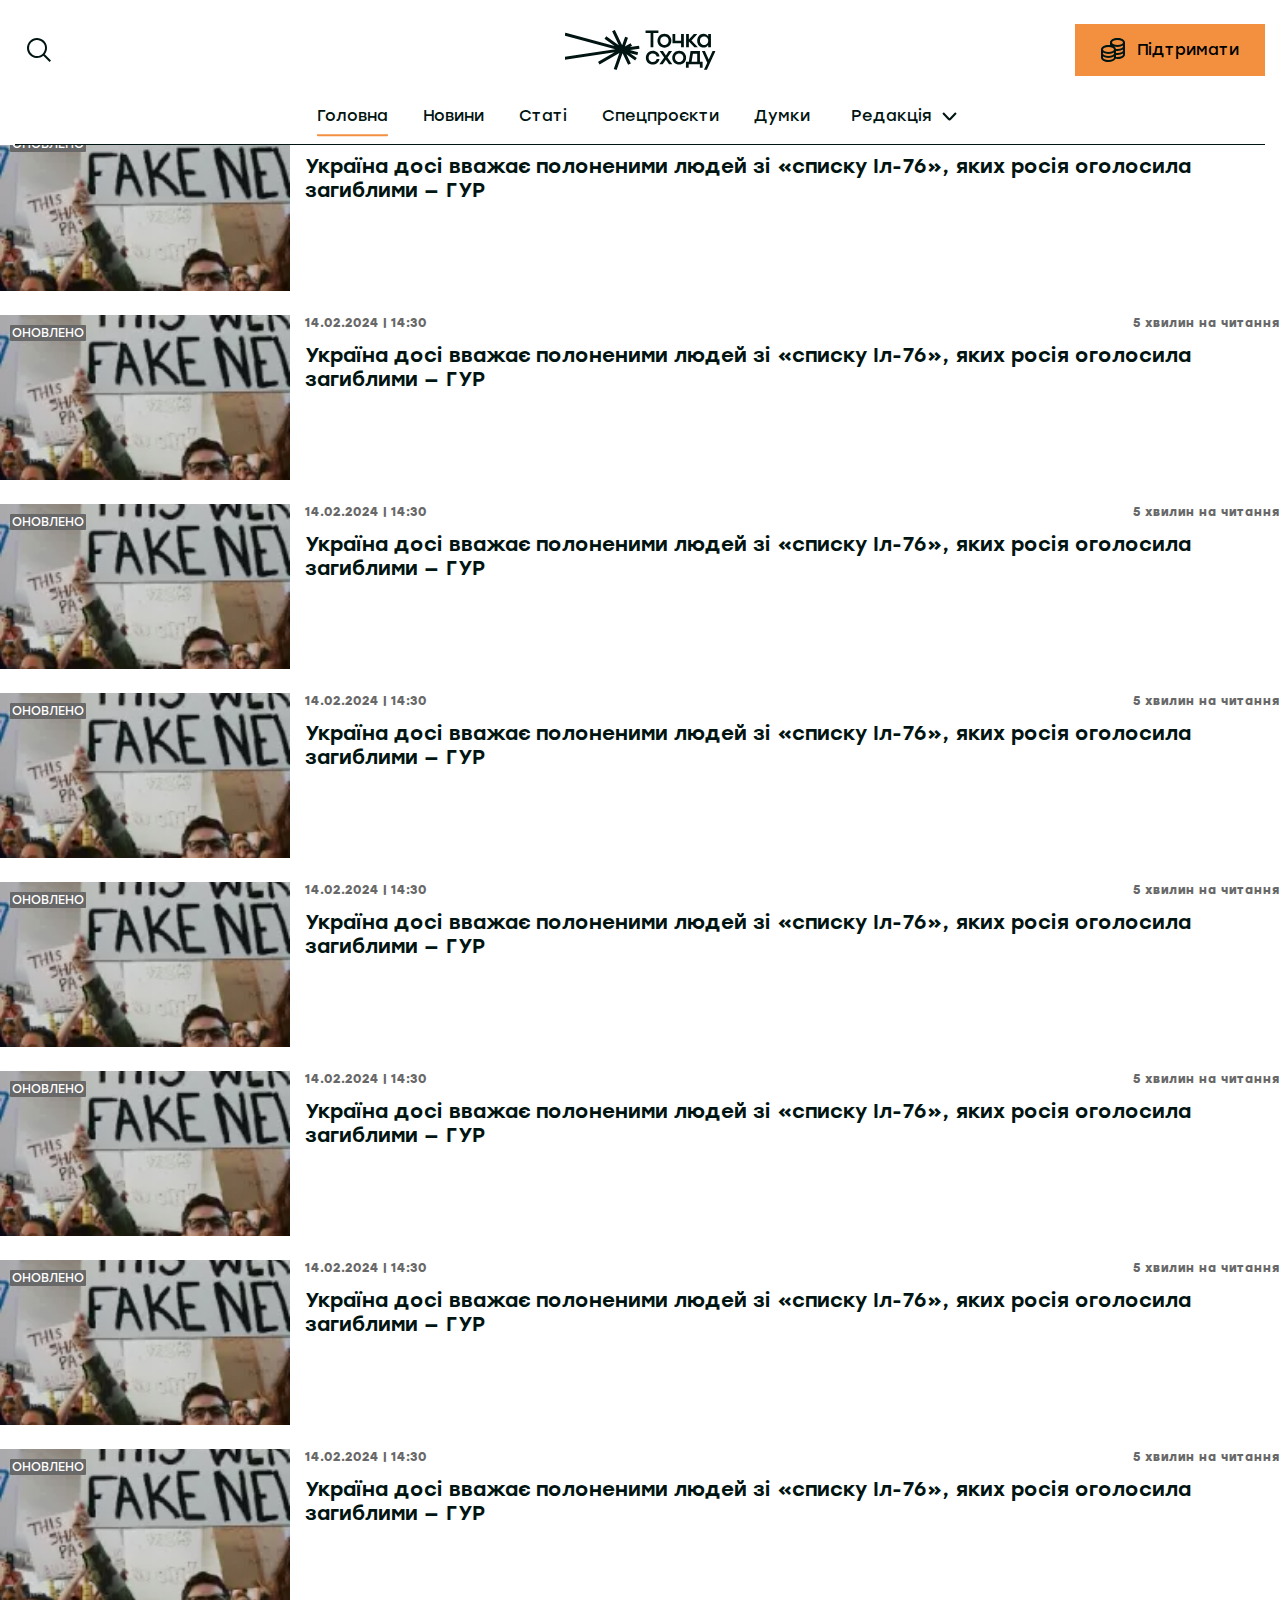
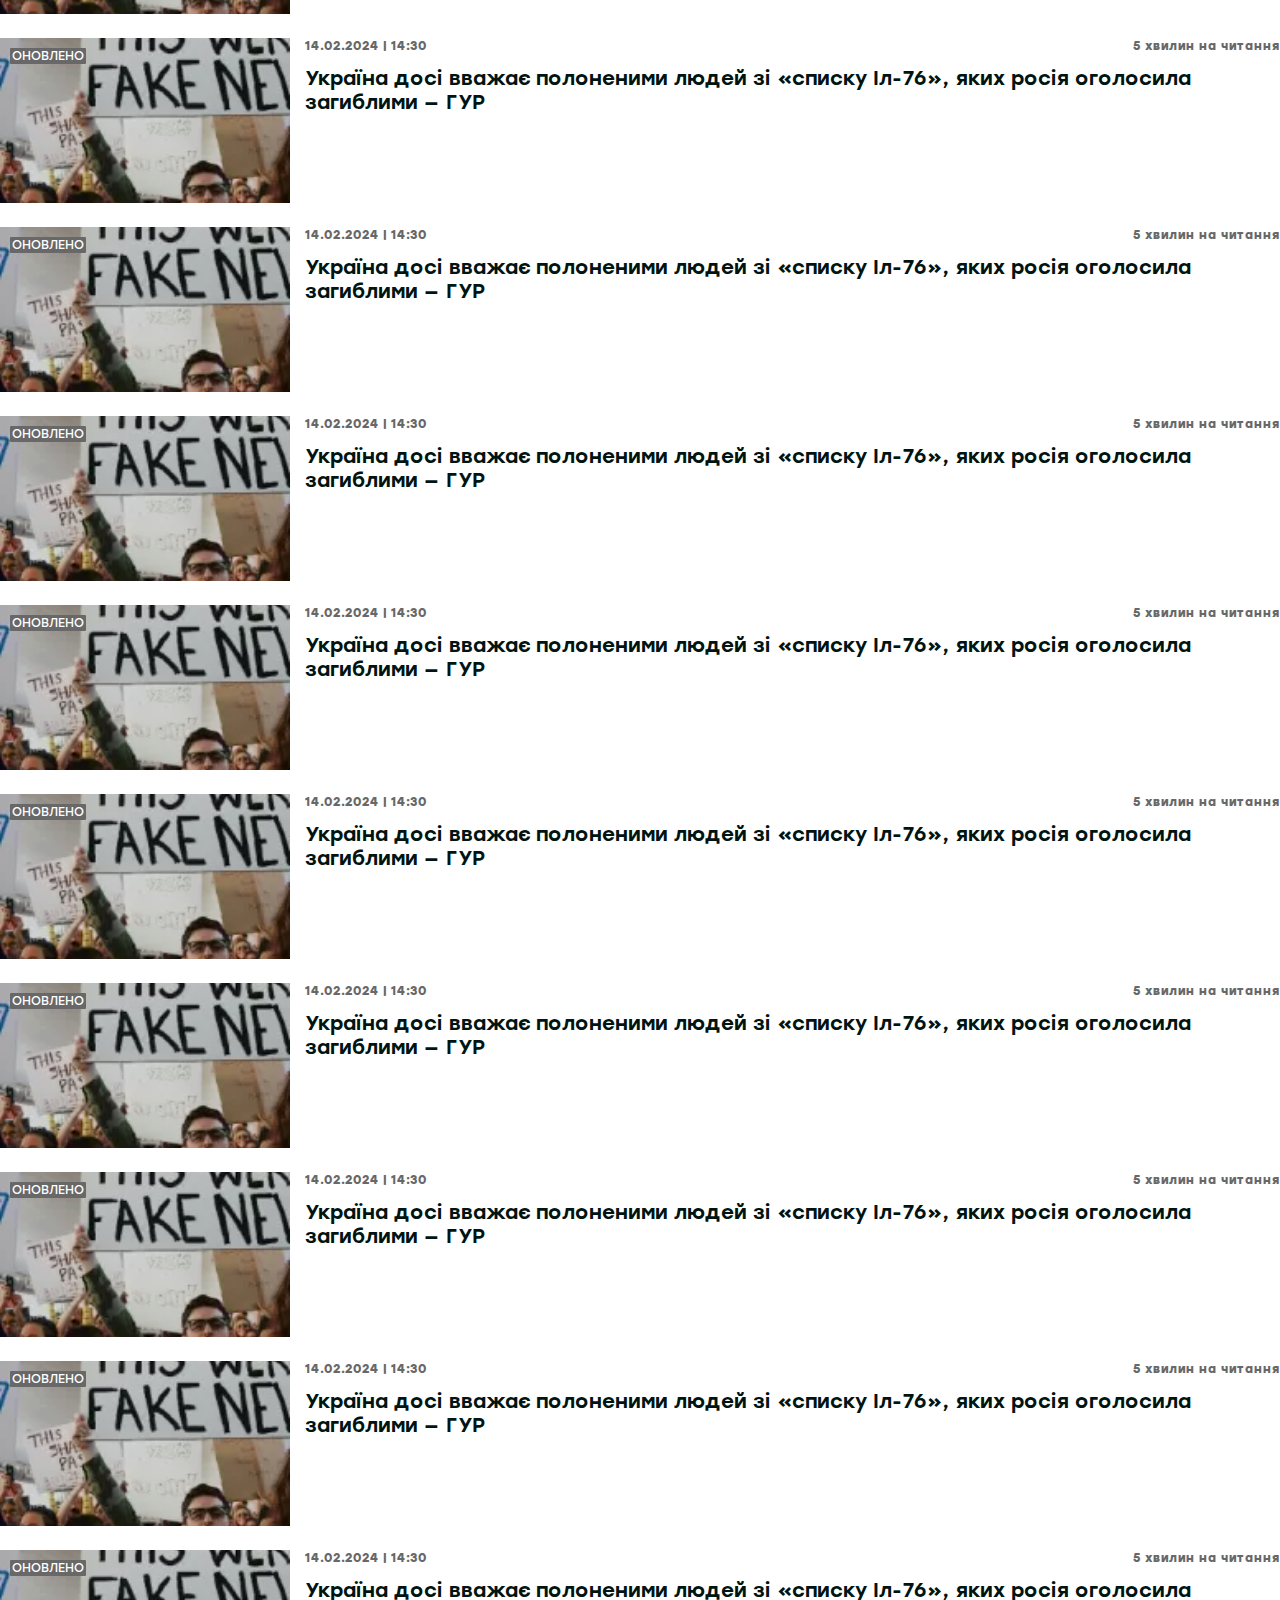
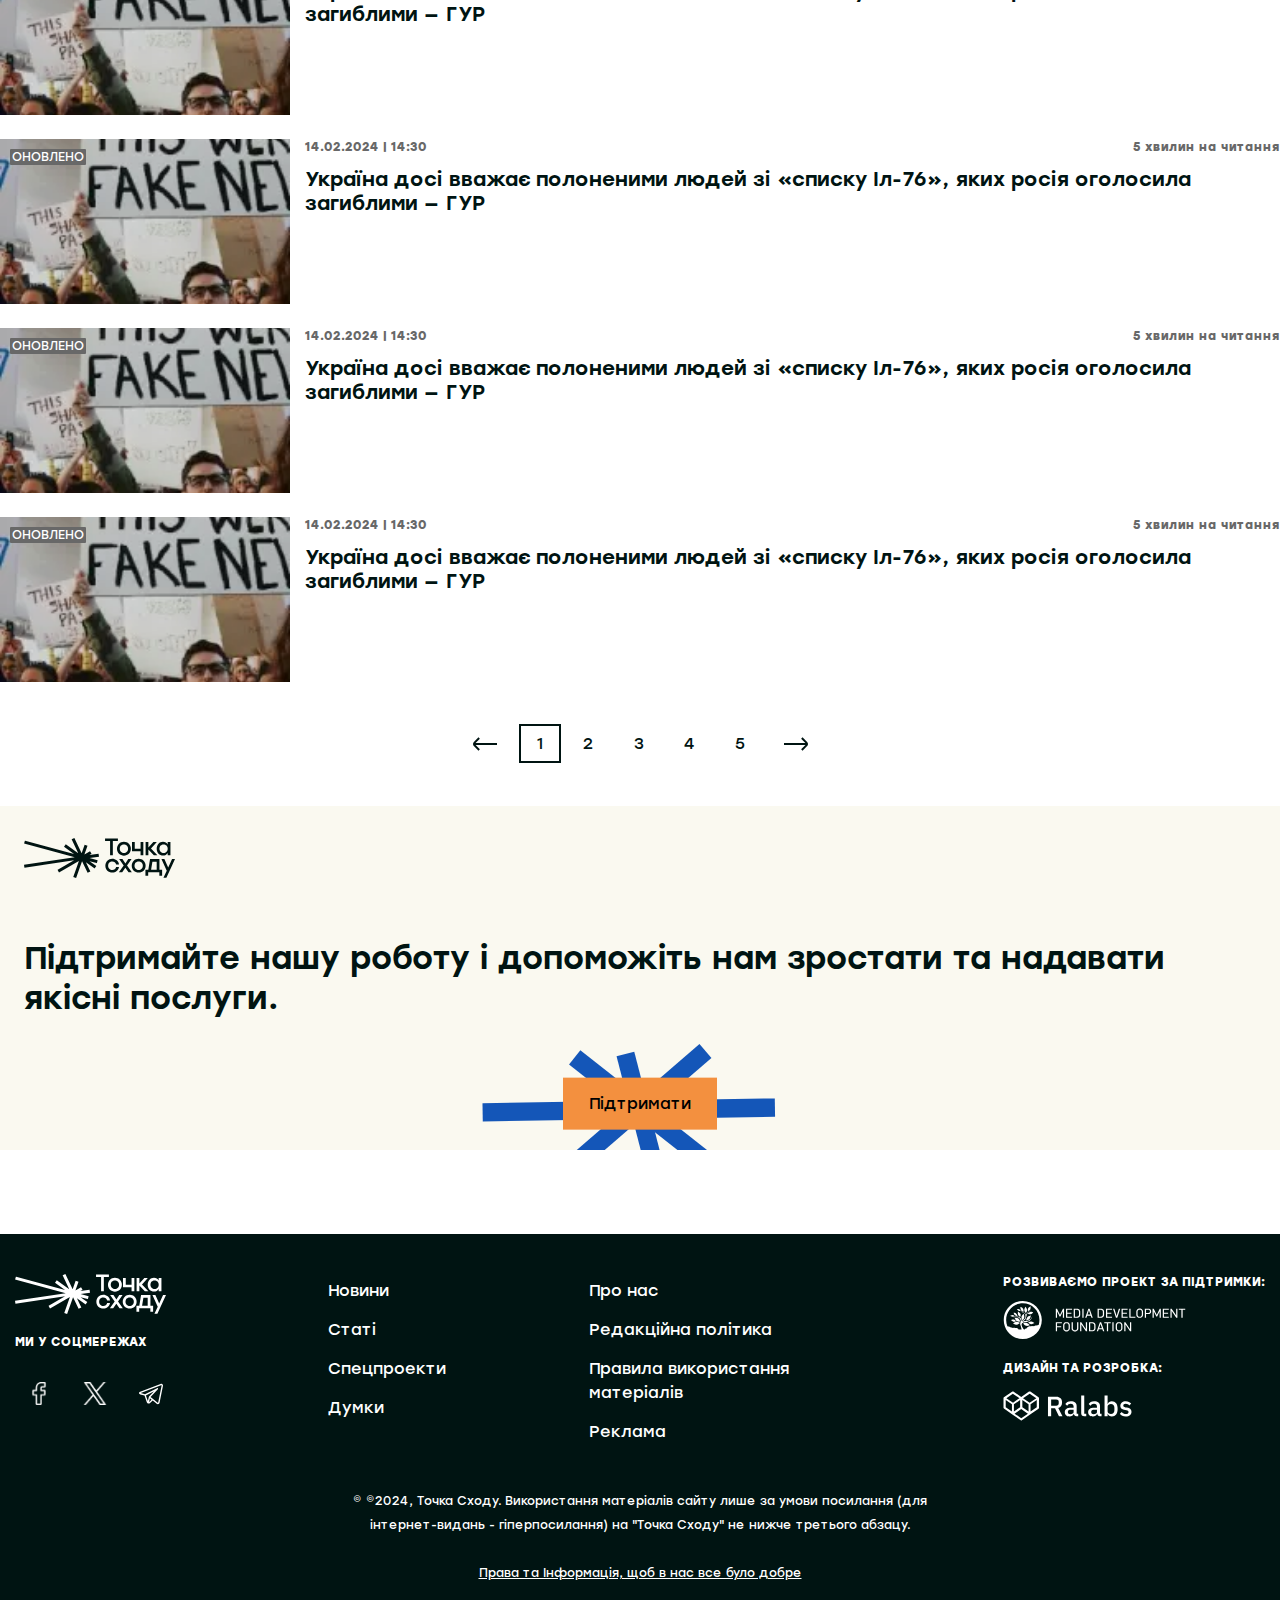
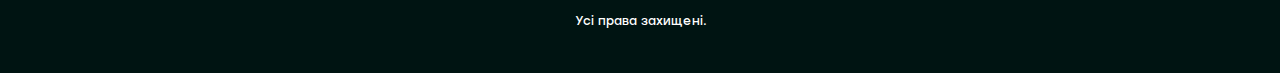
<file: search-empty.html>
<!doctype html>
    <html lang="uk">
    <head>
  <style>html { opacity: 0; }</style>
  <meta charset="UTF-8">
  <meta http-equiv="X-UA-Compatible" content="IE=edge">
  <meta name="viewport" content="width=device-width,initial-scale=1">
  <title>Пошук - Не знайдено</title>

  <link rel="shortcut icon" href="favicon.ico" type="image/x-icon">
  <link rel="stylesheet" href="css/main.min.css?_v=20240411181711">

  <script defer="defer" src="js/main.min.js?_v=20240411181711"></script>
</head>

    <body>

    <header class="header">
  <div class="container">
    <div class="header__row">
      <input type="checkbox" id="mobile-menu">
      <label class="menu-hamburger" for="mobile-menu">
        <span class="menu-hamburger__line"></span>
      </label>

      <div class="mobile-menu">
        <div class="mobile-menu__wrapper">
          <form class="mobile-search-bar" action="./search.html">
    <div class="mobile-search-bar__input">
        <span class="icon icon-search">
        </span>
        <label for="search" hidden="hidden">Пошук</label>
        <input type="search" name="search" id="search" placeholder="Пошук" required>
    </div>
</form>
          <nav class="mobile-navigation">
            <ul class="menu__list">
              <li class="menu__item menu__item--active">
                <a href="/" class="menu__link">Головна</a>
              </li>
              <li class="menu__item">
                <a href="./news.html" class="menu__link">Новини</a>
              </li>
              <li class="menu__item">
                <a href="./articles.html" class="menu__link">Статі</a>
              </li>
              <li class="menu__item">
                <a href="./special-projects.html" class="menu__link">Спецпроєкти</a>
              </li>
              <li class="menu__item">
                <a href="./expert-articles.html" class="menu__link">Думки</a>
              </li>
              <li class="menu__item">
                <a href="#" class="menu__link">
                  Редакція
                </a>
              </li>
              <li class="menu__item">
                <a href="./about-us.html" class="menu__link">Про Нас</a>
              </li>
              <li class="menu__item">
                <a href="./editor-policy.html" class="menu__link">Політика Редагування</a>
              </li>
              <li class="menu__item">
                <a href="./usage-policy.html" class="menu__link">Правила використання матеріалів</a>
              </li>
            </ul>
          </nav>
          <ul class="social-media">
            <li class="social-media__item">
              <a class="social-media__link" href="#" title="Facebook">
                <span class="icon icon-facebook"></span>
              </a>
            </li>
            <li class="social-media__item">
              <a class="social-media__link" href="#" title="Twitter">
                <span class="icon icon-twitter"></span>
              </a>
            </li>
            <li class="social-media__item">
              <a class="social-media__link" href="#" title="Telegram">
                <span class="icon icon-telegram"></span>
              </a>
            </li>
          </ul>
        </div>
      </div>

      <form class="search-bar" action="./search.html">
    <button type="button" class="search-bar__btn-open">
        <span class="icon icon-search">
        </span>
    </button>
    <div class="search-bar__input">
        <label for="search" hidden="hidden">Пошук</label>
        <input type="search" name="search" id="search" required>
        <button type="button" class="search-bar__btn-close">
            &#x2715;
        </button>
    </div>
</form>

      <a href="/" class="logo header__logo">
        <img src="./images/logo.svg" alt="">
      </a>

      <div class="header__buttons">
        <button id="donation-btn" class="button button--primary" title="Підтримати">
          <span class="icon icon-donation"></span>
          <span class="text">Підтримати</span>
        </button>
      </div>
    </div>

    <div class="header__row">
      <nav class="main-navigation">
    <ul class="menu__list">
        <li class="menu__item menu__item--active">
            <a href="/" class="menu__link">Головна</a>
        </li>
        <li class="menu__item">
            <a href="./news.html" class="menu__link">Новини</a>
        </li>
        <li class="menu__item">
            <a href="./articles.html" class="menu__link">Статі</a>
        </li>
        <li class="menu__item">
            <a href="./special-projects.html" class="menu__link">Спецпроєкти</a>
        </li>
        <li class="menu__item">
            <a href="./expert-articles.html" class="menu__link">Думки</a>
        </li>
        <li class="menu__item menu-dropdown">
            <a href="#" class="menu-dropdown__button menu-dropdown__button--icon-append">
                Редакція
                <span class="icon icon-arrow-down"></span>
            </a>
            <ul class="menu-dropdown__content">
                <li>
                    <a href="./about-us.html">Про Нас</a>
                </li>
                <li>
                    <a href="./editor-policy.html">Політика Редагування</a>
                </li>
                <li>
                    <a href="./usage-policy.html">Правила використання матеріалів</a>
                </li>
            </ul>
        </li>
    </ul>
</nav>
    </div>
  </div>
</header>

    <main>
        <div data-observ></div>
        <section>
            <div class="container">
                <div class="row">
                    <nav aria-label="breadcrumb">
                        <ol class="breadcrumb">
                            <li class="breadcrumb-item"><a href="#">Пошук</a></li>
                            <li class="breadcrumb-item active" aria-current="page">Війна</li>
                        </ol>
                    </nav>
                </div>
                <div class="row">
                    <header class="page__header">
                        <h2 class="page__heading">
                            <img src="./images/logo-yellow.svg" alt="Logo">
                            Все по темі: sddf
                        </h2>
                    </header>
                </div>
            </div>
            <div class="container">
                <div class="row row--wrap">
                    <div class="col-8 pl-0">
                        <article class="article-rows">
                            
                                <div class="article-row article-row--with-image">
                                    <div class="article-row__tags">
                                        <span class="article-card__tag--important article-row__tag">Оновлено</span>
                                    </div>
                                    <div class="article-row__image">
                                        <picture><source srcset="./images/placeholders/article-row.webp" type="image/webp"><img class="" src="./images/placeholders/article-row.png" alt="Article Row"></picture>
                                    </div>
                                    <div class="article-row__wrapper">
                                        <div class="article-row__header">
                                            <time datetime="2024-02-14 14:30">14.02.2024 | 14:30</time>
                                            <span class="reading-time">
                                            5 хвилин на читання
                                        </span>
                                        </div>
                                        <a href="./post-page.html" class="article-row__title" title="Title">
                                            Україна досі вважає полоненими людей зі «списку Іл-76», яких росія оголосила загиблими — ГУР
                                        </a>
                                    </div>
                                </div>
                            
                                <div class="article-row article-row--with-image">
                                    <div class="article-row__tags">
                                        <span class="article-card__tag--important article-row__tag">Оновлено</span>
                                    </div>
                                    <div class="article-row__image">
                                        <picture><source srcset="./images/placeholders/article-row.webp" type="image/webp"><img class="" src="./images/placeholders/article-row.png" alt="Article Row"></picture>
                                    </div>
                                    <div class="article-row__wrapper">
                                        <div class="article-row__header">
                                            <time datetime="2024-02-14 14:30">14.02.2024 | 14:30</time>
                                            <span class="reading-time">
                                            5 хвилин на читання
                                        </span>
                                        </div>
                                        <a href="./post-page.html" class="article-row__title" title="Title">
                                            Україна досі вважає полоненими людей зі «списку Іл-76», яких росія оголосила загиблими — ГУР
                                        </a>
                                    </div>
                                </div>
                            
                                <div class="article-row article-row--with-image">
                                    <div class="article-row__tags">
                                        <span class="article-card__tag--important article-row__tag">Оновлено</span>
                                    </div>
                                    <div class="article-row__image">
                                        <picture><source srcset="./images/placeholders/article-row.webp" type="image/webp"><img class="" src="./images/placeholders/article-row.png" alt="Article Row"></picture>
                                    </div>
                                    <div class="article-row__wrapper">
                                        <div class="article-row__header">
                                            <time datetime="2024-02-14 14:30">14.02.2024 | 14:30</time>
                                            <span class="reading-time">
                                            5 хвилин на читання
                                        </span>
                                        </div>
                                        <a href="./post-page.html" class="article-row__title" title="Title">
                                            Україна досі вважає полоненими людей зі «списку Іл-76», яких росія оголосила загиблими — ГУР
                                        </a>
                                    </div>
                                </div>
                            
                                <div class="article-row article-row--with-image">
                                    <div class="article-row__tags">
                                        <span class="article-card__tag--important article-row__tag">Оновлено</span>
                                    </div>
                                    <div class="article-row__image">
                                        <picture><source srcset="./images/placeholders/article-row.webp" type="image/webp"><img class="" src="./images/placeholders/article-row.png" alt="Article Row"></picture>
                                    </div>
                                    <div class="article-row__wrapper">
                                        <div class="article-row__header">
                                            <time datetime="2024-02-14 14:30">14.02.2024 | 14:30</time>
                                            <span class="reading-time">
                                            5 хвилин на читання
                                        </span>
                                        </div>
                                        <a href="./post-page.html" class="article-row__title" title="Title">
                                            Україна досі вважає полоненими людей зі «списку Іл-76», яких росія оголосила загиблими — ГУР
                                        </a>
                                    </div>
                                </div>
                            
                                <div class="article-row article-row--with-image">
                                    <div class="article-row__tags">
                                        <span class="article-card__tag--important article-row__tag">Оновлено</span>
                                    </div>
                                    <div class="article-row__image">
                                        <picture><source srcset="./images/placeholders/article-row.webp" type="image/webp"><img class="" src="./images/placeholders/article-row.png" alt="Article Row"></picture>
                                    </div>
                                    <div class="article-row__wrapper">
                                        <div class="article-row__header">
                                            <time datetime="2024-02-14 14:30">14.02.2024 | 14:30</time>
                                            <span class="reading-time">
                                            5 хвилин на читання
                                        </span>
                                        </div>
                                        <a href="./post-page.html" class="article-row__title" title="Title">
                                            Україна досі вважає полоненими людей зі «списку Іл-76», яких росія оголосила загиблими — ГУР
                                        </a>
                                    </div>
                                </div>
                            
                                <div class="article-row article-row--with-image">
                                    <div class="article-row__tags">
                                        <span class="article-card__tag--important article-row__tag">Оновлено</span>
                                    </div>
                                    <div class="article-row__image">
                                        <picture><source srcset="./images/placeholders/article-row.webp" type="image/webp"><img class="" src="./images/placeholders/article-row.png" alt="Article Row"></picture>
                                    </div>
                                    <div class="article-row__wrapper">
                                        <div class="article-row__header">
                                            <time datetime="2024-02-14 14:30">14.02.2024 | 14:30</time>
                                            <span class="reading-time">
                                            5 хвилин на читання
                                        </span>
                                        </div>
                                        <a href="./post-page.html" class="article-row__title" title="Title">
                                            Україна досі вважає полоненими людей зі «списку Іл-76», яких росія оголосила загиблими — ГУР
                                        </a>
                                    </div>
                                </div>
                            
                                <div class="article-row article-row--with-image">
                                    <div class="article-row__tags">
                                        <span class="article-card__tag--important article-row__tag">Оновлено</span>
                                    </div>
                                    <div class="article-row__image">
                                        <picture><source srcset="./images/placeholders/article-row.webp" type="image/webp"><img class="" src="./images/placeholders/article-row.png" alt="Article Row"></picture>
                                    </div>
                                    <div class="article-row__wrapper">
                                        <div class="article-row__header">
                                            <time datetime="2024-02-14 14:30">14.02.2024 | 14:30</time>
                                            <span class="reading-time">
                                            5 хвилин на читання
                                        </span>
                                        </div>
                                        <a href="./post-page.html" class="article-row__title" title="Title">
                                            Україна досі вважає полоненими людей зі «списку Іл-76», яких росія оголосила загиблими — ГУР
                                        </a>
                                    </div>
                                </div>
                            
                                <div class="article-row article-row--with-image">
                                    <div class="article-row__tags">
                                        <span class="article-card__tag--important article-row__tag">Оновлено</span>
                                    </div>
                                    <div class="article-row__image">
                                        <picture><source srcset="./images/placeholders/article-row.webp" type="image/webp"><img class="" src="./images/placeholders/article-row.png" alt="Article Row"></picture>
                                    </div>
                                    <div class="article-row__wrapper">
                                        <div class="article-row__header">
                                            <time datetime="2024-02-14 14:30">14.02.2024 | 14:30</time>
                                            <span class="reading-time">
                                            5 хвилин на читання
                                        </span>
                                        </div>
                                        <a href="./post-page.html" class="article-row__title" title="Title">
                                            Україна досі вважає полоненими людей зі «списку Іл-76», яких росія оголосила загиблими — ГУР
                                        </a>
                                    </div>
                                </div>
                            
                                <div class="article-row article-row--with-image">
                                    <div class="article-row__tags">
                                        <span class="article-card__tag--important article-row__tag">Оновлено</span>
                                    </div>
                                    <div class="article-row__image">
                                        <picture><source srcset="./images/placeholders/article-row.webp" type="image/webp"><img class="" src="./images/placeholders/article-row.png" alt="Article Row"></picture>
                                    </div>
                                    <div class="article-row__wrapper">
                                        <div class="article-row__header">
                                            <time datetime="2024-02-14 14:30">14.02.2024 | 14:30</time>
                                            <span class="reading-time">
                                            5 хвилин на читання
                                        </span>
                                        </div>
                                        <a href="./post-page.html" class="article-row__title" title="Title">
                                            Україна досі вважає полоненими людей зі «списку Іл-76», яких росія оголосила загиблими — ГУР
                                        </a>
                                    </div>
                                </div>
                            
                                <div class="article-row article-row--with-image">
                                    <div class="article-row__tags">
                                        <span class="article-card__tag--important article-row__tag">Оновлено</span>
                                    </div>
                                    <div class="article-row__image">
                                        <picture><source srcset="./images/placeholders/article-row.webp" type="image/webp"><img class="" src="./images/placeholders/article-row.png" alt="Article Row"></picture>
                                    </div>
                                    <div class="article-row__wrapper">
                                        <div class="article-row__header">
                                            <time datetime="2024-02-14 14:30">14.02.2024 | 14:30</time>
                                            <span class="reading-time">
                                            5 хвилин на читання
                                        </span>
                                        </div>
                                        <a href="./post-page.html" class="article-row__title" title="Title">
                                            Україна досі вважає полоненими людей зі «списку Іл-76», яких росія оголосила загиблими — ГУР
                                        </a>
                                    </div>
                                </div>
                            
                                <div class="article-row article-row--with-image">
                                    <div class="article-row__tags">
                                        <span class="article-card__tag--important article-row__tag">Оновлено</span>
                                    </div>
                                    <div class="article-row__image">
                                        <picture><source srcset="./images/placeholders/article-row.webp" type="image/webp"><img class="" src="./images/placeholders/article-row.png" alt="Article Row"></picture>
                                    </div>
                                    <div class="article-row__wrapper">
                                        <div class="article-row__header">
                                            <time datetime="2024-02-14 14:30">14.02.2024 | 14:30</time>
                                            <span class="reading-time">
                                            5 хвилин на читання
                                        </span>
                                        </div>
                                        <a href="./post-page.html" class="article-row__title" title="Title">
                                            Україна досі вважає полоненими людей зі «списку Іл-76», яких росія оголосила загиблими — ГУР
                                        </a>
                                    </div>
                                </div>
                            
                                <div class="article-row article-row--with-image">
                                    <div class="article-row__tags">
                                        <span class="article-card__tag--important article-row__tag">Оновлено</span>
                                    </div>
                                    <div class="article-row__image">
                                        <picture><source srcset="./images/placeholders/article-row.webp" type="image/webp"><img class="" src="./images/placeholders/article-row.png" alt="Article Row"></picture>
                                    </div>
                                    <div class="article-row__wrapper">
                                        <div class="article-row__header">
                                            <time datetime="2024-02-14 14:30">14.02.2024 | 14:30</time>
                                            <span class="reading-time">
                                            5 хвилин на читання
                                        </span>
                                        </div>
                                        <a href="./post-page.html" class="article-row__title" title="Title">
                                            Україна досі вважає полоненими людей зі «списку Іл-76», яких росія оголосила загиблими — ГУР
                                        </a>
                                    </div>
                                </div>
                            
                                <div class="article-row article-row--with-image">
                                    <div class="article-row__tags">
                                        <span class="article-card__tag--important article-row__tag">Оновлено</span>
                                    </div>
                                    <div class="article-row__image">
                                        <picture><source srcset="./images/placeholders/article-row.webp" type="image/webp"><img class="" src="./images/placeholders/article-row.png" alt="Article Row"></picture>
                                    </div>
                                    <div class="article-row__wrapper">
                                        <div class="article-row__header">
                                            <time datetime="2024-02-14 14:30">14.02.2024 | 14:30</time>
                                            <span class="reading-time">
                                            5 хвилин на читання
                                        </span>
                                        </div>
                                        <a href="./post-page.html" class="article-row__title" title="Title">
                                            Україна досі вважає полоненими людей зі «списку Іл-76», яких росія оголосила загиблими — ГУР
                                        </a>
                                    </div>
                                </div>
                            
                                <div class="article-row article-row--with-image">
                                    <div class="article-row__tags">
                                        <span class="article-card__tag--important article-row__tag">Оновлено</span>
                                    </div>
                                    <div class="article-row__image">
                                        <picture><source srcset="./images/placeholders/article-row.webp" type="image/webp"><img class="" src="./images/placeholders/article-row.png" alt="Article Row"></picture>
                                    </div>
                                    <div class="article-row__wrapper">
                                        <div class="article-row__header">
                                            <time datetime="2024-02-14 14:30">14.02.2024 | 14:30</time>
                                            <span class="reading-time">
                                            5 хвилин на читання
                                        </span>
                                        </div>
                                        <a href="./post-page.html" class="article-row__title" title="Title">
                                            Україна досі вважає полоненими людей зі «списку Іл-76», яких росія оголосила загиблими — ГУР
                                        </a>
                                    </div>
                                </div>
                            
                                <div class="article-row article-row--with-image">
                                    <div class="article-row__tags">
                                        <span class="article-card__tag--important article-row__tag">Оновлено</span>
                                    </div>
                                    <div class="article-row__image">
                                        <picture><source srcset="./images/placeholders/article-row.webp" type="image/webp"><img class="" src="./images/placeholders/article-row.png" alt="Article Row"></picture>
                                    </div>
                                    <div class="article-row__wrapper">
                                        <div class="article-row__header">
                                            <time datetime="2024-02-14 14:30">14.02.2024 | 14:30</time>
                                            <span class="reading-time">
                                            5 хвилин на читання
                                        </span>
                                        </div>
                                        <a href="./post-page.html" class="article-row__title" title="Title">
                                            Україна досі вважає полоненими людей зі «списку Іл-76», яких росія оголосила загиблими — ГУР
                                        </a>
                                    </div>
                                </div>
                            
                                <div class="article-row article-row--with-image">
                                    <div class="article-row__tags">
                                        <span class="article-card__tag--important article-row__tag">Оновлено</span>
                                    </div>
                                    <div class="article-row__image">
                                        <picture><source srcset="./images/placeholders/article-row.webp" type="image/webp"><img class="" src="./images/placeholders/article-row.png" alt="Article Row"></picture>
                                    </div>
                                    <div class="article-row__wrapper">
                                        <div class="article-row__header">
                                            <time datetime="2024-02-14 14:30">14.02.2024 | 14:30</time>
                                            <span class="reading-time">
                                            5 хвилин на читання
                                        </span>
                                        </div>
                                        <a href="./post-page.html" class="article-row__title" title="Title">
                                            Україна досі вважає полоненими людей зі «списку Іл-76», яких росія оголосила загиблими — ГУР
                                        </a>
                                    </div>
                                </div>
                            
                                <div class="article-row article-row--with-image">
                                    <div class="article-row__tags">
                                        <span class="article-card__tag--important article-row__tag">Оновлено</span>
                                    </div>
                                    <div class="article-row__image">
                                        <picture><source srcset="./images/placeholders/article-row.webp" type="image/webp"><img class="" src="./images/placeholders/article-row.png" alt="Article Row"></picture>
                                    </div>
                                    <div class="article-row__wrapper">
                                        <div class="article-row__header">
                                            <time datetime="2024-02-14 14:30">14.02.2024 | 14:30</time>
                                            <span class="reading-time">
                                            5 хвилин на читання
                                        </span>
                                        </div>
                                        <a href="./post-page.html" class="article-row__title" title="Title">
                                            Україна досі вважає полоненими людей зі «списку Іл-76», яких росія оголосила загиблими — ГУР
                                        </a>
                                    </div>
                                </div>
                            
                                <div class="article-row article-row--with-image">
                                    <div class="article-row__tags">
                                        <span class="article-card__tag--important article-row__tag">Оновлено</span>
                                    </div>
                                    <div class="article-row__image">
                                        <picture><source srcset="./images/placeholders/article-row.webp" type="image/webp"><img class="" src="./images/placeholders/article-row.png" alt="Article Row"></picture>
                                    </div>
                                    <div class="article-row__wrapper">
                                        <div class="article-row__header">
                                            <time datetime="2024-02-14 14:30">14.02.2024 | 14:30</time>
                                            <span class="reading-time">
                                            5 хвилин на читання
                                        </span>
                                        </div>
                                        <a href="./post-page.html" class="article-row__title" title="Title">
                                            Україна досі вважає полоненими людей зі «списку Іл-76», яких росія оголосила загиблими — ГУР
                                        </a>
                                    </div>
                                </div>
                            
                                <div class="article-row article-row--with-image">
                                    <div class="article-row__tags">
                                        <span class="article-card__tag--important article-row__tag">Оновлено</span>
                                    </div>
                                    <div class="article-row__image">
                                        <picture><source srcset="./images/placeholders/article-row.webp" type="image/webp"><img class="" src="./images/placeholders/article-row.png" alt="Article Row"></picture>
                                    </div>
                                    <div class="article-row__wrapper">
                                        <div class="article-row__header">
                                            <time datetime="2024-02-14 14:30">14.02.2024 | 14:30</time>
                                            <span class="reading-time">
                                            5 хвилин на читання
                                        </span>
                                        </div>
                                        <a href="./post-page.html" class="article-row__title" title="Title">
                                            Україна досі вважає полоненими людей зі «списку Іл-76», яких росія оголосила загиблими — ГУР
                                        </a>
                                    </div>
                                </div>
                            
                                <div class="article-row article-row--with-image">
                                    <div class="article-row__tags">
                                        <span class="article-card__tag--important article-row__tag">Оновлено</span>
                                    </div>
                                    <div class="article-row__image">
                                        <picture><source srcset="./images/placeholders/article-row.webp" type="image/webp"><img class="" src="./images/placeholders/article-row.png" alt="Article Row"></picture>
                                    </div>
                                    <div class="article-row__wrapper">
                                        <div class="article-row__header">
                                            <time datetime="2024-02-14 14:30">14.02.2024 | 14:30</time>
                                            <span class="reading-time">
                                            5 хвилин на читання
                                        </span>
                                        </div>
                                        <a href="./post-page.html" class="article-row__title" title="Title">
                                            Україна досі вважає полоненими людей зі «списку Іл-76», яких росія оголосила загиблими — ГУР
                                        </a>
                                    </div>
                                </div>
                            
                        </article>

                        <nav class="pagination" aria-label="articles navigation">
    <ul class="pagination__list">
        <li class="pagination__item pagination__item--disabled">
            <a class="pagination__link pagination__link--prev" href="?page=2" rel="prev" title="Previous">
                <span class="icon icon-arrow-left"></span>
            </a>
        </li>

        <li class="pagination__item pagination__item--active">
            <a class="pagination__link" href="?page=1" title="Page 1">1</a>
        </li>
        <li class="pagination__item">
            <a class="pagination__link" href="?page=2" title="Page 2">2</a>
        </li>
        <li class="pagination__item">
            <a class="pagination__link" href="?page=3" title="Page 3">3</a>
        </li>
        <li class="pagination__item pagination__item--huge">
            <a class="pagination__link" href="?page=4" title="Page 4">4</a>
        </li>
        <li class="pagination__item pagination__item--huge">
            <a class="pagination__link" href="?page=5" title="Page 5">5</a>
        </li>

        <li class="pagination__item">
            <a class="pagination__link pagination__link--next" href="?page=4" rel="next" title="Next">
                <span class="icon icon-arrow-right"></span>
            </a>
        </li>
    </ul>
</nav>
                    </div>
                    <div class="col-4 pr-0">
                        <div class="side-banner">
                            <h2 class="side-banner__heading">Підтримайте нашу роботу і допоможіть нам зростати та надавати якісні
                                послуги.</h2>
                            <img class="side-banner__logo" src="./images/logo.svg" alt="Logo">
                            <button class="button button--primary side-banner__cta">
                                Підтримати
                            </button>
                        </div>
                    </div>
                </div>
            </div>
        </section>
    </main>

    <footer class="footer">
  <div class="container">
    <div class="footer__row">
      <div class="footer__info">
        <a href="/" class="link--with-image footer__logo logo">
          <img src="./images/footer-logo.svg" alt="Footer Logo">
        </a>
        <h6>
          <strong>Ми у соцмережах</strong>
        </h6>
        <ul class="social-media-list">
          <li class="social-media-list__item">
            <a class="social-media-list__link" href="#" title="Facebook">
              <span class="icon icon-facebook"></span>
            </a>
          </li>
          <li class="social-media-list__item">
            <a class="social-media-list__link" href="#" title="Twitter">
              <span class="icon icon-twitter"></span>
            </a>
          </li>
          <li class="social-media-list__item">
            <a class="social-media-list__link" href="#" title="Telegram">
              <span class="icon icon-telegram"></span>
            </a>
          </li>
        </ul>
      </div>
      <nav class="footer__navigation">
        <ul class="menu__list">
          <li class="menu__item">
            <a href="./news.html" class="menu__link">
              Новини
            </a>
          </li>
          <li class="menu__item">
            <a href="./articles.html" class="menu__link">
              Статі
            </a>
          </li>
          <li class="menu__item">
            <a href="./special-projects.html" class="menu__link">
              Спецпроекти
            </a>
          </li>
          <li class="menu__item">
            <a href="./expert-articles.html" class="menu__link">
              Думки
            </a>
          </li>
        </ul>

        <ul class="menu__list">
          <li class="menu__item">
            <a href="./about-us.html" class="menu__link">
              Про нас
            </a>
          </li>
          <li class="menu__item">
            <a href="./editor-policy.html" class="menu__link">
              Редакційна політика
            </a>
          </li>
          <li class="menu__item">
            <a href="./usage-policy.html" class="menu__link">
              Правила використання матеріалів
            </a>
          </li>
          <li class="menu__item">
            <a href="./advertising.html" class="menu__link">
              Реклама
            </a>
          </li>
        </ul>
      </nav>
      <div class="footer__info">
        <div class="footer__info-wrapper">
          <h6>
            <strong>Розвиваємо проект за підтримки:</strong>
          </h6>
          <a class="link--with-image" href="https://mediadevelopmentfoundation.org/">
            <img src="./images/media-dev-logo.svg" alt="Media Development Foundation">
          </a>
        </div>
        <div class="footer__info-wrapper creator--desktop">
          <h6>
            <strong>Дизайн та розробка:</strong>
          </h6>
          <a class="link--with-image" href="#">
            <img src="./images/ralabs-logo.svg" alt="Ralabs Logo">
          </a>
        </div>
      </div>
    </div>
    <div class="footer__rights">
      <p>
        &copy; ©2024, Точка Сходу. Використання матеріалів сайту лише за умови посилання (для інтернет-видань - гіперпосилання) на "Точка Сходу" не нижче третього абзацу.
        <br>
        <br>
        <a class="text-underline" href="#">
          Права та Інформація, щоб в нас все було добре
        </a>
        <br>
        <br>
        Усі права захищені.
      </p>
    </div>
    <div class="creator--mobile">
      <h6>
        <strong>Дизайн та розробка:</strong>
      </h6>
      <a class="link--with-image" href="#">
        <img src="./images/ralabs-logo.svg" alt="Ralabs Logo">
      </a>
    </div>
    </div>
  
</footer>

    </body>
    </html>
</file>
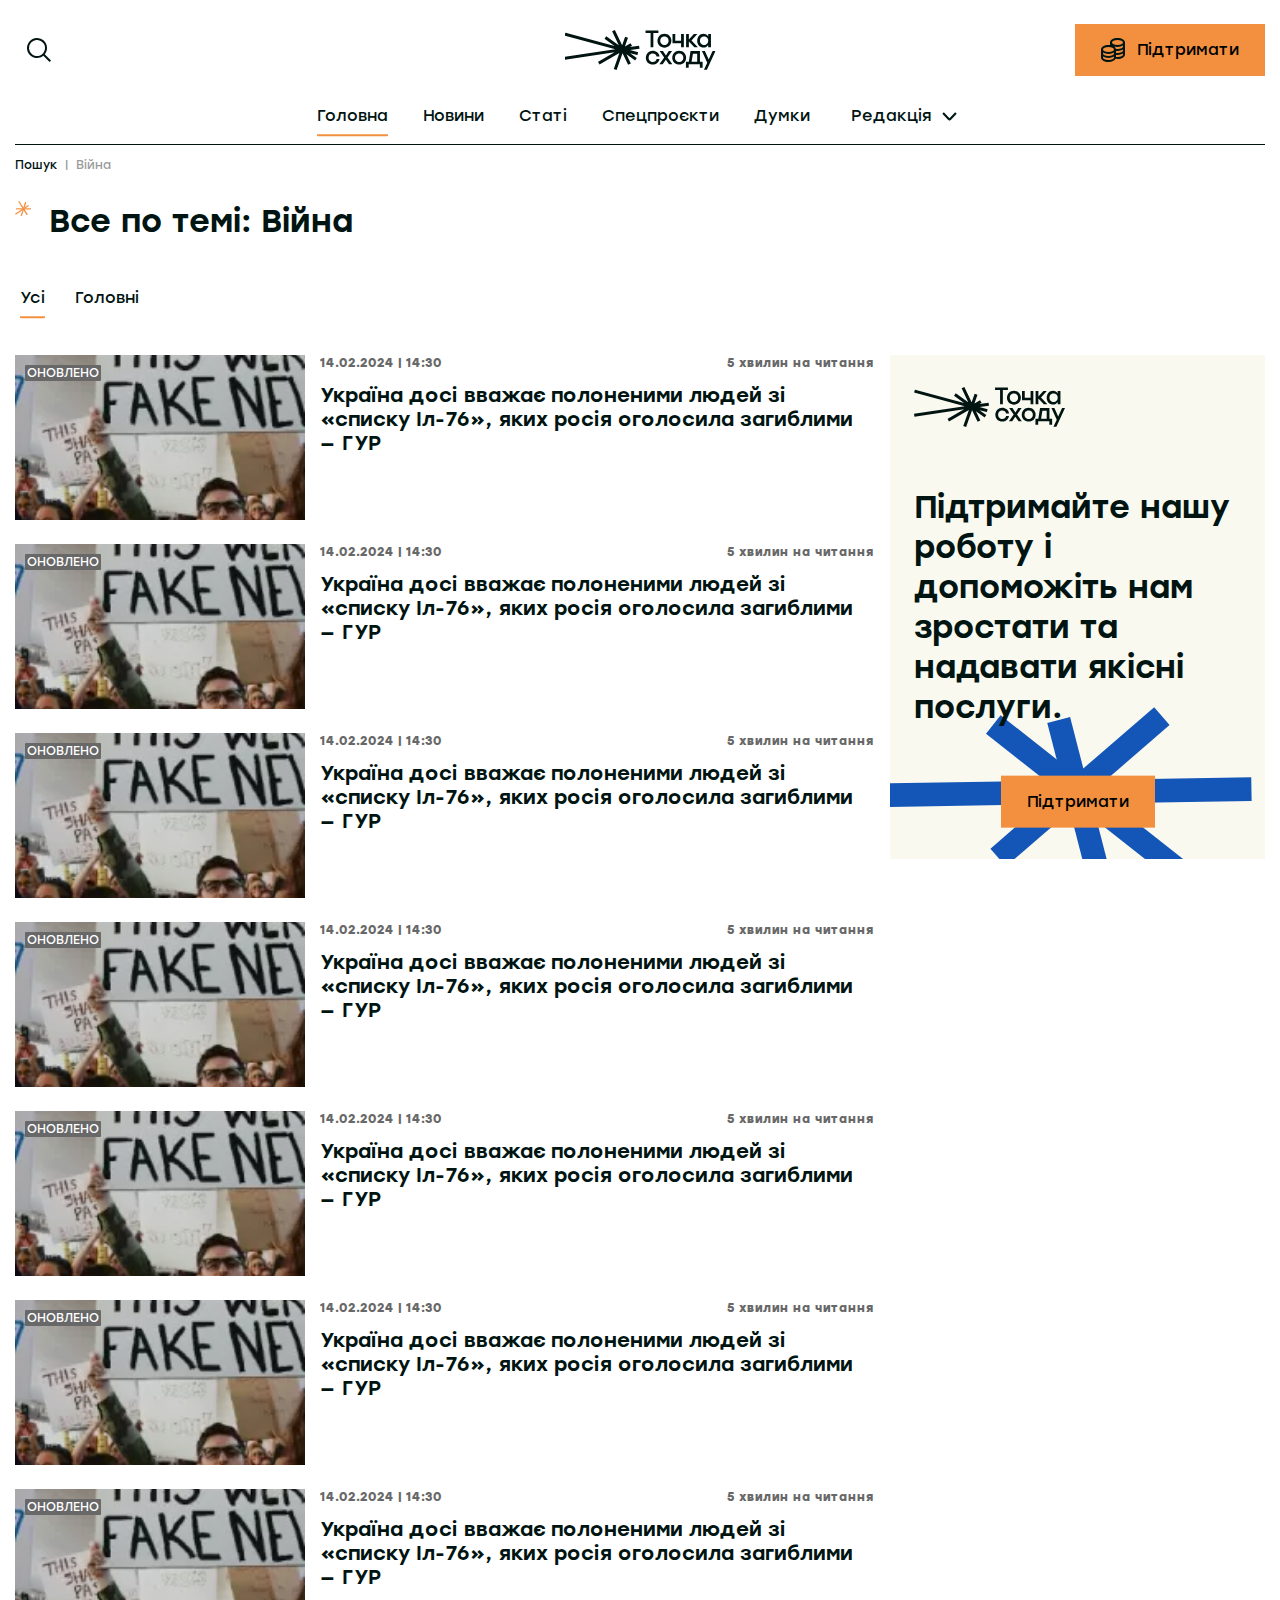
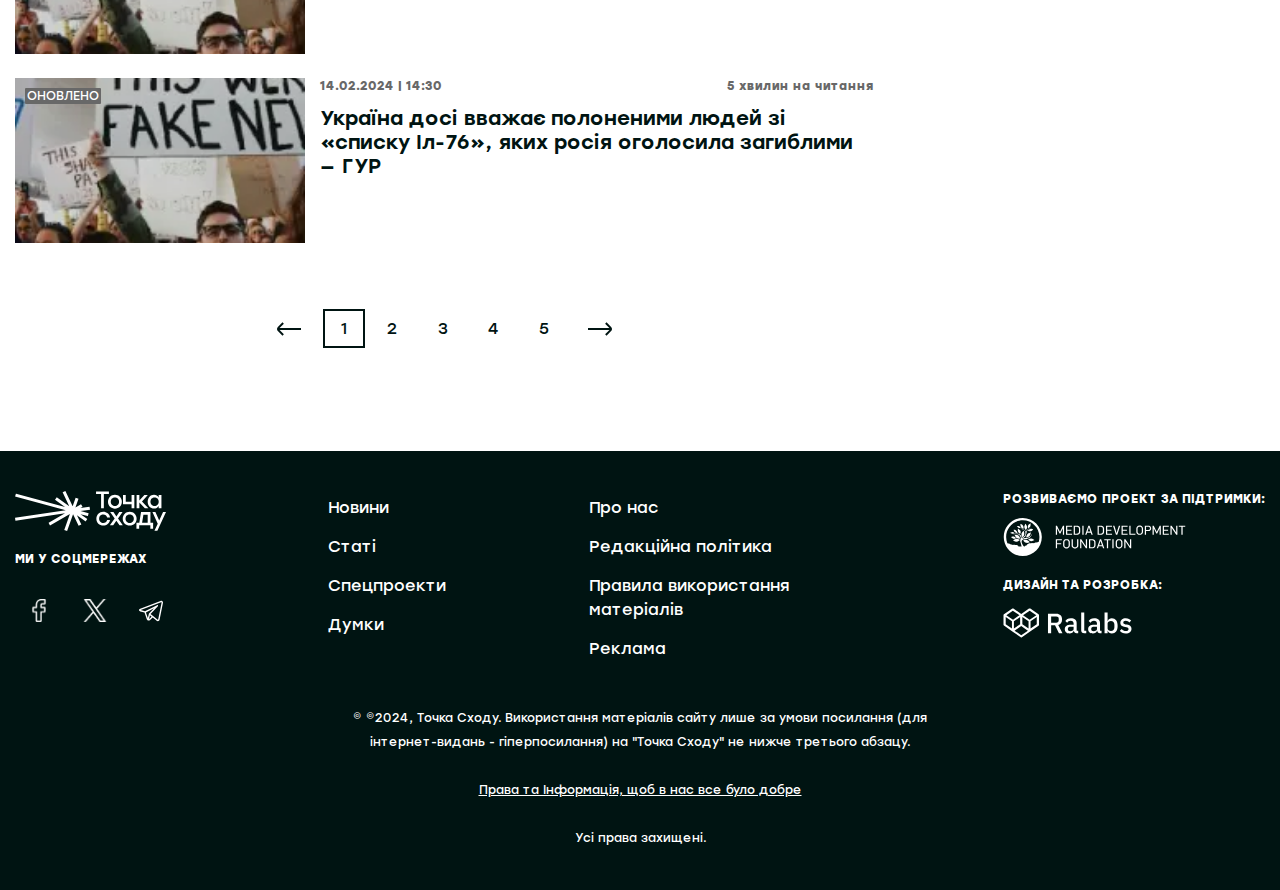
<file: search.html>
<!doctype html>
<html lang="uk">
<head>
  <style>html { opacity: 0; }</style>
  <meta charset="UTF-8">
  <meta http-equiv="X-UA-Compatible" content="IE=edge">
  <meta name="viewport" content="width=device-width,initial-scale=1">
  <title>Пошук</title>

  <link rel="shortcut icon" href="favicon.ico" type="image/x-icon">
  <link rel="stylesheet" href="css/main.min.css?_v=20240411181711">

  <script defer="defer" src="js/main.min.js?_v=20240411181711"></script>
</head>

<body>

<header class="header">
  <div class="container">
    <div class="header__row">
      <input type="checkbox" id="mobile-menu">
      <label class="menu-hamburger" for="mobile-menu">
        <span class="menu-hamburger__line"></span>
      </label>

      <div class="mobile-menu">
        <div class="mobile-menu__wrapper">
          <form class="mobile-search-bar" action="./search.html">
    <div class="mobile-search-bar__input">
        <span class="icon icon-search">
        </span>
        <label for="search" hidden="hidden">Пошук</label>
        <input type="search" name="search" id="search" placeholder="Пошук" required>
    </div>
</form>
          <nav class="mobile-navigation">
            <ul class="menu__list">
              <li class="menu__item menu__item--active">
                <a href="/" class="menu__link">Головна</a>
              </li>
              <li class="menu__item">
                <a href="./news.html" class="menu__link">Новини</a>
              </li>
              <li class="menu__item">
                <a href="./articles.html" class="menu__link">Статі</a>
              </li>
              <li class="menu__item">
                <a href="./special-projects.html" class="menu__link">Спецпроєкти</a>
              </li>
              <li class="menu__item">
                <a href="./expert-articles.html" class="menu__link">Думки</a>
              </li>
              <li class="menu__item">
                <a href="#" class="menu__link">
                  Редакція
                </a>
              </li>
              <li class="menu__item">
                <a href="./about-us.html" class="menu__link">Про Нас</a>
              </li>
              <li class="menu__item">
                <a href="./editor-policy.html" class="menu__link">Політика Редагування</a>
              </li>
              <li class="menu__item">
                <a href="./usage-policy.html" class="menu__link">Правила використання матеріалів</a>
              </li>
            </ul>
          </nav>
          <ul class="social-media">
            <li class="social-media__item">
              <a class="social-media__link" href="#" title="Facebook">
                <span class="icon icon-facebook"></span>
              </a>
            </li>
            <li class="social-media__item">
              <a class="social-media__link" href="#" title="Twitter">
                <span class="icon icon-twitter"></span>
              </a>
            </li>
            <li class="social-media__item">
              <a class="social-media__link" href="#" title="Telegram">
                <span class="icon icon-telegram"></span>
              </a>
            </li>
          </ul>
        </div>
      </div>

      <form class="search-bar" action="./search.html">
    <button type="button" class="search-bar__btn-open">
        <span class="icon icon-search">
        </span>
    </button>
    <div class="search-bar__input">
        <label for="search" hidden="hidden">Пошук</label>
        <input type="search" name="search" id="search" required>
        <button type="button" class="search-bar__btn-close">
            &#x2715;
        </button>
    </div>
</form>

      <a href="/" class="logo header__logo">
        <img src="./images/logo.svg" alt="">
      </a>

      <div class="header__buttons">
        <button id="donation-btn" class="button button--primary" title="Підтримати">
          <span class="icon icon-donation"></span>
          <span class="text">Підтримати</span>
        </button>
      </div>
    </div>

    <div class="header__row">
      <nav class="main-navigation">
    <ul class="menu__list">
        <li class="menu__item menu__item--active">
            <a href="/" class="menu__link">Головна</a>
        </li>
        <li class="menu__item">
            <a href="./news.html" class="menu__link">Новини</a>
        </li>
        <li class="menu__item">
            <a href="./articles.html" class="menu__link">Статі</a>
        </li>
        <li class="menu__item">
            <a href="./special-projects.html" class="menu__link">Спецпроєкти</a>
        </li>
        <li class="menu__item">
            <a href="./expert-articles.html" class="menu__link">Думки</a>
        </li>
        <li class="menu__item menu-dropdown">
            <a href="#" class="menu-dropdown__button menu-dropdown__button--icon-append">
                Редакція
                <span class="icon icon-arrow-down"></span>
            </a>
            <ul class="menu-dropdown__content">
                <li>
                    <a href="./about-us.html">Про Нас</a>
                </li>
                <li>
                    <a href="./editor-policy.html">Політика Редагування</a>
                </li>
                <li>
                    <a href="./usage-policy.html">Правила використання матеріалів</a>
                </li>
            </ul>
        </li>
    </ul>
</nav>
    </div>
  </div>
</header>

<main class="page search-page">
    <div data-observ></div>
    <div class="container">
        <nav aria-label="breadcrumb">
            <ol class="breadcrumb">
                <li class="breadcrumb-item"><a href="#">Пошук</a></li>
                <li class="breadcrumb-item active" aria-current="page">Війна</li>
            </ol>
        </nav>
    </div>
    <section>
        <div class="container">
            <header class="page__header">
                <h1 class="page__heading">
                    <img src="./images/logo-yellow.svg" alt="Logo">
                    Все по темі: Війна
                </h1>
            </header>
            <div class="navigation-tabs">
                <nav class="navigation-tabs__tabs" role="tablist">
                    <button class="navigation-tabs__tab navigation-tabs__tab--active" role="tab">Усі</button>
                    <button class="navigation-tabs__tab" role="tab">Головні</button>
                </nav>
            </div>
        </div>
        <div class="container search-page__content">
            <div class="article-rows">
                
                    <article>
    <a href="./post-page.html" class="article-row article-row--with-image" title="Україна досі вважає полоненими людей зі «списку Іл-76», яких росія оголосила загиблими — ГУР">
        <div class="article-row__tags">
            <span class="article-card__tag--important article-row__tag">Оновлено</span>
        </div>
        <div class="article-row__image">
            <picture><source srcset="./images/placeholders/article-row.webp" type="image/webp"><img class="" src="./images/placeholders/article-row.png" alt="Article Row"></picture>
        </div>
        <header class="article-row__wrapper">
            <div class="article-row__header">
                <time datetime="2024-02-14 14:30">14.02.2024 | 14:30</time>
                <span class="reading-time">
                    5 хвилин на читання
                </span>
            </div>
            <h3 class="article-row__title">
                Україна досі вважає полоненими людей зі «списку Іл-76», яких росія оголосила загиблими — ГУР
            </h3>
        </header>
    </a>
</article>
                
                    <article>
    <a href="./post-page.html" class="article-row article-row--with-image" title="Україна досі вважає полоненими людей зі «списку Іл-76», яких росія оголосила загиблими — ГУР">
        <div class="article-row__tags">
            <span class="article-card__tag--important article-row__tag">Оновлено</span>
        </div>
        <div class="article-row__image">
            <picture><source srcset="./images/placeholders/article-row.webp" type="image/webp"><img class="" src="./images/placeholders/article-row.png" alt="Article Row"></picture>
        </div>
        <header class="article-row__wrapper">
            <div class="article-row__header">
                <time datetime="2024-02-14 14:30">14.02.2024 | 14:30</time>
                <span class="reading-time">
                    5 хвилин на читання
                </span>
            </div>
            <h3 class="article-row__title">
                Україна досі вважає полоненими людей зі «списку Іл-76», яких росія оголосила загиблими — ГУР
            </h3>
        </header>
    </a>
</article>
                
                    <article>
    <a href="./post-page.html" class="article-row article-row--with-image" title="Україна досі вважає полоненими людей зі «списку Іл-76», яких росія оголосила загиблими — ГУР">
        <div class="article-row__tags">
            <span class="article-card__tag--important article-row__tag">Оновлено</span>
        </div>
        <div class="article-row__image">
            <picture><source srcset="./images/placeholders/article-row.webp" type="image/webp"><img class="" src="./images/placeholders/article-row.png" alt="Article Row"></picture>
        </div>
        <header class="article-row__wrapper">
            <div class="article-row__header">
                <time datetime="2024-02-14 14:30">14.02.2024 | 14:30</time>
                <span class="reading-time">
                    5 хвилин на читання
                </span>
            </div>
            <h3 class="article-row__title">
                Україна досі вважає полоненими людей зі «списку Іл-76», яких росія оголосила загиблими — ГУР
            </h3>
        </header>
    </a>
</article>
                
                    <article>
    <a href="./post-page.html" class="article-row article-row--with-image" title="Україна досі вважає полоненими людей зі «списку Іл-76», яких росія оголосила загиблими — ГУР">
        <div class="article-row__tags">
            <span class="article-card__tag--important article-row__tag">Оновлено</span>
        </div>
        <div class="article-row__image">
            <picture><source srcset="./images/placeholders/article-row.webp" type="image/webp"><img class="" src="./images/placeholders/article-row.png" alt="Article Row"></picture>
        </div>
        <header class="article-row__wrapper">
            <div class="article-row__header">
                <time datetime="2024-02-14 14:30">14.02.2024 | 14:30</time>
                <span class="reading-time">
                    5 хвилин на читання
                </span>
            </div>
            <h3 class="article-row__title">
                Україна досі вважає полоненими людей зі «списку Іл-76», яких росія оголосила загиблими — ГУР
            </h3>
        </header>
    </a>
</article>
                
                    <article>
    <a href="./post-page.html" class="article-row article-row--with-image" title="Україна досі вважає полоненими людей зі «списку Іл-76», яких росія оголосила загиблими — ГУР">
        <div class="article-row__tags">
            <span class="article-card__tag--important article-row__tag">Оновлено</span>
        </div>
        <div class="article-row__image">
            <picture><source srcset="./images/placeholders/article-row.webp" type="image/webp"><img class="" src="./images/placeholders/article-row.png" alt="Article Row"></picture>
        </div>
        <header class="article-row__wrapper">
            <div class="article-row__header">
                <time datetime="2024-02-14 14:30">14.02.2024 | 14:30</time>
                <span class="reading-time">
                    5 хвилин на читання
                </span>
            </div>
            <h3 class="article-row__title">
                Україна досі вважає полоненими людей зі «списку Іл-76», яких росія оголосила загиблими — ГУР
            </h3>
        </header>
    </a>
</article>
                
                    <article>
    <a href="./post-page.html" class="article-row article-row--with-image" title="Україна досі вважає полоненими людей зі «списку Іл-76», яких росія оголосила загиблими — ГУР">
        <div class="article-row__tags">
            <span class="article-card__tag--important article-row__tag">Оновлено</span>
        </div>
        <div class="article-row__image">
            <picture><source srcset="./images/placeholders/article-row.webp" type="image/webp"><img class="" src="./images/placeholders/article-row.png" alt="Article Row"></picture>
        </div>
        <header class="article-row__wrapper">
            <div class="article-row__header">
                <time datetime="2024-02-14 14:30">14.02.2024 | 14:30</time>
                <span class="reading-time">
                    5 хвилин на читання
                </span>
            </div>
            <h3 class="article-row__title">
                Україна досі вважає полоненими людей зі «списку Іл-76», яких росія оголосила загиблими — ГУР
            </h3>
        </header>
    </a>
</article>
                
                    <article>
    <a href="./post-page.html" class="article-row article-row--with-image" title="Україна досі вважає полоненими людей зі «списку Іл-76», яких росія оголосила загиблими — ГУР">
        <div class="article-row__tags">
            <span class="article-card__tag--important article-row__tag">Оновлено</span>
        </div>
        <div class="article-row__image">
            <picture><source srcset="./images/placeholders/article-row.webp" type="image/webp"><img class="" src="./images/placeholders/article-row.png" alt="Article Row"></picture>
        </div>
        <header class="article-row__wrapper">
            <div class="article-row__header">
                <time datetime="2024-02-14 14:30">14.02.2024 | 14:30</time>
                <span class="reading-time">
                    5 хвилин на читання
                </span>
            </div>
            <h3 class="article-row__title">
                Україна досі вважає полоненими людей зі «списку Іл-76», яких росія оголосила загиблими — ГУР
            </h3>
        </header>
    </a>
</article>
                
                    <article>
    <a href="./post-page.html" class="article-row article-row--with-image" title="Україна досі вважає полоненими людей зі «списку Іл-76», яких росія оголосила загиблими — ГУР">
        <div class="article-row__tags">
            <span class="article-card__tag--important article-row__tag">Оновлено</span>
        </div>
        <div class="article-row__image">
            <picture><source srcset="./images/placeholders/article-row.webp" type="image/webp"><img class="" src="./images/placeholders/article-row.png" alt="Article Row"></picture>
        </div>
        <header class="article-row__wrapper">
            <div class="article-row__header">
                <time datetime="2024-02-14 14:30">14.02.2024 | 14:30</time>
                <span class="reading-time">
                    5 хвилин на читання
                </span>
            </div>
            <h3 class="article-row__title">
                Україна досі вважає полоненими людей зі «списку Іл-76», яких росія оголосила загиблими — ГУР
            </h3>
        </header>
    </a>
</article>
                

                <nav class="pagination" aria-label="articles navigation">
    <ul class="pagination__list">
        <li class="pagination__item pagination__item--disabled">
            <a class="pagination__link pagination__link--prev" href="?page=2" rel="prev" title="Previous">
                <span class="icon icon-arrow-left"></span>
            </a>
        </li>

        <li class="pagination__item pagination__item--active">
            <a class="pagination__link" href="?page=1" title="Page 1">1</a>
        </li>
        <li class="pagination__item">
            <a class="pagination__link" href="?page=2" title="Page 2">2</a>
        </li>
        <li class="pagination__item">
            <a class="pagination__link" href="?page=3" title="Page 3">3</a>
        </li>
        <li class="pagination__item pagination__item--huge">
            <a class="pagination__link" href="?page=4" title="Page 4">4</a>
        </li>
        <li class="pagination__item pagination__item--huge">
            <a class="pagination__link" href="?page=5" title="Page 5">5</a>
        </li>

        <li class="pagination__item">
            <a class="pagination__link pagination__link--next" href="?page=4" rel="next" title="Next">
                <span class="icon icon-arrow-right"></span>
            </a>
        </li>
    </ul>
</nav>
            </div>

            <aside class="default-sidebar">
                <div class="side-banner">
    <h2 class="side-banner__heading">Підтримайте нашу роботу і допоможіть нам зростати та надавати якісні
        послуги.</h2>
    <img class="side-banner__logo" src="./images/logo.svg" alt="Logo">
    <button class="button button--primary side-banner__cta">
        Підтримати
    </button>
</div>
            </aside>
        </div>
    </section>
</main>

<footer class="footer">
  <div class="container">
    <div class="footer__row">
      <div class="footer__info">
        <a href="/" class="link--with-image footer__logo logo">
          <img src="./images/footer-logo.svg" alt="Footer Logo">
        </a>
        <h6>
          <strong>Ми у соцмережах</strong>
        </h6>
        <ul class="social-media-list">
          <li class="social-media-list__item">
            <a class="social-media-list__link" href="#" title="Facebook">
              <span class="icon icon-facebook"></span>
            </a>
          </li>
          <li class="social-media-list__item">
            <a class="social-media-list__link" href="#" title="Twitter">
              <span class="icon icon-twitter"></span>
            </a>
          </li>
          <li class="social-media-list__item">
            <a class="social-media-list__link" href="#" title="Telegram">
              <span class="icon icon-telegram"></span>
            </a>
          </li>
        </ul>
      </div>
      <nav class="footer__navigation">
        <ul class="menu__list">
          <li class="menu__item">
            <a href="./news.html" class="menu__link">
              Новини
            </a>
          </li>
          <li class="menu__item">
            <a href="./articles.html" class="menu__link">
              Статі
            </a>
          </li>
          <li class="menu__item">
            <a href="./special-projects.html" class="menu__link">
              Спецпроекти
            </a>
          </li>
          <li class="menu__item">
            <a href="./expert-articles.html" class="menu__link">
              Думки
            </a>
          </li>
        </ul>

        <ul class="menu__list">
          <li class="menu__item">
            <a href="./about-us.html" class="menu__link">
              Про нас
            </a>
          </li>
          <li class="menu__item">
            <a href="./editor-policy.html" class="menu__link">
              Редакційна політика
            </a>
          </li>
          <li class="menu__item">
            <a href="./usage-policy.html" class="menu__link">
              Правила використання матеріалів
            </a>
          </li>
          <li class="menu__item">
            <a href="./advertising.html" class="menu__link">
              Реклама
            </a>
          </li>
        </ul>
      </nav>
      <div class="footer__info">
        <div class="footer__info-wrapper">
          <h6>
            <strong>Розвиваємо проект за підтримки:</strong>
          </h6>
          <a class="link--with-image" href="https://mediadevelopmentfoundation.org/">
            <img src="./images/media-dev-logo.svg" alt="Media Development Foundation">
          </a>
        </div>
        <div class="footer__info-wrapper creator--desktop">
          <h6>
            <strong>Дизайн та розробка:</strong>
          </h6>
          <a class="link--with-image" href="#">
            <img src="./images/ralabs-logo.svg" alt="Ralabs Logo">
          </a>
        </div>
      </div>
    </div>
    <div class="footer__rights">
      <p>
        &copy; ©2024, Точка Сходу. Використання матеріалів сайту лише за умови посилання (для інтернет-видань - гіперпосилання) на "Точка Сходу" не нижче третього абзацу.
        <br>
        <br>
        <a class="text-underline" href="#">
          Права та Інформація, щоб в нас все було добре
        </a>
        <br>
        <br>
        Усі права захищені.
      </p>
    </div>
    <div class="creator--mobile">
      <h6>
        <strong>Дизайн та розробка:</strong>
      </h6>
      <a class="link--with-image" href="#">
        <img src="./images/ralabs-logo.svg" alt="Ralabs Logo">
      </a>
    </div>
    </div>
  
</footer>

</body>
</html>
</file>
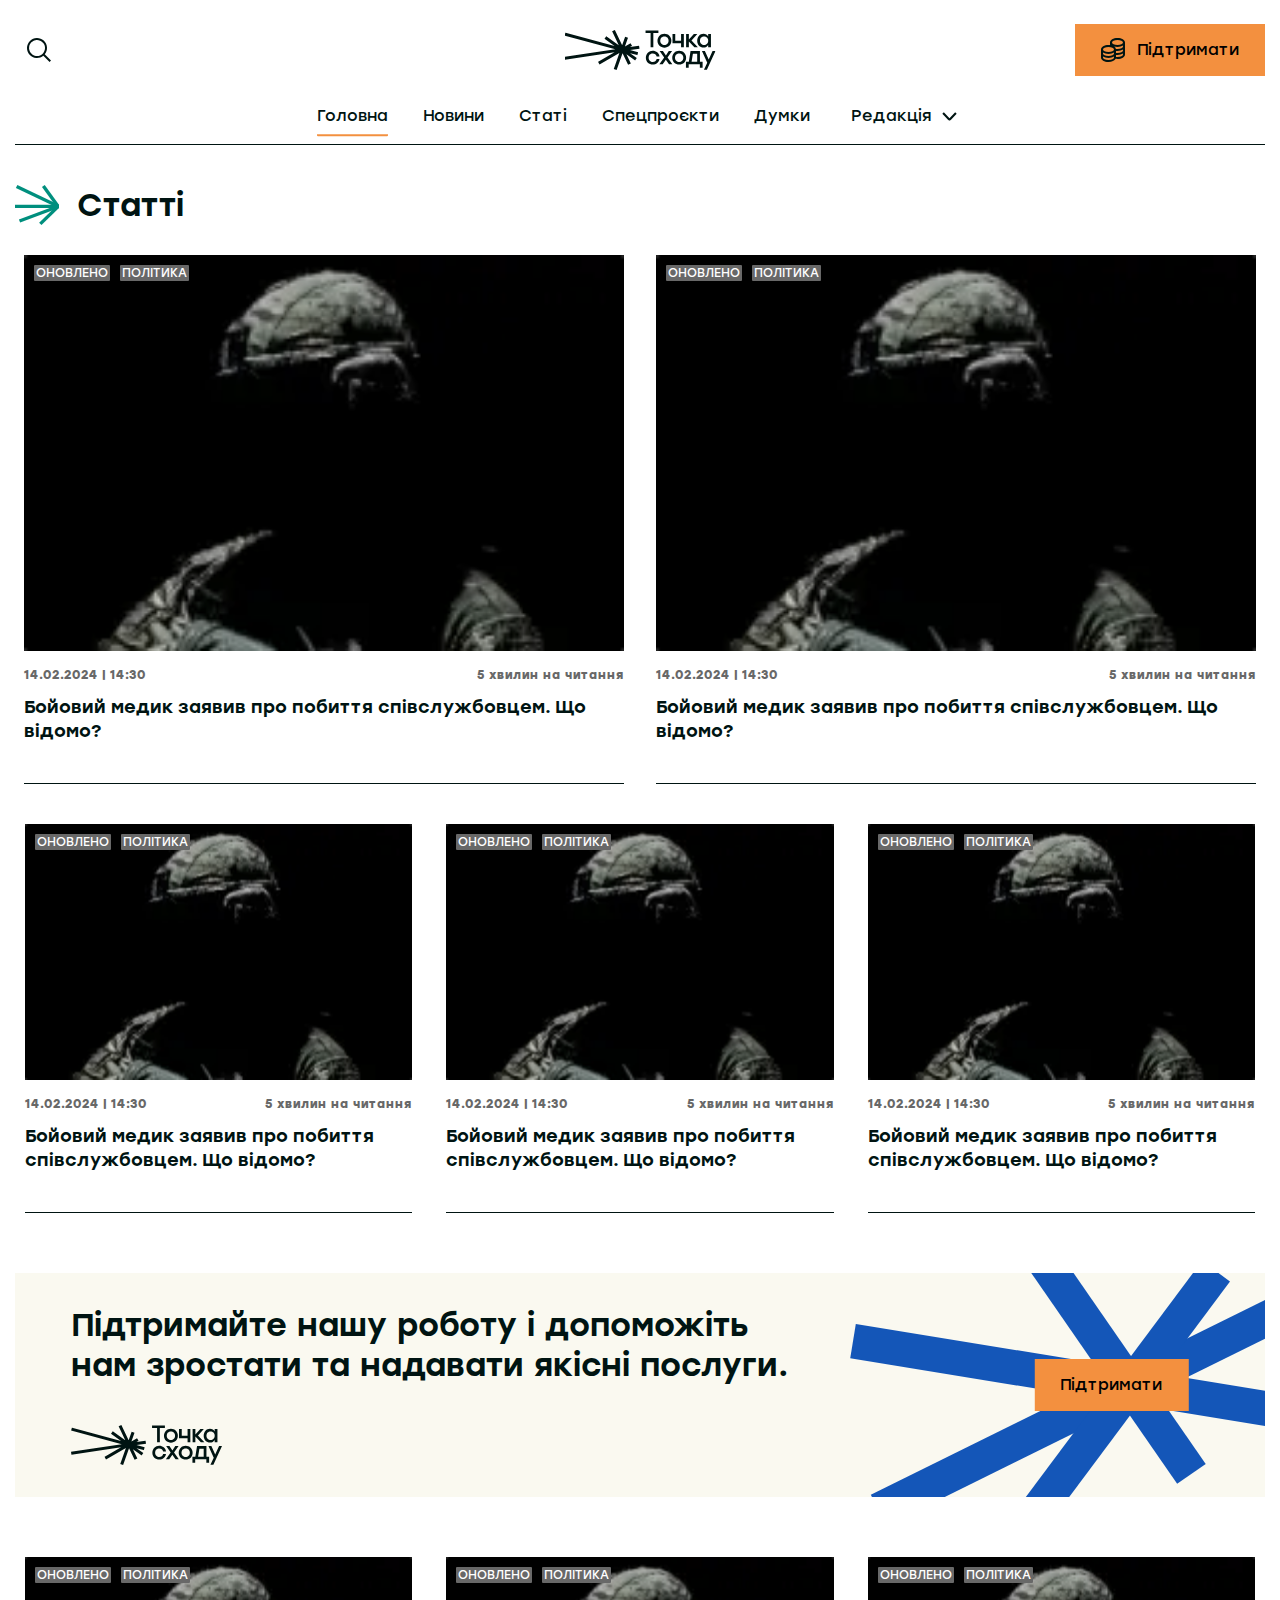
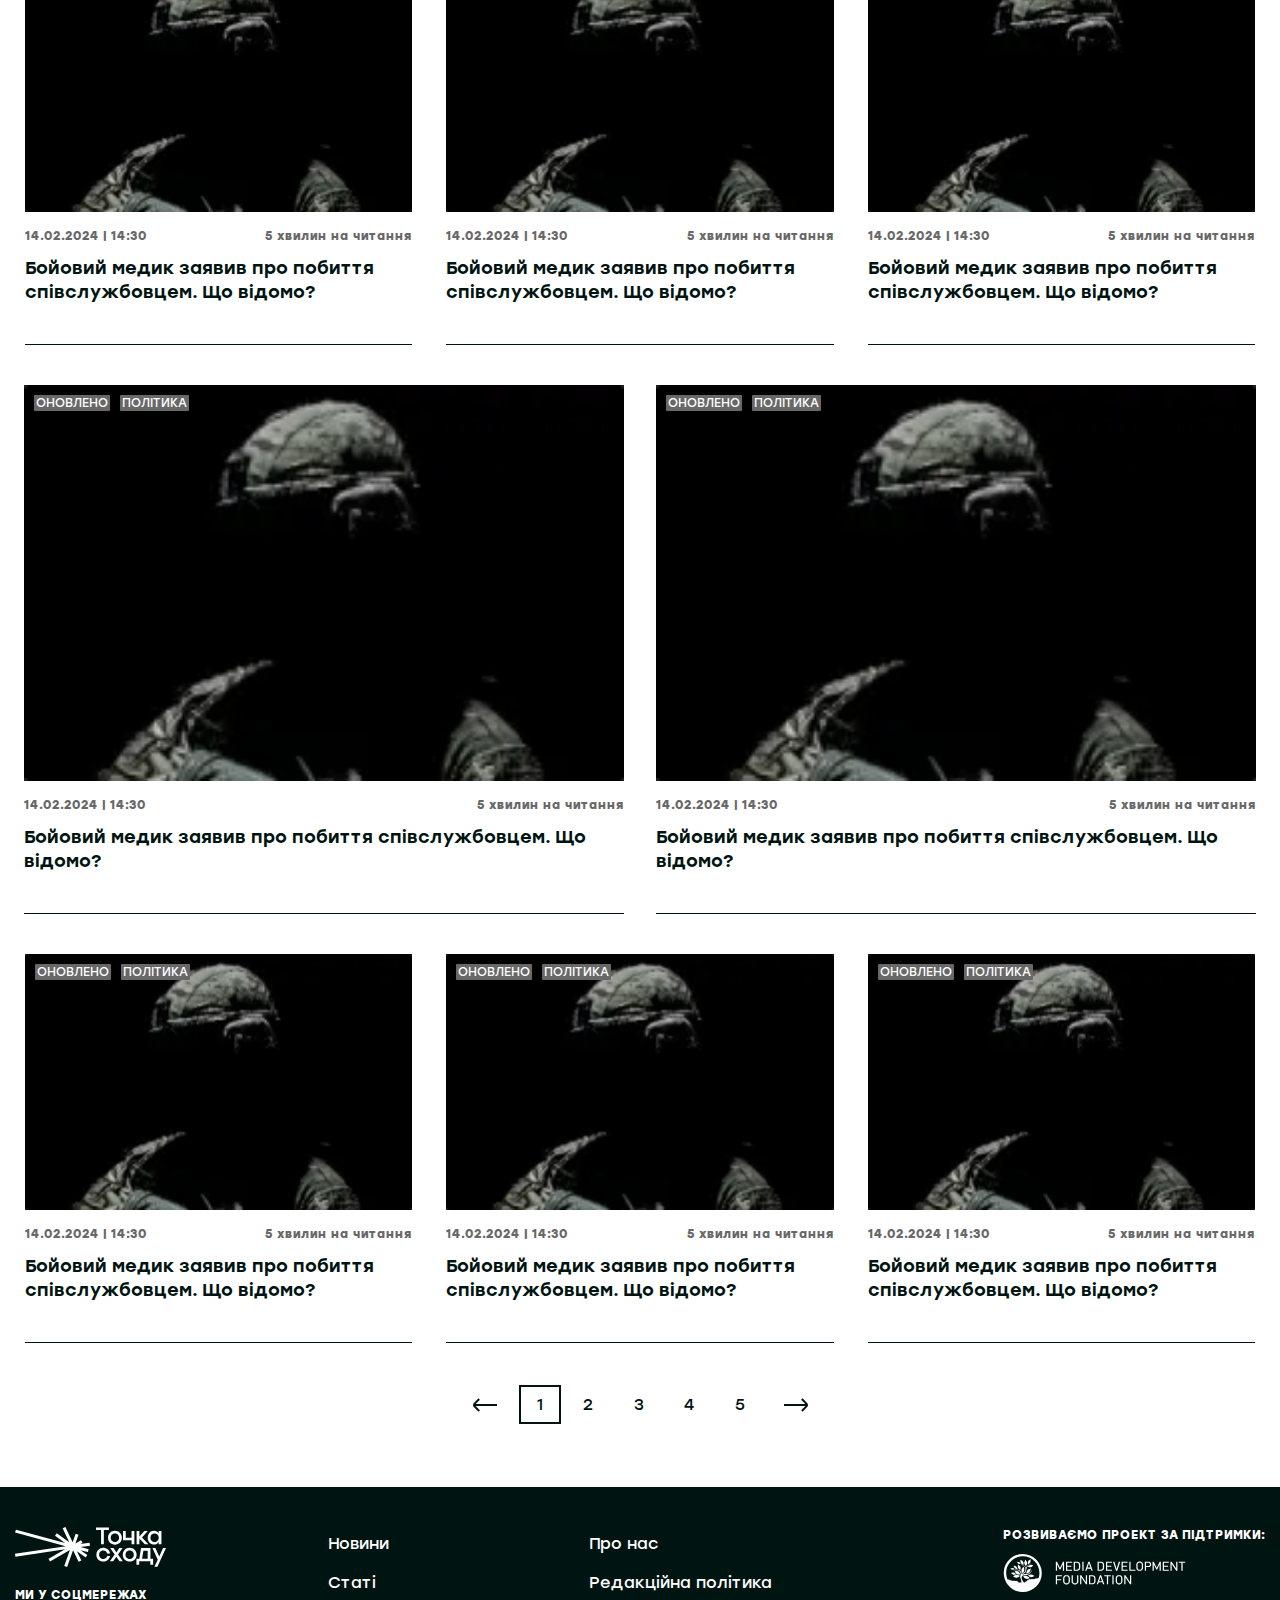
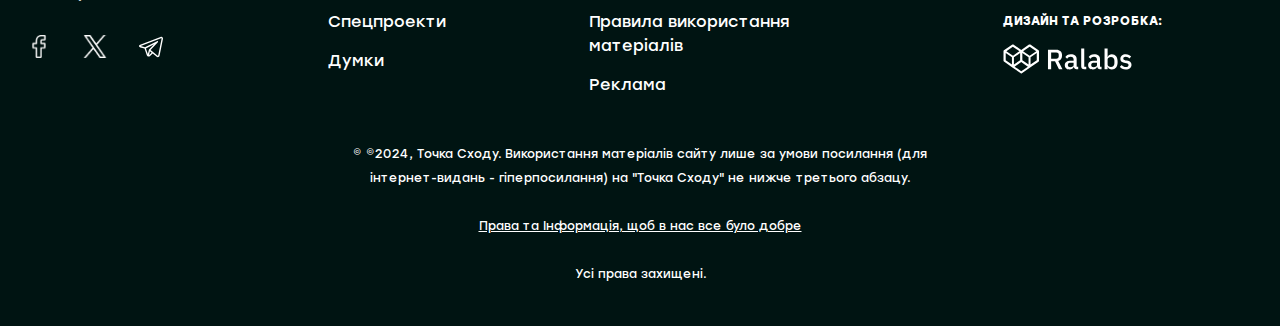
<file: special-projects.html>
<!doctype html>
<html lang="uk">
<head>
  <style>html { opacity: 0; }</style>
  <meta charset="UTF-8">
  <meta http-equiv="X-UA-Compatible" content="IE=edge">
  <meta name="viewport" content="width=device-width,initial-scale=1">
  <title>Спецпроєкти</title>

  <link rel="shortcut icon" href="favicon.ico" type="image/x-icon">
  <link rel="stylesheet" href="css/main.min.css?_v=20240411181711">

  <script defer="defer" src="js/main.min.js?_v=20240411181711"></script>
</head>

<body>

<header class="header">
  <div class="container">
    <div class="header__row">
      <input type="checkbox" id="mobile-menu">
      <label class="menu-hamburger" for="mobile-menu">
        <span class="menu-hamburger__line"></span>
      </label>

      <div class="mobile-menu">
        <div class="mobile-menu__wrapper">
          <form class="mobile-search-bar" action="./search.html">
    <div class="mobile-search-bar__input">
        <span class="icon icon-search">
        </span>
        <label for="search" hidden="hidden">Пошук</label>
        <input type="search" name="search" id="search" placeholder="Пошук" required>
    </div>
</form>
          <nav class="mobile-navigation">
            <ul class="menu__list">
              <li class="menu__item menu__item--active">
                <a href="/" class="menu__link">Головна</a>
              </li>
              <li class="menu__item">
                <a href="./news.html" class="menu__link">Новини</a>
              </li>
              <li class="menu__item">
                <a href="./articles.html" class="menu__link">Статі</a>
              </li>
              <li class="menu__item">
                <a href="./special-projects.html" class="menu__link">Спецпроєкти</a>
              </li>
              <li class="menu__item">
                <a href="./expert-articles.html" class="menu__link">Думки</a>
              </li>
              <li class="menu__item">
                <a href="#" class="menu__link">
                  Редакція
                </a>
              </li>
              <li class="menu__item">
                <a href="./about-us.html" class="menu__link">Про Нас</a>
              </li>
              <li class="menu__item">
                <a href="./editor-policy.html" class="menu__link">Політика Редагування</a>
              </li>
              <li class="menu__item">
                <a href="./usage-policy.html" class="menu__link">Правила використання матеріалів</a>
              </li>
            </ul>
          </nav>
          <ul class="social-media">
            <li class="social-media__item">
              <a class="social-media__link" href="#" title="Facebook">
                <span class="icon icon-facebook"></span>
              </a>
            </li>
            <li class="social-media__item">
              <a class="social-media__link" href="#" title="Twitter">
                <span class="icon icon-twitter"></span>
              </a>
            </li>
            <li class="social-media__item">
              <a class="social-media__link" href="#" title="Telegram">
                <span class="icon icon-telegram"></span>
              </a>
            </li>
          </ul>
        </div>
      </div>

      <form class="search-bar" action="./search.html">
    <button type="button" class="search-bar__btn-open">
        <span class="icon icon-search">
        </span>
    </button>
    <div class="search-bar__input">
        <label for="search" hidden="hidden">Пошук</label>
        <input type="search" name="search" id="search" required>
        <button type="button" class="search-bar__btn-close">
            &#x2715;
        </button>
    </div>
</form>

      <a href="/" class="logo header__logo">
        <img src="./images/logo.svg" alt="">
      </a>

      <div class="header__buttons">
        <button id="donation-btn" class="button button--primary" title="Підтримати">
          <span class="icon icon-donation"></span>
          <span class="text">Підтримати</span>
        </button>
      </div>
    </div>

    <div class="header__row">
      <nav class="main-navigation">
    <ul class="menu__list">
        <li class="menu__item menu__item--active">
            <a href="/" class="menu__link">Головна</a>
        </li>
        <li class="menu__item">
            <a href="./news.html" class="menu__link">Новини</a>
        </li>
        <li class="menu__item">
            <a href="./articles.html" class="menu__link">Статі</a>
        </li>
        <li class="menu__item">
            <a href="./special-projects.html" class="menu__link">Спецпроєкти</a>
        </li>
        <li class="menu__item">
            <a href="./expert-articles.html" class="menu__link">Думки</a>
        </li>
        <li class="menu__item menu-dropdown">
            <a href="#" class="menu-dropdown__button menu-dropdown__button--icon-append">
                Редакція
                <span class="icon icon-arrow-down"></span>
            </a>
            <ul class="menu-dropdown__content">
                <li>
                    <a href="./about-us.html">Про Нас</a>
                </li>
                <li>
                    <a href="./editor-policy.html">Політика Редагування</a>
                </li>
                <li>
                    <a href="./usage-policy.html">Правила використання матеріалів</a>
                </li>
            </ul>
        </li>
    </ul>
</nav>
    </div>
  </div>
</header>

<main class="page">
    <div data-observ></div>
    <section class="articles">
        <div class="container">
            <header class="page__header">
                <h1>
                    <img src="./images/logo-half-green.svg" alt="Logo">
                    Статті
                </h1>
            </header>

            <div class="article-cards article-cards--flex-2-3">
                
                    <article class="article">
    <a class="article-card" href="./post-page.html">
        <div class="article-card__tags">
            <span class="article-card__tag">Оновлено</span>
            <span class="article-card__tag">Політика</span>
        </div>
        <div class="article-card__image">
            <picture><source srcset="./images/placeholders/article-card.webp" type="image/webp"><img src="./images/placeholders/article-card.png" alt="Article Card Image"></picture>
        </div>
        <header class="article-card__heading">
            <div class="article-card__timestamps">
                <time datetime="2024-02-14 14:30">14.02.2024 | 14:30</time>
                <span class="reading-time">
                  5 хвилин на читання
                </span>
            </div>
            <h3 class="article-card__title" title="Title">
                Бойовий медик заявив про побиття співслужбовцем. Що відомо?
            </h3>
        </header>
    </a>
</article>
                
                    <article class="article">
    <a class="article-card" href="./post-page.html">
        <div class="article-card__tags">
            <span class="article-card__tag">Оновлено</span>
            <span class="article-card__tag">Політика</span>
        </div>
        <div class="article-card__image">
            <picture><source srcset="./images/placeholders/article-card.webp" type="image/webp"><img src="./images/placeholders/article-card.png" alt="Article Card Image"></picture>
        </div>
        <header class="article-card__heading">
            <div class="article-card__timestamps">
                <time datetime="2024-02-14 14:30">14.02.2024 | 14:30</time>
                <span class="reading-time">
                  5 хвилин на читання
                </span>
            </div>
            <h3 class="article-card__title" title="Title">
                Бойовий медик заявив про побиття співслужбовцем. Що відомо?
            </h3>
        </header>
    </a>
</article>
                
                    <article class="article">
    <a class="article-card" href="./post-page.html">
        <div class="article-card__tags">
            <span class="article-card__tag">Оновлено</span>
            <span class="article-card__tag">Політика</span>
        </div>
        <div class="article-card__image">
            <picture><source srcset="./images/placeholders/article-card.webp" type="image/webp"><img src="./images/placeholders/article-card.png" alt="Article Card Image"></picture>
        </div>
        <header class="article-card__heading">
            <div class="article-card__timestamps">
                <time datetime="2024-02-14 14:30">14.02.2024 | 14:30</time>
                <span class="reading-time">
                  5 хвилин на читання
                </span>
            </div>
            <h3 class="article-card__title" title="Title">
                Бойовий медик заявив про побиття співслужбовцем. Що відомо?
            </h3>
        </header>
    </a>
</article>
                
                    <article class="article">
    <a class="article-card" href="./post-page.html">
        <div class="article-card__tags">
            <span class="article-card__tag">Оновлено</span>
            <span class="article-card__tag">Політика</span>
        </div>
        <div class="article-card__image">
            <picture><source srcset="./images/placeholders/article-card.webp" type="image/webp"><img src="./images/placeholders/article-card.png" alt="Article Card Image"></picture>
        </div>
        <header class="article-card__heading">
            <div class="article-card__timestamps">
                <time datetime="2024-02-14 14:30">14.02.2024 | 14:30</time>
                <span class="reading-time">
                  5 хвилин на читання
                </span>
            </div>
            <h3 class="article-card__title" title="Title">
                Бойовий медик заявив про побиття співслужбовцем. Що відомо?
            </h3>
        </header>
    </a>
</article>
                
                    <article class="article">
    <a class="article-card" href="./post-page.html">
        <div class="article-card__tags">
            <span class="article-card__tag">Оновлено</span>
            <span class="article-card__tag">Політика</span>
        </div>
        <div class="article-card__image">
            <picture><source srcset="./images/placeholders/article-card.webp" type="image/webp"><img src="./images/placeholders/article-card.png" alt="Article Card Image"></picture>
        </div>
        <header class="article-card__heading">
            <div class="article-card__timestamps">
                <time datetime="2024-02-14 14:30">14.02.2024 | 14:30</time>
                <span class="reading-time">
                  5 хвилин на читання
                </span>
            </div>
            <h3 class="article-card__title" title="Title">
                Бойовий медик заявив про побиття співслужбовцем. Що відомо?
            </h3>
        </header>
    </a>
</article>
                
            </div>
        </div>
    </section>

    <section class="adaptive-banner section">
        <div class="container">
            <div class="banner">
    <h2 class="banner__heading">Підтримайте нашу роботу і допоможіть нам зростати та надавати якісні
        послуги.</h2>
    <img class="banner__logo" src="./images/logo.svg" alt="Logo">
    <button class="button button--primary banner__cta">
        Підтримати
    </button>
</div>
            <div class="side-banner">
    <h2 class="side-banner__heading">Підтримайте нашу роботу і допоможіть нам зростати та надавати якісні
        послуги.</h2>
    <img class="side-banner__logo" src="./images/logo.svg" alt="Logo">
    <button class="button button--primary side-banner__cta">
        Підтримати
    </button>
</div>
        </div>
    </section>

    <section class="articles">
        <div class="container">
            <div class="article-cards article-cards--flex-3-2-3">
                
                    <article class="article">
    <a class="article-card" href="./post-page.html">
        <div class="article-card__tags">
            <span class="article-card__tag">Оновлено</span>
            <span class="article-card__tag">Політика</span>
        </div>
        <div class="article-card__image">
            <picture><source srcset="./images/placeholders/article-card.webp" type="image/webp"><img src="./images/placeholders/article-card.png" alt="Article Card Image"></picture>
        </div>
        <header class="article-card__heading">
            <div class="article-card__timestamps">
                <time datetime="2024-02-14 14:30">14.02.2024 | 14:30</time>
                <span class="reading-time">
                  5 хвилин на читання
                </span>
            </div>
            <h3 class="article-card__title" title="Title">
                Бойовий медик заявив про побиття співслужбовцем. Що відомо?
            </h3>
        </header>
    </a>
</article>
                
                    <article class="article">
    <a class="article-card" href="./post-page.html">
        <div class="article-card__tags">
            <span class="article-card__tag">Оновлено</span>
            <span class="article-card__tag">Політика</span>
        </div>
        <div class="article-card__image">
            <picture><source srcset="./images/placeholders/article-card.webp" type="image/webp"><img src="./images/placeholders/article-card.png" alt="Article Card Image"></picture>
        </div>
        <header class="article-card__heading">
            <div class="article-card__timestamps">
                <time datetime="2024-02-14 14:30">14.02.2024 | 14:30</time>
                <span class="reading-time">
                  5 хвилин на читання
                </span>
            </div>
            <h3 class="article-card__title" title="Title">
                Бойовий медик заявив про побиття співслужбовцем. Що відомо?
            </h3>
        </header>
    </a>
</article>
                
                    <article class="article">
    <a class="article-card" href="./post-page.html">
        <div class="article-card__tags">
            <span class="article-card__tag">Оновлено</span>
            <span class="article-card__tag">Політика</span>
        </div>
        <div class="article-card__image">
            <picture><source srcset="./images/placeholders/article-card.webp" type="image/webp"><img src="./images/placeholders/article-card.png" alt="Article Card Image"></picture>
        </div>
        <header class="article-card__heading">
            <div class="article-card__timestamps">
                <time datetime="2024-02-14 14:30">14.02.2024 | 14:30</time>
                <span class="reading-time">
                  5 хвилин на читання
                </span>
            </div>
            <h3 class="article-card__title" title="Title">
                Бойовий медик заявив про побиття співслужбовцем. Що відомо?
            </h3>
        </header>
    </a>
</article>
                
                    <article class="article">
    <a class="article-card" href="./post-page.html">
        <div class="article-card__tags">
            <span class="article-card__tag">Оновлено</span>
            <span class="article-card__tag">Політика</span>
        </div>
        <div class="article-card__image">
            <picture><source srcset="./images/placeholders/article-card.webp" type="image/webp"><img src="./images/placeholders/article-card.png" alt="Article Card Image"></picture>
        </div>
        <header class="article-card__heading">
            <div class="article-card__timestamps">
                <time datetime="2024-02-14 14:30">14.02.2024 | 14:30</time>
                <span class="reading-time">
                  5 хвилин на читання
                </span>
            </div>
            <h3 class="article-card__title" title="Title">
                Бойовий медик заявив про побиття співслужбовцем. Що відомо?
            </h3>
        </header>
    </a>
</article>
                
                    <article class="article">
    <a class="article-card" href="./post-page.html">
        <div class="article-card__tags">
            <span class="article-card__tag">Оновлено</span>
            <span class="article-card__tag">Політика</span>
        </div>
        <div class="article-card__image">
            <picture><source srcset="./images/placeholders/article-card.webp" type="image/webp"><img src="./images/placeholders/article-card.png" alt="Article Card Image"></picture>
        </div>
        <header class="article-card__heading">
            <div class="article-card__timestamps">
                <time datetime="2024-02-14 14:30">14.02.2024 | 14:30</time>
                <span class="reading-time">
                  5 хвилин на читання
                </span>
            </div>
            <h3 class="article-card__title" title="Title">
                Бойовий медик заявив про побиття співслужбовцем. Що відомо?
            </h3>
        </header>
    </a>
</article>
                
                    <article class="article">
    <a class="article-card" href="./post-page.html">
        <div class="article-card__tags">
            <span class="article-card__tag">Оновлено</span>
            <span class="article-card__tag">Політика</span>
        </div>
        <div class="article-card__image">
            <picture><source srcset="./images/placeholders/article-card.webp" type="image/webp"><img src="./images/placeholders/article-card.png" alt="Article Card Image"></picture>
        </div>
        <header class="article-card__heading">
            <div class="article-card__timestamps">
                <time datetime="2024-02-14 14:30">14.02.2024 | 14:30</time>
                <span class="reading-time">
                  5 хвилин на читання
                </span>
            </div>
            <h3 class="article-card__title" title="Title">
                Бойовий медик заявив про побиття співслужбовцем. Що відомо?
            </h3>
        </header>
    </a>
</article>
                
                    <article class="article">
    <a class="article-card" href="./post-page.html">
        <div class="article-card__tags">
            <span class="article-card__tag">Оновлено</span>
            <span class="article-card__tag">Політика</span>
        </div>
        <div class="article-card__image">
            <picture><source srcset="./images/placeholders/article-card.webp" type="image/webp"><img src="./images/placeholders/article-card.png" alt="Article Card Image"></picture>
        </div>
        <header class="article-card__heading">
            <div class="article-card__timestamps">
                <time datetime="2024-02-14 14:30">14.02.2024 | 14:30</time>
                <span class="reading-time">
                  5 хвилин на читання
                </span>
            </div>
            <h3 class="article-card__title" title="Title">
                Бойовий медик заявив про побиття співслужбовцем. Що відомо?
            </h3>
        </header>
    </a>
</article>
                
                    <article class="article">
    <a class="article-card" href="./post-page.html">
        <div class="article-card__tags">
            <span class="article-card__tag">Оновлено</span>
            <span class="article-card__tag">Політика</span>
        </div>
        <div class="article-card__image">
            <picture><source srcset="./images/placeholders/article-card.webp" type="image/webp"><img src="./images/placeholders/article-card.png" alt="Article Card Image"></picture>
        </div>
        <header class="article-card__heading">
            <div class="article-card__timestamps">
                <time datetime="2024-02-14 14:30">14.02.2024 | 14:30</time>
                <span class="reading-time">
                  5 хвилин на читання
                </span>
            </div>
            <h3 class="article-card__title" title="Title">
                Бойовий медик заявив про побиття співслужбовцем. Що відомо?
            </h3>
        </header>
    </a>
</article>
                
            </div>

            <nav class="pagination" aria-label="articles navigation">
    <ul class="pagination__list">
        <li class="pagination__item pagination__item--disabled">
            <a class="pagination__link pagination__link--prev" href="?page=2" rel="prev" title="Previous">
                <span class="icon icon-arrow-left"></span>
            </a>
        </li>

        <li class="pagination__item pagination__item--active">
            <a class="pagination__link" href="?page=1" title="Page 1">1</a>
        </li>
        <li class="pagination__item">
            <a class="pagination__link" href="?page=2" title="Page 2">2</a>
        </li>
        <li class="pagination__item">
            <a class="pagination__link" href="?page=3" title="Page 3">3</a>
        </li>
        <li class="pagination__item pagination__item--huge">
            <a class="pagination__link" href="?page=4" title="Page 4">4</a>
        </li>
        <li class="pagination__item pagination__item--huge">
            <a class="pagination__link" href="?page=5" title="Page 5">5</a>
        </li>

        <li class="pagination__item">
            <a class="pagination__link pagination__link--next" href="?page=4" rel="next" title="Next">
                <span class="icon icon-arrow-right"></span>
            </a>
        </li>
    </ul>
</nav>
        </div>
    </section>
</main>

<footer class="footer">
  <div class="container">
    <div class="footer__row">
      <div class="footer__info">
        <a href="/" class="link--with-image footer__logo logo">
          <img src="./images/footer-logo.svg" alt="Footer Logo">
        </a>
        <h6>
          <strong>Ми у соцмережах</strong>
        </h6>
        <ul class="social-media-list">
          <li class="social-media-list__item">
            <a class="social-media-list__link" href="#" title="Facebook">
              <span class="icon icon-facebook"></span>
            </a>
          </li>
          <li class="social-media-list__item">
            <a class="social-media-list__link" href="#" title="Twitter">
              <span class="icon icon-twitter"></span>
            </a>
          </li>
          <li class="social-media-list__item">
            <a class="social-media-list__link" href="#" title="Telegram">
              <span class="icon icon-telegram"></span>
            </a>
          </li>
        </ul>
      </div>
      <nav class="footer__navigation">
        <ul class="menu__list">
          <li class="menu__item">
            <a href="./news.html" class="menu__link">
              Новини
            </a>
          </li>
          <li class="menu__item">
            <a href="./articles.html" class="menu__link">
              Статі
            </a>
          </li>
          <li class="menu__item">
            <a href="./special-projects.html" class="menu__link">
              Спецпроекти
            </a>
          </li>
          <li class="menu__item">
            <a href="./expert-articles.html" class="menu__link">
              Думки
            </a>
          </li>
        </ul>

        <ul class="menu__list">
          <li class="menu__item">
            <a href="./about-us.html" class="menu__link">
              Про нас
            </a>
          </li>
          <li class="menu__item">
            <a href="./editor-policy.html" class="menu__link">
              Редакційна політика
            </a>
          </li>
          <li class="menu__item">
            <a href="./usage-policy.html" class="menu__link">
              Правила використання матеріалів
            </a>
          </li>
          <li class="menu__item">
            <a href="./advertising.html" class="menu__link">
              Реклама
            </a>
          </li>
        </ul>
      </nav>
      <div class="footer__info">
        <div class="footer__info-wrapper">
          <h6>
            <strong>Розвиваємо проект за підтримки:</strong>
          </h6>
          <a class="link--with-image" href="https://mediadevelopmentfoundation.org/">
            <img src="./images/media-dev-logo.svg" alt="Media Development Foundation">
          </a>
        </div>
        <div class="footer__info-wrapper creator--desktop">
          <h6>
            <strong>Дизайн та розробка:</strong>
          </h6>
          <a class="link--with-image" href="#">
            <img src="./images/ralabs-logo.svg" alt="Ralabs Logo">
          </a>
        </div>
      </div>
    </div>
    <div class="footer__rights">
      <p>
        &copy; ©2024, Точка Сходу. Використання матеріалів сайту лише за умови посилання (для інтернет-видань - гіперпосилання) на "Точка Сходу" не нижче третього абзацу.
        <br>
        <br>
        <a class="text-underline" href="#">
          Права та Інформація, щоб в нас все було добре
        </a>
        <br>
        <br>
        Усі права захищені.
      </p>
    </div>
    <div class="creator--mobile">
      <h6>
        <strong>Дизайн та розробка:</strong>
      </h6>
      <a class="link--with-image" href="#">
        <img src="./images/ralabs-logo.svg" alt="Ralabs Logo">
      </a>
    </div>
    </div>
  
</footer>

</body>
</html>
</file>
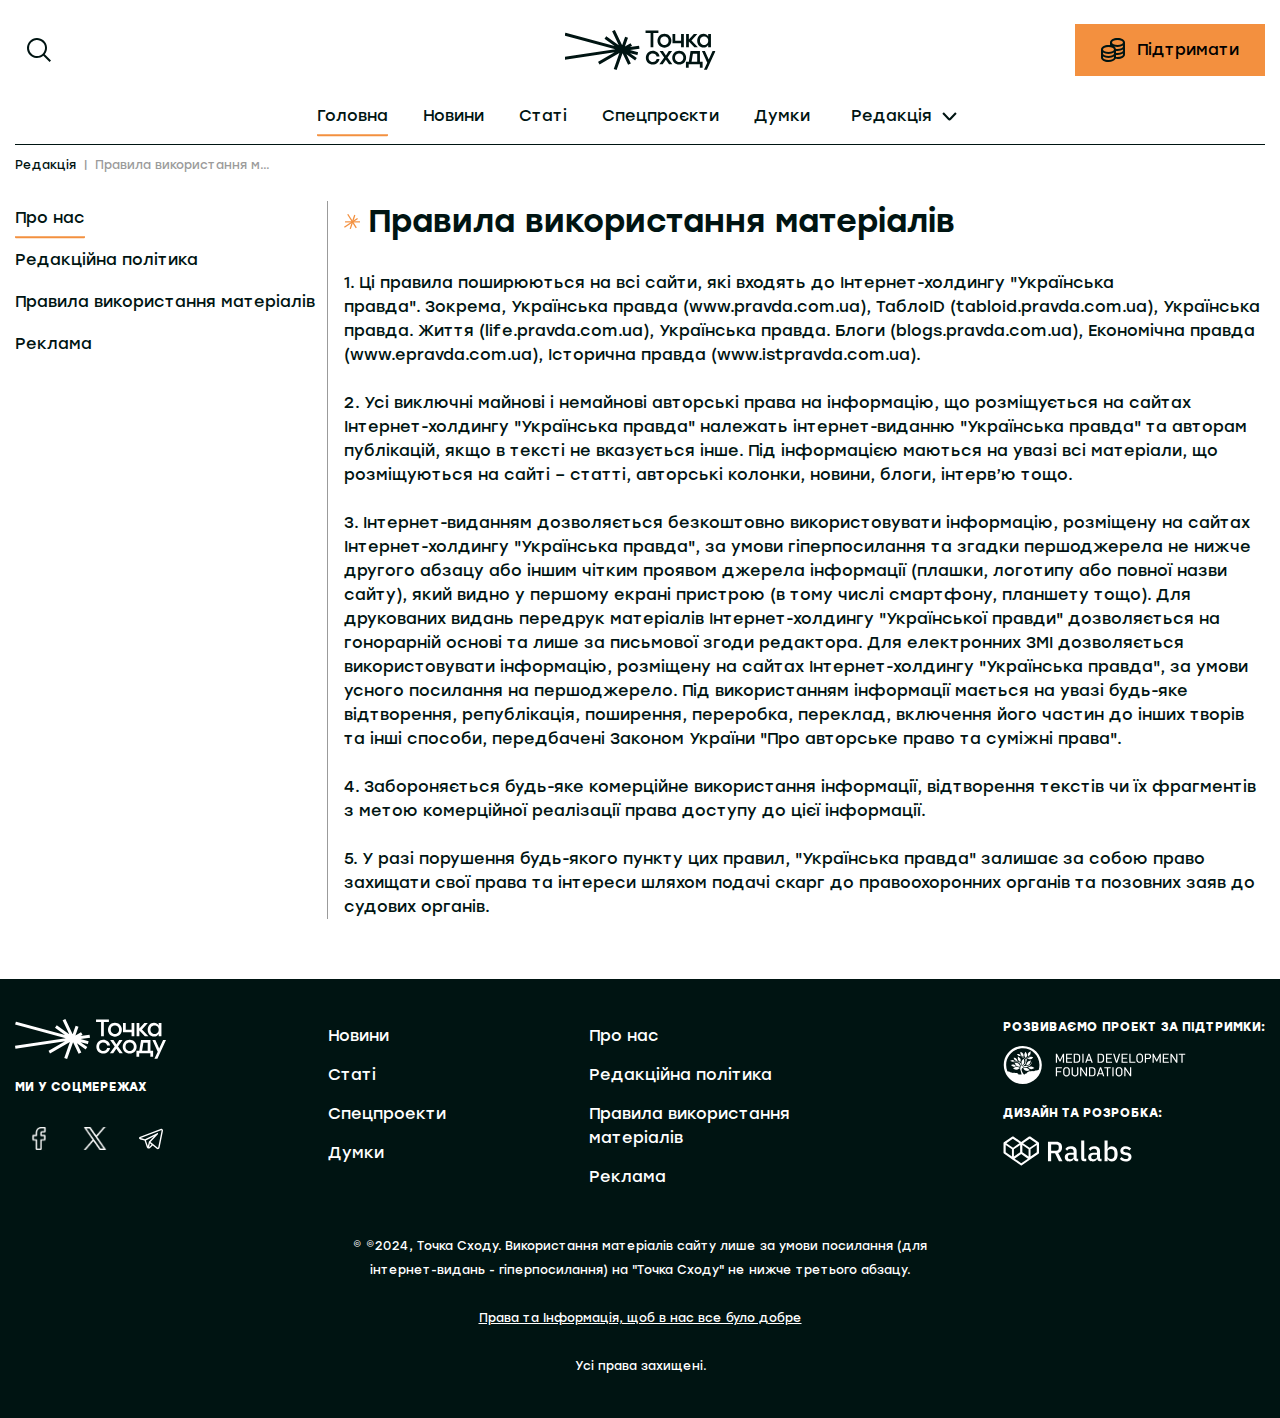
<file: usage-policy.html>
<!doctype html>
<html lang="uk">
<head>
  <style>html { opacity: 0; }</style>
  <meta charset="UTF-8">
  <meta http-equiv="X-UA-Compatible" content="IE=edge">
  <meta name="viewport" content="width=device-width,initial-scale=1">
  <title>Політика редагування</title>

  <link rel="shortcut icon" href="favicon.ico" type="image/x-icon">
  <link rel="stylesheet" href="css/main.min.css?_v=20240411181711">

  <script defer="defer" src="js/main.min.js?_v=20240411181711"></script>
</head>

<body>

<header class="header">
  <div class="container">
    <div class="header__row">
      <input type="checkbox" id="mobile-menu">
      <label class="menu-hamburger" for="mobile-menu">
        <span class="menu-hamburger__line"></span>
      </label>

      <div class="mobile-menu">
        <div class="mobile-menu__wrapper">
          <form class="mobile-search-bar" action="./search.html">
    <div class="mobile-search-bar__input">
        <span class="icon icon-search">
        </span>
        <label for="search" hidden="hidden">Пошук</label>
        <input type="search" name="search" id="search" placeholder="Пошук" required>
    </div>
</form>
          <nav class="mobile-navigation">
            <ul class="menu__list">
              <li class="menu__item menu__item--active">
                <a href="/" class="menu__link">Головна</a>
              </li>
              <li class="menu__item">
                <a href="./news.html" class="menu__link">Новини</a>
              </li>
              <li class="menu__item">
                <a href="./articles.html" class="menu__link">Статі</a>
              </li>
              <li class="menu__item">
                <a href="./special-projects.html" class="menu__link">Спецпроєкти</a>
              </li>
              <li class="menu__item">
                <a href="./expert-articles.html" class="menu__link">Думки</a>
              </li>
              <li class="menu__item">
                <a href="#" class="menu__link">
                  Редакція
                </a>
              </li>
              <li class="menu__item">
                <a href="./about-us.html" class="menu__link">Про Нас</a>
              </li>
              <li class="menu__item">
                <a href="./editor-policy.html" class="menu__link">Політика Редагування</a>
              </li>
              <li class="menu__item">
                <a href="./usage-policy.html" class="menu__link">Правила використання матеріалів</a>
              </li>
            </ul>
          </nav>
          <ul class="social-media">
            <li class="social-media__item">
              <a class="social-media__link" href="#" title="Facebook">
                <span class="icon icon-facebook"></span>
              </a>
            </li>
            <li class="social-media__item">
              <a class="social-media__link" href="#" title="Twitter">
                <span class="icon icon-twitter"></span>
              </a>
            </li>
            <li class="social-media__item">
              <a class="social-media__link" href="#" title="Telegram">
                <span class="icon icon-telegram"></span>
              </a>
            </li>
          </ul>
        </div>
      </div>

      <form class="search-bar" action="./search.html">
    <button type="button" class="search-bar__btn-open">
        <span class="icon icon-search">
        </span>
    </button>
    <div class="search-bar__input">
        <label for="search" hidden="hidden">Пошук</label>
        <input type="search" name="search" id="search" required>
        <button type="button" class="search-bar__btn-close">
            &#x2715;
        </button>
    </div>
</form>

      <a href="/" class="logo header__logo">
        <img src="./images/logo.svg" alt="">
      </a>

      <div class="header__buttons">
        <button id="donation-btn" class="button button--primary" title="Підтримати">
          <span class="icon icon-donation"></span>
          <span class="text">Підтримати</span>
        </button>
      </div>
    </div>

    <div class="header__row">
      <nav class="main-navigation">
    <ul class="menu__list">
        <li class="menu__item menu__item--active">
            <a href="/" class="menu__link">Головна</a>
        </li>
        <li class="menu__item">
            <a href="./news.html" class="menu__link">Новини</a>
        </li>
        <li class="menu__item">
            <a href="./articles.html" class="menu__link">Статі</a>
        </li>
        <li class="menu__item">
            <a href="./special-projects.html" class="menu__link">Спецпроєкти</a>
        </li>
        <li class="menu__item">
            <a href="./expert-articles.html" class="menu__link">Думки</a>
        </li>
        <li class="menu__item menu-dropdown">
            <a href="#" class="menu-dropdown__button menu-dropdown__button--icon-append">
                Редакція
                <span class="icon icon-arrow-down"></span>
            </a>
            <ul class="menu-dropdown__content">
                <li>
                    <a href="./about-us.html">Про Нас</a>
                </li>
                <li>
                    <a href="./editor-policy.html">Політика Редагування</a>
                </li>
                <li>
                    <a href="./usage-policy.html">Правила використання матеріалів</a>
                </li>
            </ul>
        </li>
    </ul>
</nav>
    </div>
  </div>
</header>

<main class="page simple-page">
    <div data-observ></div>
    <div class="container">
        <nav aria-label="breadcrumb">
            <ol class="breadcrumb">
                <li class="breadcrumb-item"><a href="#">Редакція</a></li>
                <li class="breadcrumb-item active" aria-current="page">Правила використання матеріалів</li>
            </ol>
        </nav>
    </div>

    <div class="container simple-page__content">
        <aside class="sidebar-navigation">
    <nav>
        <ul class="sidebar-navigation__list">
            <li class="sidebar-navigation__item sidebar-navigation__item--active">
                <a class="sidebar-navigation__link" href="./about-us.html">Про нас</a>
            </li>
            <li class="sidebar-navigation__item">
                <a class="sidebar-navigation__link" href="./editor-policy.html">Редакційна політика</a>
            </li>
            <li class="sidebar-navigation__item">
                <a class="sidebar-navigation__link" href="./usage-policy.html">Правила використання матеріалів</a>
            </li>
            <li class="sidebar-navigation__item">
                <a class="sidebar-navigation__link" href="./advertising.html">Реклама</a>
            </li>
        </ul>
    </nav>
</aside>

        <section class="page__wrapper">
            <header class="page__header">
                <img src="./images/logo-yellow.svg" alt="Logo">
                <h1 class="page__heading">
                    Правила використання матеріалів
                </h1>
            </header>
            <p>
                1. Ці правила поширюються на всі сайти, які входять до Інтернет-холдингу "Українська правда". Зокрема, Українська правда (www.pravda.com.ua), ТаблоID (tabloid.pravda.com.ua), Українська правда. Життя (life.pravda.com.ua), Українська правда. Блоги (blogs.pravda.com.ua), Економічна правда (www.epravda.com.ua), Історична правда (www.istpravda.com.ua).
                <br>
                <br>
                2. Усі виключні майнові і немайнові авторські права на інформацію, що розміщується на сайтах Інтернет-холдингу "Українська правда" належать інтернет-виданню "Українська правда" та авторам публікацій, якщо в тексті не вказується інше. Під інформацією маються на увазі всі матеріали, що розміщуються на сайті – статті, авторські колонки, новини, блоги, інтерв’ю тощо.
                <br>
                <br>
                3. Інтернет-виданням дозволяється безкоштовно використовувати інформацію, розміщену на сайтах Інтернет-холдингу "Українська правда", за умови гіперпосилання та згадки першоджерела не нижче другого абзацу або іншим чітким проявом джерела інформації (плашки, логотипу або повної назви сайту), який видно у першому екрані пристрою (в тому числі смартфону, планшету тощо). Для друкованих видань передрук матеріалів Інтернет-холдингу "Української правди" дозволяється на гонорарній основі та лише за письмової згоди редактора. Для електронних ЗМІ дозволяється використовувати інформацію, розміщену на сайтах Інтернет-холдингу "Українська правда", за умови усного посилання на першоджерело. Під використанням інформації мається на увазі будь-яке відтворення, републікація, поширення, переробка, переклад, включення його частин до інших творів та інші способи, передбачені Законом України "Про авторське право та суміжні права".
                <br>
                <br>
                4. Забороняється будь-яке комерційне використання інформації, відтворення текстів чи їх фрагментів з метою комерційної реалізації права доступу до цієї інформації.
                <br>
                <br>
                5. У разі порушення будь-якого пункту цих правил, "Українська правда" залишає за собою право захищати свої права та інтереси шляхом подачі скарг до правоохоронних органів та позовних заяв до судових органів.                </p>
        </section>
    </div>
</main>

<footer class="footer">
  <div class="container">
    <div class="footer__row">
      <div class="footer__info">
        <a href="/" class="link--with-image footer__logo logo">
          <img src="./images/footer-logo.svg" alt="Footer Logo">
        </a>
        <h6>
          <strong>Ми у соцмережах</strong>
        </h6>
        <ul class="social-media-list">
          <li class="social-media-list__item">
            <a class="social-media-list__link" href="#" title="Facebook">
              <span class="icon icon-facebook"></span>
            </a>
          </li>
          <li class="social-media-list__item">
            <a class="social-media-list__link" href="#" title="Twitter">
              <span class="icon icon-twitter"></span>
            </a>
          </li>
          <li class="social-media-list__item">
            <a class="social-media-list__link" href="#" title="Telegram">
              <span class="icon icon-telegram"></span>
            </a>
          </li>
        </ul>
      </div>
      <nav class="footer__navigation">
        <ul class="menu__list">
          <li class="menu__item">
            <a href="./news.html" class="menu__link">
              Новини
            </a>
          </li>
          <li class="menu__item">
            <a href="./articles.html" class="menu__link">
              Статі
            </a>
          </li>
          <li class="menu__item">
            <a href="./special-projects.html" class="menu__link">
              Спецпроекти
            </a>
          </li>
          <li class="menu__item">
            <a href="./expert-articles.html" class="menu__link">
              Думки
            </a>
          </li>
        </ul>

        <ul class="menu__list">
          <li class="menu__item">
            <a href="./about-us.html" class="menu__link">
              Про нас
            </a>
          </li>
          <li class="menu__item">
            <a href="./editor-policy.html" class="menu__link">
              Редакційна політика
            </a>
          </li>
          <li class="menu__item">
            <a href="./usage-policy.html" class="menu__link">
              Правила використання матеріалів
            </a>
          </li>
          <li class="menu__item">
            <a href="./advertising.html" class="menu__link">
              Реклама
            </a>
          </li>
        </ul>
      </nav>
      <div class="footer__info">
        <div class="footer__info-wrapper">
          <h6>
            <strong>Розвиваємо проект за підтримки:</strong>
          </h6>
          <a class="link--with-image" href="https://mediadevelopmentfoundation.org/">
            <img src="./images/media-dev-logo.svg" alt="Media Development Foundation">
          </a>
        </div>
        <div class="footer__info-wrapper creator--desktop">
          <h6>
            <strong>Дизайн та розробка:</strong>
          </h6>
          <a class="link--with-image" href="#">
            <img src="./images/ralabs-logo.svg" alt="Ralabs Logo">
          </a>
        </div>
      </div>
    </div>
    <div class="footer__rights">
      <p>
        &copy; ©2024, Точка Сходу. Використання матеріалів сайту лише за умови посилання (для інтернет-видань - гіперпосилання) на "Точка Сходу" не нижче третього абзацу.
        <br>
        <br>
        <a class="text-underline" href="#">
          Права та Інформація, щоб в нас все було добре
        </a>
        <br>
        <br>
        Усі права захищені.
      </p>
    </div>
    <div class="creator--mobile">
      <h6>
        <strong>Дизайн та розробка:</strong>
      </h6>
      <a class="link--with-image" href="#">
        <img src="./images/ralabs-logo.svg" alt="Ralabs Logo">
      </a>
    </div>
    </div>
  
</footer>

</body>
</html>
</file>
<file: css/main.min.css>
@charset "UTF-8";@font-face{font-family:Stolzl;font-display:swap;src:url(../fonts/Stolzl-Bold.woff2) format("woff2");font-weight:700;font-style:normal}@font-face{font-family:Stolzl;font-display:swap;src:url(../fonts/Stolzl-Book.woff2) format("woff2");font-weight:undefined;font-style:normal}@font-face{font-family:Stolzl;font-display:swap;src:url(../fonts/Stolzl-Light.woff2) format("woff2");font-weight:300;font-style:normal}@font-face{font-family:Stolzl;font-display:swap;src:url(../fonts/Stolzl-Medium.woff2) format("woff2");font-weight:500;font-style:normal}@font-face{font-family:Stolzl;font-display:swap;src:url(../fonts/Stolzl-Regular.woff2) format("woff2");font-weight:400;font-style:normal}@font-face{font-family:Stolzl;font-display:swap;src:url(../fonts/Stolzl-Thin.woff2) format("woff2");font-weight:100;font-style:normal}:root{--bs-font-family:"Stolzl",sans-serif;--bs-font-size:16px;--bs-font-weight:400;--bs-line-height:24px;--bs-font-color:#001412;--bs-transition:.3s ease-in-out;--bs-radius:10px;--primary-color:#F3903F;--primary-hover-color:#F3903F;--secondary-color:#fff;--secondary-hover-color:#000;--white-color:#fff;--gray-color-primary:#9B9B9B;--gray-color-secondary:#686868;--black-color:#001412;--green-color:#008F7E;--blue-color:#1456B8;--primary-background-color:#F3903F;--primary-hover-background-color:#F3903F;--primary-active-background-color:#F3903F;--primary-disabled-background-color:#9B9B9B;--secondary-background-color:#fff;--secondary-hover-background-color:#fff;--secondary-active-background-color:rgba(243,144,63,0.10196);--secondary-disabled-background-color:#9B9B9B;--banner-background-color:#FAF9F0;--bs-shadow:0px 2px 3px rgba(#000 10%),0px 8px 3px rgba(#000 10%);--hover-shadow:0 0 5px 0 rgba(#000 10%),0 0 10px 0 rgba(#000 10%),0 0 15px 0 rgba(#000 10%);--mobile-header-height:95px;--desktop-header-height:145px;--hr-color:#001412;--vr-color:#A8A8A8}*{padding:0;margin:0;border:0;-webkit-tap-highlight-color:transparent}*,:after,:before{-webkit-box-sizing:border-box;box-sizing:border-box}:active,:focus{outline:0}aside,footer,header,nav{display:block}html{opacity:0;scroll-behavior:smooth;-webkit-transition:opacity .8s ease-in-out;transition:opacity .8s ease-in-out}html.loaded{opacity:1}html.lock{overflow:hidden;-ms-touch-action:none;touch-action:none}body,html{width:100%;height:100%;min-width:320px}body{-ms-scroll-chaining:none;overscroll-behavior:none;color:#001412;color:var(--black-color);font-size:16px;font-size:var(--bs-font-size);font-family:Stolzl,sans-serif;font-family:var(--bs-font-family);font-weight:400;font-weight:var(--bs-font-weight);line-height:24px;line-height:var(--bs-line-height);text-rendering:optimizelegibility;-webkit-text-size-adjust:100%;-moz-text-size-adjust:100%;-ms-text-size-adjust:100%;text-size-adjust:100%;-moz-osx-font-smoothing:grayscale;-webkit-font-smoothing:antialiased}button,input,textarea{font-family:inherit}input::-ms-clear{display:none}input[type=number]{-moz-appearance:textfield}input[type=number]::-webkit-inner-spin-button,input[type=number]::-webkit-outer-spin-button{-webkit-appearance:none}button{cursor:pointer;-webkit-user-select:none;-moz-user-select:none;-ms-user-select:none;user-select:none}button::-moz-focus-inner{padding:0;border:0}a{-webkit-text-decoration:none;text-decoration:none;-webkit-user-select:none;-moz-user-select:none;-ms-user-select:none;user-select:none}a:active,a:focus{outline:0}a:visited{-webkit-text-decoration:none;text-decoration:none}a:hover{-webkit-text-decoration:none;text-decoration:none}li,ul{list-style:none}img{vertical-align:top}h1,h2,h3,h4,h5,h6{font-size:inherit;font-weight:400}sup{color:inherit}input[type=search]::-webkit-search-cancel-button,input[type=search]::-webkit-search-decoration,input[type=search]::-webkit-search-results-button,input[type=search]::-webkit-search-results-decoration{-webkit-appearance:none}/*!
 * Bootstrap Grid v4.1.3 (https://getbootstrap.com/)
 * Copyright 2011-2018 The Bootstrap Authors
 * Copyright 2011-2018 Twitter, Inc.
 * Licensed under MIT (https://github.com/twbs/bootstrap/blob/master/LICENSE)
 */@-ms-viewport{width:device-width}html{-webkit-box-sizing:border-box;box-sizing:border-box;-ms-overflow-style:scrollbar}*,::after,::before{-webkit-box-sizing:inherit;box-sizing:inherit}.container{width:100%;padding-right:15px;padding-left:15px;margin-right:auto;margin-left:auto}.container-fluid{width:100%;padding-right:15px;padding-left:15px;margin-right:auto;margin-left:auto}.container-flex{display:-webkit-box;display:-ms-flexbox;display:flex;-webkit-box-pack:justify;-ms-flex-pack:justify;justify-content:space-between;-webkit-box-align:start;-ms-flex-align:start;align-items:flex-start;gap:1rem}.container-flex--row{-webkit-box-orient:horizontal;-webkit-box-direction:normal;-ms-flex-direction:row;flex-direction:row}.row{margin-right:-15px;margin-left:-15px}.row--wrap{display:-ms-flexbox;display:-webkit-box;display:flex;-ms-flex-wrap:wrap;flex-wrap:wrap}.splide__container{-webkit-box-sizing:border-box;box-sizing:border-box;position:relative}.splide__list{margin:0!important;padding:0!important}.splide__list{-webkit-backface-visibility:hidden;backface-visibility:hidden;display:-ms-flexbox;display:-webkit-box;display:flex;height:100%}.splide.is-initialized:not(.is-active) .splide__list{display:block}.splide__pagination{-ms-flex-align:center;-webkit-box-align:center;align-items:center;display:-ms-flexbox;display:-webkit-box;display:flex;-ms-flex-wrap:wrap;flex-wrap:wrap;-ms-flex-pack:center;-webkit-box-pack:center;justify-content:center;margin:0;pointer-events:none}.splide__pagination li{display:inline-block;line-height:1;list-style-type:none;margin:0;pointer-events:auto}.splide:not(.is-overflow) .splide__pagination{display:none}.splide__progress__bar{width:0}.splide{position:relative;visibility:hidden}.splide.is-initialized,.splide.is-rendered{visibility:visible}.splide__slide{list-style-type:none!important}.splide__slide{-webkit-backface-visibility:hidden;backface-visibility:hidden;-webkit-box-sizing:border-box;box-sizing:border-box;-ms-flex-negative:0;flex-shrink:0;margin:0;position:relative}.splide__slide img{vertical-align:bottom}.splide__spinner{-webkit-animation:splide-loading 1s linear infinite;animation:splide-loading 1s linear infinite;border:2px solid #999;border-left-color:transparent;border-radius:50%;bottom:0;contain:strict;display:inline-block;height:20px;left:0;margin:auto;position:absolute;right:0;top:0;width:20px}.splide__sr{clip:rect(0 0 0 0);border:0;height:1px;margin:-1px;overflow:hidden;padding:0;position:absolute;width:1px}.splide__toggle.is-active .splide__toggle__play,.splide__toggle__pause{display:none}.splide__toggle.is-active .splide__toggle__pause{display:inline}.splide__track{overflow:hidden;position:relative;z-index:0}@-webkit-keyframes splide-loading{0%{-webkit-transform:rotate(0);transform:rotate(0)}to{-webkit-transform:rotate(1turn);transform:rotate(1turn)}}@keyframes splide-loading{0%{-webkit-transform:rotate(0);transform:rotate(0)}to{-webkit-transform:rotate(1turn);transform:rotate(1turn)}}.splide__track--draggable{-webkit-touch-callout:none;-webkit-user-select:none;-ms-user-select:none;-moz-user-select:none;user-select:none}.splide__track--fade>.splide__list>.splide__slide{margin:0!important}.splide__track--fade>.splide__list>.splide__slide{opacity:0;z-index:0}.splide__track--fade>.splide__list>.splide__slide.is-active{opacity:1;z-index:1}.splide--rtl{direction:rtl}.splide__track--ttb>.splide__list{display:block}.splide__arrow{-ms-flex-align:center;-webkit-box-align:center;align-items:center;background:#ccc;border:0;border-radius:50%;cursor:pointer;display:-ms-flexbox;display:-webkit-box;display:flex;height:2em;-ms-flex-pack:center;-webkit-box-pack:center;justify-content:center;opacity:.7;padding:0;position:absolute;top:50%;-webkit-transform:translateY(-50%);-ms-transform:translateY(-50%);transform:translateY(-50%);width:2em;z-index:1}.splide__arrow svg{fill:#000;height:1.2em;width:1.2em}.splide__arrow:hover:not(:disabled){opacity:.9}.splide__arrow:disabled{opacity:.3}.splide__arrow:focus-visible{outline:3px solid #0bf;outline-offset:3px}.splide__arrow--prev{left:1em}.splide__arrow--prev svg{-webkit-transform:scaleX(-1);-ms-transform:scaleX(-1);transform:scaleX(-1)}.splide__arrow--next{right:1em}.splide.is-focus-in .splide__arrow:focus{outline:3px solid #0bf;outline-offset:3px}.splide__pagination{bottom:.5em;left:0;padding:0 1em;position:absolute;right:0;z-index:1}.splide__pagination__page{background:#ccc;border:0;border-radius:50%;display:inline-block;height:8px;margin:3px;opacity:.7;padding:0;position:relative;-webkit-transition:-webkit-transform .2s linear;transition:-webkit-transform .2s linear;transition:transform .2s linear;transition:transform .2s linear,-webkit-transform .2s linear;width:8px}.splide__pagination__page.is-active{background:#fff;-webkit-transform:scale(1.4);-ms-transform:scale(1.4);transform:scale(1.4);z-index:1}.splide__pagination__page:hover{cursor:pointer;opacity:.9}.splide__pagination__page:focus-visible{outline:3px solid #0bf;outline-offset:3px}.splide.is-focus-in .splide__pagination__page:focus{outline:3px solid #0bf;outline-offset:3px}.splide__progress__bar{background:#ccc;height:3px}.splide__slide{-webkit-tap-highlight-color:transparent}.splide__slide:focus{outline:0}@supports (outline-offset:-3px){.splide__slide:focus-visible{outline:3px solid #0bf;outline-offset:-3px}}@supports (outline-offset:-3px){.splide.is-focus-in .splide__slide:focus{outline:3px solid #0bf;outline-offset:-3px}}.splide__toggle{cursor:pointer}.splide__toggle:focus-visible{outline:3px solid #0bf;outline-offset:3px}.splide.is-focus-in .splide__toggle:focus{outline:3px solid #0bf;outline-offset:3px}.splide__track--nav>.splide__list>.splide__slide{border:3px solid transparent;cursor:pointer}.splide__track--nav>.splide__list>.splide__slide.is-active{border:3px solid #000}.splide__arrows--rtl .splide__arrow--prev{left:auto;right:1em}.splide__arrows--rtl .splide__arrow--prev svg{-webkit-transform:scaleX(1);-ms-transform:scaleX(1);transform:scaleX(1)}.splide__arrows--rtl .splide__arrow--next{left:1em;right:auto}.splide__arrows--rtl .splide__arrow--next svg{-webkit-transform:scaleX(-1);-ms-transform:scaleX(-1);transform:scaleX(-1)}.splide__arrows--ttb .splide__arrow{left:50%;-webkit-transform:translate(-50%);-ms-transform:translate(-50%);transform:translate(-50%)}.splide__arrows--ttb .splide__arrow--prev{top:1em}.splide__arrows--ttb .splide__arrow--prev svg{-webkit-transform:rotate(-90deg);-ms-transform:rotate(-90deg);transform:rotate(-90deg)}.splide__arrows--ttb .splide__arrow--next{bottom:1em;top:auto}.splide__arrows--ttb .splide__arrow--next svg{-webkit-transform:rotate(90deg);-ms-transform:rotate(90deg);transform:rotate(90deg)}.splide__pagination--ttb{bottom:0;display:-ms-flexbox;display:-webkit-box;display:flex;-ms-flex-direction:column;-webkit-box-orient:vertical;-webkit-box-direction:normal;flex-direction:column;left:auto;padding:1em 0;right:.5em;top:0}.icon{display:inline-block;width:24px;height:24px;background-color:#001412;background-color:var(--black-color);-webkit-mask-repeat:no-repeat;mask-repeat:no-repeat;-webkit-mask-size:100%;mask-size:100%;-webkit-mask-position:center;mask-position:center;position:relative}.icon:hover{background-color:#f3903f;background-color:var(--primary-color)}.icon-search{-webkit-mask-image:url(../images/icons/search.svg);mask-image:url(../images/icons/search.svg)}.icon-arrow-left{-webkit-mask-image:url(../images/icons/arrow-left.svg);mask-image:url(../images/icons/arrow-left.svg)}.icon-arrow-right{-webkit-mask-image:url(../images/icons/arrow-right.svg);mask-image:url(../images/icons/arrow-right.svg)}.icon-arrow-down{-webkit-mask-image:url(../images/icons/arrow-down.svg);mask-image:url(../images/icons/arrow-down.svg)}.icon-donation{-webkit-mask-image:url(../images/icons/donation.svg);mask-image:url(../images/icons/donation.svg)}.icon-pdf{-webkit-mask-image:url(../images/icons/pdf.svg);mask-image:url(../images/icons/pdf.svg)}.icon-copy{-webkit-mask-image:url(../images/icons/copy.svg);mask-image:url(../images/icons/copy.svg)}.icon-facebook{-webkit-mask-image:url(../images/icons/facebook.svg);mask-image:url(../images/icons/facebook.svg)}.icon-telegram{-webkit-mask-image:url(../images/icons/telegram.svg);mask-image:url(../images/icons/telegram.svg)}.icon-instagram{-webkit-mask-image:url(../images/icons/instagram.svg);mask-image:url(../images/icons/instagram.svg)}.icon-twitter{-webkit-mask-image:url(../images/icons/twitter.svg);mask-image:url(../images/icons/twitter.svg)}.icon-viber{-webkit-mask-image:url(../images/icons/viber.svg);mask-image:url(../images/icons/viber.svg)}*{scrollbar-width:.5rem;scrollbar-color:#f3903f #d6d6d6;scrollbar-color:var(--primary-color) #d6d6d6}::-webkit-scrollbar{width:.5rem;background-color:#fff;background-color:var(--white-color)}::-webkit-scrollbar-track{-webkit-box-shadow:inset 0 0 .375rem rgba(0,0,0,.2);box-shadow:inset 0 0 .375rem rgba(0,0,0,.2);border-radius:.25rem;background:#eee}::-webkit-scrollbar-thumb{border-radius:.25rem;border:0 none #fff;background-color:#f3903f;background-color:var(--primary-color)}::-webkit-scrollbar-thumb:hover{background-color:#f3903f;background-color:var(--primary-hover-color)}@-webkit-keyframes show-header{0%{top:-100%}100%{top:0}}@keyframes show-header{0%{top:-100%}100%{top:0}}@-webkit-keyframes fade-up-big{0%{-webkit-transform:translateY(1rem);transform:translateY(1rem);opacity:0}100%{-webkit-transform:translateY(0);transform:translateY(0);opacity:1}}@keyframes fade-up-big{0%{-webkit-transform:translateY(1rem);transform:translateY(1rem);opacity:0}100%{-webkit-transform:translateY(0);transform:translateY(0);opacity:1}}@-webkit-keyframes rotation{from{-webkit-transform:rotate(0);transform:rotate(0)}to{-webkit-transform:rotate(359deg);transform:rotate(359deg)}}@keyframes rotation{from{-webkit-transform:rotate(0);transform:rotate(0)}to{-webkit-transform:rotate(359deg);transform:rotate(359deg)}}[class*=-ibg]{position:relative}[class*=-ibg] img{position:absolute;width:100%;height:100%;top:0;left:0;-o-object-fit:cover;object-fit:cover}[class*=-ibg_contain] img{-o-object-fit:contain;object-fit:contain}.wrapper{display:-webkit-box;display:-ms-flexbox;display:flex;-webkit-box-orient:vertical;-webkit-box-direction:normal;-ms-flex-direction:column;flex-direction:column;min-height:100%;overflow:hidden}.page{position:relative;-webkit-box-flex:1;-ms-flex:1 1 auto;flex:1 1 auto}.page [data-observ]{margin:0;padding:0;width:100%;height:145px;height:var(--desktop-header-height);background:0 0;pointer-events:none;-webkit-transition:height .5s ease-out;transition:height .5s ease-out}.page [data-observ].mobile{height:95px;height:var(--mobile-header-height)}.page_start{padding-top:6.25rem}hr{width:100%;margin:8px 0;border-top:1px solid #001412;border-top:1px solid var(--hr-color)}.page{position:relative}.page__header{display:-webkit-box;display:-ms-flexbox;display:flex;-webkit-box-align:center;-ms-flex-align:center;align-items:center;-webkit-box-pack:start;-ms-flex-pack:start;justify-content:flex-start;margin-bottom:30px}.page__header img{margin-right:8px}.page__heading{font-size:2rem;font-weight:500;line-height:2.5rem}.page__content hr{margin:40px 0}.page__content h2,.page__content h3,.page__content h4,.page__content h5,.page__content h6{margin-bottom:16px}.border-left{border-left:1px solid #a8a8a8;border-left:1px solid var(--vr-color)}.border-right{border-right:1px solid #a8a8a8;border-right:1px solid var(--vr-color)}.button{display:-webkit-inline-box;display:-ms-inline-flexbox;display:inline-flex;-webkit-box-align:center;-ms-flex-align:center;align-items:center;-webkit-box-pack:start;-ms-flex-pack:start;justify-content:flex-start;font-size:16px;font-weight:400;line-height:24px;padding:12px 24px;-webkit-transition:.3s ease-in-out;transition:.3s ease-in-out;-webkit-transition:var(--bs-transition);transition:var(--bs-transition)}.button .icon{width:24px;height:24px}.button--icon-prepend .icon{margin-right:10px}.button--icon-append .icon{margin-left:10px}.button--primary{background-color:#f3903f;background-color:var(--primary-background-color);border:2px solid transparent}.button--primary:hover{background-color:#f3903f;background-color:var(--primary-hover-color);border-color:#001412}.button--primary:active{color:#fff;color:var(--white-color);background-color:#001412;background-color:var(--black-color);border-color:#001412}.button--primary:disabled,.button--primary[disabled]{background-color:#9b9b9b;background-color:var(--primary-disabled-background-color)}.button--secondary{background-color:#fff;background-color:var(--secondary-background-color);border:2px solid #001412;border:2px solid var(--black-color)}.button--secondary:hover{color:#f3903f;color:var(--primary-color);border-color:#f3903f;border-color:var(--primary-color);background-color:#fff;background-color:var(--secondary-hover-background-color)}.button--secondary:active{color:#f3903f;color:var(--primary-color);background-color:rgba(243,144,63,.10196);background-color:var(--secondary-active-background-color)}.button--secondary:disabled,.button--secondary[disabled]{color:#9b9b9b;color:var(--secondary-disabled-background-color)}.button#donation-btn .icon{margin-right:12px}a{color:#001412;color:var(--black-color)}a.link{display:inline-block;padding:5px 10px;position:relative}a.link--with-image{display:-webkit-inline-box;display:-ms-inline-flexbox;display:inline-flex}a.link--underline:after{content:"";position:absolute;bottom:0;left:10px;width:calc(100% - 20px);height:2px;border-radius:0 0 1px 1px;background-color:#f3903f;background-color:var(--primary-color);opacity:1;-webkit-transform:translate3d(0,.2em,0);transform:translate3d(0,.2em,0)}a:hover{color:#f3903f;color:var(--primary-color)}h1{font-size:2rem;font-weight:500;line-height:2.5rem}h2{font-size:1.75rem;font-weight:500;line-height:2rem}h3{font-size:1.5rem;font-weight:500;line-height:1.75rem}h4{font-size:1.25rem;font-weight:500;line-height:1.5rem}h5{font-size:1rem;font-weight:500;line-height:1.25rem}h6{font-size:.75rem;font-weight:400;line-height:1rem}.reading-time,time{font-size:.75rem;font-weight:700;line-height:1rem;color:#686868;color:var(--gray-color-secondary)}.sep-v{font-size:16px;font-weight:400;line-height:24px}.section{margin:60px 0}.section__header{display:-webkit-box;display:-ms-flexbox;display:flex;-webkit-box-align:center;-ms-flex-align:center;align-items:center;-webkit-box-pack:justify;-ms-flex-pack:justify;justify-content:space-between;margin-bottom:40px}.section.adaptive-banner .side-banner{display:none}.banners>:not(:last-child){margin-bottom:32px}.menu-dropdown{position:relative;display:inline-block}.menu-dropdown__button{display:-webkit-inline-box;display:-ms-inline-flexbox;display:inline-flex;-webkit-box-align:center;-ms-flex-align:center;align-items:center;padding:16px;font-size:1rem;border:none;cursor:pointer}.menu-dropdown__button .icon{width:15px;height:15px}.menu-dropdown__button--icon-prepend .icon{margin-right:10px}.menu-dropdown__button--icon-append .icon{margin-left:10px}.menu-dropdown__content{display:none;position:absolute;background-color:#fff;background-color:var(--white-color);padding:10px 15px;min-width:160px;-webkit-box-shadow:0 8px 16px 0 rgba(0,0,0,.2);box-shadow:0 8px 16px 0 rgba(0,0,0,.2);z-index:1}.menu-dropdown__content a{font-size:1rem;padding:12px 0;-webkit-text-decoration:none;text-decoration:none;white-space:nowrap;display:block;position:relative}.menu-dropdown__content a:after{content:"";position:absolute;bottom:6px;left:0;width:100%;height:2px;border-radius:0 0 1px 1px;background-color:#f3903f;background-color:var(--primary-color);opacity:0}.menu-dropdown__content a:hover::after{opacity:1;-webkit-transform:translate3d(0,.2em,0);transform:translate3d(0,.2em,0)}.menu-dropdown:hover .menu-dropdown__content{display:block}.tooltip{-webkit-text-decoration:none;text-decoration:none;position:relative}.tooltip__content,.tooltip__content:after{-webkit-transform:translate3d(0,0,0);transform:translate3d(0,0,0);-webkit-backface-visibility:hidden;backface-visibility:hidden;will-change:transform;opacity:0;pointer-events:none;-webkit-transition:all .18s ease-in-out 0s;transition:all .18s ease-in-out 0s;position:absolute;-webkit-box-sizing:border-box;box-sizing:border-box;z-index:10;-webkit-transform-origin:top;-ms-transform-origin:top;transform-origin:top}.tooltip__content{display:-webkit-inline-box;display:-ms-inline-flexbox;display:inline-flex;-webkit-box-orient:vertical;-webkit-box-direction:normal;-ms-flex-direction:column;flex-direction:column;background:#fff;-webkit-box-shadow:0 3px 25px 0 rgba(0,0,0,.3490196078);box-shadow:0 3px 25px 0 rgba(0,0,0,.3490196078);border-radius:4px;color:#001412;color:var(--black-color);min-width:225px;padding:8px;margin-bottom:4px;font-size:.75rem;font-weight:400;line-height:1rem;-webkit-box-sizing:content-box;box-sizing:content-box;-webkit-transform:translate3d(-50%,0,0);transform:translate3d(-50%,0,0);bottom:100%;left:50%}.tooltip__content:after{background-size:100% auto!important}.tooltip__content:after{content:"";background:url(data:image/svg+xml;charset=utf-8,%3Csvg%20xmlns%3D%22http%3A%2F%2Fwww.w3.org%2F2000%2Fsvg%22%20width%3D%2236px%22%20height%3D%2212px%22%3E%3Cpath%20fill%3D%22rgba%28255%2C%20255%2C%20255%2C%201%29%22%20transform%3D%22rotate%280%29%22%20d%3D%22M2.658%2C0.000%20C-13.615%2C0.000%2050.938%2C0.000%2034.662%2C0.000%20C28.662%2C0.000%2023.035%2C12.002%2018.660%2C12.002%20C14.285%2C12.002%208.594%2C0.000%202.658%2C0.000%20Z%22%2F%3E%3C%2Fsvg%3E) no-repeat;height:6px;width:18px;margin-bottom:5px;-webkit-transform:translate3d(-50%,0,0);transform:translate3d(-50%,0,0);bottom:-15px;left:50%}.tooltip__content img{border-radius:4px;max-height:125px;margin-bottom:8px}.tooltip:hover .tooltip__content{-webkit-transform:translate3d(-50%,-5px,0);transform:translate3d(-50%,-5px,0);opacity:1;pointer-events:auto}.tooltip:hover .tooltip__content:after{opacity:1;pointer-events:auto;-webkit-transform:translate3d(-50%,-5px,0);transform:translate3d(-50%,-5px,0)}.default-sidebar{min-width:250px;-webkit-box-flex:0;-ms-flex:0 0 30%;flex:0 0 30%}.breadcrumb{display:-webkit-box;display:-ms-flexbox;display:flex;-ms-flex-wrap:wrap;flex-wrap:wrap;padding:.75rem 0;margin-bottom:1rem;list-style:none;color:#9b9b9b;color:var(--gray-color-primary);font-size:.75rem;line-height:1rem;border-radius:.25rem}.breadcrumb-item{max-width:200px;white-space:nowrap;overflow:hidden;text-overflow:ellipsis}.breadcrumb-item+.breadcrumb-item{padding-left:.5rem}.breadcrumb-item+.breadcrumb-item::before{display:inline-block;padding-right:.5rem;color:#9b9b9b;color:var(--gray-color-primary);content:"|"}.breadcrumb-item+.breadcrumb-item:hover::before{-webkit-text-decoration:underline;text-decoration:underline}.breadcrumb-item+.breadcrumb-item:hover::before{-webkit-text-decoration:none;text-decoration:none}.breadcrumb-item.active{color:#9b9b9b;color:var(--gray-color-primary)}.text-monospace{font-family:SFMono-Regular,Menlo,Monaco,Consolas,"Liberation Mono","Courier New",monospace}.text-underline{-webkit-text-decoration:underline;text-decoration:underline}.text-justify{text-align:justify!important}.text-nowrap{white-space:nowrap!important}.text-truncate{overflow:hidden;text-overflow:ellipsis;white-space:nowrap}.text-left{text-align:left!important}.text-right{text-align:right!important}.text-center{text-align:center!important}.text-uppercase{text-transform:uppercase}.input-group{position:relative;display:-ms-flexbox;display:-webkit-box;display:flex;-ms-flex-wrap:wrap;flex-wrap:wrap;-ms-flex-align:stretch;-webkit-box-align:stretch;align-items:stretch;width:100%}.input-group>.form-control{position:relative;-ms-flex:1 1 auto;-webkit-box-flex:1;flex:1 1 auto;width:1%;margin-bottom:0}.input-group>.form-control+.form-control{margin-left:-1px}.input-group>.form-control:focus{z-index:3}.input-group>.form-control:not(:last-child){border-top-right-radius:0;border-bottom-right-radius:0}.input-group>.form-control:not(:first-child){border-top-left-radius:0;border-bottom-left-radius:0}.input-group-append,.input-group-prepend{display:-ms-flexbox;display:-webkit-box;display:flex}.input-group-append .button,.input-group-prepend .button{position:relative;z-index:2}.input-group-append .button+.button,.input-group-append .button+.input-group-text,.input-group-append .input-group-text+.button,.input-group-append .input-group-text+.input-group-text,.input-group-prepend .button+.button,.input-group-prepend .button+.input-group-text,.input-group-prepend .input-group-text+.button,.input-group-prepend .input-group-text+.input-group-text{margin-left:-1px}.input-group-prepend{margin-right:-1px}.input-group-append{margin-left:-1px}.input-group-text{display:-ms-flexbox;display:-webkit-box;display:flex;-ms-flex-align:center;-webkit-box-align:center;align-items:center;padding:.375rem .75rem;margin-bottom:0;font-size:1rem;font-weight:400;line-height:1.5;color:#495057;text-align:center;white-space:nowrap;background-color:#e9ecef;border:1px solid #ced4da;border-radius:.25rem}.input-group>.input-group-append:last-child>.button:not(:last-child):not(.dropdown-toggle),.input-group>.input-group-append:last-child>.input-group-text:not(:last-child),.input-group>.input-group-append:not(:last-child)>.button,.input-group>.input-group-append:not(:last-child)>.input-group-text,.input-group>.input-group-prepend>.button,.input-group>.input-group-prepend>.input-group-text{border-top-right-radius:0;border-bottom-right-radius:0}.input-group>.input-group-append>.button,.input-group>.input-group-append>.input-group-text,.input-group>.input-group-prepend:first-child>.button:not(:first-child),.input-group>.input-group-prepend:first-child>.input-group-text:not(:first-child),.input-group>.input-group-prepend:not(:first-child)>.button,.input-group>.input-group-prepend:not(:first-child)>.input-group-text{border-top-left-radius:0;border-bottom-left-radius:0}.homepage .recent-news .article-time-row--important{padding:16px 8px!important;border-bottom:2px solid #f3903f!important;border-bottom:2px solid var(--primary-color)!important}.homepage .recent-news .article-time-row--important{border:2px solid #f3903f;border:2px solid var(--primary-color)}.header{width:100%;background-color:#fff;background-color:var(--white-color);-webkit-transition:background-color .3s ease-in-out;transition:background-color .3s ease-in-out;-webkit-transition:background-color var(--bs-transition);transition:background-color var(--bs-transition);z-index:50;padding-top:24px;position:fixed}.header .container{height:100%}.header__row{display:-webkit-box;display:-ms-flexbox;display:flex;-webkit-box-pack:justify;-ms-flex-pack:justify;justify-content:space-between;-webkit-box-align:center;-ms-flex-align:center;align-items:center;position:relative}.header__row:first-child{margin-bottom:12px}.header__logo{position:absolute;top:50%;left:50%;-webkit-transform:translate(-50%,-50%);-ms-transform:translate(-50%,-50%);transform:translate(-50%,-50%)}.header__buttons{display:-webkit-box;display:-ms-flexbox;display:flex;-webkit-box-align:center;-ms-flex-align:center;align-items:center;-webkit-box-pack:justify;-ms-flex-pack:justify;justify-content:space-between}.header__buttons>:not(:last-child){margin-right:20px}.header .main-navigation{margin:0 auto}.header hr{margin:0}.header .main-navigation .menu__list{display:-webkit-box;display:-ms-flexbox;display:flex;-webkit-box-align:center;-ms-flex-align:center;align-items:center;-webkit-box-pack:justify;-ms-flex-pack:justify;justify-content:space-between;margin:0 auto}.header .main-navigation .menu__list .menu__item:not(:last-child){margin-right:15px}.header .main-navigation .menu__list .menu__item--active .menu__link::after{opacity:1;-webkit-transform:translate3d(0,.2em,0);transform:translate3d(0,.2em,0)}.header .main-navigation .menu__list .menu__link{display:block;padding:5px 10px;position:relative}.header .main-navigation .menu__list .menu__link:after{content:"";position:absolute;bottom:0;left:10px;width:calc(100% - 20px);height:2px;border-radius:0 0 1px 1px;background-color:#f3903f;background-color:var(--primary-color);opacity:0}.header .main-navigation .menu__list .menu__link:hover::after{opacity:1;-webkit-transform:translate3d(0,.2em,0);transform:translate3d(0,.2em,0)}.menu-hamburger{cursor:pointer;padding:40px 20px}.menu-hamburger__line{background:#001412;background:var(--black-color);display:block;height:2px;position:relative;width:24px}.menu-hamburger__line::after,.menu-hamburger__line::before{background:#001412;background:var(--black-color);content:"";display:block;height:100%;position:absolute;-webkit-transition:all .2s ease-out;transition:all .2s ease-out;width:100%}.menu-hamburger__line::before{top:7px}.menu-hamburger__line::after{top:-7px}input#mobile-menu{display:none}input#mobile-menu:checked~.mobile-menu{max-height:100%}input#mobile-menu:checked~.menu-hamburger .menu-hamburger__line{background:0 0}input#mobile-menu:checked~.menu-hamburger .menu-hamburger__line::before{-webkit-transform:rotate(-45deg);-ms-transform:rotate(-45deg);transform:rotate(-45deg);top:0}input#mobile-menu:checked~.menu-hamburger .menu-hamburger__line::after{-webkit-transform:rotate(45deg);-ms-transform:rotate(45deg);transform:rotate(45deg);top:0}.mobile-menu{display:-webkit-box;display:-ms-flexbox;display:flex;-webkit-box-orient:vertical;-webkit-box-direction:normal;-ms-flex-direction:column;flex-direction:column;-webkit-box-align:start;-ms-flex-align:start;align-items:flex-start;width:100%;height:calc(100% - 95px);height:calc(100% - var(--mobile-header-height));background-color:#fff;background-color:var(--white-color);margin-left:-25px;overflow:hidden;max-height:0;position:fixed;z-index:99;top:95px;top:var(--mobile-header-height);-webkit-transition:max-height .5s ease-out;transition:max-height .5s ease-out}.mobile-menu__wrapper{display:-webkit-box;display:-ms-flexbox;display:flex;-webkit-box-orient:vertical;-webkit-box-direction:normal;-ms-flex-direction:column;flex-direction:column;min-height:100%;overflow:hidden;width:100%;padding:24px}.mobile-menu .mobile-search-bar{margin-bottom:24px}.mobile-menu .mobile-navigation{margin-bottom:auto}.mobile-menu .social-media{display:-webkit-box;display:-ms-flexbox;display:flex;-webkit-box-align:center;-ms-flex-align:center;align-items:center;-webkit-box-pack:start;-ms-flex-pack:start;justify-content:flex-start;margin-top:15px}.mobile-menu .social-media__item:not(:last-child){margin-right:24px}.mobile-navigation .menu__item:not(:last-child){margin-bottom:15px}.search-bar{display:-webkit-box;display:-ms-flexbox;display:flex;-webkit-box-align:center;-ms-flex-align:center;align-items:center;-webkit-box-pack:left;-ms-flex-pack:left;justify-content:left;height:50px;position:relative}.search-bar__btn-open{height:48px;width:48px;background:0 0;z-index:10}.search-bar__btn-open .icon{height:100%;width:100%}.search-bar__btn-close{height:48px;width:48px;font-size:32px;background:0 0;opacity:0;-webkit-transition:opacity .25s,-webkit-transform .25s;transition:opacity .25s,-webkit-transform .25s;transition:opacity .25s,transform .25s;transition:opacity .25s,transform .25s,-webkit-transform .25s;z-index:9;position:absolute;right:0;top:0}.search-bar__input{height:100%;width:375px;border:1px solid #9b9b9b;border:1px solid var(--gray-color-primary);padding:5px 50px 5px 50px;opacity:0;-webkit-transition:opacity .25s,-webkit-transform .25s;transition:opacity .25s,-webkit-transform .25s;transition:opacity .25s,transform .25s;transition:opacity .25s,transform .25s,-webkit-transform .25s;position:absolute;left:0}.search-bar__input input[type=search]{width:100%;height:100%}.search-bar--active .search-bar__input{opacity:1}.search-bar--active .search-bar__btn-close{opacity:1}.navigation-tabs{display:-webkit-box;display:-ms-flexbox;display:flex;-webkit-box-align:center;-ms-flex-align:center;align-items:center;-webkit-box-pack:justify;-ms-flex-pack:justify;justify-content:space-between;margin:40px 0}.navigation-tabs__tabs{display:-webkit-box;display:-ms-flexbox;display:flex;-webkit-box-align:center;-ms-flex-align:center;align-items:center;-webkit-box-pack:start;-ms-flex-pack:start;justify-content:flex-start}.navigation-tabs__tab{display:block;padding:5px;background:0 0;font-size:16px;font-size:var(--bs-font-size);line-height:24px;line-height:var(--bs-line-height);font-weight:400;font-weight:var(--bs-font-weight);color:#001412;color:var(--bs-font-color);position:relative}.navigation-tabs__tab:not(:last-child){margin-right:20px}.navigation-tabs__tab:after{content:"";position:absolute;bottom:0;left:5px;width:calc(100% - 10px);height:2px;border-radius:0 0 1px 1px;background-color:#f3903f;background-color:var(--primary-color);opacity:0}.navigation-tabs__tab--active::after,.navigation-tabs__tab:focus::after,.navigation-tabs__tab:hover::after{opacity:1;-webkit-transform:translate3d(0,.2em,0);transform:translate3d(0,.2em,0)}.navigation-tabs__list ul{display:-webkit-box;display:-ms-flexbox;display:flex;-webkit-box-align:center;-ms-flex-align:center;align-items:center;-webkit-box-pack:justify;-ms-flex-pack:justify;justify-content:space-between}.navigation-tabs__list ul li{height:24px}.navigation-tabs__item--disabled .icon{background-color:#9b9b9b;background-color:var(--gray-color-primary)}.navigation-tabs__item--next,.navigation-tabs__item--prev{display:inline-block;width:24px;height:24px;background:0 0}.navigation-tabs__item--next .icon,.navigation-tabs__item--prev .icon{width:100%;height:100%}.navigation-tabs__item--current{font-size:16px;font-size:var(--bs-font-size);line-height:24px;line-height:var(--bs-line-height);font-weight:400;font-weight:var(--bs-font-weight);color:#001412;color:var(--bs-font-color);background:0 0;margin:0 16px}.recent-news__header{display:-webkit-box;display:-ms-flexbox;display:flex;-webkit-box-align:center;-ms-flex-align:center;align-items:center;-webkit-box-pack:start;-ms-flex-pack:start;justify-content:flex-start;gap:10px;margin-bottom:24px}.recent-news__header img{width:32px;height:32px}.recent-news .button{display:block;width:-webkit-fit-content;width:-moz-fit-content;width:fit-content;margin:24px auto 0 auto}.recent-news .article-cards.article-cards--grid-col-2 .article-small-card__image{height:115px}.recent-news .article-rows .article-row__header{margin-bottom:4px}.recent-news .article-rows .article-row__image{width:140px;height:75px}.recent-news .article-rows .article-row__title{font-size:1rem;font-weight:400;line-height:1.5rem}.sidebar-navigation{-ms-flex-item-align:stretch;align-self:stretch;-webkit-box-flex:0;-ms-flex:0 0 25%;flex:0 0 25%;border-right:1px solid #9b9b9b;border-right:1px solid var(--gray-color-primary)}.sidebar-navigation__list{display:-webkit-box;display:-ms-flexbox;display:flex;-webkit-box-orient:vertical;-webkit-box-direction:normal;-ms-flex-direction:column;flex-direction:column;-webkit-box-align:start;-ms-flex-align:start;align-items:flex-start;-webkit-box-pack:center;-ms-flex-pack:center;justify-content:center;gap:8px}.sidebar-navigation__item--active .sidebar-navigation__link::after{opacity:1;-webkit-transform:translate3d(0,.2em,0);transform:translate3d(0,.2em,0)}.sidebar-navigation__link{display:block;padding:5px 10px 5px 0;position:relative}.sidebar-navigation__link:after{content:"";position:absolute;bottom:0;left:0;width:calc(100% - 10px);height:2px;border-radius:0 0 1px 1px;background-color:#f3903f;background-color:var(--primary-color);opacity:0}.sidebar-navigation__link:hover::after{opacity:1;-webkit-transform:translate3d(0,.2em,0);transform:translate3d(0,.2em,0)}.articles-category__list .article__card{display:-webkit-box;display:-ms-flexbox;display:flex;-webkit-box-pack:justify;-ms-flex-pack:justify;justify-content:space-between;-webkit-box-align:center;-ms-flex-align:center;align-items:center;-webkit-box-orient:vertical;-webkit-box-direction:normal;-ms-flex-direction:column;flex-direction:column;gap:16px}.articles-category__list .article__image-box{position:relative}.articles-category__list .article__image--desktop{width:100%;border-radius:8px}.articles-category__list .article__heading{display:-webkit-box;display:-ms-flexbox;display:flex;-webkit-box-pack:justify;-ms-flex-pack:justify;justify-content:space-between;-webkit-box-align:normal;-ms-flex-align:normal;align-items:normal;-webkit-box-orient:vertical;-webkit-box-direction:normal;-ms-flex-direction:column;flex-direction:column;padding:0 12px 12px;gap:12px}.articles-category__list .article__timestamps{display:-webkit-box;display:-ms-flexbox;display:flex;-webkit-box-pack:justify;-ms-flex-pack:justify;justify-content:space-between;-webkit-box-align:center;-ms-flex-align:center;align-items:center;-webkit-box-orient:horizontal;-webkit-box-direction:normal;-ms-flex-direction:row;flex-direction:row}.articles-category__list .article__title{display:-webkit-box;-webkit-line-clamp:4;-webkit-box-orient:vertical;overflow:hidden}.articles-category-slider.splide .splide__pagination{display:none}.articles-category-slider .articles-category__grid{display:grid;grid-template-columns:repeat(3,1fr);grid-auto-rows:1fr;grid-auto-flow:dense;grid-gap:24px;gap:24px}.articles-category-slider .articles-category__heading{display:-webkit-box;display:-ms-flexbox;display:flex;-webkit-box-pack:justify;-ms-flex-pack:justify;justify-content:space-between;-webkit-box-align:center;-ms-flex-align:center;align-items:center;-webkit-box-orient:horizontal;-webkit-box-direction:normal;-ms-flex-direction:row;flex-direction:row;padding:16px 0;margin-bottom:24px}.articles-category-slider .articles-category__heading img{margin-right:10px}.articles-category-slider .articles-category__title{margin-right:auto}.articles-category-slider .articles-category__controls{display:none;margin-top:16px}.articles-category-slider .articles-category__controls .button{display:-webkit-inline-box;display:-ms-inline-flexbox;display:inline-flex}.articles-category-slider .articles-category__controls .splide__arrows{display:-webkit-box;display:-ms-flexbox;display:flex;-webkit-box-pack:end;-ms-flex-pack:end;justify-content:flex-end;-webkit-box-align:center;-ms-flex-align:center;align-items:center;-webkit-box-orient:horizontal;-webkit-box-direction:normal;-ms-flex-direction:row;flex-direction:row;gap:16px}.articles-category-slider .articles-category__controls .splide__arrows .splide__arrow{position:static;height:3rem;width:3rem;-webkit-transform:none;-ms-transform:none;transform:none;-webkit-transform:initial;-ms-transform:initial;transform:initial;background:0 0}.articles-category-slider .articles-category__controls .splide__arrows .splide__arrow svg{width:24px;height:24px}.articles-category-slider .articles-category .splide__track{margin-bottom:32px}.articles-category-slider .articles-category__mobile-button{display:none;width:100%;-webkit-box-pack:center;-ms-flex-pack:center;justify-content:center;margin:0 auto}.article-cards--grid{--grid-layout-gap:24px;--grid-column-count:6;--grid-item--min-width:193px;--gap-count:calc(var(--grid-column-count) - 1);--total-gap-width:calc(var(--gap-count) * var(--grid-layout-gap));--grid-item--max-width:calc((100% - var(--total-gap-width)) / var(--grid-column-count));display:grid;grid-template-columns:repeat(auto-fill,minmax(max(193px,calc((100% - calc((6 - 1) * 24px))/ 6)),1fr));grid-template-columns:repeat(auto-fill,minmax(max(193px,calc((100% - calc(calc(6 - 1) * 24px))/ 6)),1fr));grid-template-columns:repeat(auto-fill,minmax(max(var(--grid-item--min-width),var(--grid-item--max-width)),1fr));grid-gap:24px;grid-gap:var(--grid-layout-gap);grid-auto-rows:1fr;grid-auto-flow:dense;gap:24px}.article-cards--grid-col-2{--grid-column-count:2}.article-cards--grid-col-3{--grid-column-count:3}.article-cards--grid-col-4{--grid-column-count:4}.article-cards--flex-2-3{display:-webkit-box;display:-ms-flexbox;display:flex;-webkit-box-pack:space-evenly;-ms-flex-pack:space-evenly;justify-content:space-evenly;-webkit-box-align:center;-ms-flex-align:center;align-items:center;-webkit-box-orient:horizontal;-webkit-box-direction:normal;-ms-flex-direction:row;flex-direction:row;-ms-flex-wrap:wrap;flex-wrap:wrap;-webkit-column-gap:24px;-moz-column-gap:24px;column-gap:24px;row-gap:40px}.article-cards--flex-2-3 .article{-webkit-box-flex:0;-ms-flex:0 0 31%;flex:0 0 31%}.article-cards--flex-2-3 .article:first-of-type,.article-cards--flex-2-3 .article:nth-of-type(2){-webkit-box-flex:0;-ms-flex:0 0 48%;flex:0 0 48%}.article-cards--flex-2-3 .article-card{padding-bottom:40px;border-bottom:1px solid #001412;border-bottom:1px solid var(--black-color)}.article-cards--flex-3-2-3{display:-webkit-box;display:-ms-flexbox;display:flex;-webkit-box-pack:space-evenly;-ms-flex-pack:space-evenly;justify-content:space-evenly;-webkit-box-align:center;-ms-flex-align:center;align-items:center;-webkit-box-orient:horizontal;-webkit-box-direction:normal;-ms-flex-direction:row;flex-direction:row;-ms-flex-wrap:wrap;flex-wrap:wrap;-webkit-column-gap:24px;-moz-column-gap:24px;column-gap:24px;row-gap:40px}.article-cards--flex-3-2-3 .article{-webkit-box-flex:0;-ms-flex:0 0 31%;flex:0 0 31%}.article-cards--flex-3-2-3 .article:nth-of-type(4),.article-cards--flex-3-2-3 .article:nth-of-type(5){-webkit-box-flex:0;-ms-flex:0 0 48%;flex:0 0 48%}.article-cards--flex-3-2-3 .article-card{padding-bottom:40px;border-bottom:1px solid #001412;border-bottom:1px solid var(--black-color)}.article-card{display:-webkit-box;display:-ms-flexbox;display:flex;-webkit-box-orient:vertical;-webkit-box-direction:normal;-ms-flex-direction:column;flex-direction:column;position:relative}.article-card--featured{padding-bottom:16px}.article-card--featured .article-card__image{margin-bottom:24px}.article-card--featured .article-card__header{margin-bottom:12px}.article-card--featured .article-card__title{font-size:1.625rem;font-weight:500;line-height:2rem}.article-card--with-image .article-card__image{height:225px;width:100%}.article-card--with-image .article-card__image img{height:100%;width:100%;-o-object-fit:cover;object-fit:cover}.article-card__tags{display:-webkit-box;display:-ms-flexbox;display:flex;-webkit-box-align:center;-ms-flex-align:center;align-items:center;-webkit-box-pack:start;-ms-flex-pack:start;justify-content:flex-start;position:absolute;top:10px;left:10px;z-index:2}.article-card__tags>:not(:last-child){margin-right:10px}.article-card__tag{font-size:.75rem;line-height:1rem;text-transform:uppercase;padding:0 2px;border-radius:1px;color:#fff;color:var(--white-color);background-color:#686868;background-color:var(--gray-color-secondary)}.article-card__image{margin-bottom:16px}.article-card__image img{height:100%;width:100%;-o-object-fit:cover;object-fit:cover;-webkit-filter:brightness(85%);filter:brightness(85%)}.article-card__timestamps{display:-webkit-box;display:-ms-flexbox;display:flex;-webkit-box-align:center;-ms-flex-align:center;align-items:center;-webkit-box-pack:justify;-ms-flex-pack:justify;justify-content:space-between;color:#9b9b9b;color:var(--gray-color-primary);font-size:.75rem;font-weight:700;line-height:1rem;margin-bottom:12px}.article-card__timestamps time{color:#686868;color:var(--gray-color-secondary)}.article-card__timestamps>:not(:last-child){margin-right:10px}.article-card__title{font-size:1.125rem;font-weight:500;line-height:1.5rem}.article-card__bottom{display:-webkit-box;display:-ms-flexbox;display:flex;-webkit-box-orient:vertical;-webkit-box-direction:normal;-ms-flex-direction:column;flex-direction:column;color:#9b9b9b;color:var(--gray-color-primary);font-size:.75rem;font-weight:700;line-height:1rem;margin-top:12px}.article-card--promo .article-card__tag{background-color:#008f7e;background-color:var(--green-color)}.article-card--promo .article-card__title{color:#008f7e;color:var(--green-color);font-weight:700}.article-card--important .article-card__tag{background-color:#f3903f;background-color:var(--primary-color)}.article-small-card__image{height:225px;width:100%;margin-bottom:16px}.article-small-card__image img{height:100%;width:100%;-o-object-fit:cover;object-fit:cover;-webkit-filter:brightness(85%);filter:brightness(85%)}.article-small-card__header{display:-webkit-box;display:-ms-flexbox;display:flex;-webkit-box-align:center;-ms-flex-align:center;align-items:center;-webkit-box-pack:justify;-ms-flex-pack:justify;justify-content:space-between;color:#9b9b9b;color:var(--gray-color-primary);font-size:.75rem;font-weight:700;line-height:1rem;margin-bottom:12px}.article-small-card__header time{color:#686868;color:var(--gray-color-secondary)}.article-small-card__header>:not(:last-child){margin-right:10px}.article-small-card__title{font-size:1.125rem;font-weight:500;line-height:1.5rem}.article-small-card--promo .article-card__tag{background-color:#008f7e;background-color:var(--green-color)}.article-small-card--promo .article-card__title{color:#008f7e;color:var(--green-color);font-weight:700}.expert-articles-cards--grid{--grid-layout-gap:24px;--grid-column-count:6;--grid-item--min-width:200px;--gap-count:calc(var(--grid-column-count) - 1);--total-gap-width:calc(var(--gap-count) * var(--grid-layout-gap));--grid-item--max-width:calc((100% - var(--total-gap-width)) / var(--grid-column-count));display:grid;grid-template-columns:repeat(auto-fill,minmax(max(200px,calc((100% - calc((6 - 1) * 24px))/ 6)),1fr));grid-template-columns:repeat(auto-fill,minmax(max(200px,calc((100% - calc(calc(6 - 1) * 24px))/ 6)),1fr));grid-template-columns:repeat(auto-fill,minmax(max(var(--grid-item--min-width),var(--grid-item--max-width)),1fr));grid-gap:40px 24px;grid-gap:40px var(--grid-layout-gap)}.expert-articles-cards--grid-col-2{--grid-column-count:2}.expert-articles-cards--grid-col-3{--grid-column-count:3}.expert-articles-cards--grid-col-4{--grid-column-count:4}.expert-articles-cards .expert-article-card{display:-webkit-box;display:-ms-flexbox;display:flex;-webkit-box-orient:vertical;-webkit-box-direction:normal;-ms-flex-direction:column;flex-direction:column}.expert-articles-cards .expert-article-card__image{height:175px;border-radius:1px;margin-bottom:16px}.expert-articles-cards .expert-article-card__image img{width:100%;height:100%;-o-object-fit:cover;object-fit:cover}.expert-articles-cards .expert-article-card__author{display:inline-block;padding:8px 16px 8px 16px;width:-webkit-fit-content;width:-moz-fit-content;width:fit-content;color:#fff;color:var(--white-color);background-color:#1456b8;background-color:var(--blue-color);border-radius:1px;margin-bottom:8px;border-color:transparent}.expert-articles-cards .expert-article-card__author:hover{color:#f3903f;color:var(--primary-color);border-color:#f3903f;border-color:var(--primary-color)}.expert-articles-cards .expert-article-card__author:active{color:#f3903f;color:var(--primary-color);background-color:rgba(243,144,63,.10196);background-color:var(--secondary-active-background-color)}.expert-articles-cards .expert-article-card__timestamps{font-size:.75rem;font-weight:700;line-height:1rem;color:#686868;color:var(--gray-color-secondary)}.expert-articles-cards .expert-article-card__timestamps time{display:inline-block;margin-top:12px}.expert-articles-cards .expert-article-card__tag{padding:0 2px;border-radius:1px;color:#fff;color:var(--white-color);background-color:#9b9b9b;background-color:var(--gray-color-primary)}.expert-articles-cards .expert-article-card__category{color:#9b9b9b;color:var(--gray-color-primary)}.expert-articles-cards .expert-article-card__title{font-size:1.125rem;font-weight:500;line-height:1.5rem;margin-top:16px}.expert-articles-cards .expert-article-card__bottom{display:-webkit-box;display:-ms-flexbox;display:flex;-webkit-box-orient:vertical;-webkit-box-direction:normal;-ms-flex-direction:column;flex-direction:column;color:#9b9b9b;color:var(--gray-color-primary);font-size:.75rem;font-weight:700;line-height:1rem;margin-top:12px}.expert-articles-cards .expert-article-card__link .article-card__heading{font-size:.75rem;line-height:1rem;font-weight:700;color:#686868;color:var(--gray-color-secondary)}.expert-articles-cards .expert-article-card__link:hover .expert-article-card__author{color:#f3903f;color:var(--primary-color)}.expert-articles-cards .expert-article-card__latest-article{padding-bottom:40px;border-bottom:1px solid #001412;border-bottom:1px solid var(--black-color)}.article-excerpt{border:2px solid #f3903f;border:2px solid var(--primary-color);padding:16px 8px;margin-bottom:16px}.article-excerpt__header{margin-bottom:4px}.article-excerpt__header time{font-size:1rem;font-weight:700;line-height:1.5rem}.article-excerpt__title{font-size:1rem;font-weight:700;line-height:1.5rem}.article-rows{display:-webkit-box;display:-ms-flexbox;display:flex;-webkit-box-pack:justify;-ms-flex-pack:justify;justify-content:space-between;-webkit-box-align:center;-ms-flex-align:center;align-items:center;-webkit-box-orient:vertical;-webkit-box-direction:normal;-ms-flex-direction:column;flex-direction:column;gap:24px}.article-row{display:-webkit-box;display:-ms-flexbox;display:flex;-webkit-box-align:start;-ms-flex-align:start;align-items:flex-start;-webkit-box-pack:start;-ms-flex-pack:start;justify-content:flex-start;position:relative}.article-row__image{width:290px;height:165px;margin-right:15px;-ms-flex-negative:0;flex-shrink:0}.article-row__image img{height:100%;width:100%;-o-object-fit:cover;object-fit:cover;-webkit-filter:brightness(85%);filter:brightness(85%)}.article-row__header{display:-webkit-box;display:-ms-flexbox;display:flex;-webkit-box-align:center;-ms-flex-align:center;align-items:center;-webkit-box-pack:justify;-ms-flex-pack:justify;justify-content:space-between;margin-bottom:12px;color:#9b9b9b;color:var(--gray-color-primary);font-size:.75rem;font-weight:700;line-height:1rem}.article-row__header time{color:#686868;color:var(--gray-color-secondary)}.article-row__header>:not(:last-child){margin-right:10px}.article-row__tags{display:-webkit-box;display:-ms-flexbox;display:flex;-webkit-box-align:center;-ms-flex-align:center;align-items:center;-webkit-box-pack:start;-ms-flex-pack:start;justify-content:flex-start;position:absolute;top:10px;left:10px;z-index:2}.article-row__tags>:not(:last-child){margin-right:10px}.article-row__tag{font-size:.75rem;line-height:1rem;text-transform:uppercase;padding:0 2px;border-radius:1px;color:#fff;color:var(--white-color);background-color:#686868;background-color:var(--gray-color-secondary)}.article-row__tag--important{background-color:#f3903f;background-color:var(--primary-color)}.article-row__tag--promo{background-color:#008f7e;background-color:var(--green-color)}.article-row__title{display:block;font-size:1.25rem;font-weight:500;line-height:1.5rem;padding-bottom:16px}.article-row__text{margin-bottom:12px}.article-row__bottom{display:-webkit-box;display:-ms-flexbox;display:flex;-webkit-box-align:center;-ms-flex-align:center;align-items:center;-webkit-box-pack:justify;-ms-flex-pack:justify;justify-content:space-between;color:#9b9b9b;color:var(--gray-color-primary);font-size:.75rem;font-weight:700;line-height:1rem;margin-top:12px}.article-row--important .article-row__tag{background-color:#f3903f;background-color:var(--primary-color)}.article-row--important .article-row__title{font-weight:700}.article-row--promo .article-row__tag{background-color:#008f7e;background-color:var(--green-color)}.article-row--promo .article-row__title{color:#008f7e;color:var(--green-color);font-weight:700}.article-time-rows{display:-webkit-box;display:-ms-flexbox;display:flex;-webkit-box-pack:justify;-ms-flex-pack:justify;justify-content:space-between;-webkit-box-align:start;-ms-flex-align:start;align-items:flex-start;-webkit-box-orient:vertical;-webkit-box-direction:normal;-ms-flex-direction:column;flex-direction:column;gap:24px}.article-time-rows .article-time-row{width:100%;border-bottom:1px solid #9b9b9b;border-bottom:1px solid var(--gray-color-primary)}.article-time-row__box{display:-webkit-box;display:-ms-flexbox;display:flex;-webkit-box-align:start;-ms-flex-align:start;align-items:flex-start;-webkit-box-pack:start;-ms-flex-pack:start;justify-content:flex-start;padding-bottom:16px}.article-time-row__header{margin-right:24px;color:#9b9b9b;color:var(--gray-color-primary);font-size:1rem;font-weight:700;line-height:1.5rem}.article-time-row__header time{color:#686868;color:var(--gray-color-secondary)}.article-time-row__tags{display:-webkit-box;display:-ms-flexbox;display:flex;-webkit-box-align:center;-ms-flex-align:center;align-items:center;-webkit-box-pack:start;-ms-flex-pack:start;justify-content:flex-start;margin:5px 0 10px 0}.article-time-row__tags>:not(:last-child){margin-right:10px}.article-time-row__tag{font-size:.75rem;line-height:1rem;text-transform:uppercase;padding:0 2px;border-radius:1px;color:#fff;color:var(--white-color);background-color:#686868;background-color:var(--gray-color-secondary)}.article-time-row__tag--important{background-color:#f3903f;background-color:var(--primary-color)}.article-time-row__title{display:block;font-size:1.125rem;font-weight:400;line-height:1.5rem}.article-time-row--important .article-time-row__tag{background-color:#f3903f;background-color:var(--primary-color)}.article-time-row--important .article-time-row__title{font-weight:700}.article-time-row--promo .article-time-row__tag{background-color:#008f7e;background-color:var(--green-color)}.article-time-row--promo .article-time-row__title{color:#008f7e;color:var(--green-color);font-weight:700}.pagination{display:block;margin:40px 0}.pagination__list{display:-webkit-box;display:-ms-flexbox;display:flex;-webkit-box-align:center;-ms-flex-align:center;align-items:center;-webkit-box-pack:center;-ms-flex-pack:center;justify-content:center}.pagination__item{margin:0 2px}.pagination__item .icon{width:24px;height:24px}.pagination__item--disabled{color:#9b9b9b!important;color:var(--gray-color-primary)!important}.pagination__item--disabled .pagination__link{pointer-events:none;cursor:default;-webkit-text-decoration:none;text-decoration:none}.pagination__item--disabled .pagination__link{color:#9b9b9b!important;color:var(--gray-color-primary)!important}.pagination__item--active .pagination__link{border-color:#001412;border-color:var(--black-color)}.pagination__item:active:not(.pagination__item--disabled) .pagination__link,.pagination__item:hover:not(.pagination__item--disabled) .pagination__link{border-color:#f3903f;border-color:var(--primary-color)}.pagination__link{color:#001412;color:var(--black-color);padding:8px 16px;border:2px solid transparent}.pagination__link--next,.pagination__link--prev{display:-webkit-inline-box;display:-ms-inline-flexbox;display:inline-flex;-webkit-box-align:center;-ms-flex-align:center;align-items:center;-webkit-box-pack:center;-ms-flex-pack:center;justify-content:center}.date-pagination{display:block;width:50%;margin:20px auto}.date-pagination__list{display:-webkit-box;display:-ms-flexbox;display:flex;-webkit-box-align:center;-ms-flex-align:center;align-items:center;-webkit-box-pack:justify;-ms-flex-pack:justify;justify-content:space-between}.date-pagination__list li{height:24px}.date-pagination__item--disabled .icon{background-color:#9b9b9b;background-color:var(--gray-color-primary)}.date-pagination__item--next,.date-pagination__item--prev{display:inline-block;width:24px;height:24px;background:0 0}.date-pagination__item--next .icon,.date-pagination__item--prev .icon{width:100%;height:100%}.date-pagination__item--current{background:0 0;margin:0 16px}.date-pagination__item--current time{font-size:16px;font-size:var(--bs-font-size);line-height:24px;line-height:var(--bs-line-height);font-weight:400;font-weight:var(--bs-font-weight);color:#001412;color:var(--bs-font-color)}.banner{height:224px;background:no-repeat center right/35% 100% url(../images/banner-background-1.svg),#faf9f0;background:no-repeat center right/35% 100% url(../images/banner-background-1.svg),var(--banner-background-color);padding:32px 56px;position:relative}.banner__heading{color:#001412;color:var(--black-color);font-size:2rem;font-weight:500;line-height:2.5rem;text-align:left;padding-right:35%}.banner__logo{position:absolute;left:56px;bottom:32px}.banner__cta{position:absolute;bottom:50%;right:7%;-webkit-transform:translate(7%,50%);-ms-transform:translate(7%,50%);transform:translate(7%,50%)}.side-banner{background:no-repeat center bottom/100% 50% url(/images/banner-background-2.svg),#faf9f0;background:no-repeat center bottom/100% 50% url(/images/banner-background-2.svg),var(--banner-background-color);padding:32px 24px;position:relative;margin-bottom:24px}.side-banner__heading{color:#001412;color:var(--black-color);font-size:2rem;font-weight:500;line-height:2.5rem;text-align:left;padding:100px 0 100px 0}.side-banner__logo{position:absolute;top:32px;left:24px}.side-banner__cta{position:absolute;bottom:7%;right:50%;-webkit-transform:translate(50%,7%);-ms-transform:translate(50%,7%);transform:translate(50%,7%)}.post-banner{height:224px;width:100%;background:no-repeat center right/35% 100% url(../images/banner-background-1.svg),#faf9f0;background:no-repeat center right/35% 100% url(../images/banner-background-1.svg),var(--banner-background-color);padding:32px 56px;position:relative}.post-banner__heading{color:#001412;color:var(--black-color);font-size:2rem;font-weight:500;line-height:2.5rem;text-align:left;padding-right:35%}.post-banner__logo{position:absolute;left:56px;bottom:32px}.post-banner__buttons{display:-webkit-box;display:-ms-flexbox;display:flex;-webkit-box-align:center;-ms-flex-align:center;align-items:center;-webkit-box-pack:center;-ms-flex-pack:center;justify-content:center;gap:12px;position:absolute;bottom:50%;right:7%;-webkit-transform:translate(7%,50%);-ms-transform:translate(7%,50%);transform:translate(7%,50%)}.post-banner__buttons .button{display:-webkit-inline-box;display:-ms-inline-flexbox;display:inline-flex;-webkit-box-align:center;-ms-flex-align:center;align-items:center;-webkit-box-pack:center;-ms-flex-pack:center;justify-content:center;width:48px;height:48px;padding:5px;background-color:#f3903f;background-color:var(--primary-color)}.post-banner__buttons .button:hover .icon{background-color:#001412;background-color:var(--black-color)}.post-banner__buttons .button:not(:last-child){margin-right:12px}.author-card{display:-webkit-box;display:-ms-flexbox;display:flex;gap:24px}.author-card__image{height:200px;width:300px;-webkit-transition:height .3s ease-in-out;transition:height .3s ease-in-out;-webkit-transition:height var(--bs-transition);transition:height var(--bs-transition)}.author-card__image img{height:100%;width:100%;-o-object-fit:cover;object-fit:cover}.author-card__wrapper{display:-webkit-box;display:-ms-flexbox;display:flex;-webkit-box-orient:vertical;-webkit-box-direction:normal;-ms-flex-direction:column;flex-direction:column}.author-card__name{font-size:2rem;font-weight:500;line-height:2.5rem;margin-bottom:8px}.author-card__bio{font-size:1rem;font-weight:400;line-height:1.5rem;text-align:left}.author-card__socials{display:-webkit-box;display:-ms-flexbox;display:flex;-webkit-box-align:center;-ms-flex-align:center;align-items:center;-webkit-box-pack:start;-ms-flex-pack:start;justify-content:flex-start;margin-top:28px}.author-card__socials__item:not(:last-child){margin-right:20px}.author-card__socials__link{display:block;width:24px;height:24px}.post-page__tags{display:-webkit-box;display:-ms-flexbox;display:flex;-webkit-box-align:center;-ms-flex-align:center;align-items:center;-webkit-box-pack:start;-ms-flex-pack:start;justify-content:flex-start;gap:12px;margin-bottom:16px}.post-page__tag{font-size:1rem;line-height:1.5rem;padding:0 4px;border-radius:1px;color:#fff;color:var(--white-color);background-color:#686868;background-color:var(--gray-color-secondary)}.post-page__tag--promo{background-color:#008f7e;background-color:var(--green-color)}.post-page__tag--important{background-color:#f3903f;background-color:var(--primary-color)}.post-page__header{display:-webkit-box;display:-ms-flexbox;display:flex;-webkit-box-orient:vertical;-webkit-box-direction:normal;-ms-flex-direction:column;flex-direction:column;-webkit-box-align:start;-ms-flex-align:start;align-items:flex-start;padding-bottom:16px;border-bottom:1px solid #001412;border-bottom:1px solid var(--black-color)}.post-page__header-image{margin-right:8px}.post-page__header .social-share{margin:0}.post-page__info{display:-webkit-box;display:-ms-flexbox;display:flex;-webkit-box-align:center;-ms-flex-align:center;align-items:center;-webkit-box-pack:justify;-ms-flex-pack:justify;justify-content:space-between;width:100%;gap:8px}.post-page__info .social-share{margin-left:auto!important}.post-page__datetime{display:-webkit-inline-box;display:-ms-inline-flexbox;display:inline-flex;-webkit-box-align:center;-ms-flex-align:center;align-items:center;-webkit-box-pack:start;-ms-flex-pack:start;justify-content:flex-start;width:100%;gap:8px}.post-page__heading{margin-bottom:16px}.post-page__authors{display:-webkit-box;display:-ms-flexbox;display:flex;-webkit-box-align:center;-ms-flex-align:center;align-items:center;-webkit-box-pack:start;-ms-flex-pack:start;justify-content:flex-start;-ms-flex-wrap:wrap;flex-wrap:wrap;gap:10px;width:100%;margin-bottom:8px}.post-page__content a{color:#008f7e;-webkit-text-decoration:underline;text-decoration:underline}.post-page__content a:hover{color:#f3903f;color:var(--primary-color)}.post-page__content figure{height:640px;margin:24px 0}.post-page__content figure picture{display:block;height:calc(100% - 20px);width:100%}.post-page__content figure picture img{width:100%;height:100%;-o-object-fit:cover;object-fit:cover}.post-page__content figure figcaption{color:#686868;color:var(--gray-color-secondary);font-size:.75rem;font-weight:400;line-height:.75rem;margin-top:4px}.post-page__content blockquote{font-size:1rem;font-weight:400;line-height:1.5rem;background-color:#e5f4f2;border-left:3px solid #008f7e;padding:8px 12px}.post-page__content blockquote footer{font-size:.75rem;font-weight:400;line-height:1.5rem;color:#686868;color:var(--gray-color-secondary);margin-top:4px}.post-page__content p{margin:16px 0}.post-page__content ol{padding-left:20px}.post-page__content ol li{list-style:decimal}.post-page__content ul{padding-left:20px}.post-page__content ul li{list-style:disc}.post-page__content h2,.post-page__content h3,.post-page__content h4,.post-page__content h5,.post-page__content h6{margin-bottom:20px}.post-page--with-cover .post-page__header{border-bottom:none}.post-page hr{margin:32px 0 64px 0}.post-author-card{display:-webkit-box;display:-ms-flexbox;display:flex;-webkit-box-align:center;-ms-flex-align:center;align-items:center;-webkit-box-pack:start;-ms-flex-pack:start;justify-content:flex-start}.post-author-card__image{width:48px;height:48px;border-radius:50%;overflow:hidden;margin-right:16px}.post-author-card__image img{height:100%;width:100%;-o-object-fit:cover;object-fit:cover}.post-author-card__wrapper{display:-webkit-box;display:-ms-flexbox;display:flex;-webkit-box-orient:vertical;-webkit-box-direction:normal;-ms-flex-direction:column;flex-direction:column;-webkit-box-pack:start;-ms-flex-pack:start;justify-content:flex-start}.post-author-card__name{font-size:1rem;font-weight:500;line-height:1.5rem;letter-spacing:.0125rem}.post-author-card__time{color:#9b9b9b;color:var(--gray-color-primary);font-size:.75rem;font-weight:700;line-height:1rem;margin-top:8px}.social-share{display:-webkit-box;display:-ms-flexbox;display:flex;-webkit-box-align:center;-ms-flex-align:center;align-items:center;-webkit-box-pack:start;-ms-flex-pack:start;justify-content:flex-start;color:#9b9b9b;color:var(--gray-color-primary);font-size:.75rem;font-weight:700;text-transform:uppercase;line-height:1rem;letter-spacing:.02em;margin:20px 0}.social-share__list{display:-webkit-box;display:-ms-flexbox;display:flex;-webkit-box-align:center;-ms-flex-align:center;align-items:center;-webkit-box-pack:start;-ms-flex-pack:start;justify-content:flex-start;margin-left:8px}.social-share__item:not(:last-child){margin-right:12px}.social-share__link{display:-webkit-inline-box;display:-ms-inline-flexbox;display:inline-flex;-webkit-box-align:center;-ms-flex-align:center;align-items:center;-webkit-box-pack:center;-ms-flex-pack:center;justify-content:center;padding:4px}.social-share__link .icon{height:16px;width:16px}.social-share__link:hover .icon{background-color:#f3903f;background-color:var(--primary-color)}.post-tags{display:-webkit-box;display:-ms-flexbox;display:flex;-webkit-box-align:center;-ms-flex-align:center;align-items:center;-webkit-box-pack:start;-ms-flex-pack:start;justify-content:flex-start;color:#9b9b9b;color:var(--gray-color-primary);font-size:.75rem;font-weight:400;line-height:1rem;letter-spacing:.02em;margin:20px 0}.post-tags strong{text-transform:uppercase;margin-right:8px}.post-tags__list{padding-left:0!important}.post-tags__list{display:-webkit-box;display:-ms-flexbox;display:flex;-webkit-box-align:center;-ms-flex-align:center;align-items:center;-webkit-box-pack:start;-ms-flex-pack:start;justify-content:flex-start}.post-tags__item{list-style:none!important}.post-tags__item:not(:last-child){margin-right:8px}.footer{color:#fff;color:var(--white-color);padding:40px 0;margin-top:60px;background:#001412;background:var(--black-color)}.footer a{color:#fff;color:var(--white-color)}.footer a:hover{color:#f3903f;color:var(--primary-color)}.footer hr.footer__divider{border-top-color:#fff;border-top-color:var(--white-color);margin:40px 0}.footer__container{display:block}.footer__row{display:-webkit-box;display:-ms-flexbox;display:flex;-webkit-box-pack:justify;-ms-flex-pack:justify;justify-content:space-between;-webkit-box-align:start;-ms-flex-align:start;align-items:flex-start;-webkit-box-orient:horizontal;-webkit-box-direction:normal;-ms-flex-direction:row;flex-direction:row;margin-bottom:40px}.footer__row .footer__row{-webkit-box-orient:vertical;-webkit-box-direction:normal;-ms-flex-direction:column;flex-direction:column;margin-bottom:0;gap:40px}.footer__rights{font-size:.75rem;text-align:center;width:50%;margin:0 auto}.footer__info{display:-webkit-box;display:-ms-flexbox;display:flex;-webkit-box-orient:vertical;-webkit-box-direction:normal;-ms-flex-direction:column;flex-direction:column;gap:20px}.footer__info h6{text-transform:uppercase}.footer__info-wrapper{display:-webkit-box;display:-ms-flexbox;display:flex;-webkit-box-orient:vertical;-webkit-box-direction:normal;-ms-flex-direction:column;flex-direction:column;gap:10px}.footer__navigation{display:-webkit-box;display:-ms-flexbox;display:flex;-webkit-box-align:start;-ms-flex-align:start;align-items:flex-start;-webkit-box-pack:justify;-ms-flex-pack:justify;justify-content:space-between;-webkit-box-orient:horizontal;-webkit-box-direction:normal;-ms-flex-direction:row;flex-direction:row;width:45%;padding:0 20px}.footer__navigation-heading{margin-bottom:10px}.footer__navigation .menu__list{display:-webkit-box;display:-ms-flexbox;display:flex;-webkit-box-orient:vertical;-webkit-box-direction:normal;-ms-flex-direction:column;flex-direction:column;-webkit-box-align:start;-ms-flex-align:start;align-items:flex-start;-webkit-box-pack:start;-ms-flex-pack:start;justify-content:flex-start;width:50%}.footer__navigation .menu__item:not(:last-child){margin-bottom:5px}.footer__navigation .menu__link{display:block;color:#fff;color:var(--white-color);padding:5px 10px 5px 0;position:relative}.footer__navigation .menu__link:after{content:"";position:absolute;bottom:0;left:0;width:calc(100% - 10px);height:2px;border-radius:0 0 1px 1px;background-color:#f3903f;background-color:var(--primary-color);opacity:0}.footer__navigation .menu__link:hover::after{opacity:1;-webkit-transform:translate3d(0,.2em,0);transform:translate3d(0,.2em,0)}.footer .social-media-list{display:-webkit-box;display:-ms-flexbox;display:flex;-webkit-box-align:center;-ms-flex-align:center;align-items:center;-webkit-box-pack:start;-ms-flex-pack:start;justify-content:flex-start}.footer .social-media-list__item:not(:last-child){margin-right:8px}.footer .social-media-list__item .icon{background-color:#fff;background-color:var(--white-color)}.footer .social-media-list__item .icon:hover{background-color:#f3903f;background-color:var(--primary-color)}.footer .social-media-list__link{display:-webkit-inline-box;display:-ms-inline-flexbox;display:inline-flex;-webkit-box-align:center;-ms-flex-align:center;align-items:center;-webkit-box-pack:center;-ms-flex-pack:center;justify-content:center;height:48px;width:48px}.footer .creator--mobile{display:-webkit-box;display:-ms-flexbox;display:flex;-webkit-box-orient:vertical;-webkit-box-direction:normal;-ms-flex-direction:column;flex-direction:column;-webkit-box-align:center;-ms-flex-align:center;align-items:center;-webkit-box-pack:center;-ms-flex-pack:center;justify-content:center}.image-slider-with-thumbnails{margin:16px 0}.image-slider-with-thumbnails .primary-slider{margin-bottom:20px}.image-slider-with-thumbnails .primary-slider .splide__arrows .splide__arrow{height:48px;width:48px;border-radius:12px;background-color:#f5f5f5}.image-slider-with-thumbnails .primary-slider .splide__arrows .splide__arrow:hover .icon{background-color:#f3903f;background-color:var(--primary-color)}.image-slider-with-thumbnails .primary-slider .splide__list{margin-bottom:20px}.image-slider-with-thumbnails .primary-slider .splide__slide{display:-webkit-box;display:-ms-flexbox;display:flex;-webkit-box-orient:vertical;-webkit-box-direction:normal;-ms-flex-direction:column;flex-direction:column;-webkit-box-pack:center;-ms-flex-pack:center;justify-content:center;-webkit-box-align:center;-ms-flex-align:center;align-items:center;height:400px;width:580px}.image-slider-with-thumbnails .primary-slider .splide__slide picture{margin:auto;display:block;width:100%;height:calc(100% - 24px)}.image-slider-with-thumbnails .primary-slider .splide__slide picture img{width:100%;height:100%;-o-object-fit:cover;object-fit:cover}.image-slider-with-thumbnails .primary-slider .splide__slide .caption{display:block;color:#686868;color:var(--gray-color-secondary);font-size:.75rem;font-weight:400;line-height:.75rem;width:100%;margin-top:4px;visibility:hidden}.image-slider-with-thumbnails .primary-slider .splide__slide.is-active .caption{visibility:visible}.image-slider-with-thumbnails .secondary-slider .splide__slide{overflow:hidden}.image-slider-with-thumbnails .secondary-slider .splide__slide picture{width:auto;height:auto;margin:auto;display:block;max-width:100%;max-height:100%}.image-slider-with-thumbnails .secondary-slider .splide__slide picture img{width:100%;height:100%;-o-object-fit:cover;object-fit:cover}.image-slider-with-thumbnails .secondary-slider .splide__slide .caption{visibility:hidden}.image-slider-with-thumbnails .secondary-slider .splide__slide.is-active .caption{visibility:visible}.mobile-search-bar{display:-webkit-box;display:-ms-flexbox;display:flex;-webkit-box-align:center;-ms-flex-align:center;align-items:center;-webkit-box-pack:left;-ms-flex-pack:left;justify-content:left;height:50px;width:100%}.mobile-search-bar__input{height:48px;width:100%;border:1px solid #9b9b9b;border:1px solid var(--gray-color-primary);padding:5px 50px 5px 50px;position:relative}.mobile-search-bar__input .icon.icon-search{height:48px;width:48px;position:absolute;top:50%;left:0;-webkit-transform:translate(0,-50%);-ms-transform:translate(0,-50%);transform:translate(0,-50%)}.mobile-search-bar__input input[type=search]{width:100%;height:100%}.home-articles{margin:40px 0}.home-articles .container{display:-webkit-box;display:-ms-flexbox;display:flex;-webkit-box-pack:justify;-ms-flex-pack:justify;justify-content:space-between;-webkit-box-align:start;-ms-flex-align:start;align-items:flex-start;-webkit-box-orient:horizontal;-webkit-box-direction:normal;-ms-flex-direction:row;flex-direction:row;gap:24px}.home-articles .recent-news{-webkit-box-flex:0;-ms-flex:0 1 40%;flex:0 1 40%}.home-articles .main-articles{-webkit-box-flex:0;-ms-flex:0 1 60%;flex:0 1 60%}.simple-page__content{display:-webkit-box;display:-ms-flexbox;display:flex;-webkit-box-pack:justify;-ms-flex-pack:justify;justify-content:space-between;-webkit-box-align:start;-ms-flex-align:start;align-items:flex-start;gap:16px}.author-page__content{display:-webkit-box;display:-ms-flexbox;display:flex;-webkit-box-pack:justify;-ms-flex-pack:justify;justify-content:space-between;-webkit-box-align:start;-ms-flex-align:start;align-items:flex-start;-webkit-box-orient:horizontal;-webkit-box-direction:normal;-ms-flex-direction:row;flex-direction:row;gap:1rem}.search-page__content{display:-webkit-box;display:-ms-flexbox;display:flex;-webkit-box-pack:justify;-ms-flex-pack:justify;justify-content:space-between;-webkit-box-align:start;-ms-flex-align:start;align-items:flex-start;-webkit-box-orient:horizontal;-webkit-box-direction:normal;-ms-flex-direction:row;flex-direction:row;gap:16px}.news__container{width:100%}@media (min-width:48.06125em){section.articles,section.experts,section.news{margin-top:40px}.header__row:last-child{border-bottom:1px solid #001412;border-bottom:1px solid var(--hr-color)}.menu-hamburger,.mobile-menu{display:none}.footer .creator--mobile{display:none}}@media (min-width:576px){.container{max-width:calc(100% - 20px)}}@media (min-width:768px){.container{max-width:calc(100% - 20px)}}@media (min-width:992px){.container{max-width:60.75rem}}@media (min-width:1200px){.container{max-width:80rem}}@media (max-width:75em){.side-banner__heading{font-size:1.125rem;line-height:1.5rem;font-weight:500;color:#001412;color:var(--bs-font-color)}}@media (max-width:62em){.header .search-bar__input{width:275px}.articles-category-slider .articles-category__grid{grid-template-columns:repeat(2,1fr)}.banner__heading{font-size:1.125rem;line-height:24px;line-height:var(--bs-line-height);font-weight:400;font-weight:var(--bs-font-weight);color:#001412;color:var(--bs-font-color)}.author-card{-webkit-box-orient:vertical;-webkit-box-direction:normal;-ms-flex-direction:column;flex-direction:column;gap:16px}.author-card__image{height:350px;width:100%}.post-page__content figure{height:400px}.post-page .default-sidebar{display:none}.home-articles .container{-webkit-box-orient:vertical;-webkit-box-direction:reverse;-ms-flex-direction:column-reverse;flex-direction:column-reverse}.home-articles .recent-news{-webkit-box-flex:0;-ms-flex:0 0 100%;flex:0 0 100%}.home-articles .main-articles{-webkit-box-flex:0;-ms-flex:0 0 100%;flex:0 0 100%}.home-articles .main-articles .article-card--featured{margin-bottom:24px}.author-page__content .article-rows .article-row--with-image{-webkit-box-orient:vertical;-webkit-box-direction:normal;-ms-flex-direction:column;flex-direction:column;gap:16px}.author-page__content .article-rows .article-row__image{height:350px;width:100%;-webkit-transition:height .3s ease-in-out;transition:height .3s ease-in-out;-webkit-transition:height var(--bs-transition);transition:height var(--bs-transition)}.search-page__content .article-rows .article-row--with-image{-webkit-box-orient:vertical;-webkit-box-direction:normal;-ms-flex-direction:column;flex-direction:column;gap:16px}.search-page__content .article-rows .article-row__image{height:350px;width:100%;-webkit-transition:height .3s ease-in-out;transition:height .3s ease-in-out;-webkit-transition:height var(--bs-transition);transition:height var(--bs-transition)}}@media (max-width:62em) and (max-width:48em){.author-page__content .article-rows .article-row--with-image{padding-bottom:8px;border-bottom:1px solid #001412;border-bottom:1px solid var(--black-color)}.search-page__content .article-rows .article-row--with-image{padding-bottom:8px;border-bottom:1px solid #001412;border-bottom:1px solid var(--black-color)}}@media (max-width:62em) and (max-width:36em){.author-page__content .article-rows .article-row__image{height:224px}.search-page__content .article-rows .article-row__image{height:224px}}@media (max-width:48em){.page__content hr{margin:24px 0}.button#donation-btn{padding:12px}.button#donation-btn .icon{margin:0}.button#donation-btn .text{display:none}h1{font-size:1.125rem;line-height:1.5rem}h2{font-size:1.25rem;line-height:1.5rem}.section.adaptive-banner .banner{display:none}.section.adaptive-banner .side-banner{display:block}.header .main-navigation{display:none}.header{padding-top:12px}.header__row:first-child{margin-bottom:0}.header .search-bar{display:none}.header #donation-btn{padding:12px}.header #donation-btn .icon{margin:0}.header #donation-btn .text{display:none}.recent-news .article-time-rows .article-time-row time{font-size:1rem;line-height:1.5rem}.articles-category__list .article__timestamps .reading-time{display:none}.articles-category-slider .articles-category__grid.splide-transform{display:-webkit-box;display:-ms-flexbox;display:flex;gap:16px}.articles-category-slider .articles-category__controls{display:block}.articles-category-slider .articles-category__mobile-button{display:-webkit-inline-box;display:-ms-inline-flexbox;display:inline-flex}.articles-category-slider{margin:0;padding-top:24px}.articles-category-slider:not(:last-child) .articles-category__controls{padding-bottom:24px;border-bottom:1px solid #001412;border-bottom:1px solid var(--black-color)}.articles-category-slider .articles-category__heading{padding:0}.article-cards--flex-2-3{-webkit-box-orient:vertical;-webkit-box-direction:normal;-ms-flex-direction:column;flex-direction:column}.article-cards--flex-2-3 .article{-webkit-box-flex:0;-ms-flex:0 0 100%;flex:0 0 100%}.article-cards--flex-3-2-3{-webkit-box-orient:vertical;-webkit-box-direction:normal;-ms-flex-direction:column;flex-direction:column}.article-cards--flex-3-2-3 .article{-webkit-box-flex:0;-ms-flex:0 0 100%;flex:0 0 100%}.article-card--featured .article-card__title{font-size:1rem;line-height:1.5rem}.article-time-row__title{font-size:1rem}.pagination{display:none}.post-banner{height:240px;padding:16px 24px;background:no-repeat right bottom/63% 55% url(../images/banner-background-3.svg),#faf9f0;background:no-repeat right bottom/63% 55% url(../images/banner-background-3.svg),var(--banner-background-color)}.post-banner__heading{font-size:1.125rem;font-weight:500;line-height:1.5rem;padding-top:70px}.post-banner__logo{top:16px;left:24px}.post-banner__buttons{bottom:10%;right:50%;-webkit-transform:translate(50%,10%);-ms-transform:translate(50%,10%);transform:translate(50%,10%)}.post-page__content figure{height:312px}.post-page__content figure{margin:16px 0}.post-page__tag{font-size:.75rem;line-height:1rem;text-transform:uppercase}.post-page__heading{font-size:1.25rem;font-weight:500;line-height:1.5rem}.post-page__datetime{-webkit-box-orient:vertical;-webkit-box-direction:normal;-ms-flex-direction:column;flex-direction:column;-webkit-box-align:start;-ms-flex-align:start;align-items:flex-start;-webkit-box-pack:center;-ms-flex-pack:center;justify-content:center}.post-page__content h2,.post-page__content h3,.post-page__content h4,.post-page__content h5,.post-page__content h6{font-size:1.125rem;font-weight:500;line-height:1.5rem;margin-bottom:16px}.post-author-card__image{width:32px;height:32px}.post-author-card__name{font-size:.75rem;font-weight:500;line-height:1.625rem}.footer{margin-top:40px}.footer__row{-webkit-box-orient:vertical;-webkit-box-direction:normal;-ms-flex-direction:column;flex-direction:column;margin-bottom:15px;gap:40px}.footer__navigation{width:100%;padding:0}.footer__rights{width:100%;border-bottom:1px solid #fff;border-bottom:1px solid var(--white-color);padding-bottom:24px;margin-bottom:24px}.footer__info .creator--desktop{display:none}.home-articles .recent-news{-webkit-box-flex:0;-ms-flex:0 0 100%;flex:0 0 100%}.home-articles .main-articles{-webkit-box-flex:0;-ms-flex:0 0 100%;flex:0 0 100%;background-color:#faf9f0;margin:0 -25px;padding:0 25px}.home-articles .main-articles .article-card--featured{border-bottom:1px solid #001412;border-bottom:1px solid var(--black-color)}.home-articles .article-rows{gap:16px}.home-articles .article-rows article:not(:last-child){border-bottom:1px solid #001412;border-bottom:1px solid var(--black-color)}.home-articles .article-rows .article-row::before{display:block;content:"";background:no-repeat center/cover url(../images/logo-yellow.svg);min-width:16px;height:16px;margin-right:8px}.home-articles .article-rows .article-row__header{margin-bottom:4px}.home-articles .article-rows .article-row__tags{display:none}.home-articles .article-rows .article-row__image{display:none}.home-articles .article-rows .article-row__title{font-size:.75rem;line-height:1rem}.simple-page__content{-webkit-box-orient:vertical;-webkit-box-direction:normal;-ms-flex-direction:column;flex-direction:column}.simple-page__content .page__header{margin-bottom:16px}.simple-page__content .page__header img{display:none}.simple-page .sidebar-navigation{border-right:none}.simple-page .sidebar-navigation__list{-webkit-box-orient:horizontal;-webkit-box-direction:normal;-ms-flex-direction:row;flex-direction:row;-ms-flex-wrap:wrap;flex-wrap:wrap;-webkit-box-pack:center;-ms-flex-pack:center;justify-content:center}.author-page__content .default-sidebar{display:none}.author-page__content{margin-bottom:118px}.search-page__content .default-sidebar{display:none}.news .default-sidebar{display:none}}@media (max-width:36em){.page__header h1{font-size:1.25rem;line-height:1.5rem;font-weight:500;color:#001412;color:var(--bs-font-color)}.page__header h1 img{max-height:24px}.navigation-tabs__tab:not(:last-child){margin-right:5px}.articles-category-slider .articles-category__grid:not(.splide-transform){grid-template-columns:repeat(1,1fr)}.articles-category-slider .articles-category__grid:not(.splide-transform) .article__image--desktop{border-radius:0}.author-card__image{height:224px;width:100%}.author-card__name{font-size:1.25rem;line-height:1.5rem;font-weight:500;color:#001412;color:var(--bs-font-color)}.post-page__content figure{height:224px}}@media (max-width:47.8125em){.page__heading{font-size:1.5rem;line-height:2rem}}@media (max-width:31.875em){.footer__container{display:-webkit-box;display:-ms-flexbox;display:flex;-webkit-box-orient:vertical;-webkit-box-direction:normal;-ms-flex-direction:column;flex-direction:column;-webkit-box-align:start;-ms-flex-align:start;align-items:flex-start}}@media screen and (-ms-high-contrast:none){.splide__slide:focus-visible{border:3px solid #0bf}.splide.is-focus-in .splide__slide:focus{border:3px solid #0bf}.splide.is-focus-in .splide__track>.splide__list>.splide__slide:focus{border-color:#0bf}}
</file>
